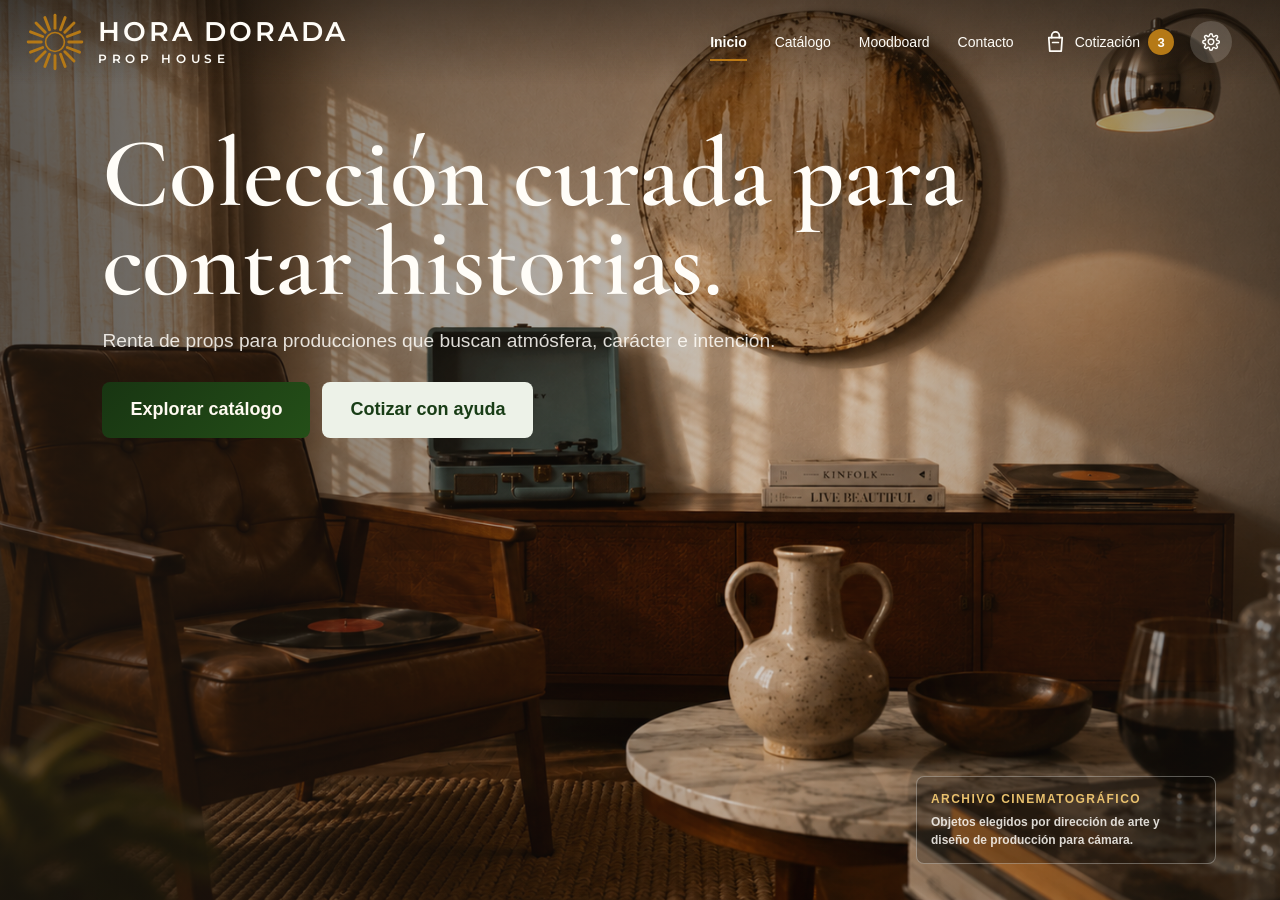
<file: index.html>
<!doctype html>
<html lang="es">
<head>
  <meta charset="utf-8" />
  <meta name="viewport" content="width=device-width, initial-scale=1" />
  <title>Hora Dorada Prop House</title>
  <link rel="preconnect" href="https://fonts.googleapis.com">
  <link rel="preconnect" href="https://fonts.gstatic.com" crossorigin>
  <link rel="preconnect" href="https://images.unsplash.com">
  <link rel="preload" as="image" href="assets/home-hero-golden-room.png">
  <link href="https://fonts.googleapis.com/css2?family=Cormorant+Garamond:wght@500;600;700&family=Montserrat:wght@400;500;600;700&display=swap" rel="stylesheet">
  <style>
    .page-view { display: none !important; }
    body[data-active-page="home"] .page-view[data-page="home"],
    body[data-active-page="contacto"] .page-view[data-page="contacto"],
    body[data-active-page="moodboard"] .page-view[data-page="moodboard"],
    body[data-active-page="cotizacion"] .page-view[data-page="cotizacion"] { display: block !important; }
    body[data-active-page="catalogo"] .page-view[data-page="catalogo"] { display: grid !important; }
  </style>
  <link rel="stylesheet" href="src/styles.css?v=contact-see-through-1" />
</head>
<body class="quote-panel-closed" data-active-page="home">
  <script>
    (() => {
      const hash = window.location.hash;
      const activePage = hash === "#contacto"
        ? "contacto"
        : hash === "#moodboard"
          ? "moodboard"
          : hash === "#cotizacion"
          ? "cotizacion"
          : hash === "#catalogo" || hash.startsWith("#producto/")
          ? "catalogo"
          : "home";

      document.body.dataset.activePage = activePage;
      document.body.classList.toggle("quote-panel-closed", activePage !== "catalogo");
    })();
  </script>
  <div class="app-shell">
    <header class="topbar">
      <div class="container topbar__inner">
        <a class="brand" href="#home" aria-label="Hora Dorada Prop House">
          <svg class="brand__sun" viewBox="0 0 80 80" role="img" aria-label="Sol de Hora Dorada">
            <circle class="brand__sun-core" cx="40" cy="40" r="13"></circle>
            <g class="brand__sun-rays">
              <path d="M40 3v18"></path><path d="M40 59v18"></path>
              <path d="M3 40h18"></path><path d="M59 40h18"></path>
              <path d="M13.8 13.8 26.5 26.5"></path><path d="M53.5 53.5l12.7 12.7"></path>
              <path d="M66.2 13.8 53.5 26.5"></path><path d="M26.5 53.5 13.8 66.2"></path>
              <path d="M26 6.2 32.4 23"></path><path d="M47.6 57 54 73.8"></path>
              <path d="M6.2 54 23 47.6"></path><path d="M57 32.4 73.8 26"></path>
              <path d="M54 6.2 47.6 23"></path><path d="M32.4 57 26 73.8"></path>
              <path d="M6.2 26 23 32.4"></path><path d="M57 47.6 73.8 54"></path>
            </g>
          </svg>
          <span class="brand__copy">
            <strong>Hora Dorada</strong>
            <span>Prop House</span>
          </span>
        </a>
        <div class="topbar__actions">
          <nav class="main-nav" aria-label="Navegación principal">
            <a class="main-nav__link" href="#home" data-nav-page="home">Inicio</a>
            <a class="main-nav__link" href="#catalogo" data-nav-page="catalogo">Catálogo</a>
            <a class="main-nav__link" href="#moodboard" data-nav-page="moodboard">Moodboard</a>
            <a class="main-nav__link" href="#contacto" data-nav-page="contacto">Contacto</a>
          </nav>

          <div class="topbar__status" title="Estado de conexión">
            <span id="sourceDot" class="source-dot"></span>
            <span id="sourceLabel">Datos de prueba</span>
          </div>
          <button class="header-action" id="headerQuoteButton" type="button" aria-label="Ver cotización" aria-controls="quotePanel" aria-expanded="true">
            <svg viewBox="0 0 24 24" aria-hidden="true"><path d="M8 7V5a4 4 0 0 1 8 0v2"></path><path d="M5 7h14l-1 14H6L5 7Z"></path><path d="M9 12h6"></path></svg>
            <span>Cotización</span>
            <strong id="quoteHeaderCount">0</strong>
          </button>
          <div id="quoteToast" class="quote-toast" role="status" aria-live="polite" hidden></div>
          <button id="settingsButton" class="icon-action icon-action--header" type="button" aria-label="Configurar Airtable" title="Configurar Airtable">
            <svg viewBox="0 0 24 24" aria-hidden="true"><path d="M12 15.5A3.5 3.5 0 1 0 12 8a3.5 3.5 0 0 0 0 7.5Z"></path><path d="M19.4 15a1.7 1.7 0 0 0 .3 1.9l.1.1a2 2 0 1 1-2.8 2.8l-.1-.1a1.7 1.7 0 0 0-1.9-.3 1.7 1.7 0 0 0-1 1.6V21a2 2 0 1 1-4 0v-.1a1.7 1.7 0 0 0-1-1.6 1.7 1.7 0 0 0-1.9.3l-.1.1A2 2 0 1 1 4.2 17l.1-.1a1.7 1.7 0 0 0 .3-1.9 1.7 1.7 0 0 0-1.6-1H3a2 2 0 1 1 0-4h.1a1.7 1.7 0 0 0 1.6-1 1.7 1.7 0 0 0-.3-1.9l-.1-.1A2 2 0 1 1 7 4.2l.1.1a1.7 1.7 0 0 0 1.9.3H9a1.7 1.7 0 0 0 1-1.6V3a2 2 0 1 1 4 0v.1a1.7 1.7 0 0 0 1 1.6h.1a1.7 1.7 0 0 0 1.9-.3l.1-.1A2 2 0 1 1 19.8 7l-.1.1a1.7 1.7 0 0 0-.3 1.9v.1a1.7 1.7 0 0 0 1.6 1h.1a2 2 0 1 1 0 4H21a1.7 1.7 0 0 0-1.6 1Z"></path></svg>
          </button>
        </div>
      </div>
    </header>


    <main class="container layout">
<section id="homePage" class="page-view home-page" data-page="home">
  <div class="home-hero">
    <div class="home-hero__content">
      <h1>Colección curada para contar historias.</h1>
      <p>Renta de props para producciones que buscan atmósfera, carácter e intención.</p>
      <div class="home-hero__actions">
        <a class="button button--primary home-cta" href="#catalogo">Explorar catálogo</a>
        <a class="button button--secondary home-cta" href="#contacto">Cotizar con ayuda</a>
      </div>
    </div>
    <div class="home-hero__note">
      <span>Archivo cinematográfico</span>
      <strong>Objetos elegidos por dirección de arte y diseño de producción para cámara.</strong>
    </div>
  </div>
</section>

<section id="contactPage" class="page-view contact-page" data-page="contacto">
  <div class="contact-landing">
    <section class="contact-landing__hero">
      <div class="contact-landing__copy">
        <p class="section-eyebrow">Contacto</p>
        <h1>Hablemos del mood de tu producción.</h1>
        <p>Renta de props para producciones que buscan atmósfera, carácter e intención. Escríbenos y seguimos por WhatsApp.</p>
        <form id="contactLeadForm" class="contact-lead-form">
          <p class="contact-card__badge">Envíanos tus datos y nos comunicaremos contigo.</p>
          <label>Nombre<input id="contactName" class="field" type="text" placeholder="Tu nombre" /></label>
          <label>WhatsApp<input id="contactWhatsapp" class="field" type="tel" placeholder="Número de WhatsApp" /></label>
          <textarea id="contactMessage" class="field contact-message-hidden" placeholder="Fechas, tipo de props o idea general"></textarea>
          <button class="button button--primary" type="submit">Enviar</button>
          <p id="contactStatus" class="form-status"></p>
        </form>
      </div>
    </section>

    <aside class="contact-card">
      <div class="contact-action-stack" aria-label="Canales de contacto">
        <div class="contact-action-card">
          <span>WhatsApp</span>
          <strong>81 1716 0541</strong>
          <a id="contactDirectWhatsApp" class="button button--primary contact-action-button" href="https://api.whatsapp.com/send?phone=528117160541" target="_blank" rel="noopener">
            <span class="contact-action-icon" aria-hidden="true">WA</span>
            Enviar WhatsApp
          </a>
        </div>
        <div class="contact-action-card">
          <span>Instagram</span>
          <strong>@horadoradaprophouse</strong>
          <a class="button button--secondary contact-action-button" href="https://www.instagram.com/horadoradaprophouse/" target="_blank" rel="noopener">
            <span class="contact-action-icon" aria-hidden="true">IG</span>
            Ver Instagram
          </a>
        </div>
      </div>
    </aside>

    <section class="contact-bodega" aria-label="Ubicación de bodega">
      <div>
        <p class="section-eyebrow">Bodega</p>
        <h2>Ubicación de bodega.</h2>
        <p>Recolección de props con cita previa. Integraremos el mapa real en cuanto tengamos el link de Google Maps.</p>
      </div>
      <div class="contact-bodega__details">
        <div><span>Visita</span><strong>Pickup con cita</strong></div>
        <div><span>Confirmación</span><strong>Por WhatsApp</strong></div>
        <div><span>Mapa</span><strong>Google Maps próximamente</strong></div>
      </div>
      <div class="contact-bodega__map" aria-hidden="true">
        <span>HD</span>
        <strong>Bodega Hora Dorada</strong>
      </div>
    </section>
  </div>
</section>

<section id="moodboardPage" class="page-view moodboard-page" data-page="moodboard">
  <div class="moodboard-shell">
    <section class="moodboard-intro">
      <div class="moodboard-intro__copy">
        <p class="section-eyebrow">Moodboard</p>
        <p>Junta props para visualizar el look &amp; feel antes de cotizar.</p>
      </div>
      <div class="moodboard-intro__actions">
        <a class="button button--secondary moodboard-link" href="#catalogo">Seguir explorando</a>
        <button id="moodboardToQuote" class="button button--primary moodboard-link" type="button">Mandar a cotización</button>
      </div>
    </section>

    <section class="moodboard-board" aria-label="Tablero visual del moodboard">
      <div id="moodboardGrid" class="moodboard-grid" aria-live="polite"></div>
    </section>

    <aside class="moodboard-list-card" aria-label="Props en moodboard">
      <div class="moodboard-list-card__head">
        <span id="moodboardCount">0 props</span>
        <strong>Props guardados</strong>
      </div>
      <div id="moodboardList" class="moodboard-list"></div>
    </aside>
  </div>
</section>

<section id="quotePage" class="page-view quote-page" data-page="cotizacion">
  <div class="quote-page__intro">
    <div class="quote-page__intro-copy">
      <p class="section-eyebrow">Cotización</p>
      <p>Revisa props, fechas y total estimado antes de enviar tu solicitud.</p>
    </div>
  </div>

  <div class="quote-page__grid">
    <section class="quote-page__content" aria-label="Props seleccionados para cotización">
      <div class="quote-page__content-head">
        <div>
          <p class="section-eyebrow">Revisión de props</p>
          <h2>Props seleccionados</h2>
        </div>
        <p>Los props no disponibles aparecen en gris y no se incluyen en el total final.</p>
      </div>

      <div id="quotePageItems" class="quote-page-items" aria-live="polite"></div>

      <form id="quotePageRequestForm" class="quote-page-form">
        <h2>Enviar solicitud</h2>
        <label>
          Nombre
          <input id="quotePageClientName" class="field" name="name" type="text" placeholder="Nombre del cliente" />
        </label>
        <label>
          WhatsApp
          <input id="quotePageClientWhatsapp" class="field" name="whatsapp" type="tel" placeholder="Número de WhatsApp" />
        </label>
        <label class="quote-page-form__wide">
          Notas
          <textarea id="quotePageClientNotes" class="field" name="notes" placeholder="Producción, locación, dudas o comentarios"></textarea>
        </label>
        <div class="quote-page-form__actions quote-page-form__wide">
          <button class="button button--primary" type="submit">Enviar solicitud</button>
          <button id="quotePageShareWhatsApp" class="button button--secondary" type="button">Compartir por WhatsApp</button>
        </div>
        <p id="quotePageRequestStatus" class="form-status quote-page-form__wide"></p>
      </form>
    </section>

    <aside class="quote-page-summary" aria-label="Resumen de cotización">
      <p class="section-eyebrow">Solicitud HD-2026</p>
      <h2>Cotización estimada.</h2>
      <p>Este panel funciona como portada viva: fechas, disponibilidad y total siempre visibles.</p>

      <div class="quote-page-dates">
        <label>
          <span>Salida</span>
          <input id="quotePageStartDate" class="field" type="date" />
        </label>
        <label>
          <span>Regreso</span>
          <input id="quotePageEndDate" class="field" type="date" />
        </label>
      </div>

      <div class="quote-page-metrics">
        <div><span>Días cobrados</span><strong id="quotePageDays">1 día</strong></div>
        <div><span>Props válidos</span><strong id="quotePageAvailableCount">0 disponibles</strong></div>
        <div><span>No disponibles</span><strong id="quotePageUnavailableCount">0 excluidos</strong></div>
      </div>

      <div class="quote-page-total">
        <div><span>Subtotal</span><strong id="quotePageSubtotal">$0 MXN</strong></div>
        <div><span>IVA 16%</span><strong id="quotePageIva">$0 MXN</strong></div>
        <div><span>Anticipo sugerido</span><strong id="quotePageDeposit">$0 MXN</strong></div>
        <div class="quote-page-total__main"><span>Total estimado</span><strong id="quotePageTotal">$0 MXN</strong></div>
      </div>

      <p id="quotePageAvailability" class="quote-page-note"></p>
      <a class="button button--secondary quote-page-summary__link" href="#catalogo">Seguir editando</a>
    </aside>
  </div>
</section>

<section class="catalog page-view" data-page="catalogo">
        <div class="catalog__head">
          <div>
            <h1>Catálogo de props</h1>
            <p>Selecciona piezas, elige fechas y revisa una cotización estimada.</p>
          </div>
        </div>

        <div class="catalog-controls" aria-label="Búsqueda y filtros de catálogo">
          <label class="search search--catalog" aria-label="Buscar props">
            <svg viewBox="0 0 24 24" aria-hidden="true">
              <circle cx="11" cy="11" r="7"></circle>
              <path d="m20 20-3.5-3.5"></path>
            </svg>
            <input id="searchInput" type="search" placeholder="Buscar props por nombre, código o palabra clave..." autocomplete="off" />
          </label>

          <div class="filters" aria-label="Filtros de catálogo">
            <label class="filter-field">
              <span>Categoría</span>
              <select id="categoryFilter" class="control" aria-label="Categoría"></select>
            </label>
          </div>
          <button id="clearFilters" class="button button--filter" type="button">
            <svg viewBox="0 0 24 24" aria-hidden="true"><path d="M4 7h10"></path><path d="M4 17h10"></path><path d="M17 5v4"></path><path d="M17 15v4"></path><path d="M14 7h6"></path><path d="M14 17h6"></path></svg>
            <span>Limpiar filtros</span>
          </button>
          <div id="catalogCount" class="catalog__count">0 props</div>
        </div>

        <div id="loadingState" class="empty-state">Cargando catálogo...</div>
        <div id="catalogGrid" class="catalog-grid" aria-live="polite"></div>
      </section>

      <aside id="quotePanel" class="quote" aria-label="Carrito de cotización">
        <div class="quote__inner">
          <div class="quote__head">
            <div class="quote__title">
              <svg viewBox="0 0 24 24" aria-hidden="true"><path d="M8 7V5a4 4 0 0 1 8 0v2"></path><path d="M5 7h14l-1 14H6L5 7Z"></path></svg>
              <h2>Tu cotización</h2>
            </div>
            <button id="quoteCloseButton" class="quote-close" type="button" aria-label="Cerrar cotización">×</button>
          </div>

          <div class="quote-dates">
            <label class="quote-date">
              <span>Salida</span>
              <div class="quote-date__input">
                <svg viewBox="0 0 24 24" aria-hidden="true"><path d="M7 3v4"></path><path d="M17 3v4"></path><path d="M4 9h16"></path><path d="M5 5h14v16H5z"></path></svg>
                <input id="startDate" class="field" type="date" />
              </div>
            </label>
            <div class="quote-date-arrow" aria-hidden="true">→</div>
            <label class="quote-date">
              <span>Regreso</span>
              <div class="quote-date__input">
                <svg viewBox="0 0 24 24" aria-hidden="true"><path d="M7 3v4"></path><path d="M17 3v4"></path><path d="M4 9h16"></path><path d="M5 5h14v16H5z"></path></svg>
                <input id="endDate" class="field" type="date" />
              </div>
            </label>
          </div>

          <div class="charged-days-row">
            <div>
              <span>Días cobrados</span>
              <small>El día de salida y el día de regreso no se cobran por práctica de la industria.</small>
            </div>
            <strong id="chargedDaysLabel">1 día</strong>
          </div>

          <div id="cartList" class="cart-list"></div>
          <div id="availabilityAlert" class="availability-alert"></div>

          <div class="totals">
            <div><span>Subtotal</span><strong id="subtotal">$0 MXN</strong></div>
            <div><span>IVA 16%</span><strong id="iva">$0 MXN</strong></div>
            <div class="totals__main"><span>Total estimado</span><strong id="total">$0 MXN</strong></div>
            <div class="totals__deposit"><span><svg viewBox="0 0 24 24" aria-hidden="true"><path d="M12 3 5 6v5c0 4.4 2.8 8.3 7 10 4.2-1.7 7-5.6 7-10V6l-7-3Z"></path><path d="m9 12 2 2 4-5"></path></svg>Anticipo sugerido (20%)</span><strong id="deposit">$0 MXN</strong></div>
          </div>

          <button id="reviewQuote" class="button button--primary" type="button">Revisar cotización</button>
        </div>
      </aside>
    </main>

    <section id="productPage" class="product-page" hidden>
      <div class="container product-page__inner">
        <button id="productBack" class="product-back" type="button">
          <svg viewBox="0 0 24 24" aria-hidden="true"><path d="m15 18-6-6 6-6"></path></svg>
          Volver al catálogo
        </button>
        <div id="productDetail" class="product-detail"></div>
      </div>
    </section>

    <div class="mobile-quote-bar">
      <div>
        <span id="mobileSelected">0 props seleccionados</span>
        <strong id="mobileTotal">$0 MXN</strong>
      </div>
      <button id="openCart" class="button button--primary" type="button">Ver cotización</button>
    </div>
  </div>

  <dialog id="quoteDialog" class="dialog">
    <section class="review">
      <header class="review__head">
        <div class="brand brand--compact">
          <svg class="brand__sun" viewBox="0 0 64 64" aria-hidden="true">
            <circle cx="32" cy="32" r="14"></circle>
            <g>
              <path d="M32 5v9"></path><path d="M32 50v9"></path><path d="M5 32h9"></path><path d="M50 32h9"></path>
              <path d="M13 13l6 6"></path><path d="M45 45l6 6"></path><path d="M51 13l-6 6"></path><path d="M19 45l-6 6"></path>
            </g>
          </svg>
          <span class="brand__copy">
            <strong>Cotización estimada</strong>
            <span>Hora Dorada Prop House</span>
          </span>
        </div>
        <button class="icon-action icon-action--soft" data-close-dialog type="button" aria-label="Cerrar">×</button>
      </header>

      <div class="review__body">
        <div class="review-stats">
          <div><span>Salida</span><strong id="reviewStart"></strong></div>
          <div><span>Regreso</span><strong id="reviewEnd"></strong></div>
          <div><span>Días cobrados</span><strong id="reviewDays"></strong></div>
        </div>

        <div id="reviewItems" class="review-items"></div>

        <div class="totals">
          <div><span>Subtotal</span><strong id="reviewSubtotal">$0 MXN</strong></div>
          <div><span>IVA 16%</span><strong id="reviewIva">$0 MXN</strong></div>
          <div class="totals__main"><span>Total estimado</span><strong id="reviewTotal">$0 MXN</strong></div>
          <div class="totals__deposit"><span><svg viewBox="0 0 24 24" aria-hidden="true"><path d="M12 3 5 6v5c0 4.4 2.8 8.3 7 10 4.2-1.7 7-5.6 7-10V6l-7-3Z"></path><path d="m9 12 2 2 4-5"></path></svg>Anticipo sugerido (20%)</span><strong id="reviewDeposit">$0 MXN</strong></div>
        </div>

        <p class="disclaimer">Esta cotización es estimada. No confirma disponibilidad ni aparta inventario hasta revisión de Hora Dorada Prop House.</p>

        <form id="requestForm" class="client-form">
          <label>
            Nombre
            <input id="clientName" class="field" name="name" type="text" placeholder="Nombre del cliente" />
          </label>
          <label>
            WhatsApp
            <input id="clientWhatsapp" class="field" name="whatsapp" type="tel" placeholder="Número de WhatsApp" />
          </label>
          <label class="client-form__wide">
            Notas
            <textarea id="clientNotes" class="field" name="notes" placeholder="Comentarios, medidas, locación o dudas"></textarea>
          </label>
          <div class="review-actions client-form__wide">
            <button class="button button--primary" type="submit">Enviar solicitud</button>
            <button id="shareWhatsApp" class="button button--secondary" type="button">Compartir por WhatsApp</button>
          </div>
          <p id="requestStatus" class="form-status client-form__wide"></p>
        </form>
      </div>
    </section>
  </dialog>

  <dialog id="successDialog" class="dialog dialog--success">
    <section class="success-view">
      <header class="success-view__head">
        <div class="success-icon" aria-hidden="true">✓</div>
        <button class="icon-action icon-action--soft" data-close-dialog type="button" aria-label="Cerrar">×</button>
      </header>
      <div class="success-view__body">
        <h2>Solicitud enviada a Hora Dorada</h2>
        <p>Alguien se comunicará contigo por WhatsApp para dar seguimiento a tu solicitud lo más pronto posible.</p>
        <div class="success-actions">
          <button id="successWhatsApp" class="button button--primary" type="button">Enviar solicitud por WhatsApp</button>
          <button id="downloadPdf" class="button button--secondary" type="button">Descargar PDF</button>
        </div>
      </div>
    </section>
  </dialog>

  <dialog id="settingsDialog" class="dialog dialog--settings">
    <form id="settingsForm" class="settings">
      <header class="settings__head">
        <h2>Conexión Airtable</h2>
        <button class="icon-action icon-action--soft" data-close-dialog type="button" aria-label="Cerrar">×</button>
      </header>

      <p class="settings__note">Para pruebas en GitHub Pages, el token se guarda solo en este navegador. No lo subas al repositorio. En la versión pública lo moveremos a una función serverless.</p>

      <label>
        Modo de datos
        <select id="dataMode" class="field">
          <option value="mock">Datos de prueba</option>
          <option value="airtable">Airtable directo para pruebas</option>
        </select>
      </label>
      <label>
        Airtable Base ID
        <input id="airtableBaseId" class="field" type="text" placeholder="app..." />
      </label>
      <label>
        Personal Access Token
        <input id="airtableToken" class="field" type="password" placeholder="pat..." autocomplete="off" />
      </label>
      <label>
        Estados visibles en catálogo
        <input id="allowedStates" class="field" type="text" placeholder="Disponible, Rentado, En mantenimiento" />
      </label>

      <div class="settings-grid">
        <label>
          Tabla inventario
          <input id="inventoryTable" class="field" type="text" />
        </label>
        <label>
          Tabla rentas
          <input id="rentalsTable" class="field" type="text" />
        </label>
        <label>
          Tabla solicitudes
          <input id="requestsTable" class="field" type="text" />
        </label>
      </div>

      <div class="settings-actions">
        <button class="button button--secondary" id="useMockData" type="button">Usar prueba</button>
        <button class="button button--primary" type="submit">Guardar y cargar</button>
      </div>
    </form>
  </dialog>

  <script type="module" src="src/app.js?v=contact-see-through-1"></script>
</body>
</html>
</file>
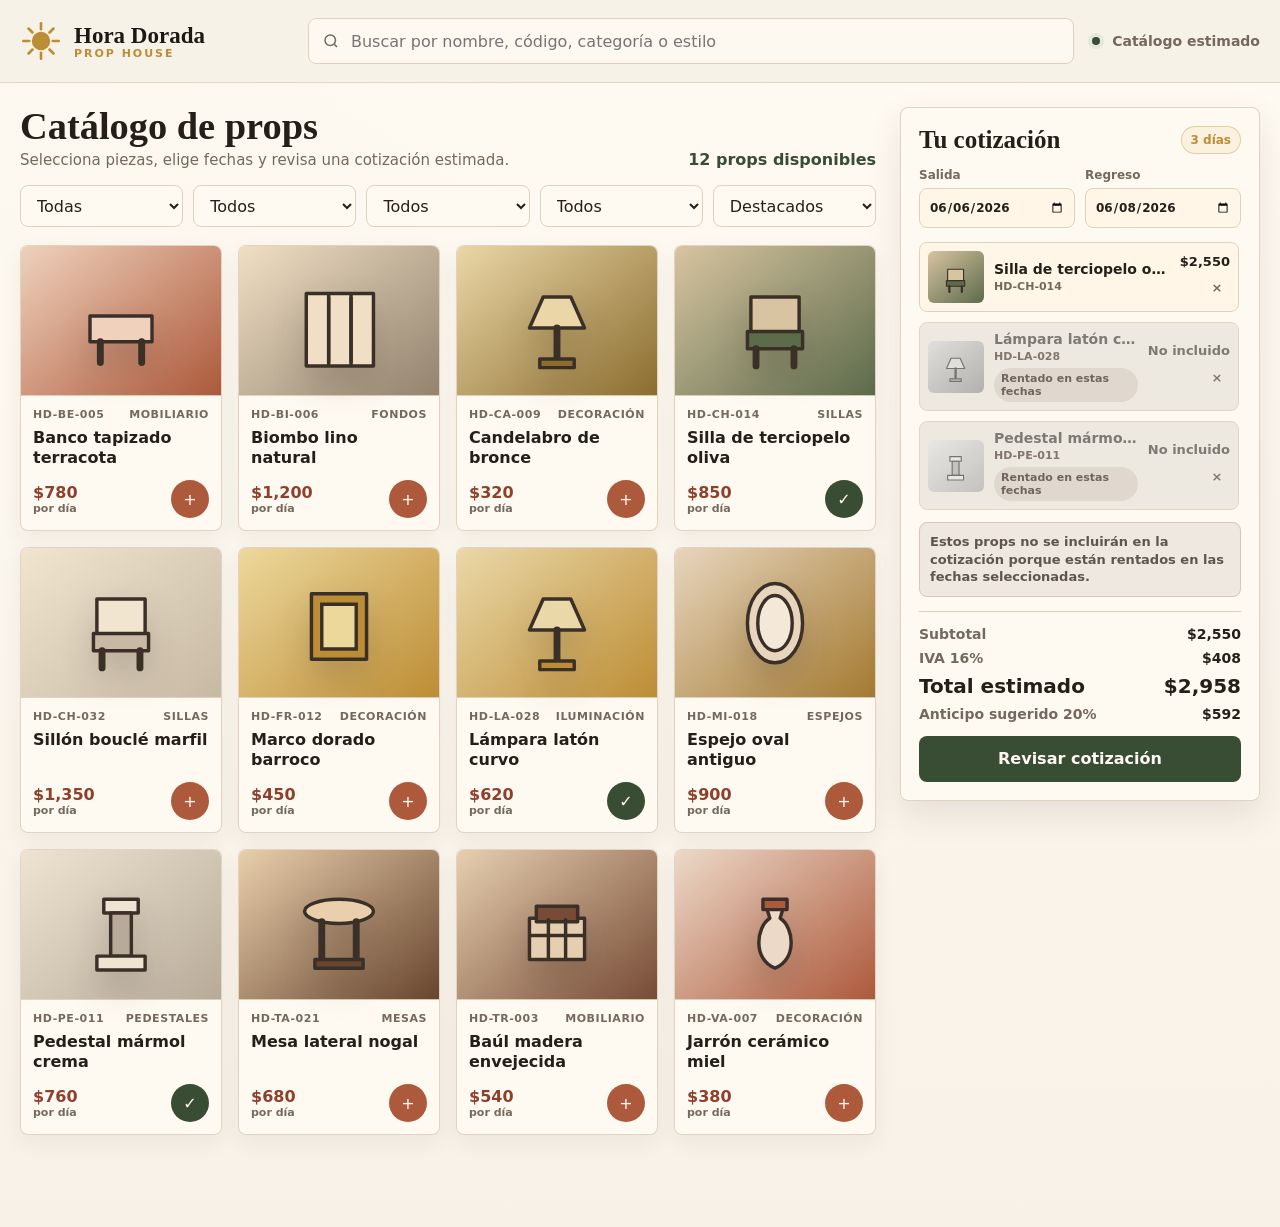
<file: hora-dorada-clientes-mockup.html>
<!doctype html>
<html lang="es">
<head>
  <meta charset="utf-8" />
  <meta name="viewport" content="width=device-width, initial-scale=1" />
  <title>Hora Dorada Prop House | Catálogo</title>
  <style>
    :root {
      --ivory: #f7f1e7;
      --paper: #fffaf1;
      --paper-strong: #fff6e7;
      --charcoal: #251f1a;
      --muted: #75685d;
      --line: #dfd1bf;
      --gold: #bd8d35;
      --gold-soft: #ead2a0;
      --terracotta: #ad593b;
      --terracotta-dark: #8e402c;
      --olive: #394d35;
      --olive-soft: #e3e9dc;
      --danger-soft: #efe8e0;
      --disabled: #9d958d;
      --shadow: 0 14px 34px rgba(52, 39, 26, 0.10);
      --radius: 8px;
      font-family: Inter, ui-sans-serif, system-ui, -apple-system, BlinkMacSystemFont, "Segoe UI", sans-serif;
    }

    * {
      box-sizing: border-box;
    }

    body {
      margin: 0;
      color: var(--charcoal);
      background:
        linear-gradient(180deg, rgba(255, 250, 241, 0.92), rgba(247, 241, 231, 0.98)),
        radial-gradient(circle at 12% 8%, rgba(189, 141, 53, 0.14), transparent 26%);
    }

    button,
    input,
    select,
    textarea {
      font: inherit;
    }

    button {
      cursor: pointer;
    }

    .app {
      min-height: 100vh;
      padding-bottom: 92px;
    }

    .shell {
      width: min(1440px, calc(100% - 40px));
      margin: 0 auto;
    }

    .header {
      position: sticky;
      top: 0;
      z-index: 20;
      border-bottom: 1px solid rgba(223, 209, 191, 0.86);
      background: rgba(247, 241, 231, 0.92);
      backdrop-filter: blur(18px);
    }

    .header-inner {
      display: grid;
      grid-template-columns: 270px minmax(220px, 1fr) auto;
      gap: 18px;
      align-items: center;
      min-height: 82px;
    }

    .brand {
      display: flex;
      gap: 12px;
      align-items: center;
      min-width: 0;
    }

    .sun {
      width: 42px;
      height: 42px;
      flex: 0 0 auto;
    }

    .brand-text {
      display: grid;
      gap: 1px;
      line-height: 1;
    }

    .brand-main {
      font-family: Georgia, "Times New Roman", serif;
      font-size: 23px;
      font-weight: 800;
      letter-spacing: 0;
      color: #1d1814;
      white-space: nowrap;
    }

    .brand-sub {
      color: var(--gold);
      font-size: 11px;
      font-weight: 800;
      letter-spacing: 0.18em;
      text-transform: uppercase;
    }

    .search-wrap {
      position: relative;
    }

    .search-wrap svg {
      position: absolute;
      left: 14px;
      top: 50%;
      width: 18px;
      height: 18px;
      color: var(--muted);
      transform: translateY(-50%);
      pointer-events: none;
    }

    .search {
      width: 100%;
      height: 46px;
      border: 1px solid var(--line);
      border-radius: var(--radius);
      padding: 0 14px 0 42px;
      color: var(--charcoal);
      background: rgba(255, 250, 241, 0.88);
      outline: none;
    }

    .search:focus,
    .control:focus,
    .field:focus {
      border-color: var(--gold);
      box-shadow: 0 0 0 3px rgba(189, 141, 53, 0.16);
    }

    .header-actions {
      display: flex;
      justify-content: flex-end;
      align-items: center;
      gap: 12px;
      color: var(--muted);
      font-size: 14px;
      font-weight: 700;
    }

    .status-dot {
      width: 8px;
      height: 8px;
      border-radius: 50%;
      background: var(--olive);
      box-shadow: 0 0 0 4px var(--olive-soft);
    }

    .main {
      display: grid;
      grid-template-columns: minmax(0, 1fr) 360px;
      gap: 24px;
      padding-top: 24px;
    }

    .catalog-head {
      display: flex;
      justify-content: space-between;
      gap: 18px;
      align-items: flex-end;
      margin-bottom: 16px;
    }

    h1 {
      margin: 0 0 6px;
      font-family: Georgia, "Times New Roman", serif;
      font-size: clamp(32px, 3vw, 48px);
      line-height: 1;
      letter-spacing: 0;
    }

    .lede {
      margin: 0;
      color: var(--muted);
      font-size: 15px;
    }

    .count {
      color: var(--olive);
      font-weight: 800;
      white-space: nowrap;
    }

    .toolbar {
      display: grid;
      grid-template-columns: repeat(5, minmax(130px, 1fr));
      gap: 10px;
      margin-bottom: 18px;
    }

    .control {
      height: 42px;
      min-width: 0;
      border: 1px solid var(--line);
      border-radius: var(--radius);
      padding: 0 12px;
      color: var(--charcoal);
      background: var(--paper);
      outline: none;
    }

    .grid {
      display: grid;
      grid-template-columns: repeat(4, minmax(0, 1fr));
      gap: 16px;
      align-items: start;
    }

    .card {
      overflow: hidden;
      border: 1px solid rgba(223, 209, 191, 0.9);
      border-radius: var(--radius);
      background: var(--paper);
      box-shadow: 0 8px 22px rgba(52, 39, 26, 0.06);
    }

    .photo {
      display: grid;
      place-items: center;
      aspect-ratio: 4 / 3;
      background: linear-gradient(140deg, var(--photo-a), var(--photo-b));
      border-bottom: 1px solid rgba(223, 209, 191, 0.82);
    }

    .photo svg {
      width: 74%;
      height: 74%;
      filter: drop-shadow(0 16px 16px rgba(37, 31, 26, 0.16));
    }

    .card-body {
      padding: 12px;
    }

    .meta {
      display: flex;
      justify-content: space-between;
      gap: 8px;
      margin-bottom: 7px;
      color: var(--muted);
      font-size: 11px;
      font-weight: 800;
      letter-spacing: 0.05em;
      text-transform: uppercase;
    }

    .name {
      min-height: 40px;
      margin: 0;
      font-size: 16px;
      line-height: 1.2;
      font-weight: 850;
    }

    .card-foot {
      display: flex;
      align-items: center;
      justify-content: space-between;
      gap: 10px;
      margin-top: 12px;
    }

    .price {
      font-weight: 900;
      color: var(--terracotta-dark);
    }

    .price span {
      display: block;
      color: var(--muted);
      font-size: 11px;
      font-weight: 700;
    }

    .icon-button,
    .mobile-filter {
      display: inline-grid;
      place-items: center;
      width: 38px;
      height: 38px;
      border: 0;
      border-radius: 50%;
      color: #fffaf1;
      background: var(--terracotta);
    }

    .icon-button.added {
      background: var(--olive);
    }

    .quote-panel {
      position: sticky;
      top: 106px;
      align-self: start;
      border: 1px solid rgba(223, 209, 191, 0.95);
      border-radius: var(--radius);
      background: rgba(255, 250, 241, 0.96);
      box-shadow: var(--shadow);
    }

    .quote-inner {
      padding: 18px;
    }

    .panel-top {
      display: flex;
      align-items: center;
      justify-content: space-between;
      gap: 12px;
      margin-bottom: 14px;
    }

    .panel-title {
      margin: 0;
      font-family: Georgia, "Times New Roman", serif;
      font-size: 25px;
      line-height: 1.05;
    }

    .pill {
      border: 1px solid rgba(189, 141, 53, 0.35);
      border-radius: 999px;
      padding: 6px 9px;
      color: var(--gold);
      background: rgba(234, 210, 160, 0.22);
      font-size: 12px;
      font-weight: 850;
      white-space: nowrap;
    }

    .dates {
      display: grid;
      grid-template-columns: 1fr 1fr;
      gap: 10px;
      margin-bottom: 14px;
    }

    label {
      display: grid;
      gap: 6px;
      min-width: 0;
      color: var(--muted);
      font-size: 12px;
      font-weight: 850;
    }

    .field {
      width: 100%;
      min-width: 0;
      height: 40px;
      border: 1px solid var(--line);
      border-radius: var(--radius);
      padding: 0 9px;
      color: var(--charcoal);
      background: var(--paper-strong);
      outline: none;
    }

    .cart-list {
      display: grid;
      gap: 10px;
      max-height: 290px;
      overflow: auto;
      padding-right: 2px;
    }

    .cart-empty {
      border: 1px dashed var(--line);
      border-radius: var(--radius);
      padding: 16px;
      color: var(--muted);
      background: rgba(247, 241, 231, 0.6);
      text-align: center;
      font-size: 14px;
    }

    .cart-item {
      display: grid;
      grid-template-columns: 56px minmax(0, 1fr) auto;
      gap: 10px;
      align-items: center;
      border: 1px solid var(--line);
      border-radius: var(--radius);
      padding: 8px;
      background: var(--paper-strong);
    }

    .cart-item.unavailable {
      color: #716b65;
      background: #ece7df;
      opacity: 0.9;
    }

    .thumb {
      display: grid;
      place-items: center;
      width: 56px;
      height: 52px;
      border-radius: 6px;
      background: linear-gradient(140deg, var(--photo-a), var(--photo-b));
      overflow: hidden;
    }

    .cart-item.unavailable .thumb {
      filter: grayscale(1);
      opacity: 0.72;
    }

    .thumb svg {
      width: 70%;
      height: 70%;
    }

    .cart-name {
      margin: 0 0 3px;
      overflow: hidden;
      font-size: 14px;
      font-weight: 850;
      text-overflow: ellipsis;
      white-space: nowrap;
    }

    .cart-code {
      color: var(--muted);
      font-size: 11px;
      font-weight: 800;
    }

    .badge {
      display: inline-flex;
      align-items: center;
      margin-top: 5px;
      border-radius: 999px;
      padding: 4px 7px;
      color: #5f554d;
      background: #ddd4ca;
      font-size: 11px;
      font-weight: 850;
    }

    .cart-price {
      display: grid;
      justify-items: end;
      gap: 6px;
      font-size: 13px;
      font-weight: 900;
      white-space: nowrap;
    }

    .remove {
      width: 26px;
      height: 26px;
      border: 0;
      border-radius: 50%;
      color: var(--muted);
      background: transparent;
    }

    .remove:hover {
      color: var(--terracotta-dark);
      background: rgba(173, 89, 59, 0.12);
    }

    .alert {
      display: none;
      margin-top: 12px;
      border: 1px solid #d8c7b6;
      border-radius: var(--radius);
      padding: 10px;
      color: #5f554d;
      background: var(--danger-soft);
      font-size: 13px;
      line-height: 1.35;
      font-weight: 750;
    }

    .alert.show {
      display: block;
    }

    .totals {
      display: grid;
      gap: 8px;
      margin-top: 14px;
      border-top: 1px solid var(--line);
      padding-top: 14px;
    }

    .row {
      display: flex;
      justify-content: space-between;
      gap: 10px;
      color: var(--muted);
      font-size: 14px;
      font-weight: 750;
    }

    .row strong {
      color: var(--charcoal);
    }

    .row.total {
      color: var(--charcoal);
      font-size: 20px;
      font-weight: 900;
    }

    .primary,
    .secondary {
      display: inline-flex;
      align-items: center;
      justify-content: center;
      width: 100%;
      min-height: 46px;
      border: 0;
      border-radius: var(--radius);
      padding: 0 16px;
      font-weight: 900;
    }

    .primary {
      margin-top: 14px;
      color: #fffaf1;
      background: var(--olive);
    }

    .primary:disabled {
      cursor: not-allowed;
      color: #f5efe3;
      background: #9b9b8c;
    }

    .secondary {
      color: var(--olive);
      background: var(--olive-soft);
    }

    .mobile-bar {
      position: fixed;
      right: 0;
      bottom: 0;
      left: 0;
      z-index: 30;
      display: none;
      border-top: 1px solid var(--line);
      padding: 12px 16px calc(12px + env(safe-area-inset-bottom));
      background: rgba(255, 250, 241, 0.96);
      box-shadow: 0 -14px 30px rgba(52, 39, 26, 0.10);
    }

    .mobile-bar-inner {
      display: grid;
      grid-template-columns: 1fr auto;
      gap: 14px;
      align-items: center;
    }

    .mobile-total {
      display: grid;
      gap: 2px;
      font-size: 12px;
      color: var(--muted);
      font-weight: 800;
    }

    .mobile-total strong {
      color: var(--charcoal);
      font-size: 18px;
    }

    .mobile-cta {
      min-height: 44px;
      border: 0;
      border-radius: var(--radius);
      padding: 0 16px;
      color: #fffaf1;
      background: var(--olive);
      font-weight: 900;
    }

    .modal {
      position: fixed;
      inset: 0;
      z-index: 50;
      display: none;
      place-items: center;
      padding: 20px;
      background: rgba(37, 31, 26, 0.34);
    }

    .modal.show {
      display: grid;
    }

    .quote-review {
      width: min(720px, 100%);
      max-height: min(840px, calc(100vh - 34px));
      overflow: auto;
      border-radius: var(--radius);
      background: var(--paper);
      box-shadow: 0 22px 70px rgba(37, 31, 26, 0.24);
    }

    .review-head {
      display: flex;
      align-items: center;
      justify-content: space-between;
      gap: 18px;
      border-bottom: 1px solid var(--line);
      padding: 18px 20px;
    }

    .review-head h2 {
      margin: 0;
      font-family: Georgia, "Times New Roman", serif;
      font-size: 30px;
    }

    .close {
      width: 38px;
      height: 38px;
      border: 0;
      border-radius: 50%;
      color: var(--charcoal);
      background: var(--danger-soft);
    }

    .review-body {
      display: grid;
      gap: 18px;
      padding: 20px;
    }

    .review-grid {
      display: grid;
      grid-template-columns: 1fr 1fr 1fr;
      gap: 10px;
    }

    .mini-stat {
      border: 1px solid var(--line);
      border-radius: var(--radius);
      padding: 12px;
      background: var(--paper-strong);
    }

    .mini-stat span {
      display: block;
      color: var(--muted);
      font-size: 12px;
      font-weight: 850;
    }

    .mini-stat strong {
      display: block;
      margin-top: 4px;
      font-size: 15px;
    }

    .review-items {
      display: grid;
      gap: 10px;
    }

    .review-item {
      display: grid;
      grid-template-columns: 58px minmax(0, 1fr) auto;
      gap: 12px;
      align-items: center;
      border-bottom: 1px solid var(--line);
      padding-bottom: 10px;
    }

    .review-item:last-child {
      border-bottom: 0;
      padding-bottom: 0;
    }

    .disclaimer {
      border-left: 4px solid var(--gold);
      border-radius: var(--radius);
      padding: 12px;
      color: #5e534a;
      background: rgba(234, 210, 160, 0.24);
      font-size: 14px;
      line-height: 1.45;
      font-weight: 750;
    }

    .client-fields {
      display: grid;
      grid-template-columns: 1fr 1fr;
      gap: 10px;
    }

    .client-fields label:last-child {
      grid-column: 1 / -1;
    }

    textarea.field {
      height: 74px;
      padding-top: 10px;
      resize: vertical;
    }

    .review-actions {
      display: grid;
      grid-template-columns: 1fr 1fr;
      gap: 10px;
    }

    .mobile-only {
      display: none;
    }

    @media (max-width: 1180px) {
      .main {
        grid-template-columns: minmax(0, 1fr) 340px;
      }

      .grid {
        grid-template-columns: repeat(3, minmax(0, 1fr));
      }

      .toolbar {
        grid-template-columns: repeat(3, minmax(140px, 1fr));
      }
    }

    @media (max-width: 900px) {
      .shell {
        width: min(100% - 28px, 720px);
      }

      .header-inner {
        grid-template-columns: 1fr auto;
        gap: 12px;
        min-height: 76px;
      }

      .search-wrap {
        grid-column: 1 / -1;
        grid-row: 2;
        margin-bottom: 12px;
      }

      .header-actions {
        font-size: 0;
      }

      .main {
        display: block;
        padding-top: 18px;
      }

      .catalog-head {
        align-items: flex-start;
      }

      h1 {
        font-size: 34px;
      }

      .toolbar {
        display: flex;
        gap: 8px;
        overflow-x: auto;
        padding-bottom: 6px;
      }

      .control {
        flex: 0 0 auto;
        width: 150px;
      }

      .mobile-only {
        display: inline-grid;
      }

      .grid {
        grid-template-columns: repeat(2, minmax(0, 1fr));
        gap: 12px;
      }

      .card-body {
        padding: 10px;
      }

      .name {
        min-height: 38px;
        font-size: 14px;
      }

      .quote-panel {
        position: fixed;
        inset: auto 10px calc(74px + env(safe-area-inset-bottom)) 10px;
        z-index: 42;
        display: none;
        max-height: min(78vh, 680px);
        overflow: auto;
      }

      .quote-panel.show-mobile {
        display: block;
      }

      .mobile-bar {
        display: block;
      }

      .review-grid,
      .client-fields,
      .review-actions {
        grid-template-columns: 1fr;
      }
    }

    @media (max-width: 460px) {
      .shell {
        width: calc(100% - 22px);
      }

      .brand-main {
        font-size: 20px;
      }

      .brand-sub {
        font-size: 10px;
      }

      .sun {
        width: 38px;
        height: 38px;
      }

      .header-inner {
        min-height: 70px;
      }

      .catalog-head {
        display: grid;
        gap: 8px;
      }

      .lede {
        font-size: 14px;
      }

      .meta {
        display: grid;
        gap: 3px;
      }

      .price {
        font-size: 13px;
      }

      .icon-button {
        width: 34px;
        height: 34px;
      }
    }
  </style>
</head>
<body>
  <div class="app">
    <header class="header">
      <div class="shell header-inner">
        <div class="brand" aria-label="Hora Dorada Prop House">
          <svg class="sun" viewBox="0 0 64 64" role="img" aria-label="Sol de Hora Dorada">
            <circle cx="32" cy="32" r="14" fill="#bd8d35"></circle>
            <g stroke="#bd8d35" stroke-width="4" stroke-linecap="round">
              <path d="M32 5v9"></path>
              <path d="M32 50v9"></path>
              <path d="M5 32h9"></path>
              <path d="M50 32h9"></path>
              <path d="M13 13l6 6"></path>
              <path d="M45 45l6 6"></path>
              <path d="M51 13l-6 6"></path>
              <path d="M19 45l-6 6"></path>
            </g>
          </svg>
          <div class="brand-text">
            <span class="brand-main">Hora Dorada</span>
            <span class="brand-sub">Prop House</span>
          </div>
        </div>

        <div class="search-wrap">
          <svg viewBox="0 0 24 24" fill="none" stroke="currentColor" stroke-width="2" aria-hidden="true">
            <circle cx="11" cy="11" r="7"></circle>
            <path d="m20 20-3.5-3.5"></path>
          </svg>
          <input id="search" class="search" type="search" placeholder="Buscar por nombre, código, categoría o estilo" />
        </div>

        <div class="header-actions">
          <span class="status-dot"></span>
          <span>Catálogo estimado</span>
        </div>
      </div>
    </header>

    <main class="shell main">
      <section>
        <div class="catalog-head">
          <div>
            <h1>Catálogo de props</h1>
            <p class="lede">Selecciona piezas, elige fechas y revisa una cotización estimada.</p>
          </div>
          <div id="catalogCount" class="count">0 props disponibles</div>
        </div>

        <div class="toolbar" aria-label="Filtros de catálogo">
          <button class="mobile-filter mobile-only" type="button" title="Filtros">
            <svg width="18" height="18" viewBox="0 0 24 24" fill="none" stroke="currentColor" stroke-width="2" aria-hidden="true">
              <path d="M4 6h16"></path><path d="M7 12h10"></path><path d="M10 18h4"></path>
            </svg>
          </button>
          <select id="categoryFilter" class="control" aria-label="Categoría"></select>
          <select id="styleFilter" class="control" aria-label="Estilo"></select>
          <select id="stateFilter" class="control" aria-label="Estado"></select>
          <select id="priceFilter" class="control" aria-label="Precio"></select>
          <select id="sortFilter" class="control" aria-label="Orden"></select>
        </div>

        <div id="catalogGrid" class="grid" aria-live="polite"></div>
      </section>

      <aside id="quotePanel" class="quote-panel" aria-label="Carrito de cotización">
        <div class="quote-inner">
          <div class="panel-top">
            <h2 class="panel-title">Tu cotización</h2>
            <span id="daysPill" class="pill">1 día</span>
          </div>

          <div class="dates">
            <label>
              Salida
              <input id="startDate" class="field" type="date" />
            </label>
            <label>
              Regreso
              <input id="endDate" class="field" type="date" />
            </label>
          </div>

          <div id="cartList" class="cart-list"></div>
          <div id="availabilityAlert" class="alert"></div>

          <div class="totals">
            <div class="row"><span>Subtotal</span><strong id="subtotal">$0 MXN</strong></div>
            <div class="row"><span>IVA 16%</span><strong id="iva">$0 MXN</strong></div>
            <div class="row total"><span>Total estimado</span><strong id="total">$0 MXN</strong></div>
            <div class="row"><span>Anticipo sugerido 20%</span><strong id="deposit">$0 MXN</strong></div>
          </div>

          <button id="reviewQuote" class="primary" type="button">Revisar cotización</button>
        </div>
      </aside>
    </main>

    <div class="mobile-bar">
      <div class="mobile-bar-inner">
        <div class="mobile-total">
          <span id="mobileSelected">0 props seleccionados</span>
          <strong id="mobileTotal">$0 MXN</strong>
        </div>
        <button id="openCart" class="mobile-cta" type="button">Ver cotización</button>
      </div>
    </div>
  </div>

  <div id="quoteModal" class="modal" role="dialog" aria-modal="true" aria-labelledby="quoteTitle">
    <section class="quote-review">
      <div class="review-head">
        <div class="brand">
          <svg class="sun" viewBox="0 0 64 64" aria-hidden="true">
            <circle cx="32" cy="32" r="14" fill="#bd8d35"></circle>
            <g stroke="#bd8d35" stroke-width="4" stroke-linecap="round">
              <path d="M32 5v9"></path><path d="M32 50v9"></path><path d="M5 32h9"></path><path d="M50 32h9"></path>
              <path d="M13 13l6 6"></path><path d="M45 45l6 6"></path><path d="M51 13l-6 6"></path><path d="M19 45l-6 6"></path>
            </g>
          </svg>
          <div>
            <h2 id="quoteTitle">Cotización estimada</h2>
            <div class="brand-sub">Hora Dorada Prop House</div>
          </div>
        </div>
        <button id="closeQuote" class="close" type="button" aria-label="Cerrar">×</button>
      </div>

      <div class="review-body">
        <div class="review-grid">
          <div class="mini-stat"><span>Salida</span><strong id="reviewStart"></strong></div>
          <div class="mini-stat"><span>Regreso</span><strong id="reviewEnd"></strong></div>
          <div class="mini-stat"><span>Días cobrados</span><strong id="reviewDays"></strong></div>
        </div>

        <div id="reviewItems" class="review-items"></div>

        <div class="totals">
          <div class="row"><span>Subtotal</span><strong id="reviewSubtotal">$0 MXN</strong></div>
          <div class="row"><span>IVA 16%</span><strong id="reviewIva">$0 MXN</strong></div>
          <div class="row total"><span>Total estimado</span><strong id="reviewTotal">$0 MXN</strong></div>
          <div class="row"><span>Anticipo sugerido 20%</span><strong id="reviewDeposit">$0 MXN</strong></div>
        </div>

        <p class="disclaimer">Esta cotización es estimada. No confirma disponibilidad ni aparta inventario hasta revisión de Hora Dorada Prop House.</p>

        <div class="client-fields">
          <label>
            Nombre
            <input class="field" type="text" placeholder="Nombre del cliente" />
          </label>
          <label>
            WhatsApp
            <input class="field" type="tel" placeholder="Número de WhatsApp" />
          </label>
          <label>
            Notas
            <textarea class="field" placeholder="Comentarios, medidas, locación o dudas"></textarea>
          </label>
        </div>

        <div class="review-actions">
          <button class="primary" type="button">Enviar solicitud</button>
          <button id="shareWhatsApp" class="secondary" type="button">Compartir por WhatsApp</button>
        </div>
      </div>
    </section>
  </div>

  <script>
    const allowedPublicStates = ["Disponible", "Disponible con detalle", "En showroom"];

    const props = [
      { id: "p1", name: "Silla de terciopelo oliva", code: "HD-CH-014", category: "Sillas", style: "Vintage", state: "Disponible", price: 850, type: "chair", colors: ["#d8c4a0", "#5c6b4b"] },
      { id: "p2", name: "Lámpara latón curvo", code: "HD-LA-028", category: "Iluminación", style: "Art déco", state: "Disponible", price: 620, type: "lamp", colors: ["#ead8a8", "#bd8d35"] },
      { id: "p3", name: "Jarrón cerámico miel", code: "HD-VA-007", category: "Decoración", style: "Orgánico", state: "En showroom", price: 380, type: "vase", colors: ["#ecd9c8", "#ad593b"] },
      { id: "p4", name: "Espejo oval antiguo", code: "HD-MI-018", category: "Espejos", style: "Clásico", state: "Disponible", price: 900, type: "mirror", colors: ["#e7d5bd", "#a47a31"] },
      { id: "p5", name: "Pedestal mármol crema", code: "HD-PE-011", category: "Pedestales", style: "Editorial", state: "Disponible con detalle", price: 760, type: "pedestal", colors: ["#efe4d2", "#b7aa99"] },
      { id: "p6", name: "Baúl madera envejecida", code: "HD-TR-003", category: "Mobiliario", style: "Rústico", state: "Disponible", price: 540, type: "trunk", colors: ["#e6cfb0", "#774b35"] },
      { id: "p7", name: "Biombo lino natural", code: "HD-BI-006", category: "Fondos", style: "Minimal", state: "En showroom", price: 1200, type: "screen", colors: ["#f0dfc4", "#93836f"] },
      { id: "p8", name: "Mesa lateral nogal", code: "HD-TA-021", category: "Mesas", style: "Mid-century", state: "Disponible", price: 680, type: "table", colors: ["#e9cfac", "#68452e"] },
      { id: "p9", name: "Marco dorado barroco", code: "HD-FR-012", category: "Decoración", style: "Clásico", state: "Disponible", price: 450, type: "frame", colors: ["#edd89c", "#bd8d35"] },
      { id: "p10", name: "Sillón bouclé marfil", code: "HD-CH-032", category: "Sillas", style: "Editorial", state: "Disponible", price: 1350, type: "chair", colors: ["#f1e5d0", "#c7b9a4"] },
      { id: "p11", name: "Candelabro de bronce", code: "HD-CA-009", category: "Decoración", style: "Art déco", state: "Disponible con detalle", price: 320, type: "lamp", colors: ["#ead6a6", "#8b6d2f"] },
      { id: "p12", name: "Banco tapizado terracota", code: "HD-BE-005", category: "Mobiliario", style: "Vintage", state: "Disponible", price: 780, type: "bench", colors: ["#efd1bc", "#ad593b"] }
    ];

    const confirmedRentals = [
      { propIds: ["p2", "p5"], start: "2026-06-06", end: "2026-06-08", status: "Confirmada" },
      { propIds: ["p8"], start: "2026-06-10", end: "2026-06-13", status: "Confirmada" },
      { propIds: ["p10"], start: "2026-06-14", end: "2026-06-15", status: "Confirmada" }
    ];

    const state = {
      search: "",
      category: "Todas",
      style: "Todos",
      itemState: "Todos",
      price: "Todos",
      sort: "Destacados",
      selectedIds: ["p1", "p2", "p5"],
      startDate: "2026-06-06",
      endDate: "2026-06-08"
    };

    const money = new Intl.NumberFormat("es-MX", {
      style: "currency",
      currency: "MXN",
      maximumFractionDigits: 0
    });

    const els = {
      search: document.querySelector("#search"),
      categoryFilter: document.querySelector("#categoryFilter"),
      styleFilter: document.querySelector("#styleFilter"),
      stateFilter: document.querySelector("#stateFilter"),
      priceFilter: document.querySelector("#priceFilter"),
      sortFilter: document.querySelector("#sortFilter"),
      catalogGrid: document.querySelector("#catalogGrid"),
      catalogCount: document.querySelector("#catalogCount"),
      startDate: document.querySelector("#startDate"),
      endDate: document.querySelector("#endDate"),
      daysPill: document.querySelector("#daysPill"),
      cartList: document.querySelector("#cartList"),
      availabilityAlert: document.querySelector("#availabilityAlert"),
      subtotal: document.querySelector("#subtotal"),
      iva: document.querySelector("#iva"),
      total: document.querySelector("#total"),
      deposit: document.querySelector("#deposit"),
      reviewQuote: document.querySelector("#reviewQuote"),
      mobileSelected: document.querySelector("#mobileSelected"),
      mobileTotal: document.querySelector("#mobileTotal"),
      openCart: document.querySelector("#openCart"),
      quotePanel: document.querySelector("#quotePanel"),
      quoteModal: document.querySelector("#quoteModal"),
      closeQuote: document.querySelector("#closeQuote"),
      reviewStart: document.querySelector("#reviewStart"),
      reviewEnd: document.querySelector("#reviewEnd"),
      reviewDays: document.querySelector("#reviewDays"),
      reviewItems: document.querySelector("#reviewItems"),
      reviewSubtotal: document.querySelector("#reviewSubtotal"),
      reviewIva: document.querySelector("#reviewIva"),
      reviewTotal: document.querySelector("#reviewTotal"),
      reviewDeposit: document.querySelector("#reviewDeposit"),
      shareWhatsApp: document.querySelector("#shareWhatsApp")
    };

    function formatMoney(value) {
      return money.format(value);
    }

    function formatDate(value) {
      const date = new Date(`${value}T12:00:00`);
      return date.toLocaleDateString("es-MX", { day: "numeric", month: "short", year: "numeric" });
    }

    function calculateRentalDays(start, end) {
      const startDate = new Date(`${start}T12:00:00`);
      const endDate = new Date(`${end}T12:00:00`);
      if (Number.isNaN(startDate.getTime()) || Number.isNaN(endDate.getTime()) || endDate < startDate) return 1;
      const diff = endDate.getTime() - startDate.getTime();
      return Math.max(1, Math.ceil(diff / 86400000) + 1);
    }

    function datesOverlap(startA, endA, startB, endB) {
      return new Date(`${startA}T00:00:00`) <= new Date(`${endB}T23:59:59`) &&
        new Date(`${startB}T00:00:00`) <= new Date(`${endA}T23:59:59`);
    }

    function isPropUnavailable(propId) {
      return confirmedRentals.some((rental) =>
        rental.status === "Confirmada" &&
        rental.propIds.includes(propId) &&
        datesOverlap(state.startDate, state.endDate, rental.start, rental.end)
      );
    }

    function getUnavailableMessage(count) {
      if (count === 1) {
        return "Este prop no se incluirá en la cotización porque está rentado en las fechas seleccionadas.";
      }
      return "Estos props no se incluirán en la cotización porque están rentados en las fechas seleccionadas.";
    }

    function calculateQuoteTotals() {
      const days = calculateRentalDays(state.startDate, state.endDate);
      const selected = state.selectedIds.map((id) => props.find((prop) => prop.id === id)).filter(Boolean);
      const available = selected.filter((prop) => !isPropUnavailable(prop.id));
      const unavailable = selected.filter((prop) => isPropUnavailable(prop.id));
      const subtotal = available.reduce((sum, prop) => sum + prop.price * days, 0);
      const iva = Math.round(subtotal * 0.16);
      const total = subtotal + iva;
      const deposit = Math.round(total * 0.2);
      return { days, selected, available, unavailable, subtotal, iva, total, deposit };
    }

    function uniqueOptions(key, allLabel) {
      const values = [...new Set(props.filter((prop) => allowedPublicStates.includes(prop.state)).map((prop) => prop[key]))].sort();
      return [allLabel, ...values];
    }

    function setSelectOptions(select, options) {
      select.innerHTML = options.map((option) => `<option value="${option}">${option}</option>`).join("");
    }

    function propArt(prop) {
      const [a, b] = prop.colors;
      const common = `fill="${b}" stroke="#3b3028" stroke-width="2" stroke-linejoin="round"`;
      const soft = `fill="${a}" stroke="#3b3028" stroke-width="2" stroke-linejoin="round"`;
      const art = {
        chair: `<path ${soft} d="M18 18h28v22H18z"></path><path ${common} d="M16 38h32v10H16z"></path><path stroke="#3b3028" stroke-width="4" stroke-linecap="round" d="M21 48v10M43 48v10"></path>`,
        lamp: `<path ${soft} d="M24 18h16l8 18H16z"></path><path stroke="#3b3028" stroke-width="4" stroke-linecap="round" d="M32 36v18"></path><path ${common} d="M22 54h20v5H22z"></path>`,
        vase: `<path ${soft} d="M26 18h12l-3 10c8 5 10 24-3 29-13-5-11-24-3-29z"></path><path ${common} d="M25 17h14v6H25z"></path>`,
        mirror: `<ellipse ${soft} cx="32" cy="32" rx="16" ry="23"></ellipse><ellipse fill="rgba(255,250,241,.55)" stroke="#3b3028" stroke-width="2" cx="32" cy="32" rx="10" ry="16"></ellipse>`,
        pedestal: `<path ${soft} d="M22 17h20v8H22z"></path><path ${common} d="M26 25h12v25H26z"></path><path ${soft} d="M18 50h28v8H18z"></path>`,
        trunk: `<path ${soft} d="M16 28h32v24H16z"></path><path ${common} d="M20 21h24v9H20z"></path><path stroke="#3b3028" stroke-width="2" d="M16 38h32M27 28v24M37 28v24"></path>`,
        screen: `<path ${soft} d="M13 16h13v42H13zM26 16h13v42H26zM39 16h13v42H39z"></path><path stroke="#3b3028" stroke-width="2" d="M26 18v38M39 18v38"></path>`,
        table: `<ellipse ${soft} cx="32" cy="24" rx="20" ry="7"></ellipse><path stroke="#3b3028" stroke-width="4" stroke-linecap="round" d="M22 30v24M42 30v24"></path><path ${common} d="M18 52h28v5H18z"></path>`,
        frame: `<path ${common} d="M16 15h32v38H16z"></path><path fill="${a}" stroke="#3b3028" stroke-width="2" d="M22 21h20v26H22z"></path>`,
        bench: `<path ${soft} d="M14 29h36v15H14z"></path><path stroke="#3b3028" stroke-width="4" stroke-linecap="round" d="M20 44v12M44 44v12"></path>`
      };
      return `<svg viewBox="0 0 64 64" aria-hidden="true">${art[prop.type] || art.vase}</svg>`;
    }

    function getFilteredProps() {
      const search = state.search.trim().toLowerCase();
      let items = props.filter((prop) => allowedPublicStates.includes(prop.state));

      if (search) {
        items = items.filter((prop) => [prop.name, prop.code, prop.category, prop.style].some((value) => value.toLowerCase().includes(search)));
      }
      if (state.category !== "Todas") items = items.filter((prop) => prop.category === state.category);
      if (state.style !== "Todos") items = items.filter((prop) => prop.style === state.style);
      if (state.itemState !== "Todos") items = items.filter((prop) => prop.state === state.itemState);
      if (state.price === "Hasta $500") items = items.filter((prop) => prop.price <= 500);
      if (state.price === "$501 - $900") items = items.filter((prop) => prop.price > 500 && prop.price <= 900);
      if (state.price === "Más de $900") items = items.filter((prop) => prop.price > 900);

      return items.sort((a, b) => {
        if (state.sort === "Precio menor") return a.price - b.price;
        if (state.sort === "Precio mayor") return b.price - a.price;
        if (state.sort === "Nombre A-Z") return a.name.localeCompare(b.name);
        return a.code.localeCompare(b.code);
      });
    }

    function renderCatalog() {
      const items = getFilteredProps();
      els.catalogCount.textContent = `${items.length} props disponibles`;
      els.catalogGrid.innerHTML = items.map((prop) => {
        const selected = state.selectedIds.includes(prop.id);
        return `
          <article class="card">
            <div class="photo" style="--photo-a: ${prop.colors[0]}; --photo-b: ${prop.colors[1]}">${propArt(prop)}</div>
            <div class="card-body">
              <div class="meta"><span>${prop.code}</span><span>${prop.category}</span></div>
              <h3 class="name">${prop.name}</h3>
              <div class="card-foot">
                <div class="price">${formatMoney(prop.price)}<span>por día</span></div>
                <button class="icon-button ${selected ? "added" : ""}" type="button" aria-label="${selected ? "Quitar" : "Agregar"} ${prop.name}" data-add="${prop.id}">
                  ${selected ? "✓" : "+"}
                </button>
              </div>
            </div>
          </article>
        `;
      }).join("");
    }

    function renderCart() {
      const totals = calculateQuoteTotals();
      els.daysPill.textContent = `${totals.days} ${totals.days === 1 ? "día" : "días"}`;
      els.reviewQuote.disabled = totals.available.length === 0;

      if (!totals.selected.length) {
        els.cartList.innerHTML = `<div class="cart-empty">Agrega props para armar tu cotización.</div>`;
      } else {
        els.cartList.innerHTML = totals.selected.map((prop) => {
          const unavailable = isPropUnavailable(prop.id);
          const lineTotal = prop.price * totals.days;
          return `
            <div class="cart-item ${unavailable ? "unavailable" : ""}">
              <div class="thumb" style="--photo-a: ${prop.colors[0]}; --photo-b: ${prop.colors[1]}">${propArt(prop)}</div>
              <div>
                <p class="cart-name">${prop.name}</p>
                <div class="cart-code">${prop.code}</div>
                ${unavailable ? `<span class="badge">Rentado en estas fechas</span>` : ""}
              </div>
              <div class="cart-price">
                <span>${unavailable ? "No incluido" : formatMoney(lineTotal)}</span>
                <button class="remove" type="button" aria-label="Quitar ${prop.name}" data-remove="${prop.id}">×</button>
              </div>
            </div>
          `;
        }).join("");
      }

      if (totals.unavailable.length) {
        els.availabilityAlert.textContent = getUnavailableMessage(totals.unavailable.length);
        els.availabilityAlert.classList.add("show");
      } else {
        els.availabilityAlert.classList.remove("show");
      }

      els.subtotal.textContent = formatMoney(totals.subtotal);
      els.iva.textContent = formatMoney(totals.iva);
      els.total.textContent = formatMoney(totals.total);
      els.deposit.textContent = formatMoney(totals.deposit);
      els.mobileSelected.textContent = `${totals.selected.length} ${totals.selected.length === 1 ? "prop seleccionado" : "props seleccionados"}`;
      els.mobileTotal.textContent = formatMoney(totals.total);
    }

    function renderReview() {
      const totals = calculateQuoteTotals();
      els.reviewStart.textContent = formatDate(state.startDate);
      els.reviewEnd.textContent = formatDate(state.endDate);
      els.reviewDays.textContent = `${totals.days} ${totals.days === 1 ? "día" : "días"}`;
      els.reviewItems.innerHTML = totals.available.map((prop) => `
        <div class="review-item">
          <div class="thumb" style="--photo-a: ${prop.colors[0]}; --photo-b: ${prop.colors[1]}">${propArt(prop)}</div>
          <div>
            <p class="cart-name">${prop.name}</p>
            <div class="cart-code">${prop.code} · ${formatMoney(prop.price)} por día</div>
          </div>
          <strong>${formatMoney(prop.price * totals.days)}</strong>
        </div>
      `).join("") || `<div class="cart-empty">No hay props disponibles para cotizar en estas fechas.</div>`;
      els.reviewSubtotal.textContent = formatMoney(totals.subtotal);
      els.reviewIva.textContent = formatMoney(totals.iva);
      els.reviewTotal.textContent = formatMoney(totals.total);
      els.reviewDeposit.textContent = formatMoney(totals.deposit);
    }

    function renderAll() {
      renderCatalog();
      renderCart();
    }

    function initFilters() {
      setSelectOptions(els.categoryFilter, uniqueOptions("category", "Todas"));
      setSelectOptions(els.styleFilter, uniqueOptions("style", "Todos"));
      setSelectOptions(els.stateFilter, ["Todos", ...allowedPublicStates]);
      setSelectOptions(els.priceFilter, ["Todos", "Hasta $500", "$501 - $900", "Más de $900"]);
      setSelectOptions(els.sortFilter, ["Destacados", "Precio menor", "Precio mayor", "Nombre A-Z"]);
      els.startDate.value = state.startDate;
      els.endDate.value = state.endDate;
    }

    document.addEventListener("click", (event) => {
      const addButton = event.target.closest("[data-add]");
      const removeButton = event.target.closest("[data-remove]");
      if (addButton) {
        const id = addButton.dataset.add;
        state.selectedIds = state.selectedIds.includes(id)
          ? state.selectedIds.filter((selectedId) => selectedId !== id)
          : [...state.selectedIds, id];
        renderAll();
      }
      if (removeButton) {
        state.selectedIds = state.selectedIds.filter((id) => id !== removeButton.dataset.remove);
        renderAll();
      }
    });

    els.search.addEventListener("input", (event) => {
      state.search = event.target.value;
      renderCatalog();
    });

    els.categoryFilter.addEventListener("change", (event) => {
      state.category = event.target.value;
      renderCatalog();
    });

    els.styleFilter.addEventListener("change", (event) => {
      state.style = event.target.value;
      renderCatalog();
    });

    els.stateFilter.addEventListener("change", (event) => {
      state.itemState = event.target.value;
      renderCatalog();
    });

    els.priceFilter.addEventListener("change", (event) => {
      state.price = event.target.value;
      renderCatalog();
    });

    els.sortFilter.addEventListener("change", (event) => {
      state.sort = event.target.value;
      renderCatalog();
    });

    els.startDate.addEventListener("change", (event) => {
      state.startDate = event.target.value;
      if (state.endDate < state.startDate) {
        state.endDate = state.startDate;
        els.endDate.value = state.endDate;
      }
      renderCart();
    });

    els.endDate.addEventListener("change", (event) => {
      state.endDate = event.target.value < state.startDate ? state.startDate : event.target.value;
      els.endDate.value = state.endDate;
      renderCart();
    });

    els.reviewQuote.addEventListener("click", () => {
      renderReview();
      els.quoteModal.classList.add("show");
      els.quotePanel.classList.remove("show-mobile");
    });

    els.closeQuote.addEventListener("click", () => {
      els.quoteModal.classList.remove("show");
    });

    els.quoteModal.addEventListener("click", (event) => {
      if (event.target === els.quoteModal) els.quoteModal.classList.remove("show");
    });

    els.openCart.addEventListener("click", () => {
      els.quotePanel.classList.toggle("show-mobile");
    });

    els.shareWhatsApp.addEventListener("click", () => {
      const totals = calculateQuoteTotals();
      const lines = [
        "Hola, quiero revisar esta cotización estimada de Hora Dorada Prop House:",
        `Fechas: ${formatDate(state.startDate)} a ${formatDate(state.endDate)}`,
        `Props: ${totals.available.map((prop) => prop.code).join(", ")}`,
        `Total estimado: ${formatMoney(totals.total)}`
      ];
      window.open(`https://wa.me/?text=${encodeURIComponent(lines.join("\n"))}`, "_blank");
    });

    initFilters();
    renderAll();
  </script>
</body>
</html>
</file>
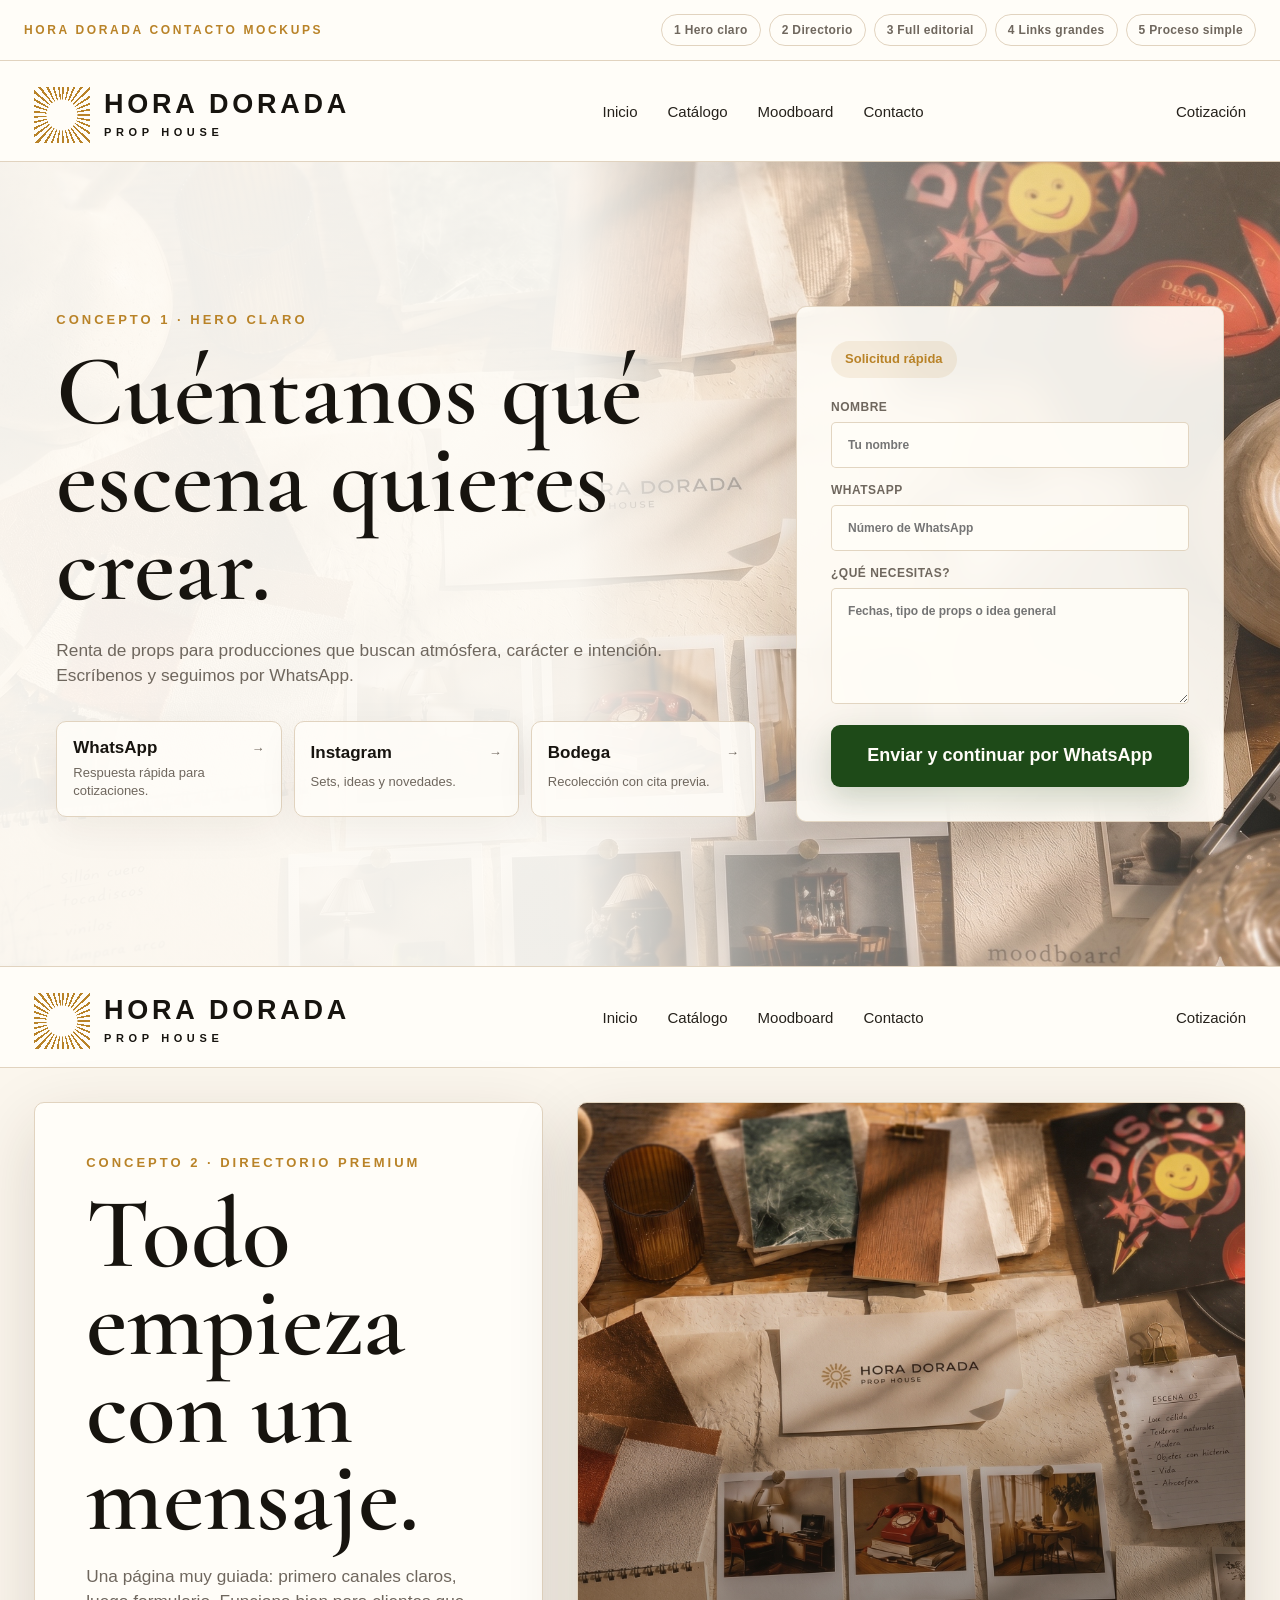
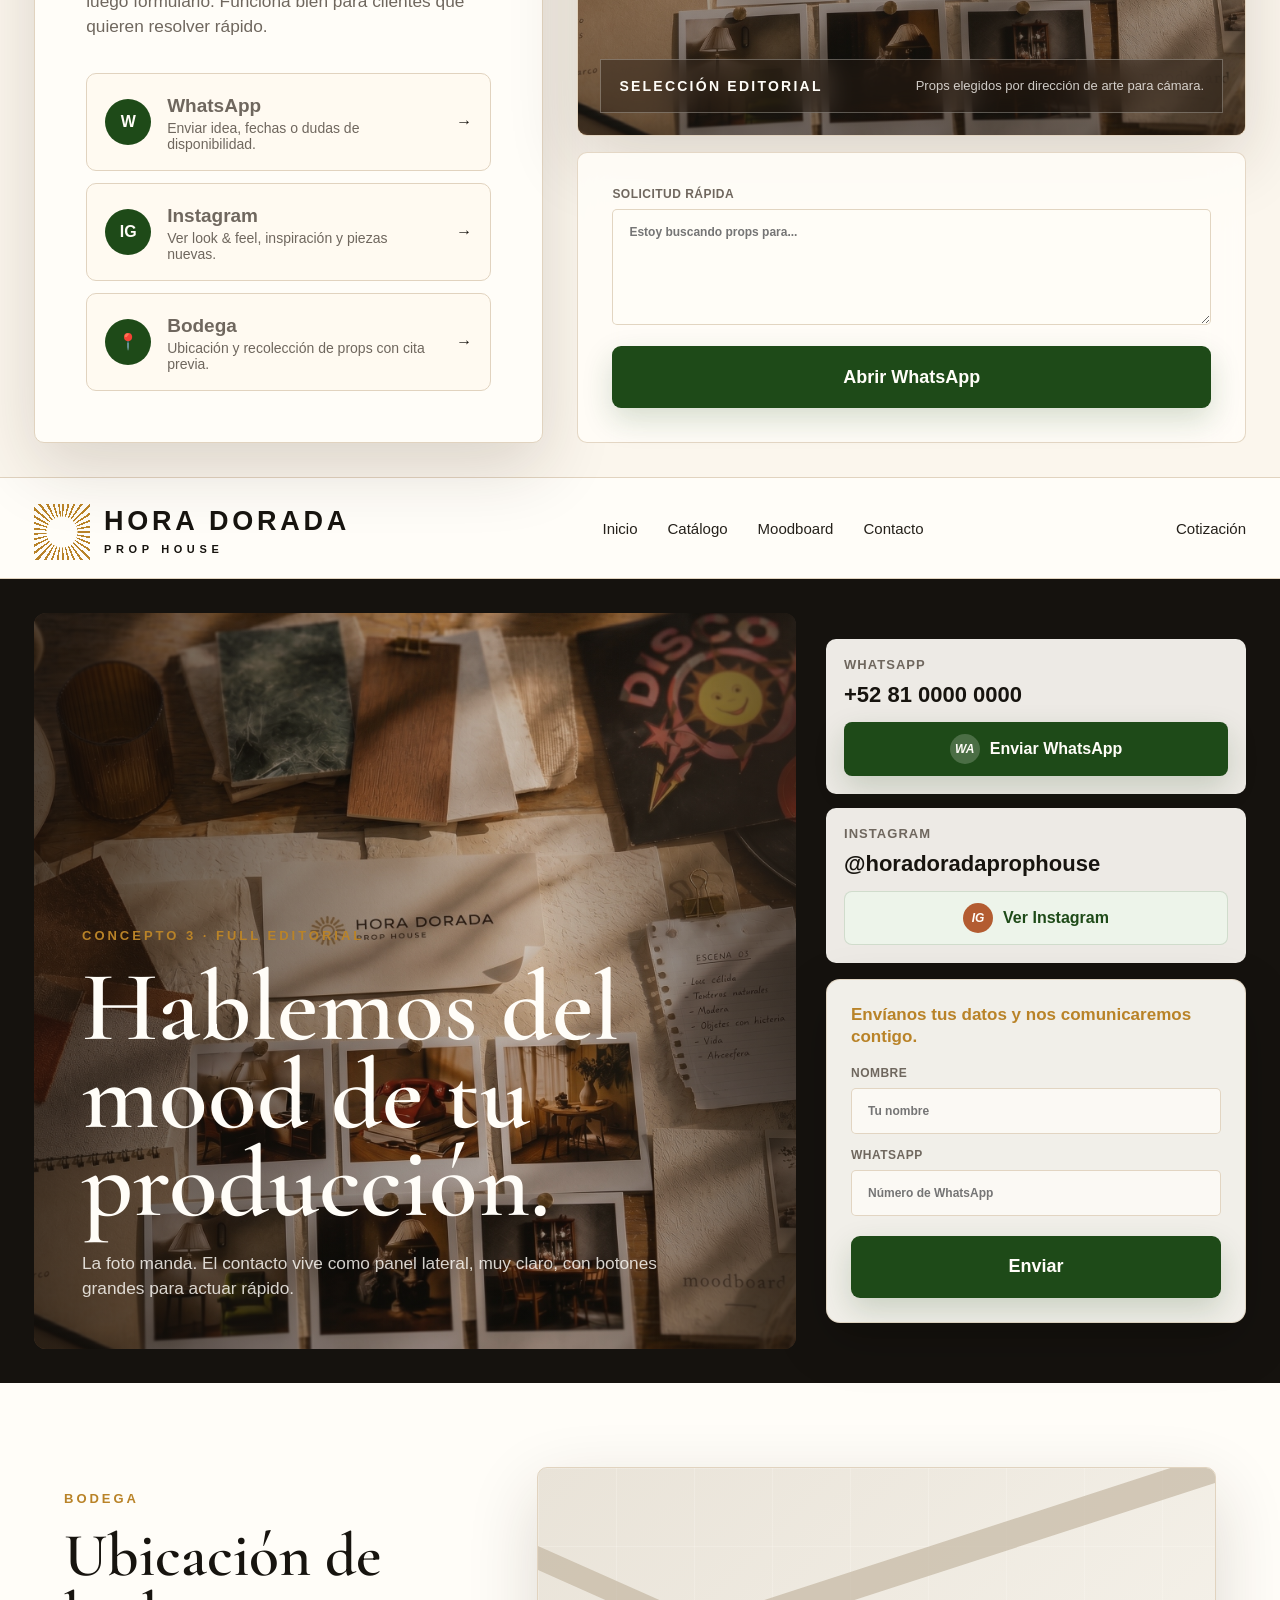
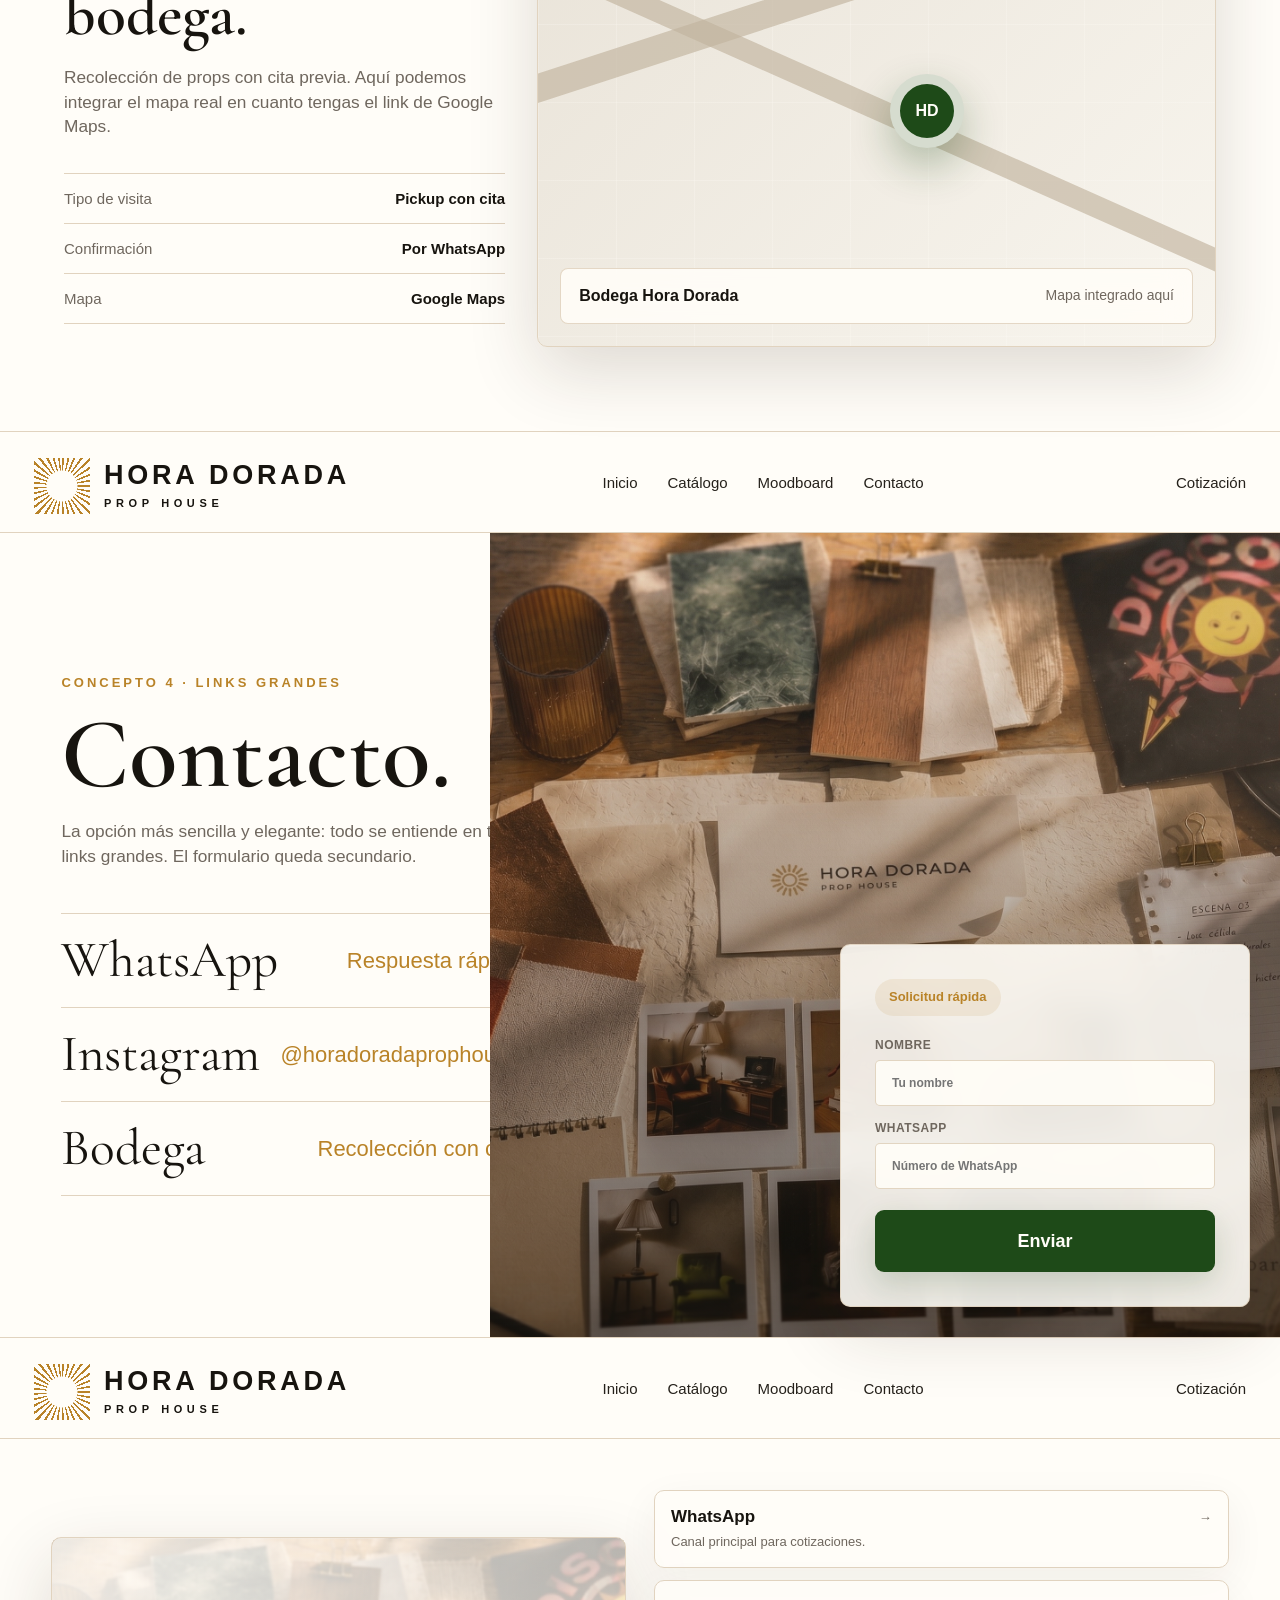
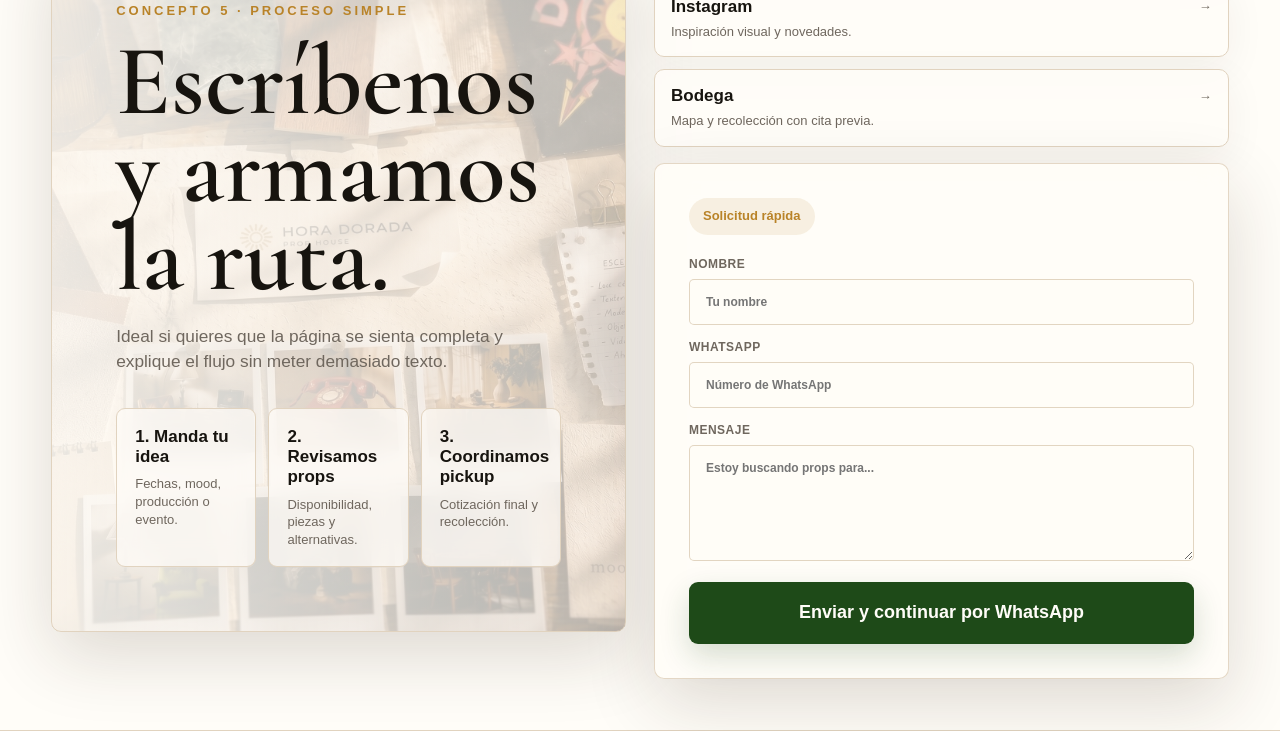
<file: hora-dorada-contacto-mockups.html>
<!doctype html>
<html lang="es">
<head>
  <meta charset="utf-8" />
  <meta name="viewport" content="width=device-width, initial-scale=1" />
  <title>Hora Dorada | Contacto Mockups</title>
  <link rel="preconnect" href="https://fonts.googleapis.com" />
  <link rel="preconnect" href="https://fonts.gstatic.com" crossorigin />
  <link href="https://fonts.googleapis.com/css2?family=Cormorant+Garamond:wght@500;600;700&display=swap" rel="stylesheet" />
  <style>
    :root {
      --paper: #fffdf8;
      --cream: #f7efe4;
      --cream-soft: #fbf6ed;
      --ink: #17140f;
      --muted: #6f675e;
      --line: #e1d3bf;
      --gold: #b98328;
      --olive: #1e4a18;
      --terracotta: #b35c31;
      --shadow: 0 24px 70px rgba(50, 34, 20, 0.16);
      color: var(--ink);
      font-family: "Avenir Next", "Helvetica Neue", Arial, sans-serif;
      background: var(--paper);
    }

    * {
      box-sizing: border-box;
    }

    html {
      scroll-behavior: smooth;
    }

    body {
      margin: 0;
      background: var(--paper);
    }

    a {
      color: inherit;
      text-decoration: none;
    }

    p {
      margin: 0;
      color: var(--muted);
      font-size: clamp(17px, 1.35vw, 22px);
      line-height: 1.44;
    }

    h1,
    h2 {
      margin: 0;
      font-family: "Cormorant Garamond", Georgia, serif;
      font-weight: 600;
      letter-spacing: 0;
    }

    h1 {
      font-size: clamp(62px, 7.8vw, 132px);
      line-height: 0.88;
    }

    h2 {
      font-size: clamp(38px, 4.8vw, 76px);
      line-height: 0.96;
    }

    input,
    textarea,
    select {
      width: 100%;
      border: 1px solid rgba(225, 211, 191, 0.95);
      border-radius: 5px;
      padding: 15px 16px;
      color: var(--ink);
      background: rgba(255, 253, 248, 0.9);
      font: inherit;
      outline-color: var(--gold);
    }

    textarea {
      min-height: 116px;
      resize: vertical;
    }

    .mock-nav {
      position: sticky;
      top: 0;
      z-index: 40;
      display: flex;
      align-items: center;
      justify-content: space-between;
      gap: 18px;
      border-bottom: 1px solid var(--line);
      padding: 14px 24px;
      background: rgba(255, 253, 248, 0.92);
      backdrop-filter: blur(18px);
    }

    .mock-nav strong {
      color: var(--gold);
      font-size: 12px;
      letter-spacing: 0.22em;
      text-transform: uppercase;
      white-space: nowrap;
    }

    .mock-nav nav {
      display: flex;
      flex-wrap: wrap;
      gap: 8px;
      justify-content: flex-end;
    }

    .mock-nav a {
      border: 1px solid var(--line);
      border-radius: 999px;
      padding: 8px 12px;
      color: var(--muted);
      font-size: 12px;
      font-weight: 700;
      letter-spacing: 0.03em;
      background: rgba(255, 253, 248, 0.82);
    }

    .mock {
      min-height: 100vh;
      border-bottom: 1px solid var(--line);
      background: var(--paper);
    }

    .site-header {
      display: grid;
      grid-template-columns: auto 1fr auto;
      align-items: center;
      gap: 28px;
      min-height: 96px;
      border-bottom: 1px solid var(--line);
      padding: 18px 34px;
      background: rgba(255, 253, 248, 0.94);
    }

    .brand {
      display: flex;
      align-items: center;
      gap: 14px;
    }

    .sun {
      width: 56px;
      height: 56px;
      flex: 0 0 auto;
      background:
        radial-gradient(circle at center, transparent 0 11px, var(--gold) 12px 14px, transparent 15px),
        repeating-conic-gradient(from 0deg, var(--gold) 0 4deg, transparent 4deg 11deg);
      mask: radial-gradient(circle at center, transparent 0 15px, #000 16px);
    }

    .brand strong {
      display: block;
      color: var(--ink);
      font-size: 27px;
      font-weight: 700;
      letter-spacing: 0.14em;
      line-height: 0.95;
      text-transform: uppercase;
    }

    .brand span {
      display: block;
      margin-top: 8px;
      color: var(--ink);
      font-size: 11px;
      font-weight: 700;
      letter-spacing: 0.42em;
      text-transform: uppercase;
    }

    .site-header nav,
    .header-actions {
      display: flex;
      align-items: center;
      justify-content: center;
      gap: 30px;
      color: #25211b;
      font-size: 15px;
      font-weight: 500;
    }

    .header-actions {
      justify-content: flex-end;
      gap: 18px;
    }

    .eyebrow {
      margin-bottom: 18px;
      color: var(--gold);
      font-size: 13px;
      font-weight: 800;
      letter-spacing: 0.23em;
      text-transform: uppercase;
    }

    .button {
      display: inline-flex;
      align-items: center;
      justify-content: center;
      min-height: 62px;
      border: 0;
      border-radius: 9px;
      padding: 0 30px;
      color: var(--paper);
      background: var(--olive);
      font-size: 18px;
      font-weight: 800;
      box-shadow: 0 12px 30px rgba(30, 74, 24, 0.18);
    }

    .button--soft {
      color: var(--olive);
      background: #eef5eb;
      box-shadow: none;
    }

    .quick-row {
      display: grid;
      grid-template-columns: repeat(3, minmax(0, 1fr));
      gap: 12px;
    }

    .quick-link {
      display: grid;
      gap: 6px;
      border: 1px solid var(--line);
      border-radius: 10px;
      padding: 16px;
      background: rgba(255, 253, 248, 0.86);
      box-shadow: 0 12px 40px rgba(50, 34, 20, 0.06);
    }

    .quick-link b {
      display: flex;
      align-items: center;
      justify-content: space-between;
      color: var(--ink);
      font-size: 17px;
    }

    .quick-link span {
      color: var(--muted);
      font-size: 13px;
      line-height: 1.35;
    }

    .form-card {
      border: 1px solid rgba(225, 211, 191, 0.9);
      border-radius: 10px;
      padding: clamp(24px, 3vw, 34px);
      background: rgba(255, 253, 248, 0.9);
      box-shadow: var(--shadow);
      backdrop-filter: blur(16px);
    }

    .form-card__badge {
      display: inline-flex;
      margin-bottom: 22px;
      border-radius: 999px;
      padding: 9px 14px;
      color: var(--gold);
      background: rgba(185, 131, 40, 0.11);
      font-size: 13px;
      font-weight: 800;
    }

    .contact-form {
      display: grid;
      gap: 15px;
    }

    .contact-form label {
      display: grid;
      gap: 8px;
      color: var(--muted);
      font-size: 12px;
      font-weight: 800;
      letter-spacing: 0.04em;
      text-transform: uppercase;
    }

    .contact-form .button {
      width: 100%;
      margin-top: 6px;
    }

    .info-list {
      display: grid;
      border-top: 1px solid var(--line);
    }

    .info-list a,
    .info-list div {
      display: flex;
      justify-content: space-between;
      gap: 18px;
      border-bottom: 1px solid var(--line);
      padding: 17px 0;
      font-size: 16px;
    }

    .info-list span {
      color: var(--muted);
    }

    .info-list strong {
      color: var(--ink);
      text-align: right;
    }

    .photo-panel {
      position: relative;
      min-height: 560px;
      overflow: hidden;
      border: 1px solid var(--line);
      border-radius: 10px;
      background: url("assets/contact-hero-moodboard.jpg") center / cover;
      box-shadow: var(--shadow);
    }

    .photo-panel::after {
      content: "";
      position: absolute;
      inset: 0;
      background: linear-gradient(180deg, transparent 24%, rgba(23, 20, 15, 0.54));
    }

    .photo-caption {
      position: absolute;
      right: 22px;
      bottom: 22px;
      left: 22px;
      z-index: 1;
      display: flex;
      justify-content: space-between;
      gap: 18px;
      border: 1px solid rgba(255, 253, 248, 0.28);
      padding: 18px;
      color: var(--paper);
      background: rgba(35, 26, 18, 0.42);
      backdrop-filter: blur(14px);
    }

    .photo-caption b {
      font-size: 14px;
      letter-spacing: 0.16em;
      text-transform: uppercase;
    }

    .photo-caption span {
      color: rgba(255, 253, 248, 0.78);
      font-size: 13px;
      text-align: right;
    }

    .concept-1 .hero {
      min-height: calc(100vh - 96px);
      display: grid;
      grid-template-columns: minmax(0, 0.9fr) minmax(360px, 0.55fr);
      gap: 40px;
      align-items: center;
      padding: clamp(32px, 4.4vw, 72px);
      background:
        linear-gradient(90deg, rgba(255, 253, 248, 0.94) 0 45%, rgba(255, 253, 248, 0.52) 61%, rgba(255, 253, 248, 0.1)),
        url("assets/contact-hero-moodboard.jpg") center / cover;
    }

    .concept-1 .copy {
      max-width: 920px;
    }

    .concept-1 p.copy-text {
      max-width: 680px;
      margin-top: 26px;
    }

    .concept-1 .quick-row {
      margin-top: 34px;
    }

    .concept-2 .hero {
      min-height: calc(100vh - 96px);
      display: grid;
      grid-template-columns: 0.8fr 1.05fr;
      gap: 34px;
      align-items: stretch;
      padding: 34px;
      background: var(--cream-soft);
    }

    .concept-2 .left-panel {
      display: grid;
      align-content: space-between;
      border: 1px solid var(--line);
      border-radius: 10px;
      padding: clamp(28px, 4vw, 58px);
      background: var(--paper);
      box-shadow: var(--shadow);
    }

    .concept-2 .left-panel p:not(.eyebrow) {
      max-width: 620px;
      margin-top: 22px;
    }

    .concept-2 .channel-grid {
      display: grid;
      gap: 12px;
      margin-top: 34px;
    }

    .concept-2 .channel-card {
      display: grid;
      grid-template-columns: auto 1fr auto;
      align-items: center;
      gap: 16px;
      border: 1px solid var(--line);
      border-radius: 10px;
      padding: 18px;
      background: #fffaf1;
    }

    .concept-2 .channel-card i {
      display: grid;
      place-items: center;
      width: 46px;
      height: 46px;
      border-radius: 50%;
      color: var(--paper);
      background: var(--olive);
      font-style: normal;
      font-weight: 900;
    }

    .concept-2 .channel-card b {
      display: block;
      font-size: 19px;
    }

    .concept-2 .channel-card span {
      display: block;
      margin-top: 3px;
      color: var(--muted);
      font-size: 14px;
    }

    .concept-2 .right-stack {
      display: grid;
      grid-template-rows: 1fr auto;
      gap: 16px;
    }

    .concept-2 .form-card {
      box-shadow: none;
    }

    .concept-3 .hero {
      min-height: calc(100vh - 96px);
      display: grid;
      grid-template-columns: minmax(0, 1fr) minmax(330px, 420px);
      gap: 30px;
      padding: 34px;
      background: #15120e;
      color: var(--paper);
    }

    .concept-3 .main-photo {
      position: relative;
      overflow: hidden;
      border-radius: 12px;
      background: url("assets/contact-hero-moodboard.jpg") center / cover;
    }

    .concept-3 .main-photo::after {
      content: "";
      position: absolute;
      inset: 0;
      background: linear-gradient(90deg, rgba(18, 14, 10, 0.72), rgba(18, 14, 10, 0.18) 66%, rgba(18, 14, 10, 0.62));
    }

    .concept-3 .main-copy {
      position: absolute;
      inset: auto auto 48px 48px;
      z-index: 1;
      max-width: 850px;
    }

    .concept-3 .main-copy p:not(.eyebrow) {
      max-width: 580px;
      margin-top: 24px;
      color: rgba(255, 253, 248, 0.82);
    }

    .concept-3 .side {
      display: grid;
      align-content: center;
      gap: 16px;
    }

    .concept-3 .contact-actions {
      display: grid;
      gap: 14px;
    }

    .concept-3 .contact-action {
      border-radius: 10px;
      padding: 18px;
      color: var(--ink);
      background: rgba(255, 253, 248, 0.92);
    }

    .concept-3 .contact-action span {
      display: block;
      margin-bottom: 10px;
      color: var(--muted);
      font-size: 13px;
      font-weight: 800;
      letter-spacing: 0.08em;
      text-transform: uppercase;
    }

    .concept-3 .contact-action b {
      display: block;
      margin-bottom: 14px;
      color: var(--ink);
      font-size: 22px;
    }

    .concept-3 .contact-action .button {
      width: 100%;
      min-height: 54px;
      border-radius: 8px;
      font-size: 16px;
    }

    .concept-3 .contact-action .button--soft {
      border: 1px solid rgba(30, 74, 24, 0.14);
      color: var(--olive);
      background: #edf4ea;
    }

    .concept-3 .icon {
      display: inline-grid;
      place-items: center;
      width: 30px;
      height: 30px;
      margin-right: 10px;
      border-radius: 50%;
      color: var(--paper);
      background: rgba(255, 253, 248, 0.2);
      font-size: 12px;
      font-weight: 900;
    }

    .concept-3 .button--soft .icon {
      color: var(--paper);
      background: var(--terracotta);
    }

    .concept-3 .mini-contact-card {
      border: 1px solid rgba(225, 211, 191, 0.84);
      border-radius: 14px;
      padding: 24px;
      color: var(--ink);
      background: rgba(255, 253, 248, 0.94);
      box-shadow: 0 18px 54px rgba(0, 0, 0, 0.18);
    }

    .concept-3 .mini-contact-card p {
      margin-bottom: 18px;
      color: var(--gold);
      font-size: 17px;
      font-weight: 800;
      line-height: 1.28;
    }

    .concept-3 .mini-contact-card .contact-form {
      gap: 14px;
    }

    .concept-3 .mini-contact-card input {
      background: rgba(255, 253, 248, 0.72);
    }

    .concept-3 .bodega-section {
      display: grid;
      grid-template-columns: minmax(0, 0.65fr) minmax(420px, 1fr);
      gap: 32px;
      align-items: center;
      min-height: 72vh;
      padding: clamp(42px, 5vw, 82px);
      background: var(--paper);
      color: var(--ink);
    }

    .concept-3 .bodega-section p:not(.eyebrow) {
      max-width: 520px;
      margin-top: 20px;
    }

    .concept-3 .bodega-details {
      display: grid;
      max-width: 520px;
      margin-top: 34px;
      border-top: 1px solid var(--line);
    }

    .concept-3 .bodega-details div {
      display: flex;
      justify-content: space-between;
      gap: 18px;
      border-bottom: 1px solid var(--line);
      padding: 16px 0;
      color: var(--muted);
      font-size: 15px;
    }

    .concept-3 .bodega-details strong {
      color: var(--ink);
      text-align: right;
    }

    .concept-3 .map-preview {
      position: relative;
      min-height: 480px;
      overflow: hidden;
      border: 1px solid var(--line);
      border-radius: 10px;
      background:
        linear-gradient(90deg, rgba(255, 253, 248, 0.22) 1px, transparent 1px) 0 0 / 78px 78px,
        linear-gradient(rgba(255, 253, 248, 0.22) 1px, transparent 1px) 0 0 / 78px 78px,
        linear-gradient(135deg, #e9e3d8, #f8f5ee);
      box-shadow: var(--shadow);
    }

    .concept-3 .map-preview::before,
    .concept-3 .map-preview::after {
      content: "";
      position: absolute;
      inset: 20% -10%;
      height: 28px;
      border-radius: 999px;
      background: rgba(194, 180, 158, 0.65);
      transform: rotate(-18deg);
    }

    .concept-3 .map-preview::after {
      inset: 48% -10%;
      height: 22px;
      transform: rotate(24deg);
    }

    .concept-3 .map-pin {
      position: absolute;
      top: 43%;
      left: 52%;
      z-index: 2;
      display: grid;
      place-items: center;
      width: 74px;
      height: 74px;
      border: 10px solid rgba(255, 253, 248, 0.82);
      border-radius: 50%;
      color: var(--paper);
      background: var(--olive);
      box-shadow: 0 18px 40px rgba(30, 74, 24, 0.3);
      font-weight: 900;
    }

    .concept-3 .map-label {
      position: absolute;
      right: 22px;
      bottom: 22px;
      left: 22px;
      z-index: 2;
      display: flex;
      justify-content: space-between;
      gap: 20px;
      border: 1px solid rgba(225, 211, 191, 0.9);
      border-radius: 8px;
      padding: 18px;
      background: rgba(255, 253, 248, 0.9);
      backdrop-filter: blur(12px);
    }

    .concept-3 .map-label b {
      display: block;
      color: var(--ink);
    }

    .concept-3 .map-label span {
      color: var(--muted);
      font-size: 14px;
    }

    .concept-3 .button--soft {
      background: rgba(255, 253, 248, 0.92);
    }

    .concept-4 .hero {
      min-height: calc(100vh - 96px);
      display: grid;
      grid-template-columns: minmax(350px, 0.62fr) minmax(0, 1fr);
      gap: 0;
      background: var(--cream);
    }

    .concept-4 .directory {
      display: grid;
      align-content: center;
      padding: clamp(34px, 4.8vw, 76px);
      background: var(--paper);
    }

    .concept-4 .directory p:not(.eyebrow) {
      max-width: 480px;
      margin-top: 20px;
    }

    .concept-4 .large-links {
      display: grid;
      margin-top: 44px;
      border-top: 1px solid var(--line);
    }

    .concept-4 .large-links a {
      display: flex;
      align-items: center;
      justify-content: space-between;
      gap: 20px;
      border-bottom: 1px solid var(--line);
      padding: 22px 0;
      font-family: "Cormorant Garamond", Georgia, serif;
      font-size: clamp(36px, 4vw, 64px);
      line-height: 0.96;
    }

    .concept-4 .large-links span {
      color: var(--gold);
      font-family: "Avenir Next", "Helvetica Neue", Arial, sans-serif;
      font-size: 22px;
    }

    .concept-4 .image-side {
      position: relative;
      min-height: 620px;
      background:
        linear-gradient(180deg, rgba(255, 253, 248, 0.08), rgba(23, 20, 15, 0.58)),
        url("assets/contact-hero-moodboard.jpg") center / cover;
    }

    .concept-4 .mini-form {
      position: absolute;
      right: 30px;
      bottom: 30px;
      width: min(410px, calc(100% - 60px));
    }

    .concept-5 .hero {
      min-height: calc(100vh - 96px);
      display: grid;
      grid-template-columns: 1fr 1fr;
      gap: 28px;
      align-items: center;
      padding: clamp(30px, 4vw, 58px);
      background: var(--paper);
    }

    .concept-5 .copy {
      display: grid;
      align-content: center;
      min-height: 610px;
      border: 1px solid var(--line);
      border-radius: 10px;
      padding: clamp(30px, 5vw, 70px);
      background:
        linear-gradient(90deg, rgba(255, 253, 248, 0.9), rgba(255, 253, 248, 0.68)),
        url("assets/contact-hero-moodboard.jpg") center / cover;
      box-shadow: var(--shadow);
    }

    .concept-5 .copy p:not(.eyebrow) {
      max-width: 600px;
      margin-top: 22px;
    }

    .concept-5 .steps {
      display: grid;
      grid-template-columns: repeat(3, minmax(0, 1fr));
      gap: 12px;
      margin-top: 34px;
    }

    .concept-5 .step {
      border: 1px solid var(--line);
      border-radius: 9px;
      padding: 18px;
      background: rgba(255, 253, 248, 0.72);
      backdrop-filter: blur(12px);
    }

    .concept-5 .step b {
      display: block;
      color: var(--ink);
      font-size: 17px;
      line-height: 1.2;
    }

    .concept-5 .step span {
      display: block;
      margin-top: 8px;
      color: var(--muted);
      font-size: 13px;
      line-height: 1.35;
    }

    .concept-5 .right {
      display: grid;
      gap: 16px;
    }

    .concept-5 .quick-row {
      grid-template-columns: 1fr;
    }

    @media (max-width: 980px) {
      .site-header,
      .concept-1 .hero,
      .concept-2 .hero,
      .concept-3 .hero,
      .concept-4 .hero,
      .concept-5 .hero {
        grid-template-columns: 1fr;
      }

      .site-header nav,
      .header-actions {
        justify-content: flex-start;
        flex-wrap: wrap;
      }

      .quick-row,
      .concept-5 .steps {
        grid-template-columns: 1fr;
      }

      .concept-3 .main-photo {
        min-height: 620px;
      }

      .concept-3 .main-copy {
        inset: auto 24px 28px 24px;
      }

      .concept-3 .bodega-section {
        grid-template-columns: 1fr;
      }
    }
  </style>
</head>
<body>
  <div class="mock-nav">
    <strong>Hora Dorada Contacto Mockups</strong>
    <nav>
      <a href="#concepto-1">1 Hero claro</a>
      <a href="#concepto-2">2 Directorio</a>
      <a href="#concepto-3">3 Full editorial</a>
      <a href="#concepto-4">4 Links grandes</a>
      <a href="#concepto-5">5 Proceso simple</a>
    </nav>
  </div>

  <section id="concepto-1" class="mock concept-1">
    <header class="site-header">
      <a class="brand" href="#">
        <span class="sun"></span>
        <span><strong>Hora Dorada</strong><span>Prop House</span></span>
      </a>
      <nav><a>Inicio</a><a>Catálogo</a><a>Moodboard</a><a>Contacto</a></nav>
      <div class="header-actions"><a>Cotización</a></div>
    </header>
    <main class="hero">
      <section class="copy">
        <p class="eyebrow">Concepto 1 · Hero claro</p>
        <h1>Cuéntanos qué escena quieres crear.</h1>
        <p class="copy-text">Renta de props para producciones que buscan atmósfera, carácter e intención. Escríbenos y seguimos por WhatsApp.</p>
        <div class="quick-row">
          <a class="quick-link" href="#"><b>WhatsApp <span>→</span></b><span>Respuesta rápida para cotizaciones.</span></a>
          <a class="quick-link" href="#"><b>Instagram <span>→</span></b><span>Sets, ideas y novedades.</span></a>
          <a class="quick-link" href="#"><b>Bodega <span>→</span></b><span>Recolección con cita previa.</span></a>
        </div>
      </section>
      <aside class="form-card">
        <p class="form-card__badge">Solicitud rápida</p>
        <form class="contact-form">
          <label>Nombre<input placeholder="Tu nombre" /></label>
          <label>WhatsApp<input placeholder="Número de WhatsApp" /></label>
          <label>¿Qué necesitas?<textarea placeholder="Fechas, tipo de props o idea general"></textarea></label>
          <a class="button" href="#">Enviar y continuar por WhatsApp</a>
        </form>
      </aside>
    </main>
  </section>

  <section id="concepto-2" class="mock concept-2">
    <header class="site-header">
      <a class="brand" href="#">
        <span class="sun"></span>
        <span><strong>Hora Dorada</strong><span>Prop House</span></span>
      </a>
      <nav><a>Inicio</a><a>Catálogo</a><a>Moodboard</a><a>Contacto</a></nav>
      <div class="header-actions"><a>Cotización</a></div>
    </header>
    <main class="hero">
      <section class="left-panel">
        <div>
          <p class="eyebrow">Concepto 2 · Directorio premium</p>
          <h1>Todo empieza con un mensaje.</h1>
          <p>Una página muy guiada: primero canales claros, luego formulario. Funciona bien para clientes que quieren resolver rápido.</p>
        </div>
        <div class="channel-grid">
          <a class="channel-card" href="#"><i>W</i><span><b>WhatsApp</b><span>Enviar idea, fechas o dudas de disponibilidad.</span></span><strong>→</strong></a>
          <a class="channel-card" href="#"><i>IG</i><span><b>Instagram</b><span>Ver look & feel, inspiración y piezas nuevas.</span></span><strong>→</strong></a>
          <a class="channel-card" href="#"><i>📍</i><span><b>Bodega</b><span>Ubicación y recolección de props con cita previa.</span></span><strong>→</strong></a>
        </div>
      </section>
      <section class="right-stack">
        <div class="photo-panel">
          <div class="photo-caption"><b>Selección editorial</b><span>Props elegidos por dirección de arte para cámara.</span></div>
        </div>
        <aside class="form-card">
          <form class="contact-form">
            <label>Solicitud rápida<textarea placeholder="Estoy buscando props para..."></textarea></label>
            <a class="button" href="#">Abrir WhatsApp</a>
          </form>
        </aside>
      </section>
    </main>
  </section>

  <section id="concepto-3" class="mock concept-3">
    <header class="site-header">
      <a class="brand" href="#">
        <span class="sun"></span>
        <span><strong>Hora Dorada</strong><span>Prop House</span></span>
      </a>
      <nav><a>Inicio</a><a>Catálogo</a><a>Moodboard</a><a>Contacto</a></nav>
      <div class="header-actions"><a>Cotización</a></div>
    </header>
    <main class="hero">
      <section class="main-photo">
        <div class="main-copy">
          <p class="eyebrow">Concepto 3 · Full editorial</p>
          <h1>Hablemos del mood de tu producción.</h1>
          <p>La foto manda. El contacto vive como panel lateral, muy claro, con botones grandes para actuar rápido.</p>
        </div>
      </section>
      <aside class="side">
        <div class="contact-actions">
          <div class="contact-action">
            <span>WhatsApp</span>
            <b>+52 81 0000 0000</b>
            <a class="button" href="#"><i class="icon">WA</i>Enviar WhatsApp</a>
          </div>
          <div class="contact-action">
            <span>Instagram</span>
            <b>@horadoradaprophouse</b>
            <a class="button button--soft" href="#"><i class="icon">IG</i>Ver Instagram</a>
          </div>
        </div>
        <div class="mini-contact-card">
          <p>Envíanos tus datos y nos comunicaremos contigo.</p>
          <form class="contact-form">
            <label>Nombre<input placeholder="Tu nombre" /></label>
            <label>WhatsApp<input placeholder="Número de WhatsApp" /></label>
            <a class="button" href="#">Enviar</a>
          </form>
        </div>
      </aside>
    </main>
    <section class="bodega-section">
      <div>
        <p class="eyebrow">Bodega</p>
        <h2>Ubicación de bodega.</h2>
        <p>Recolección de props con cita previa. Aquí podemos integrar el mapa real en cuanto tengas el link de Google Maps.</p>
        <div class="bodega-details">
          <div><span>Tipo de visita</span><strong>Pickup con cita</strong></div>
          <div><span>Confirmación</span><strong>Por WhatsApp</strong></div>
          <div><span>Mapa</span><strong>Google Maps</strong></div>
        </div>
      </div>
      <div class="map-preview" aria-label="Mapa de ubicación de bodega">
        <div class="map-pin">HD</div>
        <div class="map-label"><b>Bodega Hora Dorada</b><span>Mapa integrado aquí</span></div>
      </div>
    </section>
  </section>

  <section id="concepto-4" class="mock concept-4">
    <header class="site-header">
      <a class="brand" href="#">
        <span class="sun"></span>
        <span><strong>Hora Dorada</strong><span>Prop House</span></span>
      </a>
      <nav><a>Inicio</a><a>Catálogo</a><a>Moodboard</a><a>Contacto</a></nav>
      <div class="header-actions"><a>Cotización</a></div>
    </header>
    <main class="hero">
      <section class="directory">
        <p class="eyebrow">Concepto 4 · Links grandes</p>
        <h1>Contacto.</h1>
        <p>La opción más sencilla y elegante: todo se entiende en tres links grandes. El formulario queda secundario.</p>
        <div class="large-links">
          <a href="#">WhatsApp <span>Respuesta rápida</span></a>
          <a href="#">Instagram <span>@horadoradaprophouse</span></a>
          <a href="#">Bodega <span>Recolección con cita</span></a>
        </div>
      </section>
      <section class="image-side">
        <aside class="form-card mini-form">
          <p class="form-card__badge">Solicitud rápida</p>
          <form class="contact-form">
            <label>Nombre<input placeholder="Tu nombre" /></label>
            <label>WhatsApp<input placeholder="Número de WhatsApp" /></label>
            <a class="button" href="#">Enviar</a>
          </form>
        </aside>
      </section>
    </main>
  </section>

  <section id="concepto-5" class="mock concept-5">
    <header class="site-header">
      <a class="brand" href="#">
        <span class="sun"></span>
        <span><strong>Hora Dorada</strong><span>Prop House</span></span>
      </a>
      <nav><a>Inicio</a><a>Catálogo</a><a>Moodboard</a><a>Contacto</a></nav>
      <div class="header-actions"><a>Cotización</a></div>
    </header>
    <main class="hero">
      <section class="copy">
        <p class="eyebrow">Concepto 5 · Proceso simple</p>
        <h1>Escríbenos y armamos la ruta.</h1>
        <p>Ideal si quieres que la página se sienta completa y explique el flujo sin meter demasiado texto.</p>
        <div class="steps">
          <div class="step"><b>1. Manda tu idea</b><span>Fechas, mood, producción o evento.</span></div>
          <div class="step"><b>2. Revisamos props</b><span>Disponibilidad, piezas y alternativas.</span></div>
          <div class="step"><b>3. Coordinamos pickup</b><span>Cotización final y recolección.</span></div>
        </div>
      </section>
      <aside class="right">
        <div class="quick-row">
          <a class="quick-link" href="#"><b>WhatsApp <span>→</span></b><span>Canal principal para cotizaciones.</span></a>
          <a class="quick-link" href="#"><b>Instagram <span>→</span></b><span>Inspiración visual y novedades.</span></a>
          <a class="quick-link" href="#"><b>Bodega <span>→</span></b><span>Mapa y recolección con cita previa.</span></a>
        </div>
        <aside class="form-card">
          <p class="form-card__badge">Solicitud rápida</p>
          <form class="contact-form">
            <label>Nombre<input placeholder="Tu nombre" /></label>
            <label>WhatsApp<input placeholder="Número de WhatsApp" /></label>
            <label>Mensaje<textarea placeholder="Estoy buscando props para..."></textarea></label>
            <a class="button" href="#">Enviar y continuar por WhatsApp</a>
          </form>
        </aside>
      </aside>
    </main>
  </section>
</body>
</html>
</file>
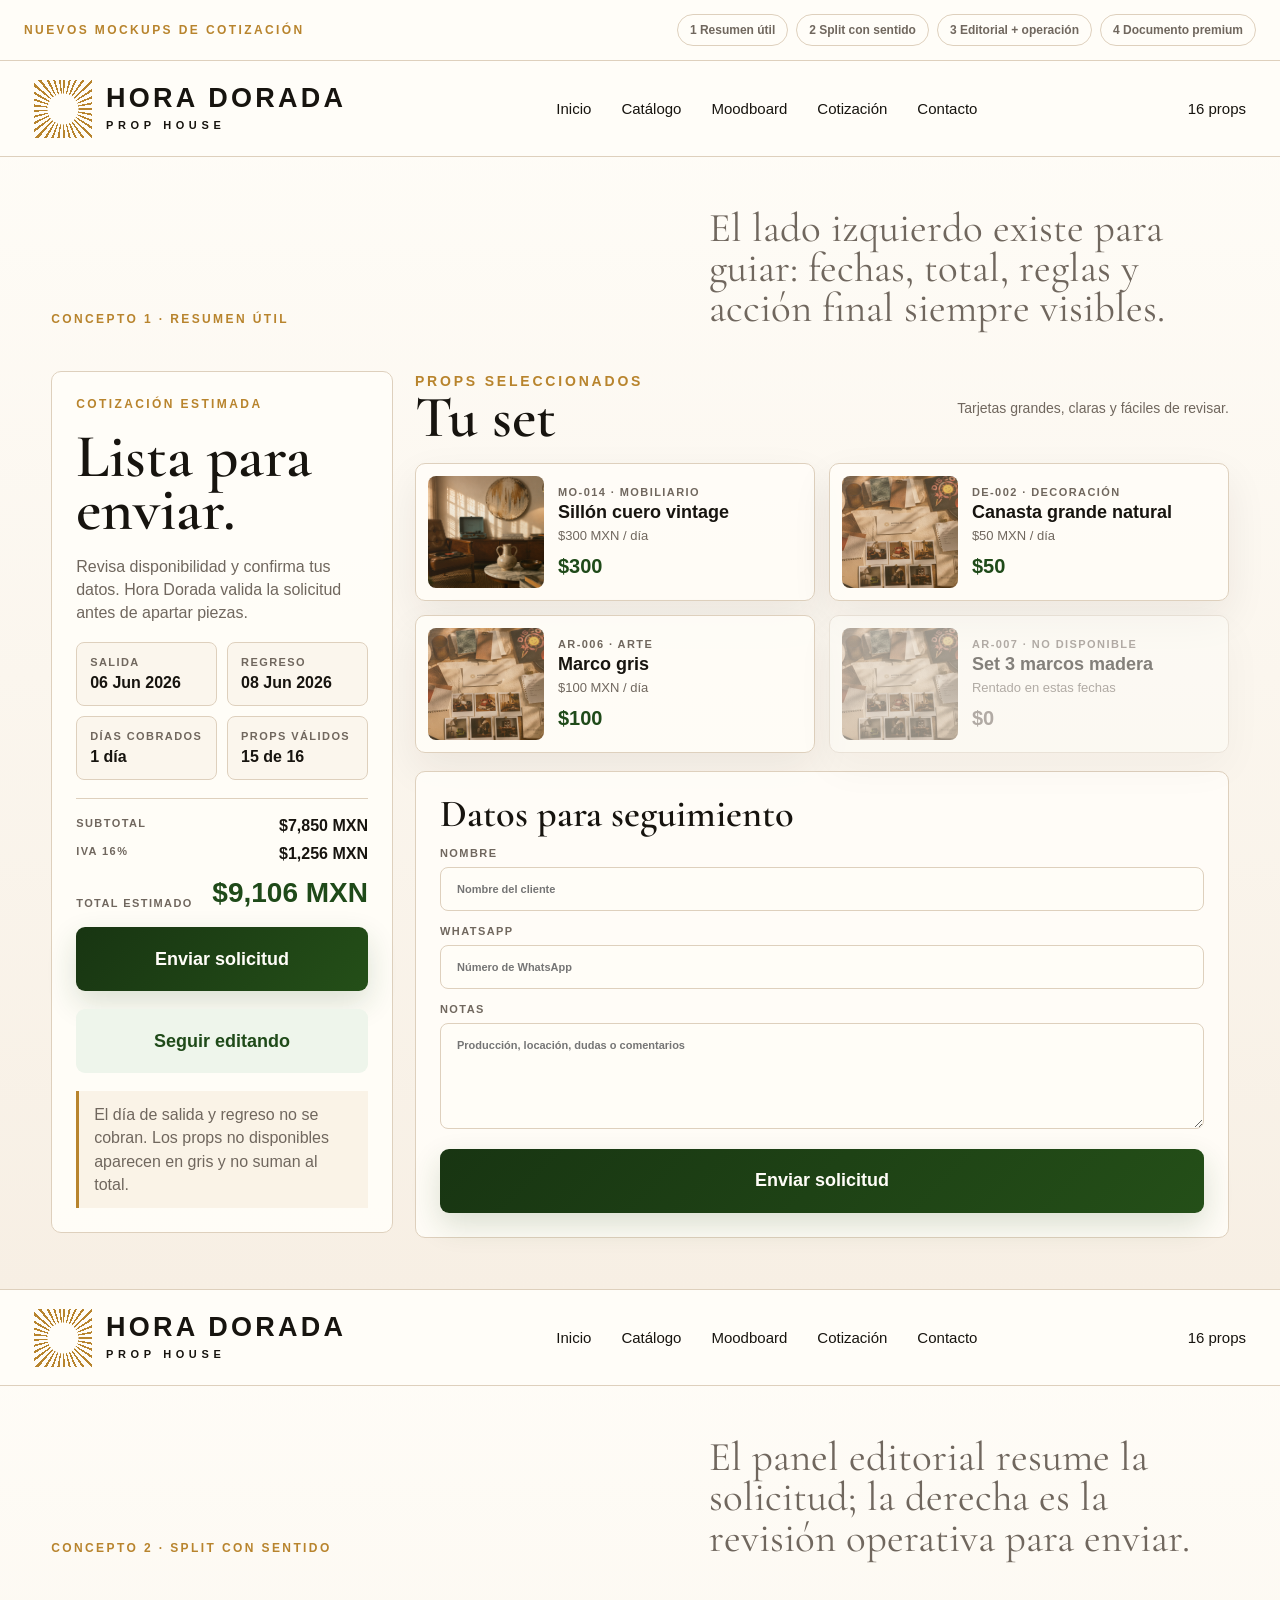
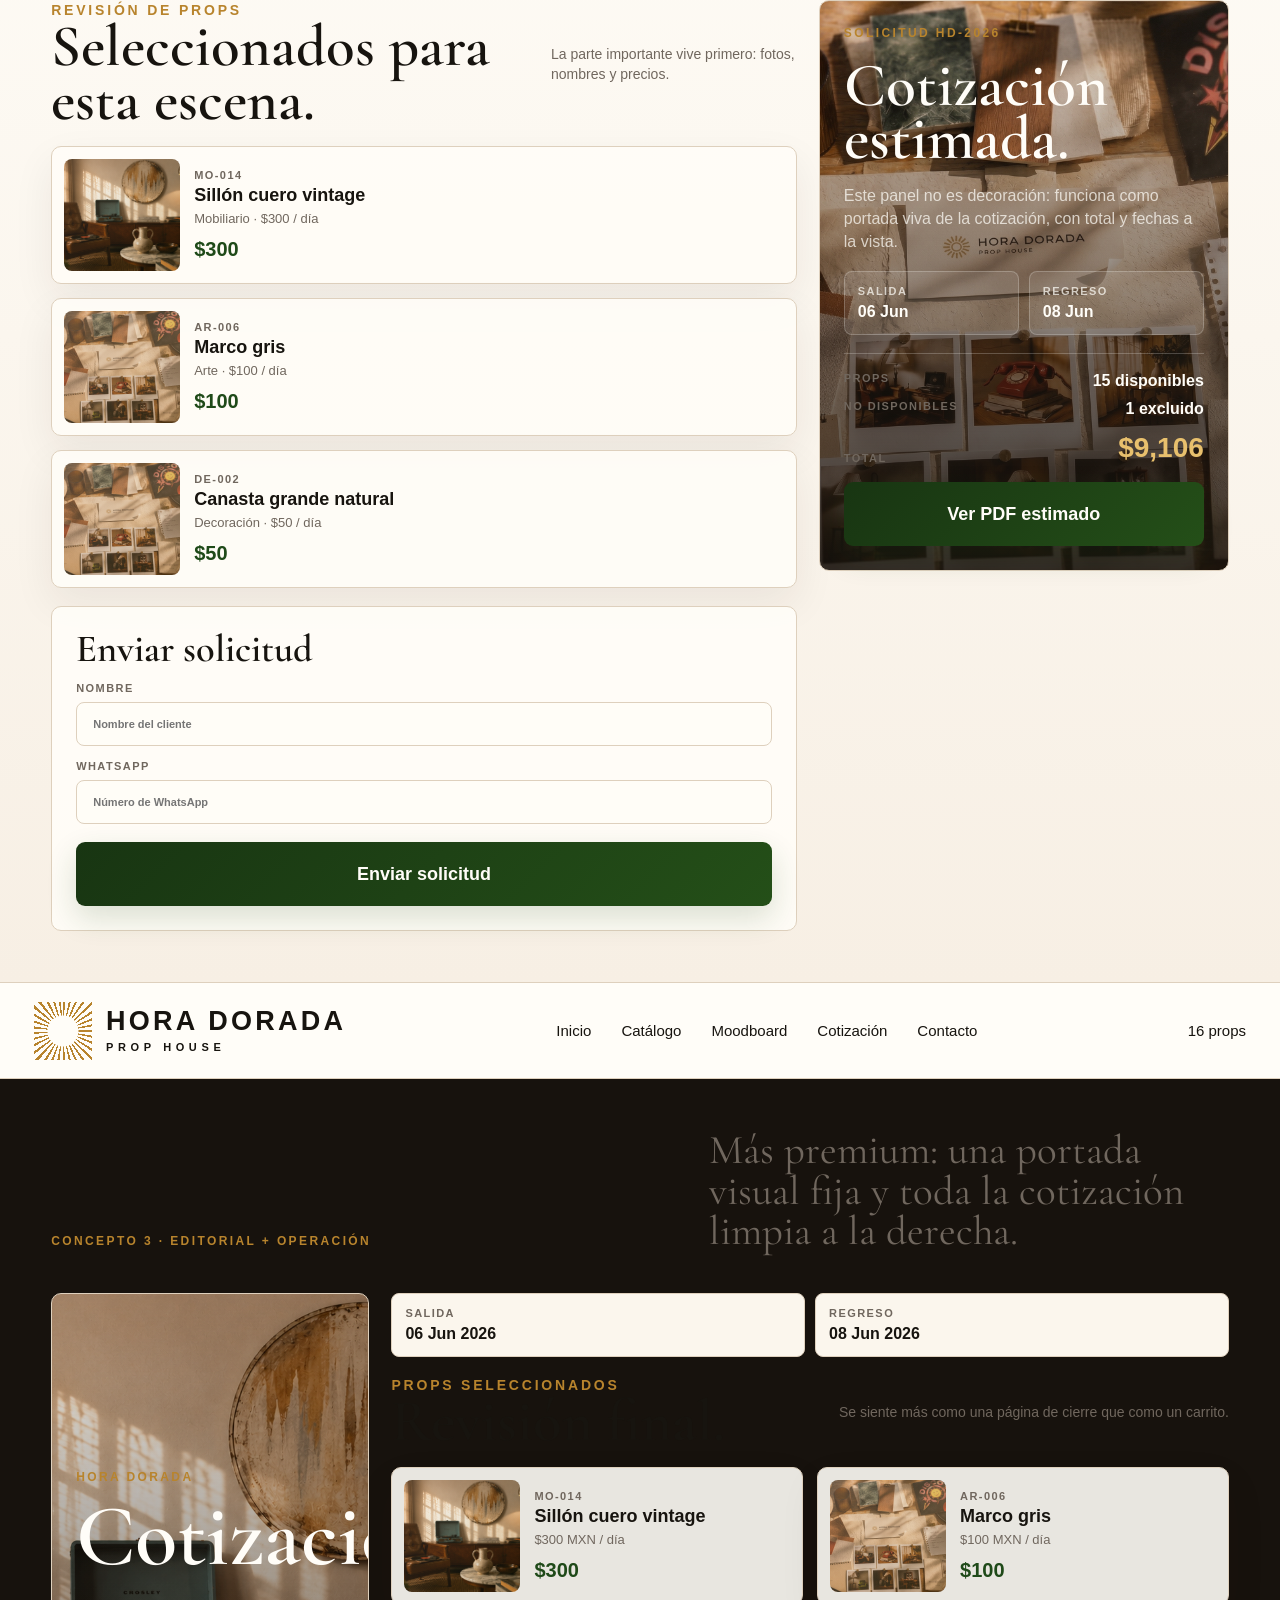
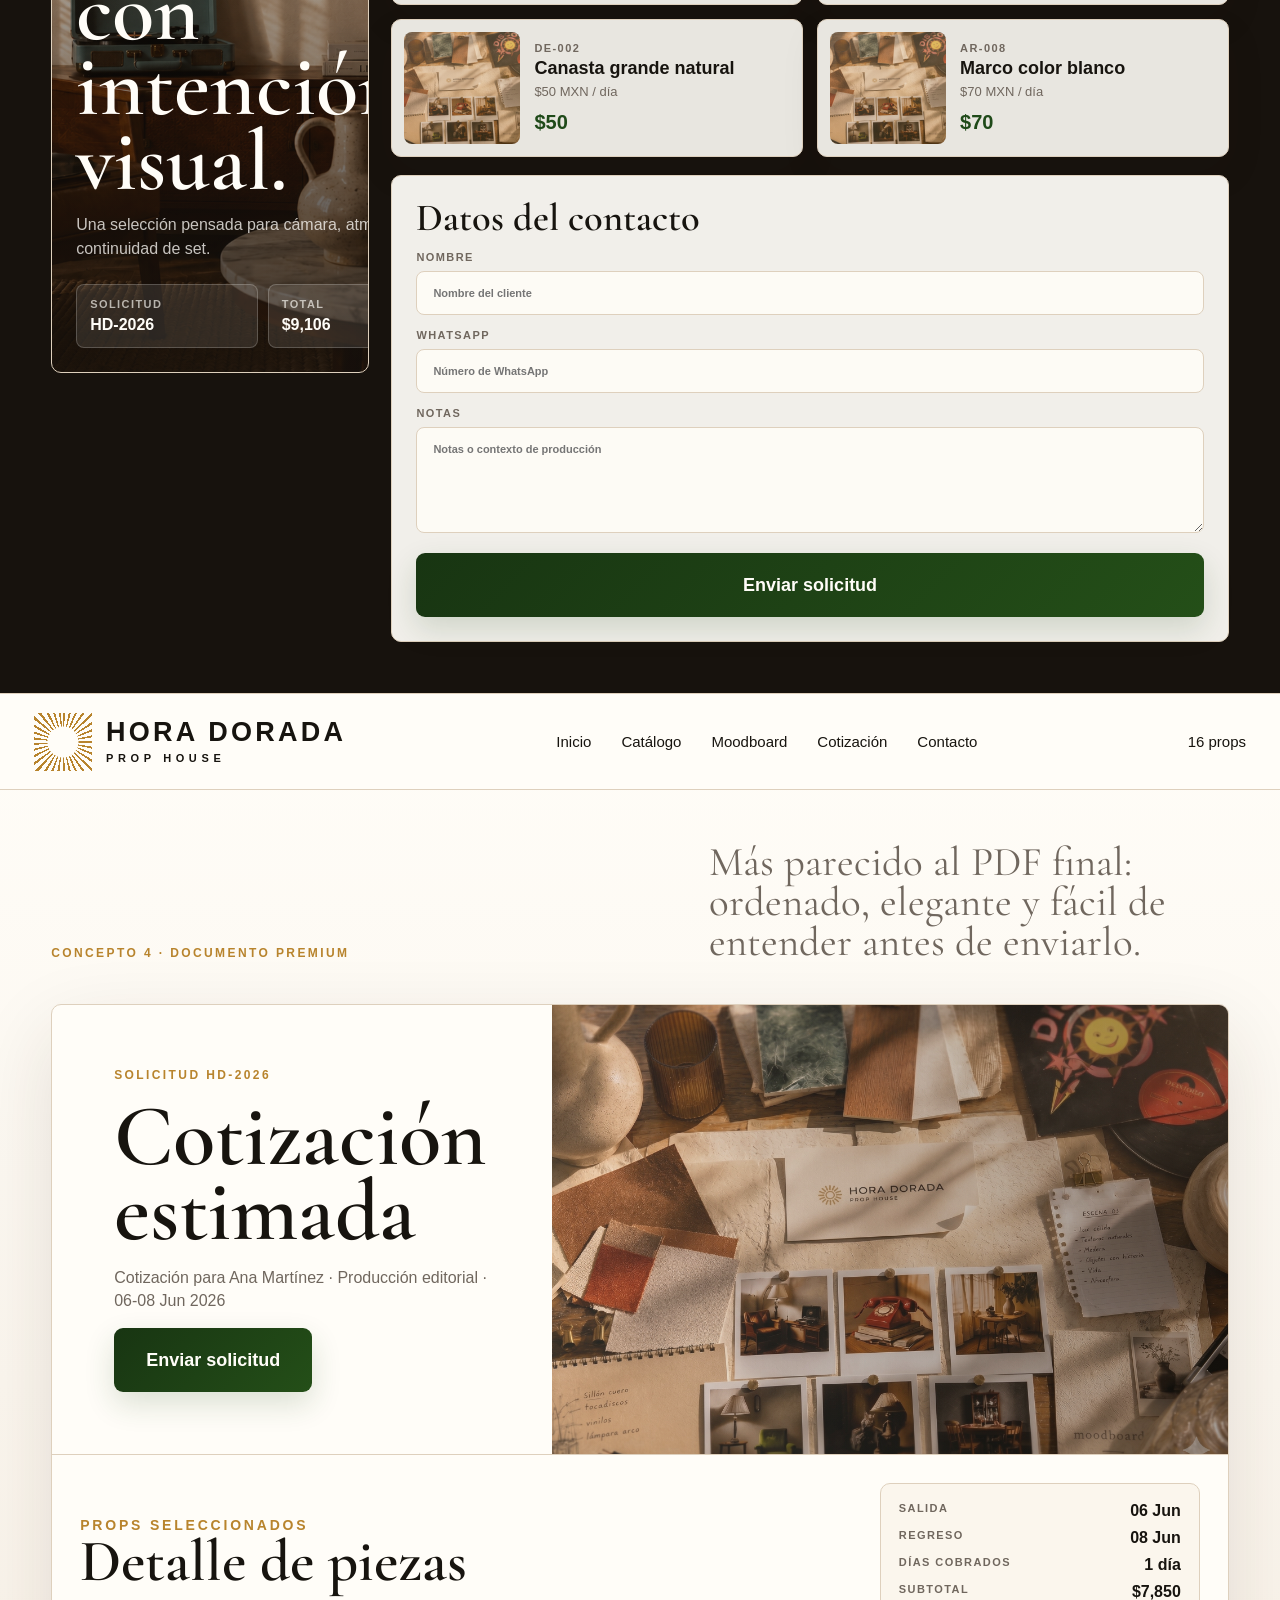
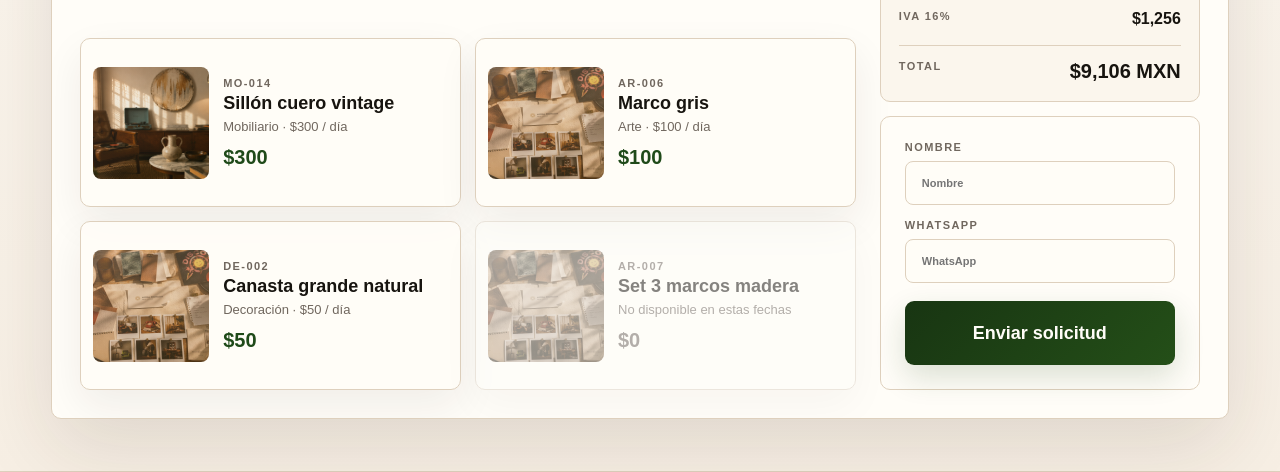
<file: hora-dorada-cotizacion-page-mockups.html>
<!doctype html>
<html lang="es">
<head>
  <meta charset="utf-8" />
  <meta name="viewport" content="width=device-width, initial-scale=1" />
  <title>Hora Dorada | Nuevos Mockups Cotización</title>
  <link rel="preconnect" href="https://fonts.googleapis.com" />
  <link rel="preconnect" href="https://fonts.gstatic.com" crossorigin />
  <link href="https://fonts.googleapis.com/css2?family=Cormorant+Garamond:wght@500;600;700&display=swap" rel="stylesheet" />
  <style>
    :root {
      --paper: #fffdf8;
      --cream: #f7efe4;
      --ink: #17140f;
      --muted: #70675e;
      --gold: #b8842d;
      --olive: #1f4a19;
      --terracotta: #b65e34;
      --line: #ded0bd;
      --soft: #eef5eb;
      --dark: #17120d;
      color: var(--ink);
      font-family: "Avenir Next", "Helvetica Neue", Arial, sans-serif;
      background: var(--paper);
    }

    * { box-sizing: border-box; }
    html { scroll-behavior: smooth; }
    body { margin: 0; background: var(--paper); }
    a { color: inherit; text-decoration: none; }
    h1, h2, h3 { margin: 0; font-family: "Cormorant Garamond", Georgia, serif; font-weight: 600; letter-spacing: 0; }
    h1 { font-size: clamp(58px, 6.8vw, 112px); line-height: 0.86; }
    h2 { font-size: clamp(38px, 4.6vw, 74px); line-height: 0.92; }
    h3 { font-size: clamp(30px, 3vw, 48px); line-height: 0.96; }
    p { margin: 0; color: var(--muted); line-height: 1.45; }

    .mock-nav {
      position: sticky;
      top: 0;
      z-index: 40;
      display: flex;
      align-items: center;
      justify-content: space-between;
      gap: 18px;
      border-bottom: 1px solid var(--line);
      padding: 14px 24px;
      background: rgba(255, 253, 248, 0.92);
      backdrop-filter: blur(18px);
    }

    .mock-nav strong,
    .eyebrow {
      color: var(--gold);
      font-size: 12px;
      font-weight: 900;
      letter-spacing: 0.2em;
      text-transform: uppercase;
    }

    .mock-nav nav {
      display: flex;
      flex-wrap: wrap;
      justify-content: flex-end;
      gap: 8px;
    }

    .mock-nav a {
      border: 1px solid var(--line);
      border-radius: 999px;
      padding: 8px 12px;
      color: var(--muted);
      background: rgba(255, 253, 248, 0.78);
      font-size: 12px;
      font-weight: 800;
    }

    .topbar {
      display: grid;
      grid-template-columns: auto 1fr auto;
      align-items: center;
      gap: 28px;
      min-height: 96px;
      border-bottom: 1px solid var(--line);
      padding: 18px 34px;
      background: rgba(255, 253, 248, 0.96);
    }

    .brand { display: flex; align-items: center; gap: 14px; }
    .sun {
      width: 58px;
      height: 58px;
      flex: 0 0 auto;
      background:
        radial-gradient(circle at center, transparent 0 11px, var(--gold) 12px 14px, transparent 15px),
        repeating-conic-gradient(from 0deg, var(--gold) 0 4deg, transparent 4deg 11deg);
      mask: radial-gradient(circle at center, transparent 0 15px, #000 16px);
    }

    .brand strong {
      display: block;
      font-size: 27px;
      font-weight: 800;
      letter-spacing: 0.12em;
      line-height: 0.94;
      text-transform: uppercase;
    }

    .brand span span {
      display: block;
      margin-top: 7px;
      font-size: 11px;
      font-weight: 800;
      letter-spacing: 0.42em;
      text-transform: uppercase;
    }

    .topbar nav,
    .topbar__actions {
      display: flex;
      justify-content: center;
      gap: 30px;
      font-size: 15px;
    }

    .topbar__actions { justify-content: flex-end; gap: 18px; }

    .mock {
      min-height: 100vh;
      border-bottom: 1px solid var(--line);
      background: linear-gradient(180deg, #fffdf8, #f7efe4);
    }

    .button {
      display: inline-flex;
      align-items: center;
      justify-content: center;
      min-height: 64px;
      border: 0;
      border-radius: 9px;
      padding: 0 32px;
      color: var(--paper);
      background: linear-gradient(135deg, #183512, #244f18);
      font-size: 18px;
      font-weight: 850;
      box-shadow: 0 12px 30px rgba(30, 74, 24, 0.16);
    }

    .button--secondary {
      color: var(--olive);
      background: var(--soft);
      box-shadow: none;
    }

    .quote-shell {
      display: grid;
      gap: 24px;
      padding: clamp(24px, 4vw, 54px);
    }

    .quote-card,
    .summary-panel,
    .form-panel,
    .editorial-panel,
    .quote-sheet {
      border: 1px solid var(--line);
      border-radius: 10px;
      background: rgba(255, 253, 248, 0.94);
    }

    .section-head {
      display: flex;
      justify-content: space-between;
      gap: 22px;
      align-items: end;
      margin-bottom: 18px;
    }

    .section-head p:not(.eyebrow) {
      max-width: 520px;
      font-family: "Cormorant Garamond", Georgia, serif;
      font-size: clamp(30px, 3.2vw, 48px);
      line-height: 0.98;
    }

    .quote-grid {
      display: grid;
      grid-template-columns: minmax(330px, 0.42fr) minmax(0, 1fr);
      gap: 22px;
      align-items: start;
    }

    .summary-panel {
      position: sticky;
      top: 118px;
      display: grid;
      gap: 18px;
      padding: 24px;
    }

    .summary-panel h1 {
      font-size: clamp(48px, 4.8vw, 78px);
    }

    .summary-panel > p:not(.eyebrow) {
      font-size: 16px;
    }

    .date-grid,
    .mini-grid {
      display: grid;
      grid-template-columns: repeat(2, minmax(0, 1fr));
      gap: 10px;
    }

    .date-pill,
    .mini-pill {
      border: 1px solid var(--line);
      border-radius: 8px;
      padding: 13px;
      background: #fbf6ed;
    }

    .date-pill span,
    .mini-pill span,
    .total-panel span,
    .prop-card span,
    .form-panel label,
    .receipt-row span {
      display: block;
      color: var(--muted);
      font-size: 11px;
      font-weight: 900;
      letter-spacing: 0.13em;
      text-transform: uppercase;
    }

    .date-pill strong,
    .mini-pill strong {
      display: block;
      margin-top: 6px;
      font-size: 16px;
    }

    .total-panel {
      display: grid;
      gap: 10px;
      border-top: 1px solid var(--line);
      padding-top: 18px;
    }

    .total-panel div {
      display: flex;
      justify-content: space-between;
      gap: 16px;
      color: var(--muted);
    }

    .total-panel strong {
      color: var(--ink);
      font-size: 16px;
    }

    .total-panel .grand {
      align-items: end;
      margin-top: 4px;
      color: var(--ink);
    }

    .total-panel .grand strong {
      color: var(--olive);
      font-size: 28px;
      font-weight: 900;
    }

    .quote-content {
      display: grid;
      gap: 18px;
    }

    .props-toolbar {
      display: flex;
      justify-content: space-between;
      gap: 18px;
      align-items: center;
    }

    .props-toolbar p {
      font-size: 14px;
    }

    .prop-cards {
      display: grid;
      grid-template-columns: repeat(2, minmax(0, 1fr));
      gap: 14px;
    }

    .prop-card {
      display: grid;
      grid-template-columns: 116px minmax(0, 1fr);
      gap: 14px;
      align-items: center;
      border: 1px solid var(--line);
      border-radius: 10px;
      padding: 12px;
      background: rgba(255, 253, 248, 0.9);
      box-shadow: 0 16px 42px rgba(48, 35, 22, 0.07);
    }

    .prop-photo {
      min-height: 112px;
      border-radius: 8px;
      background:
        linear-gradient(140deg, rgba(220, 197, 164, 0.32), rgba(184, 132, 45, 0.22)),
        url("assets/contact-hero-moodboard.jpg") center / cover;
    }

    .prop-photo--room {
      background:
        linear-gradient(140deg, rgba(220, 197, 164, 0.18), rgba(31, 74, 25, 0.14)),
        url("assets/home-hero-golden-room.png") center / cover;
    }

    .prop-card strong {
      display: block;
      margin-top: 5px;
      font-size: 18px;
      line-height: 1.05;
    }

    .prop-card em {
      display: block;
      margin-top: 6px;
      color: var(--muted);
      font-style: normal;
      font-size: 13px;
    }

    .prop-card b {
      display: block;
      margin-top: 12px;
      color: var(--olive);
      font-size: 20px;
    }

    .prop-card--unavailable {
      opacity: 0.52;
      filter: grayscale(0.35);
    }

    .prop-card--unavailable b {
      color: var(--muted);
    }

    .form-panel {
      display: grid;
      gap: 14px;
      padding: 24px;
    }

    .form-panel input,
    .form-panel textarea {
      width: 100%;
      margin-top: 8px;
      border: 1px solid var(--line);
      border-radius: 8px;
      padding: 15px 16px;
      background: rgba(255, 253, 248, 0.88);
      font: inherit;
    }

    .form-panel textarea {
      min-height: 106px;
      resize: vertical;
    }

    .form-panel .button {
      width: 100%;
      margin-top: 4px;
    }

    .note {
      border-left: 3px solid var(--gold);
      padding: 12px 15px;
      background: rgba(184, 132, 45, 0.08);
      color: var(--muted);
      font-size: 13px;
    }

    .concept-2 .quote-grid {
      grid-template-columns: minmax(0, 1fr) minmax(340px, 410px);
    }

    .concept-2 .summary-panel {
      background:
        linear-gradient(180deg, rgba(23, 18, 13, 0.08), rgba(23, 18, 13, 0.84)),
        url("assets/contact-hero-moodboard.jpg") center / cover;
      color: var(--paper);
    }

    .concept-2 .summary-panel p:not(.eyebrow),
    .concept-2 .summary-panel .date-pill span,
    .concept-2 .summary-panel .total-panel div {
      color: rgba(255, 253, 248, 0.72);
    }

    .concept-2 .date-pill {
      border-color: rgba(255, 253, 248, 0.22);
      background: rgba(255, 253, 248, 0.1);
    }

    .concept-2 .summary-panel .total-panel {
      border-color: rgba(255, 253, 248, 0.22);
    }

    .concept-2 .summary-panel .total-panel strong,
    .concept-2 .summary-panel .date-pill strong,
    .concept-2 .summary-panel h1 {
      color: var(--paper);
    }

    .concept-2 .summary-panel .grand strong {
      color: #e8c06d;
    }

    .concept-2 .prop-cards {
      grid-template-columns: 1fr;
    }

    .concept-3 .quote-shell {
      background: #17120d;
    }

    .concept-3 .quote-grid {
      grid-template-columns: minmax(310px, 0.38fr) minmax(0, 1fr);
    }

    .concept-3 .editorial-panel {
      position: sticky;
      top: 118px;
      overflow: hidden;
      min-height: 680px;
      color: var(--paper);
      background:
        linear-gradient(180deg, rgba(23, 18, 13, 0.08), rgba(23, 18, 13, 0.82)),
        url("assets/home-hero-golden-room.png") 47% center / cover;
    }

    .editorial-copy {
      position: absolute;
      right: 24px;
      bottom: 24px;
      left: 24px;
      display: grid;
      gap: 14px;
    }

    .editorial-copy p:not(.eyebrow) {
      color: rgba(255, 253, 248, 0.76);
    }

    .editorial-copy .mini-grid {
      margin-top: 10px;
    }

    .editorial-copy .mini-pill {
      border-color: rgba(255, 253, 248, 0.2);
      background: rgba(255, 253, 248, 0.1);
    }

    .editorial-copy .mini-pill span {
      color: rgba(255, 253, 248, 0.66);
    }

    .editorial-copy .mini-pill strong {
      color: var(--paper);
    }

    .concept-3 .quote-content {
      color: var(--ink);
    }

    .concept-4 .quote-shell {
      max-width: 1280px;
      margin: 0 auto;
    }

    .quote-sheet {
      overflow: hidden;
      background: var(--paper);
      box-shadow: 0 28px 80px rgba(48, 35, 22, 0.12);
    }

    .sheet-hero {
      display: grid;
      grid-template-columns: 0.85fr 1.15fr;
      min-height: 330px;
      border-bottom: 1px solid var(--line);
    }

    .sheet-hero__text {
      display: grid;
      align-content: center;
      gap: 16px;
      padding: clamp(28px, 5vw, 62px);
    }

    .sheet-hero__image {
      background:
        linear-gradient(90deg, rgba(255, 253, 248, 0.12), rgba(23, 18, 13, 0.38)),
        url("assets/contact-hero-moodboard.jpg") center / cover;
    }

    .sheet-body {
      display: grid;
      grid-template-columns: minmax(0, 1fr) 320px;
      gap: 24px;
      padding: 28px;
    }

    .receipt {
      display: grid;
      gap: 9px;
      border: 1px solid var(--line);
      border-radius: 10px;
      padding: 18px;
      background: #fbf6ed;
    }

    .receipt-row {
      display: flex;
      justify-content: space-between;
      gap: 18px;
      color: var(--muted);
    }

    .receipt-row strong {
      color: var(--ink);
    }

    .receipt-row:last-child {
      margin-top: 8px;
      border-top: 1px solid var(--line);
      padding-top: 14px;
      font-size: 20px;
      font-weight: 900;
    }

    @media (max-width: 980px) {
      .topbar,
      .quote-grid,
      .concept-2 .quote-grid,
      .concept-3 .quote-grid,
      .sheet-hero,
      .sheet-body,
      .date-grid,
      .mini-grid {
        grid-template-columns: 1fr;
      }

      .topbar nav,
      .topbar__actions {
        justify-content: flex-start;
        flex-wrap: wrap;
      }

      .summary-panel,
      .concept-3 .editorial-panel {
        position: static;
      }

      .prop-cards {
        grid-template-columns: 1fr;
      }
    }
  </style>
</head>
<body>
  <div class="mock-nav">
    <strong>Nuevos mockups de cotización</strong>
    <nav>
      <a href="#concepto-1">1 Resumen útil</a>
      <a href="#concepto-2">2 Split con sentido</a>
      <a href="#concepto-3">3 Editorial + operación</a>
      <a href="#concepto-4">4 Documento premium</a>
    </nav>
  </div>

  <section id="concepto-1" class="mock concept-1">
    <header class="topbar">
      <a class="brand" href="#"><i class="sun"></i><span><strong>Hora Dorada</strong><span>Prop House</span></span></a>
      <nav><a>Inicio</a><a>Catálogo</a><a>Moodboard</a><a>Cotización</a><a>Contacto</a></nav>
      <div class="topbar__actions"><a>16 props</a></div>
    </header>
    <main class="quote-shell">
      <div class="section-head">
        <p class="eyebrow">Concepto 1 · Resumen útil</p>
        <p>El lado izquierdo existe para guiar: fechas, total, reglas y acción final siempre visibles.</p>
      </div>
      <div class="quote-grid">
        <aside class="summary-panel">
          <p class="eyebrow">Cotización estimada</p>
          <h1>Lista para enviar.</h1>
          <p>Revisa disponibilidad y confirma tus datos. Hora Dorada valida la solicitud antes de apartar piezas.</p>
          <div class="date-grid">
            <div class="date-pill"><span>Salida</span><strong>06 Jun 2026</strong></div>
            <div class="date-pill"><span>Regreso</span><strong>08 Jun 2026</strong></div>
            <div class="date-pill"><span>Días cobrados</span><strong>1 día</strong></div>
            <div class="date-pill"><span>Props válidos</span><strong>15 de 16</strong></div>
          </div>
          <div class="total-panel">
            <div><span>Subtotal</span><strong>$7,850 MXN</strong></div>
            <div><span>IVA 16%</span><strong>$1,256 MXN</strong></div>
            <div class="grand"><span>Total estimado</span><strong>$9,106 MXN</strong></div>
          </div>
          <a class="button">Enviar solicitud</a>
          <a class="button button--secondary">Seguir editando</a>
          <p class="note">El día de salida y regreso no se cobran. Los props no disponibles aparecen en gris y no suman al total.</p>
        </aside>
        <section class="quote-content">
          <div class="props-toolbar">
            <div><p class="eyebrow">Props seleccionados</p><h2>Tu set</h2></div>
            <p>Tarjetas grandes, claras y fáciles de revisar.</p>
          </div>
          <div class="prop-cards">
            <article class="prop-card"><div class="prop-photo prop-photo--room"></div><div><span>MO-014 · Mobiliario</span><strong>Sillón cuero vintage</strong><em>$300 MXN / día</em><b>$300</b></div></article>
            <article class="prop-card"><div class="prop-photo"></div><div><span>DE-002 · Decoración</span><strong>Canasta grande natural</strong><em>$50 MXN / día</em><b>$50</b></div></article>
            <article class="prop-card"><div class="prop-photo"></div><div><span>AR-006 · Arte</span><strong>Marco gris</strong><em>$100 MXN / día</em><b>$100</b></div></article>
            <article class="prop-card prop-card--unavailable"><div class="prop-photo"></div><div><span>AR-007 · No disponible</span><strong>Set 3 marcos madera</strong><em>Rentado en estas fechas</em><b>$0</b></div></article>
          </div>
          <form class="form-panel">
            <h3>Datos para seguimiento</h3>
            <label>Nombre<input placeholder="Nombre del cliente" /></label>
            <label>WhatsApp<input placeholder="Número de WhatsApp" /></label>
            <label>Notas<textarea placeholder="Producción, locación, dudas o comentarios"></textarea></label>
            <button class="button" type="button">Enviar solicitud</button>
          </form>
        </section>
      </div>
    </main>
  </section>

  <section id="concepto-2" class="mock concept-2">
    <header class="topbar">
      <a class="brand" href="#"><i class="sun"></i><span><strong>Hora Dorada</strong><span>Prop House</span></span></a>
      <nav><a>Inicio</a><a>Catálogo</a><a>Moodboard</a><a>Cotización</a><a>Contacto</a></nav>
      <div class="topbar__actions"><a>16 props</a></div>
    </header>
    <main class="quote-shell">
      <div class="section-head">
        <p class="eyebrow">Concepto 2 · Split con sentido</p>
        <p>El panel editorial resume la solicitud; la derecha es la revisión operativa para enviar.</p>
      </div>
      <div class="quote-grid">
        <section class="quote-content">
          <div class="props-toolbar">
            <div><p class="eyebrow">Revisión de props</p><h2>Seleccionados para esta escena.</h2></div>
            <p>La parte importante vive primero: fotos, nombres y precios.</p>
          </div>
          <div class="prop-cards">
            <article class="prop-card"><div class="prop-photo prop-photo--room"></div><div><span>MO-014</span><strong>Sillón cuero vintage</strong><em>Mobiliario · $300 / día</em><b>$300</b></div></article>
            <article class="prop-card"><div class="prop-photo"></div><div><span>AR-006</span><strong>Marco gris</strong><em>Arte · $100 / día</em><b>$100</b></div></article>
            <article class="prop-card"><div class="prop-photo"></div><div><span>DE-002</span><strong>Canasta grande natural</strong><em>Decoración · $50 / día</em><b>$50</b></div></article>
          </div>
          <form class="form-panel">
            <h3>Enviar solicitud</h3>
            <label>Nombre<input placeholder="Nombre del cliente" /></label>
            <label>WhatsApp<input placeholder="Número de WhatsApp" /></label>
            <button class="button" type="button">Enviar solicitud</button>
          </form>
        </section>
        <aside class="summary-panel">
          <p class="eyebrow">Solicitud HD-2026</p>
          <h1>Cotización estimada.</h1>
          <p>Este panel no es decoración: funciona como portada viva de la cotización, con total y fechas a la vista.</p>
          <div class="date-grid">
            <div class="date-pill"><span>Salida</span><strong>06 Jun</strong></div>
            <div class="date-pill"><span>Regreso</span><strong>08 Jun</strong></div>
          </div>
          <div class="total-panel">
            <div><span>Props</span><strong>15 disponibles</strong></div>
            <div><span>No disponibles</span><strong>1 excluido</strong></div>
            <div class="grand"><span>Total</span><strong>$9,106</strong></div>
          </div>
          <a class="button">Ver PDF estimado</a>
        </aside>
      </div>
    </main>
  </section>

  <section id="concepto-3" class="mock concept-3">
    <header class="topbar">
      <a class="brand" href="#"><i class="sun"></i><span><strong>Hora Dorada</strong><span>Prop House</span></span></a>
      <nav><a>Inicio</a><a>Catálogo</a><a>Moodboard</a><a>Cotización</a><a>Contacto</a></nav>
      <div class="topbar__actions"><a>16 props</a></div>
    </header>
    <main class="quote-shell">
      <div class="section-head">
        <p class="eyebrow">Concepto 3 · Editorial + operación</p>
        <p>Más premium: una portada visual fija y toda la cotización limpia a la derecha.</p>
      </div>
      <div class="quote-grid">
        <aside class="editorial-panel">
          <div class="editorial-copy">
            <p class="eyebrow">Hora Dorada</p>
            <h1>Cotización con intención visual.</h1>
            <p>Una selección pensada para cámara, atmósfera y continuidad de set.</p>
            <div class="mini-grid">
              <div class="mini-pill"><span>Solicitud</span><strong>HD-2026</strong></div>
              <div class="mini-pill"><span>Total</span><strong>$9,106</strong></div>
            </div>
          </div>
        </aside>
        <section class="quote-content">
          <div class="date-grid">
            <div class="date-pill"><span>Salida</span><strong>06 Jun 2026</strong></div>
            <div class="date-pill"><span>Regreso</span><strong>08 Jun 2026</strong></div>
          </div>
          <div class="props-toolbar">
            <div><p class="eyebrow">Props seleccionados</p><h2>Revisión final.</h2></div>
            <p>Se siente más como una página de cierre que como un carrito.</p>
          </div>
          <div class="prop-cards">
            <article class="prop-card"><div class="prop-photo prop-photo--room"></div><div><span>MO-014</span><strong>Sillón cuero vintage</strong><em>$300 MXN / día</em><b>$300</b></div></article>
            <article class="prop-card"><div class="prop-photo"></div><div><span>AR-006</span><strong>Marco gris</strong><em>$100 MXN / día</em><b>$100</b></div></article>
            <article class="prop-card"><div class="prop-photo"></div><div><span>DE-002</span><strong>Canasta grande natural</strong><em>$50 MXN / día</em><b>$50</b></div></article>
            <article class="prop-card"><div class="prop-photo"></div><div><span>AR-008</span><strong>Marco color blanco</strong><em>$70 MXN / día</em><b>$70</b></div></article>
          </div>
          <form class="form-panel">
            <h3>Datos del contacto</h3>
            <label>Nombre<input placeholder="Nombre del cliente" /></label>
            <label>WhatsApp<input placeholder="Número de WhatsApp" /></label>
            <label>Notas<textarea placeholder="Notas o contexto de producción"></textarea></label>
            <button class="button" type="button">Enviar solicitud</button>
          </form>
        </section>
      </div>
    </main>
  </section>

  <section id="concepto-4" class="mock concept-4">
    <header class="topbar">
      <a class="brand" href="#"><i class="sun"></i><span><strong>Hora Dorada</strong><span>Prop House</span></span></a>
      <nav><a>Inicio</a><a>Catálogo</a><a>Moodboard</a><a>Cotización</a><a>Contacto</a></nav>
      <div class="topbar__actions"><a>16 props</a></div>
    </header>
    <main class="quote-shell">
      <div class="section-head">
        <p class="eyebrow">Concepto 4 · Documento premium</p>
        <p>Más parecido al PDF final: ordenado, elegante y fácil de entender antes de enviarlo.</p>
      </div>
      <article class="quote-sheet">
        <div class="sheet-hero">
          <div class="sheet-hero__text">
            <p class="eyebrow">Solicitud HD-2026</p>
            <h1>Cotización estimada</h1>
            <p>Cotización para Ana Martínez · Producción editorial · 06-08 Jun 2026</p>
            <div><a class="button">Enviar solicitud</a></div>
          </div>
          <div class="sheet-hero__image"></div>
        </div>
        <div class="sheet-body">
          <section class="quote-content">
            <div class="props-toolbar">
              <div><p class="eyebrow">Props seleccionados</p><h2>Detalle de piezas</h2></div>
            </div>
            <div class="prop-cards">
              <article class="prop-card"><div class="prop-photo prop-photo--room"></div><div><span>MO-014</span><strong>Sillón cuero vintage</strong><em>Mobiliario · $300 / día</em><b>$300</b></div></article>
              <article class="prop-card"><div class="prop-photo"></div><div><span>AR-006</span><strong>Marco gris</strong><em>Arte · $100 / día</em><b>$100</b></div></article>
              <article class="prop-card"><div class="prop-photo"></div><div><span>DE-002</span><strong>Canasta grande natural</strong><em>Decoración · $50 / día</em><b>$50</b></div></article>
              <article class="prop-card prop-card--unavailable"><div class="prop-photo"></div><div><span>AR-007</span><strong>Set 3 marcos madera</strong><em>No disponible en estas fechas</em><b>$0</b></div></article>
            </div>
          </section>
          <aside>
            <div class="receipt">
              <div class="receipt-row"><span>Salida</span><strong>06 Jun</strong></div>
              <div class="receipt-row"><span>Regreso</span><strong>08 Jun</strong></div>
              <div class="receipt-row"><span>Días cobrados</span><strong>1 día</strong></div>
              <div class="receipt-row"><span>Subtotal</span><strong>$7,850</strong></div>
              <div class="receipt-row"><span>IVA 16%</span><strong>$1,256</strong></div>
              <div class="receipt-row"><span>Total</span><strong>$9,106 MXN</strong></div>
            </div>
            <form class="form-panel" style="margin-top: 14px;">
              <label>Nombre<input placeholder="Nombre" /></label>
              <label>WhatsApp<input placeholder="WhatsApp" /></label>
              <button class="button" type="button">Enviar solicitud</button>
            </form>
          </aside>
        </div>
      </article>
    </main>
  </section>
</body>
</html>
</file>
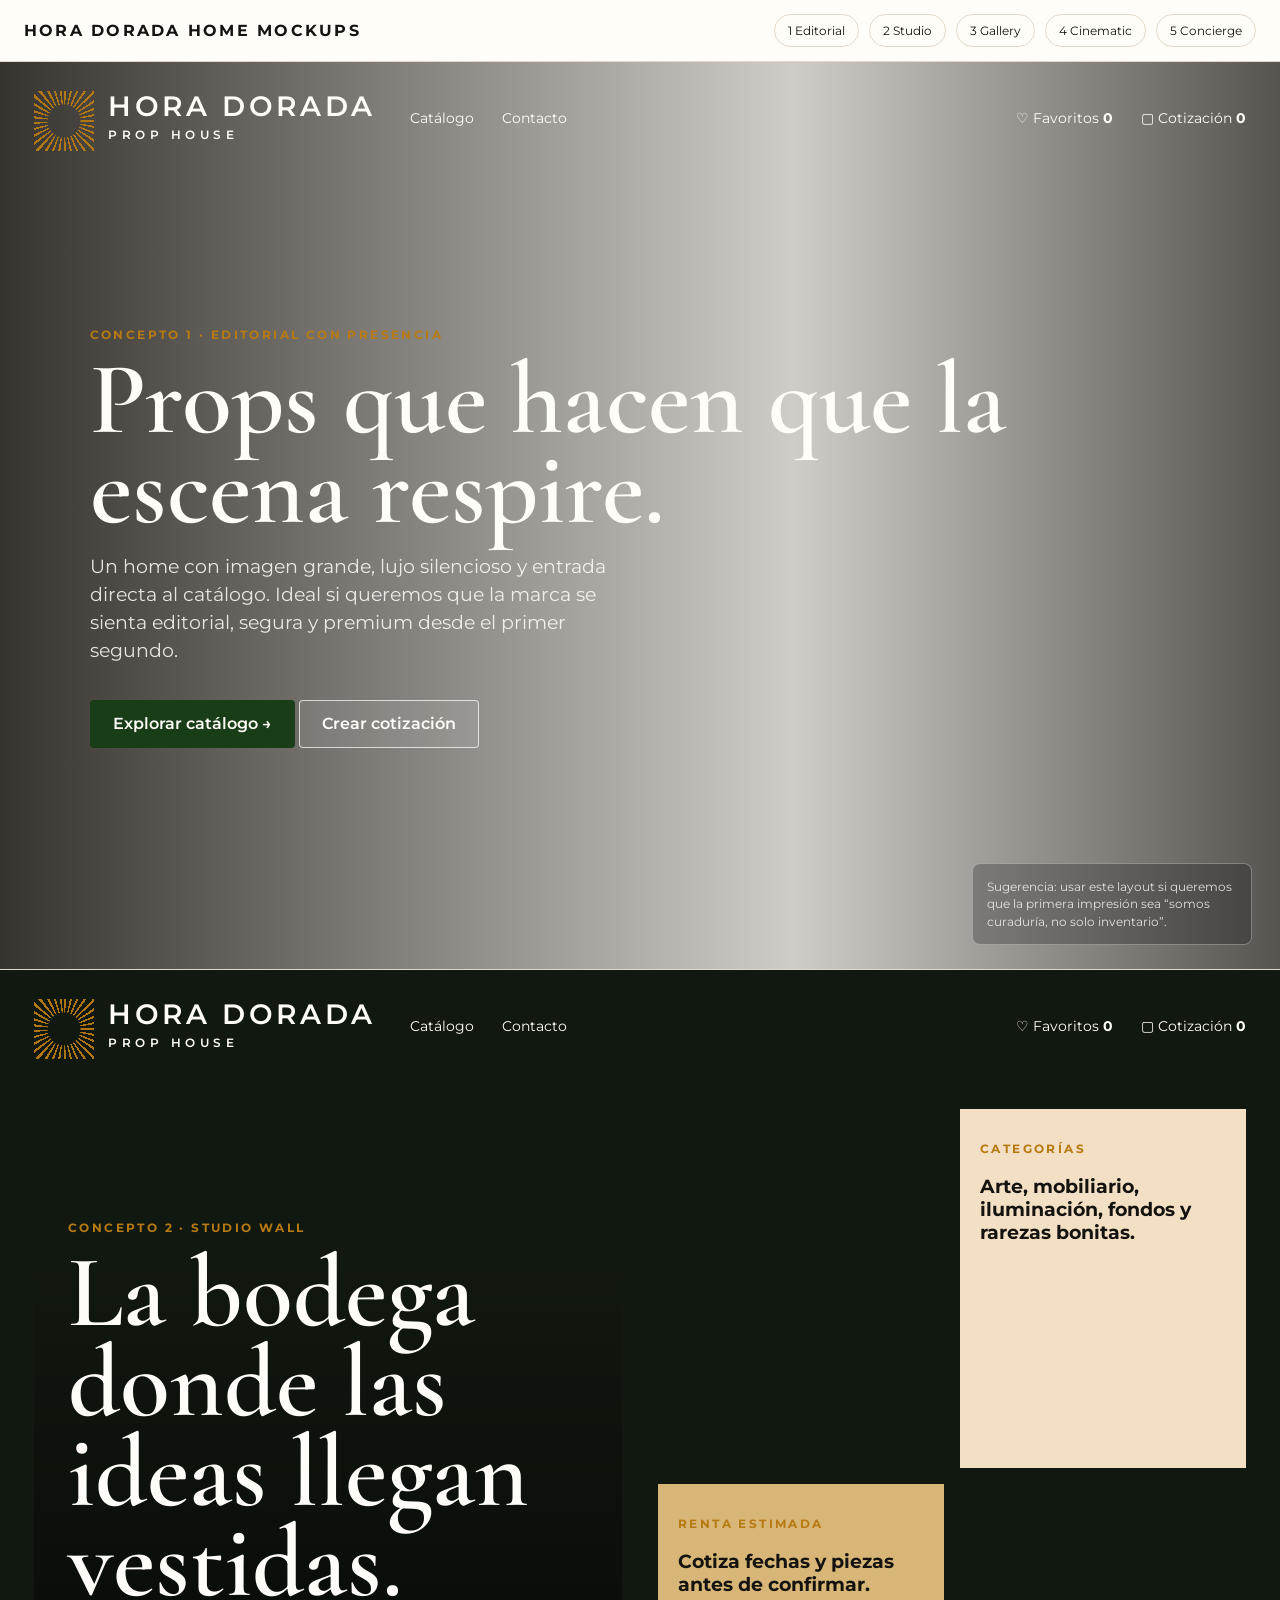
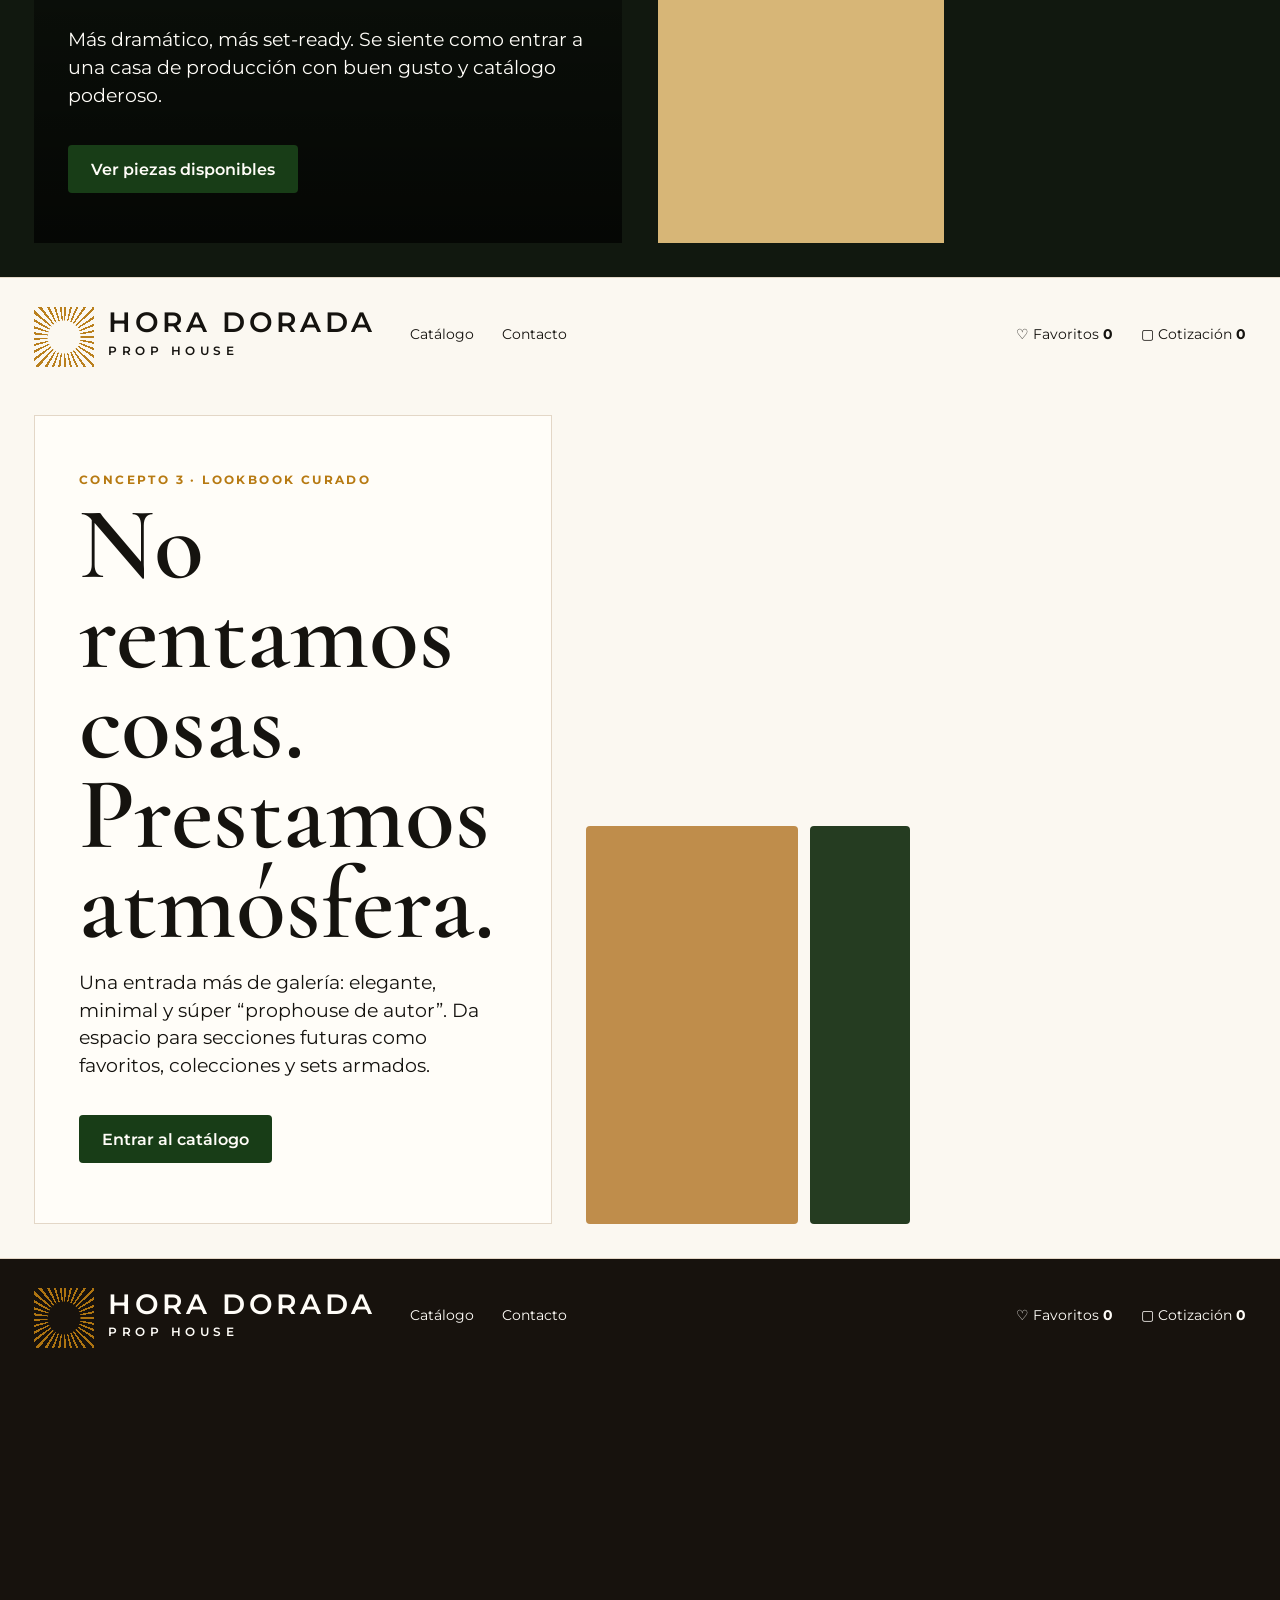
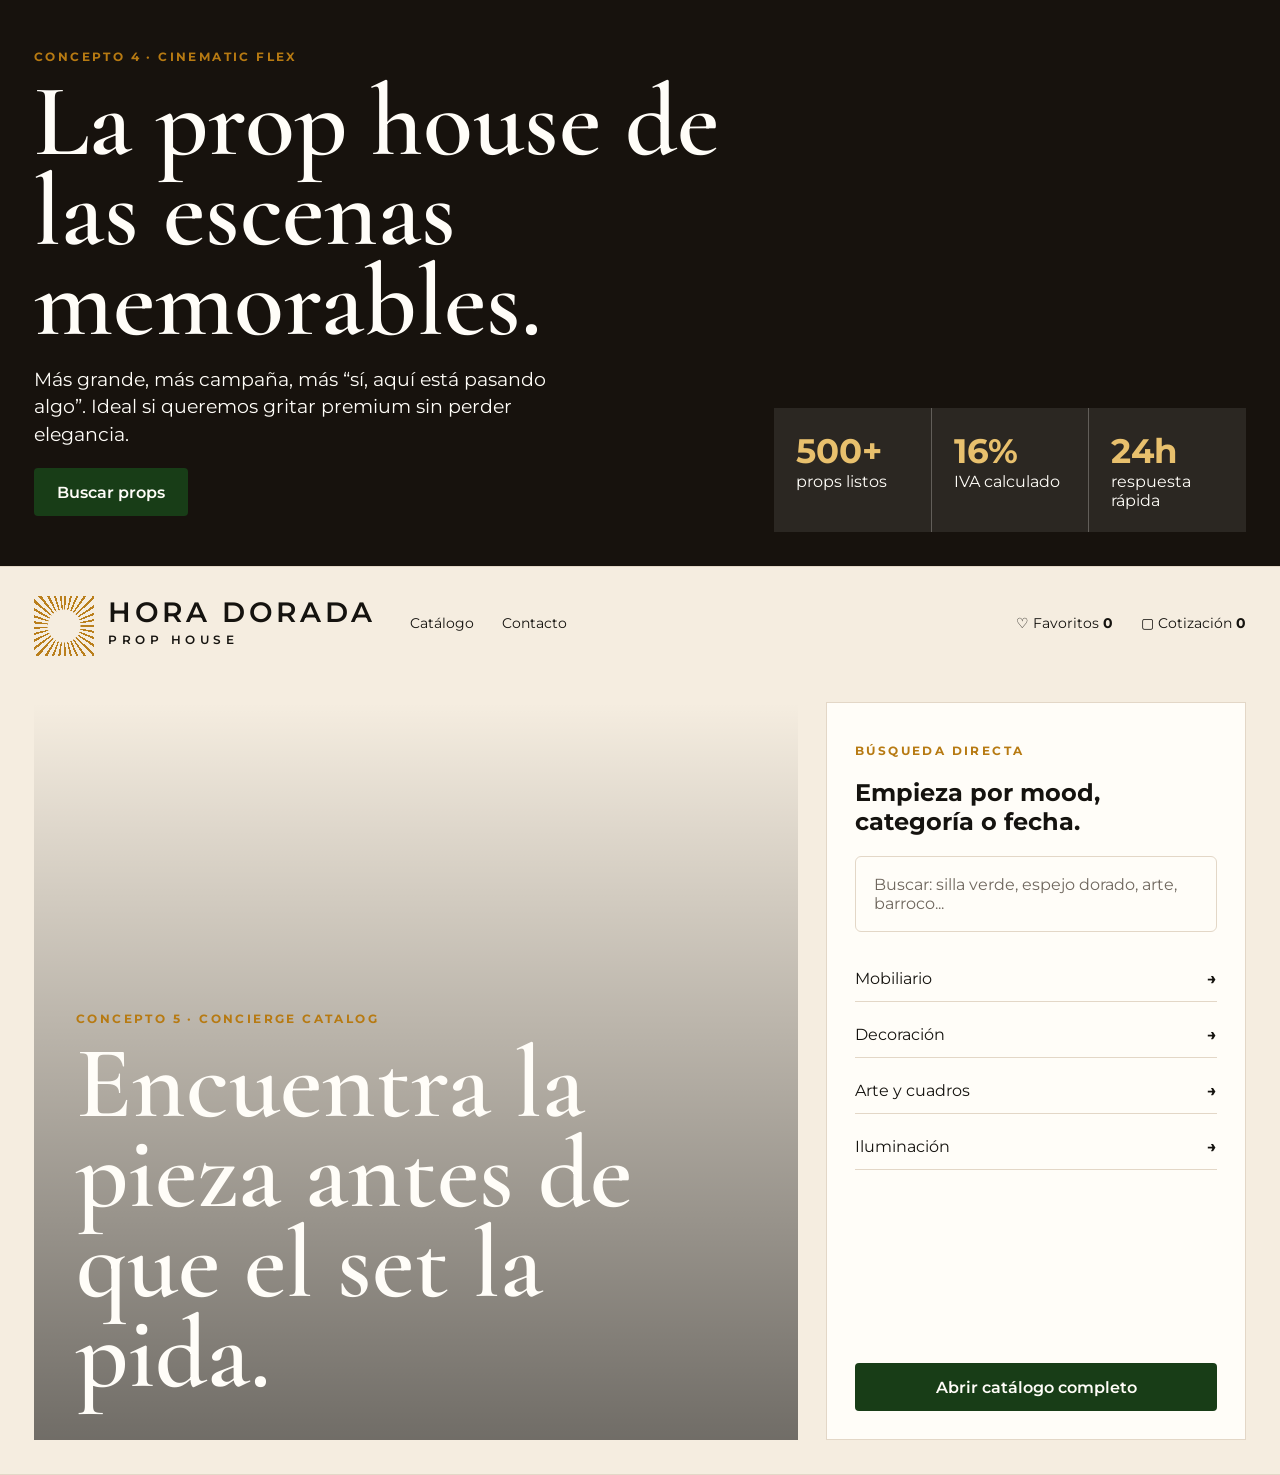
<file: hora-dorada-home-mockups.html>
<!doctype html>
<html lang="es">
<head>
  <meta charset="utf-8" />
  <meta name="viewport" content="width=device-width, initial-scale=1" />
  <title>Hora Dorada | Home Mockups</title>
  <link rel="preconnect" href="https://fonts.googleapis.com">
  <link rel="preconnect" href="https://fonts.gstatic.com" crossorigin>
  <link href="https://fonts.googleapis.com/css2?family=Cormorant+Garamond:wght@500;600;700&family=Montserrat:wght@400;500;600;700&display=swap" rel="stylesheet">
  <style>
    :root { --paper:#fffdf8; --ivory:#f8f1e6; --ink:#15130f; --muted:#6f675e; --gold:#b77a12; --olive:#183d17; --terracotta:#bf5a22; --line:#e3d7c7; font-family:"Montserrat", Inter, sans-serif; color-scheme:light; }
    *{box-sizing:border-box} body{margin:0;color:var(--ink);background:var(--paper)}
    .board-nav{position:sticky;top:0;z-index:20;display:flex;justify-content:space-between;gap:18px;align-items:center;border-bottom:1px solid var(--line);padding:14px 24px;background:rgba(255,253,248,.94);backdrop-filter:blur(16px)}
    .board-nav strong{letter-spacing:.14em;text-transform:uppercase}.board-nav nav{display:flex;flex-wrap:wrap;gap:10px}.board-nav a{border:1px solid var(--line);border-radius:999px;padding:8px 13px;color:inherit;font-size:12px;text-decoration:none}
    .mock{min-height:100vh;border-bottom:1px solid var(--line);background:var(--paper)}.mock-header{display:grid;grid-template-columns:auto 1fr auto;gap:34px;align-items:center;padding:22px 34px}.brand{display:flex;gap:14px;align-items:center}.sun{width:60px;height:60px;flex:0 0 auto;background:radial-gradient(circle at center,transparent 0 12px,var(--gold) 13px 15px,transparent 16px),repeating-conic-gradient(from 0deg,var(--gold) 0 4deg,transparent 4deg 11deg);mask:radial-gradient(circle at center,transparent 0 16px,#000 17px);opacity:.95}.brand strong{display:block;font-size:28px;font-weight:600;letter-spacing:.13em;line-height:.95;text-transform:uppercase}.brand span{display:block;margin-top:7px;font-size:12px;font-weight:600;letter-spacing:.38em;text-transform:uppercase}.mock-header nav,.actions{display:flex;gap:28px;align-items:center;font-size:14px}.mock-header a{color:inherit;text-decoration:none}.btn{display:inline-flex;justify-content:center;align-items:center;gap:12px;min-height:48px;border:1px solid transparent;border-radius:4px;padding:0 22px;color:#fffdf8;background:var(--olive);font-weight:600;text-decoration:none}.btn--ghost{border-color:rgba(255,253,248,.72);background:rgba(255,253,248,.08)}.eyebrow{color:var(--gold);font-size:12px;font-weight:700;letter-spacing:.2em;text-transform:uppercase}.hero-title{margin:0;font-family:"Cormorant Garamond",Georgia,serif;font-size:clamp(54px,8vw,132px);font-weight:600;line-height:.88;letter-spacing:0}.copy{max-width:560px;color:inherit;font-size:clamp(16px,1.5vw,22px);line-height:1.45}.mock-note{position:absolute;right:28px;bottom:24px;max-width:280px;border:1px solid rgba(255,253,248,.32);border-radius:8px;padding:14px;color:rgba(255,253,248,.82);background:rgba(0,0,0,.24);font-size:12px;line-height:1.45}
    .concept-1{color:#fffdf8;background:linear-gradient(90deg,rgba(16,13,9,.84),rgba(16,13,9,.2) 62%,rgba(16,13,9,.7)),url("https://images.unsplash.com/photo-1618220179428-22790b461013?auto=format&fit=crop&w=2200&q=85") center/cover}.concept-1 .mock-header{color:#fffdf8}.concept-1 .hero{position:relative;min-height:calc(100vh - 104px);display:grid;align-content:center;padding:0 7vw 7vh}.concept-1 .copy{color:rgba(255,253,248,.86)}
    .concept-2{background:#11180f;color:#fffdf8}.concept-2 .studio{min-height:calc(100vh - 104px);display:grid;grid-template-columns:1fr 1fr;gap:36px;align-items:stretch;padding:28px 34px 34px}.concept-2 .feature{display:grid;align-content:end;min-height:640px;padding:34px;background:linear-gradient(180deg,transparent 20%,rgba(0,0,0,.72)),url("https://images.unsplash.com/photo-1600210492493-0946911123ea?auto=format&fit=crop&w=1600&q=85") center/cover}.concept-2 .tiles{display:grid;grid-template-columns:repeat(2,1fr);gap:16px}.concept-2 .tile{min-height:300px;padding:20px;background:#f7efe2;color:var(--ink)}.concept-2 .tile:nth-child(1){background:url("https://images.unsplash.com/photo-1519710164239-da123dc03ef4?auto=format&fit=crop&w=900&q=85") center/cover}.concept-2 .tile:nth-child(2){background:#f3dfc4}.concept-2 .tile:nth-child(3){background:#d7b677}.concept-2 .tile:nth-child(4){background:url("https://images.unsplash.com/photo-1616486338812-3dadae4b4ace?auto=format&fit=crop&w=900&q=85") center/cover}
    .concept-3{background:#fbf8f1}.concept-3 .gallery-hero{min-height:calc(100vh - 104px);display:grid;grid-template-columns:.88fr 1.12fr;gap:34px;align-items:stretch;padding:26px 34px 34px}.concept-3 .statement{display:grid;align-content:center;border:1px solid var(--line);padding:44px;background:#fffdf8}.concept-3 .masonry{display:grid;grid-template-columns:repeat(6,1fr);grid-template-rows:repeat(6,1fr);gap:12px}.concept-3 .masonry div{overflow:hidden;border-radius:4px;background:var(--line)}.concept-3 .masonry div:nth-child(1){grid-area:1/1/4/4;background:url("https://images.unsplash.com/photo-1618219908412-a29a1bb7b86e?auto=format&fit=crop&w=1000&q=85") center/cover}.concept-3 .masonry div:nth-child(2){grid-area:1/4/3/7;background:url("https://images.unsplash.com/photo-1618220252344-8ec99ec624b1?auto=format&fit=crop&w=1000&q=85") center/cover}.concept-3 .masonry div:nth-child(3){grid-area:4/1/7/3;background:#bf8d4b}.concept-3 .masonry div:nth-child(4){grid-area:3/4/7/7;background:url("https://images.unsplash.com/photo-1616046229478-9901c5536a45?auto=format&fit=crop&w=1000&q=85") center/cover}.concept-3 .masonry div:nth-child(5){grid-area:4/3/7/4;background:#253c21}
    .concept-4{color:#fffdf8;background:#17120d}.concept-4 .cinema{min-height:calc(100vh - 104px);display:grid;grid-template-columns:1fr;align-items:end;padding:34px;background:linear-gradient(180deg,rgba(23,18,13,.12),rgba(23,18,13,.88)),url("https://images.unsplash.com/photo-1615873968403-89e068629265?auto=format&fit=crop&w=2200&q=85") center/cover}.concept-4 .cinema-panel{display:grid;grid-template-columns:1.2fr .8fr;gap:32px;align-items:end}.concept-4 .stats{display:grid;grid-template-columns:repeat(3,1fr);gap:1px;background:rgba(255,253,248,.32)}.concept-4 .stats div{padding:22px;background:rgba(23,18,13,.72)}.concept-4 .stats strong{display:block;color:#e8c06d;font-size:34px}
    .concept-5{background:#f5ede0}.concept-5 .concierge{min-height:calc(100vh - 104px);display:grid;grid-template-columns:1fr 420px;gap:28px;padding:24px 34px 34px}.concept-5 .scene{position:relative;display:grid;align-content:end;padding:42px;color:#fffdf8;background:linear-gradient(180deg,transparent,rgba(0,0,0,.54)),url("https://images.unsplash.com/photo-1600566753086-00f18fb6b3ea?auto=format&fit=crop&w=1800&q=85") center/cover}.concept-5 .finder{display:grid;align-content:space-between;border:1px solid var(--line);padding:28px;background:#fffdf8}.concept-5 .searchbox{border:1px solid var(--line);border-radius:6px;padding:18px;color:var(--muted)}.concept-5 .category-list{display:grid;gap:10px;margin:24px 0}.concept-5 .category-list div{display:flex;justify-content:space-between;border-bottom:1px solid var(--line);padding:13px 0}
    @media(max-width:900px){.board-nav,.mock-header{grid-template-columns:1fr}.mock-header nav,.actions{flex-wrap:wrap}.concept-2 .studio,.concept-3 .gallery-hero,.concept-4 .cinema-panel,.concept-5 .concierge{grid-template-columns:1fr}}
  </style>
</head>
<body>
  <div class="board-nav"><strong>Hora Dorada Home Mockups</strong><nav><a href="#concept-1">1 Editorial</a><a href="#concept-2">2 Studio</a><a href="#concept-3">3 Gallery</a><a href="#concept-4">4 Cinematic</a><a href="#concept-5">5 Concierge</a></nav></div>
  <section id="concept-1" class="mock concept-1"><header class="mock-header"><div class="brand"><span class="sun"></span><div><strong>Hora Dorada</strong><span>Prop House</span></div></div><nav><a>Catálogo</a><a>Contacto</a></nav><div class="actions"><a>♡ Favoritos <b>0</b></a><a>▢ Cotización <b>0</b></a></div></header><main class="hero"><p class="eyebrow">Concepto 1 · Editorial con presencia</p><h1 class="hero-title">Props que hacen que la escena respire.</h1><p class="copy">Un home con imagen grande, lujo silencioso y entrada directa al catálogo. Ideal si queremos que la marca se sienta editorial, segura y premium desde el primer segundo.</p><p><a class="btn">Explorar catálogo →</a> <a class="btn btn--ghost">Crear cotización</a></p><div class="mock-note">Sugerencia: usar este layout si queremos que la primera impresión sea “somos curaduría, no solo inventario”.</div></main></section>
  <section id="concept-2" class="mock concept-2"><header class="mock-header"><div class="brand"><span class="sun"></span><div><strong>Hora Dorada</strong><span>Prop House</span></div></div><nav><a>Catálogo</a><a>Contacto</a></nav><div class="actions"><a>♡ Favoritos <b>0</b></a><a>▢ Cotización <b>0</b></a></div></header><main class="studio"><section class="feature"><p class="eyebrow">Concepto 2 · Studio wall</p><h2 class="hero-title">La bodega donde las ideas llegan vestidas.</h2><p class="copy">Más dramático, más set-ready. Se siente como entrar a una casa de producción con buen gusto y catálogo poderoso.</p><p><a class="btn">Ver piezas disponibles</a></p></section><section class="tiles"><div class="tile"></div><div class="tile"><p class="eyebrow">Categorías</p><h3>Arte, mobiliario, iluminación, fondos y rarezas bonitas.</h3></div><div class="tile"><p class="eyebrow">Renta estimada</p><h3>Cotiza fechas y piezas antes de confirmar.</h3></div><div class="tile"></div></section></main></section>
  <section id="concept-3" class="mock concept-3"><header class="mock-header"><div class="brand"><span class="sun"></span><div><strong>Hora Dorada</strong><span>Prop House</span></div></div><nav><a>Catálogo</a><a>Contacto</a></nav><div class="actions"><a>♡ Favoritos <b>0</b></a><a>▢ Cotización <b>0</b></a></div></header><main class="gallery-hero"><section class="statement"><p class="eyebrow">Concepto 3 · Lookbook curado</p><h2 class="hero-title">No rentamos cosas. Prestamos atmósfera.</h2><p class="copy">Una entrada más de galería: elegante, minimal y súper “prophouse de autor”. Da espacio para secciones futuras como favoritos, colecciones y sets armados.</p><p><a class="btn">Entrar al catálogo</a></p></section><section class="masonry" aria-label="Collage visual de props"><div></div><div></div><div></div><div></div><div></div></section></main></section>
  <section id="concept-4" class="mock concept-4"><header class="mock-header"><div class="brand"><span class="sun"></span><div><strong>Hora Dorada</strong><span>Prop House</span></div></div><nav><a>Catálogo</a><a>Contacto</a></nav><div class="actions"><a>♡ Favoritos <b>0</b></a><a>▢ Cotización <b>0</b></a></div></header><main class="cinema"><section class="cinema-panel"><div><p class="eyebrow">Concepto 4 · Cinematic flex</p><h2 class="hero-title">La prop house de las escenas memorables.</h2><p class="copy">Más grande, más campaña, más “sí, aquí está pasando algo”. Ideal si queremos gritar premium sin perder elegancia.</p><p><a class="btn">Buscar props</a></p></div><div class="stats"><div><strong>500+</strong><span>props listos</span></div><div><strong>16%</strong><span>IVA calculado</span></div><div><strong>24h</strong><span>respuesta rápida</span></div></div></section></main></section>
  <section id="concept-5" class="mock concept-5"><header class="mock-header"><div class="brand"><span class="sun"></span><div><strong>Hora Dorada</strong><span>Prop House</span></div></div><nav><a>Catálogo</a><a>Contacto</a></nav><div class="actions"><a>♡ Favoritos <b>0</b></a><a>▢ Cotización <b>0</b></a></div></header><main class="concierge"><section class="scene"><p class="eyebrow">Concepto 5 · Concierge catalog</p><h2 class="hero-title">Encuentra la pieza antes de que el set la pida.</h2></section><aside class="finder"><div><p class="eyebrow">Búsqueda directa</p><h2>Empieza por mood, categoría o fecha.</h2><div class="searchbox">Buscar: silla verde, espejo dorado, arte, barroco...</div><div class="category-list"><div><span>Mobiliario</span><b>→</b></div><div><span>Decoración</span><b>→</b></div><div><span>Arte y cuadros</span><b>→</b></div><div><span>Iluminación</span><b>→</b></div></div></div><a class="btn">Abrir catálogo completo</a></aside></main></section>
</body>
</html>
</file>
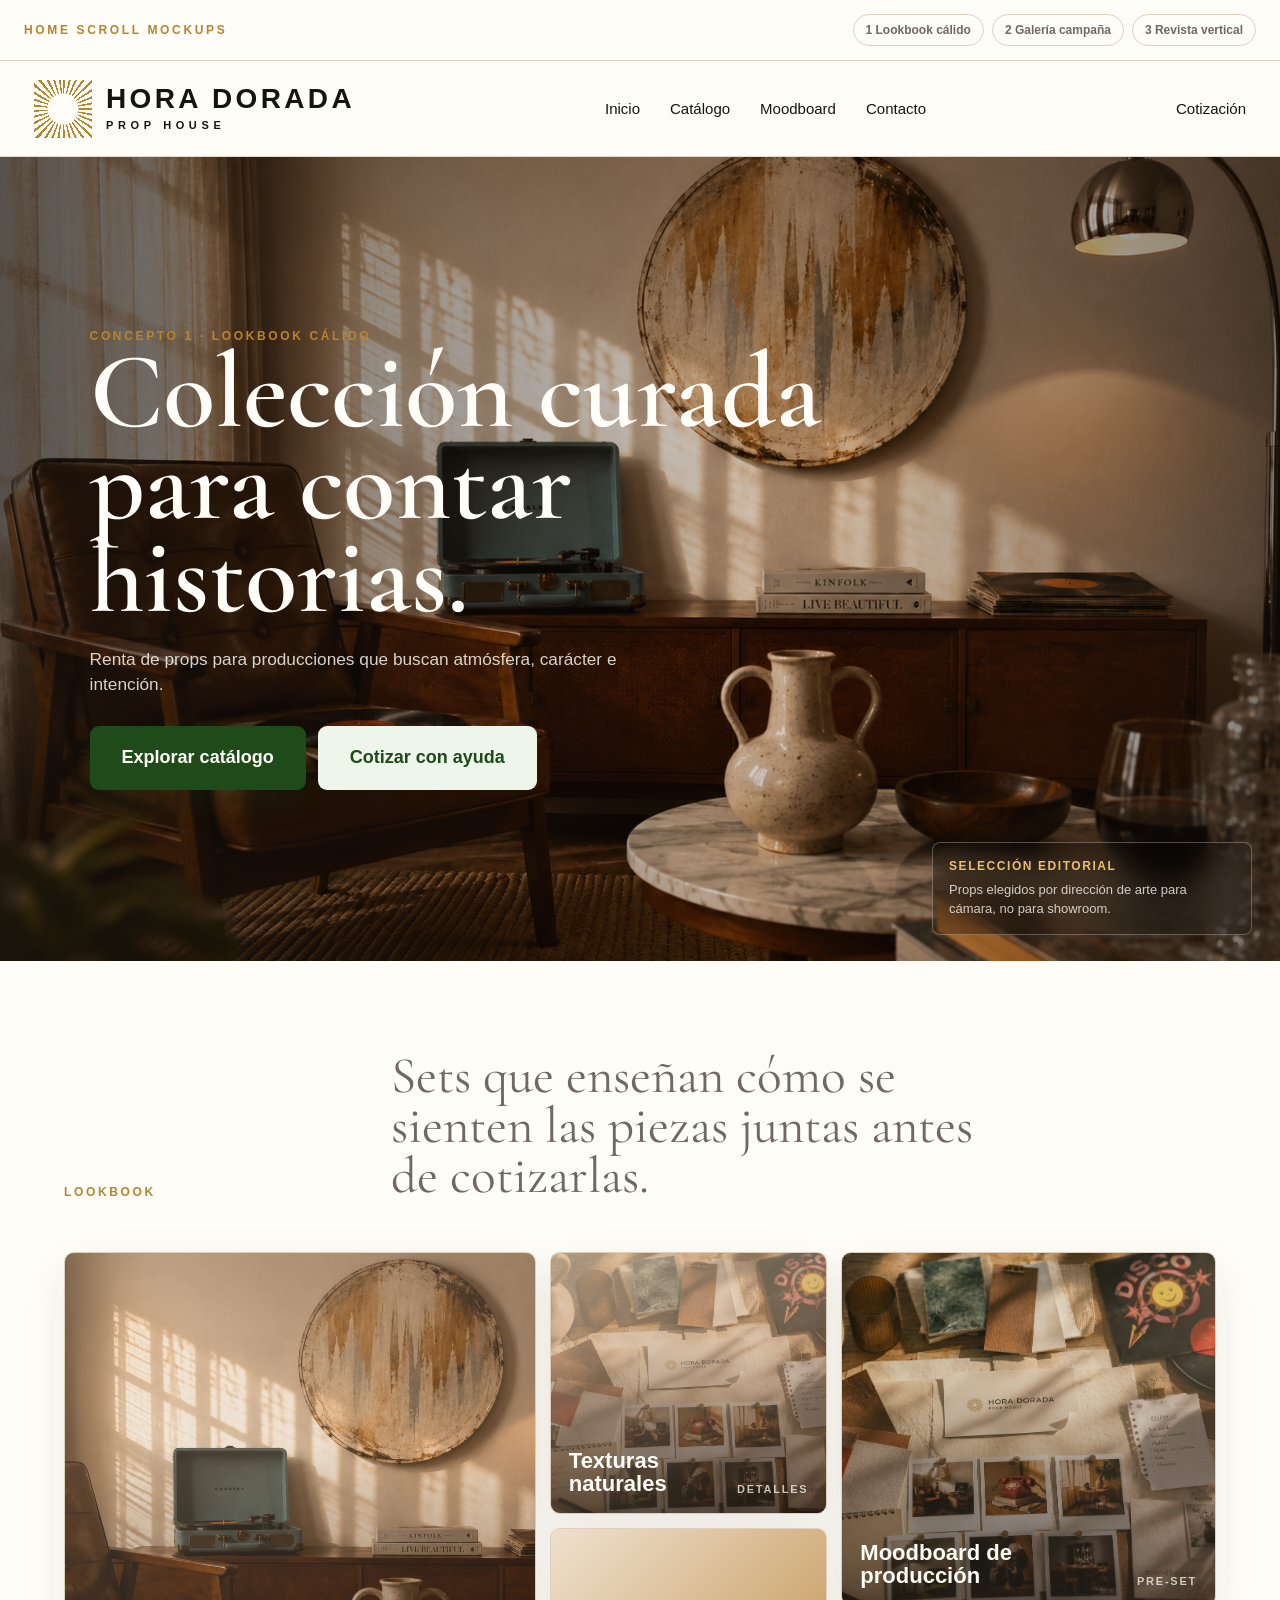
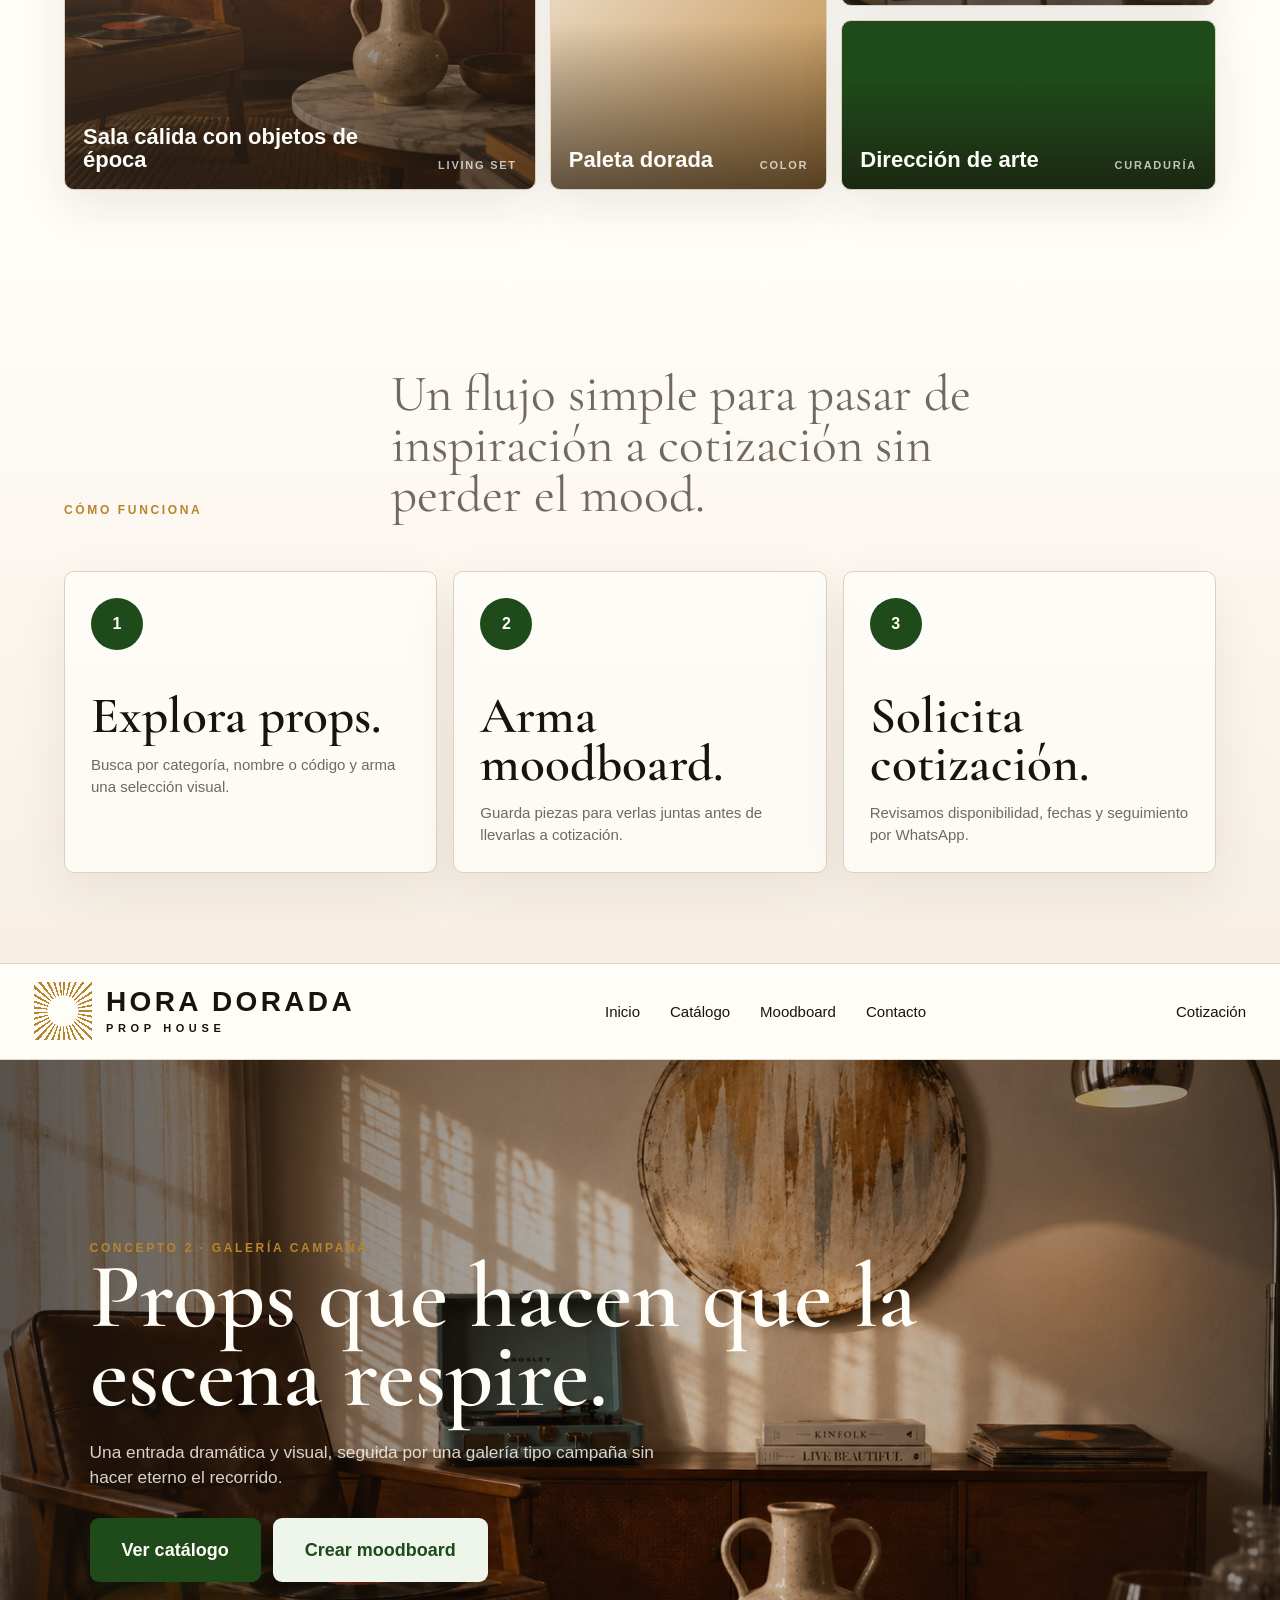
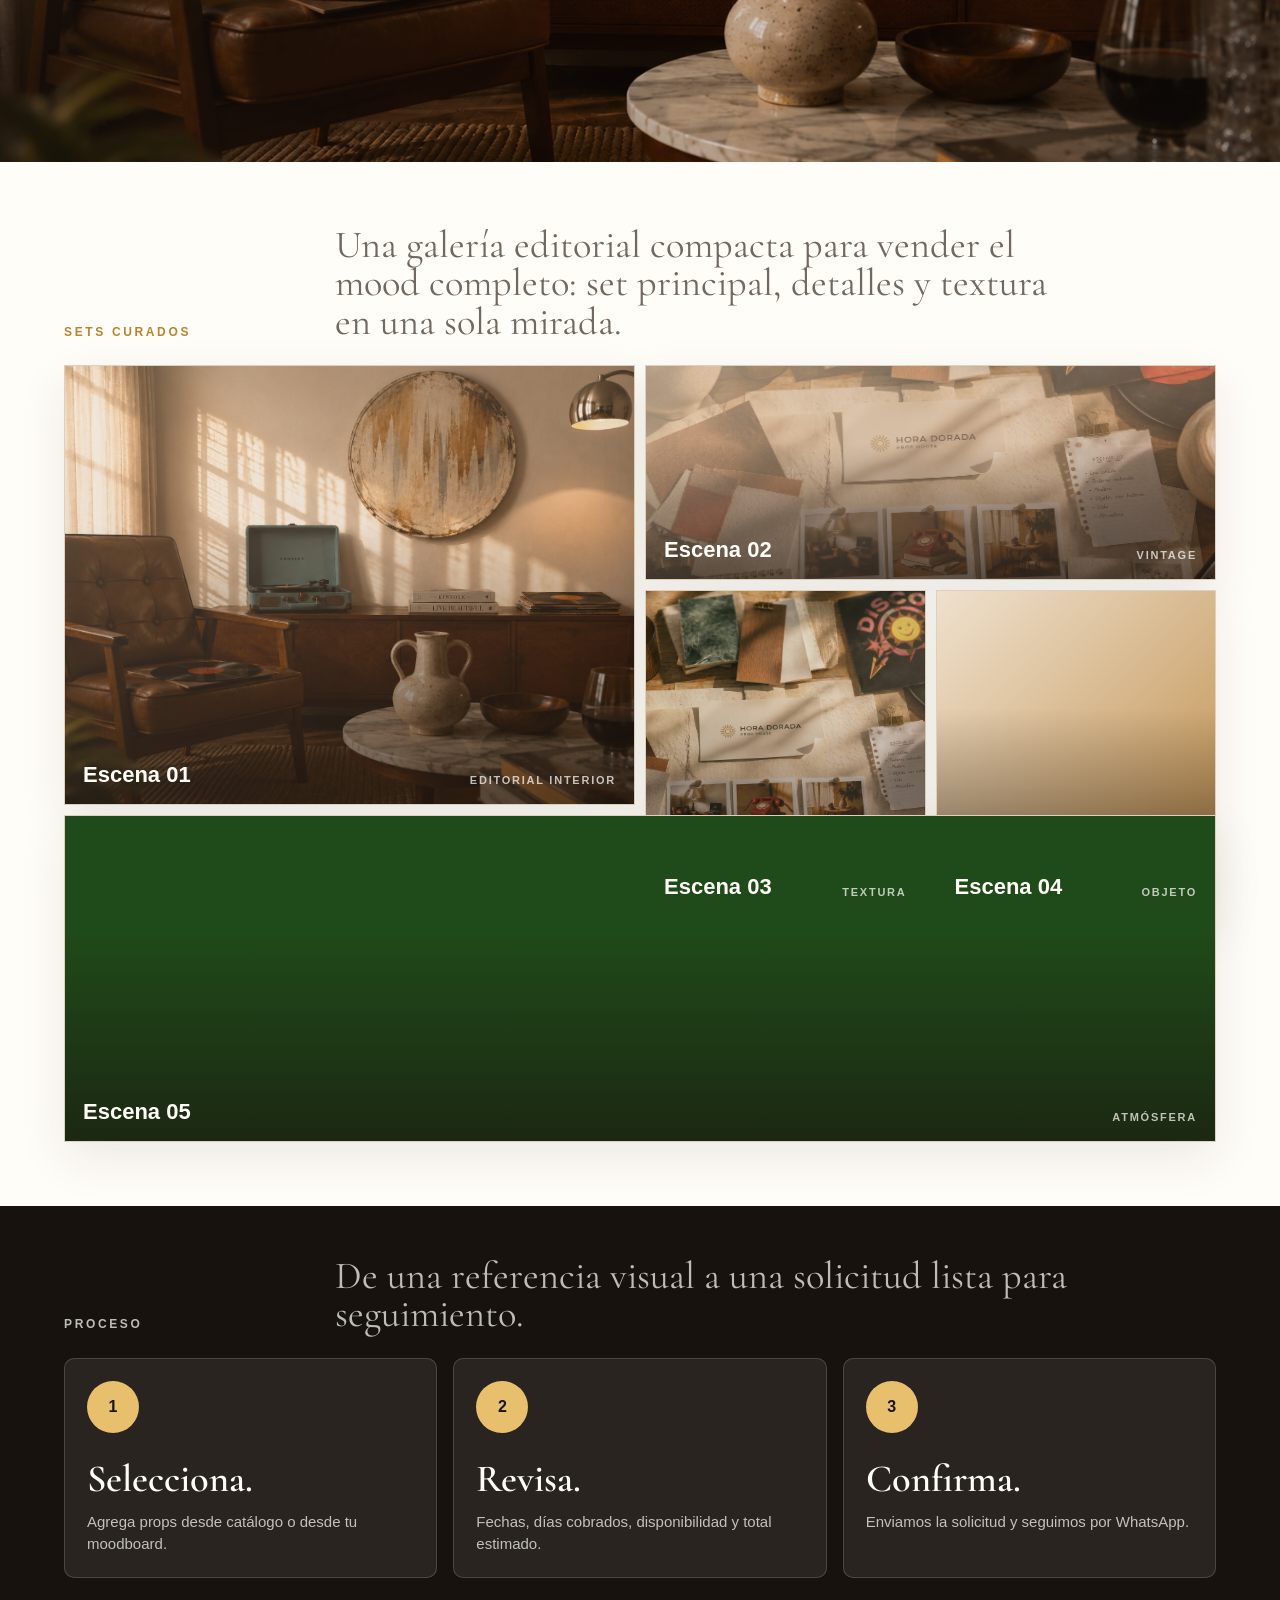
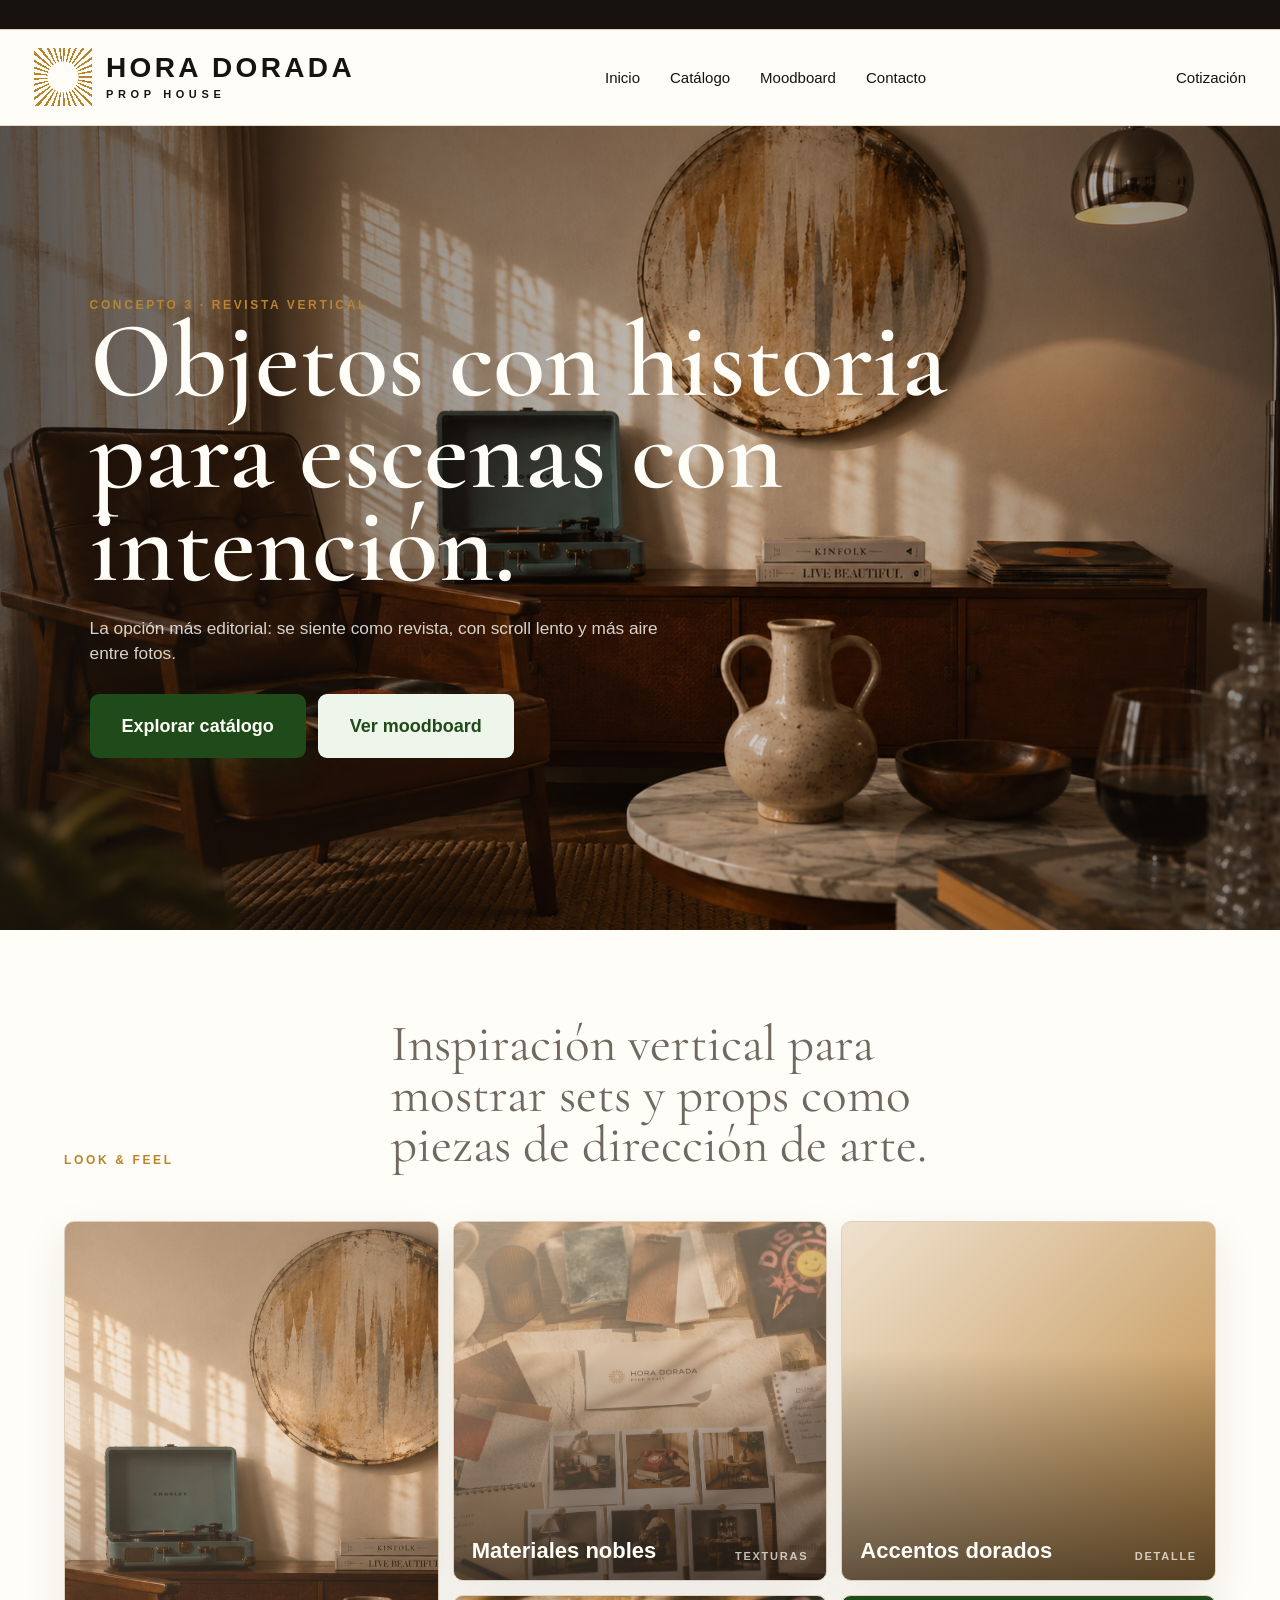
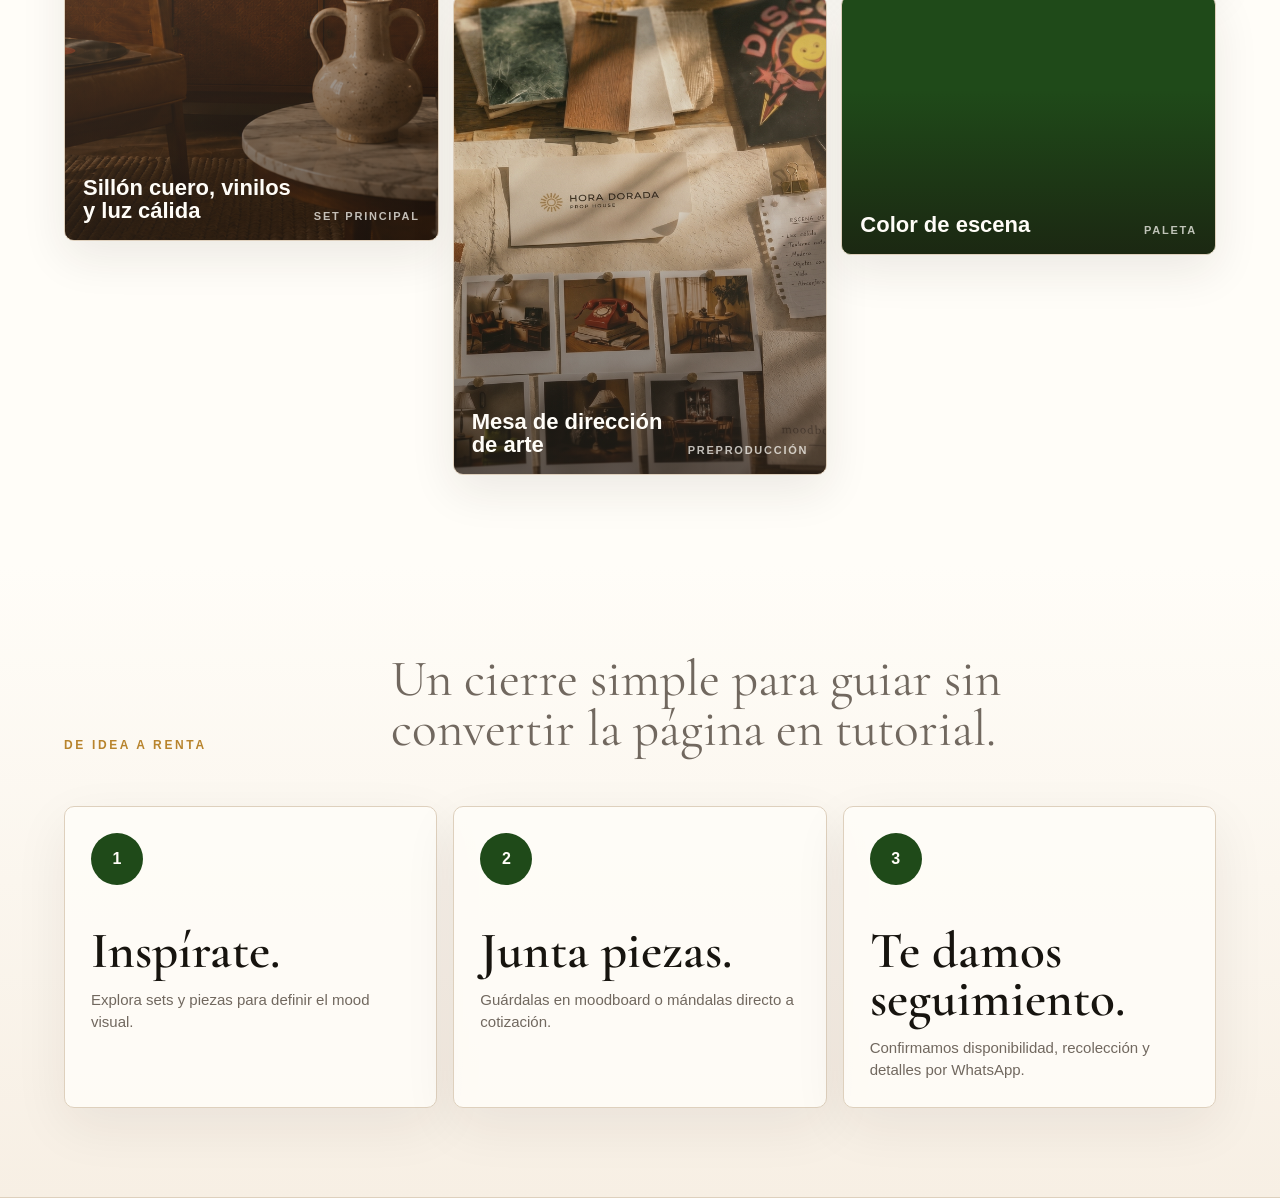
<file: hora-dorada-home-scroll-mockups.html>
<!doctype html>
<html lang="es">
<head>
  <meta charset="utf-8" />
  <meta name="viewport" content="width=device-width, initial-scale=1" />
  <title>Hora Dorada | Home Scroll Mockups</title>
  <link rel="preconnect" href="https://fonts.googleapis.com" />
  <link rel="preconnect" href="https://fonts.gstatic.com" crossorigin />
  <link href="https://fonts.googleapis.com/css2?family=Cormorant+Garamond:wght@500;600;700&display=swap" rel="stylesheet" />
  <style>
    :root {
      --paper: #fffdf8;
      --cream: #f6eee3;
      --ink: #17140f;
      --muted: #71685f;
      --gold: #b8842d;
      --olive: #1f4a19;
      --terracotta: #b65e34;
      --line: #ded0bd;
      --shadow: 0 24px 70px rgba(48, 35, 22, 0.18);
      color: var(--ink);
      font-family: "Avenir Next", "Helvetica Neue", Arial, sans-serif;
      background: var(--paper);
    }

    * {
      box-sizing: border-box;
    }

    html {
      scroll-behavior: smooth;
    }

    body {
      margin: 0;
      background: var(--paper);
    }

    a {
      color: inherit;
      text-decoration: none;
    }

    h1,
    h2,
    h3 {
      margin: 0;
      font-family: "Cormorant Garamond", Georgia, serif;
      font-weight: 600;
      letter-spacing: 0;
    }

    h1 {
      font-size: clamp(64px, 8.4vw, 136px);
      line-height: 0.86;
    }

    h2 {
      font-size: clamp(48px, 6vw, 92px);
      line-height: 0.9;
    }

    h3 {
      font-size: clamp(32px, 4vw, 56px);
      line-height: 0.94;
    }

    p {
      margin: 0;
      color: var(--muted);
      font-size: clamp(16px, 1.35vw, 21px);
      line-height: 1.46;
    }

    .mock-nav {
      position: sticky;
      top: 0;
      z-index: 30;
      display: flex;
      align-items: center;
      justify-content: space-between;
      gap: 18px;
      border-bottom: 1px solid var(--line);
      padding: 14px 24px;
      background: rgba(255, 253, 248, 0.92);
      backdrop-filter: blur(18px);
    }

    .mock-nav strong {
      color: var(--gold);
      font-size: 12px;
      letter-spacing: 0.22em;
      text-transform: uppercase;
      white-space: nowrap;
    }

    .mock-nav nav {
      display: flex;
      flex-wrap: wrap;
      justify-content: flex-end;
      gap: 8px;
    }

    .mock-nav a {
      border: 1px solid var(--line);
      border-radius: 999px;
      padding: 8px 12px;
      color: var(--muted);
      background: rgba(255, 253, 248, 0.82);
      font-size: 12px;
      font-weight: 700;
    }

    .mock {
      border-bottom: 1px solid var(--line);
      background: var(--paper);
    }

    .topbar {
      position: sticky;
      top: 45px;
      z-index: 20;
      display: grid;
      grid-template-columns: auto 1fr auto;
      align-items: center;
      gap: 26px;
      min-height: 96px;
      border-bottom: 1px solid rgba(222, 208, 189, 0.78);
      padding: 17px 34px;
      background: rgba(255, 253, 248, 0.94);
      backdrop-filter: blur(18px);
    }

    .brand {
      display: flex;
      align-items: center;
      gap: 14px;
    }

    .sun {
      width: 58px;
      height: 58px;
      flex: 0 0 auto;
      background:
        radial-gradient(circle at center, transparent 0 11px, var(--gold) 12px 14px, transparent 15px),
        repeating-conic-gradient(from 0deg, var(--gold) 0 4deg, transparent 4deg 11deg);
      mask: radial-gradient(circle at center, transparent 0 15px, #000 16px);
    }

    .brand strong {
      display: block;
      font-size: 28px;
      font-weight: 800;
      letter-spacing: 0.12em;
      line-height: 0.94;
      text-transform: uppercase;
    }

    .brand span span {
      display: block;
      margin-top: 7px;
      font-size: 11px;
      font-weight: 800;
      letter-spacing: 0.42em;
      text-transform: uppercase;
    }

    .topbar nav,
    .topbar__actions {
      display: flex;
      align-items: center;
      justify-content: center;
      gap: 30px;
      font-size: 15px;
      font-weight: 500;
    }

    .topbar__actions {
      justify-content: flex-end;
      gap: 18px;
    }

    .eyebrow {
      color: var(--gold);
      font-size: 12px;
      font-weight: 900;
      letter-spacing: 0.22em;
      text-transform: uppercase;
    }

    .button-row {
      display: flex;
      flex-wrap: wrap;
      gap: 12px;
      margin-top: 28px;
    }

    .button {
      display: inline-flex;
      align-items: center;
      justify-content: center;
      min-height: 64px;
      border: 0;
      border-radius: 9px;
      padding: 0 32px;
      color: var(--paper);
      background: var(--olive);
      font-size: 18px;
      font-weight: 850;
      box-shadow: 0 12px 30px rgba(30, 74, 24, 0.18);
    }

    .button--secondary {
      color: var(--olive);
      background: #eef5eb;
      box-shadow: none;
    }

    .hero {
      position: relative;
      display: grid;
      min-height: calc(100vh - 96px);
      align-content: center;
      overflow: hidden;
      padding: clamp(44px, 7vw, 96px);
      color: var(--paper);
      background:
        linear-gradient(90deg, rgba(24, 18, 13, 0.72), rgba(24, 18, 13, 0.18) 62%, rgba(24, 18, 13, 0.52)),
        url("assets/home-hero-golden-room.png") center / cover;
    }

    .hero__content {
      max-width: 860px;
    }

    .hero p:not(.eyebrow) {
      max-width: 590px;
      margin-top: 24px;
      color: rgba(255, 253, 248, 0.82);
    }

    .hero__note {
      position: absolute;
      right: 28px;
      bottom: 26px;
      max-width: 320px;
      border: 1px solid rgba(255, 253, 248, 0.28);
      border-radius: 8px;
      padding: 16px;
      background: rgba(0, 0, 0, 0.24);
      backdrop-filter: blur(14px);
    }

    .hero__note b {
      display: block;
      margin-bottom: 7px;
      color: #e8c06d;
      font-size: 12px;
      letter-spacing: 0.13em;
      text-transform: uppercase;
    }

    .hero__note span {
      color: rgba(255, 253, 248, 0.78);
      font-size: 13px;
      line-height: 1.4;
    }

    .section {
      padding: clamp(54px, 7vw, 96px) clamp(28px, 5vw, 70px);
    }

    .section-head {
      display: grid;
      grid-template-columns: minmax(220px, 0.35fr) minmax(0, 1fr);
      gap: 38px;
      align-items: end;
      margin-bottom: clamp(28px, 4vw, 54px);
    }

    .section-head p:not(.eyebrow) {
      max-width: 620px;
      font-family: "Cormorant Garamond", Georgia, serif;
      font-size: clamp(34px, 4vw, 58px);
      line-height: 0.98;
    }

    .lookbook-grid {
      display: grid;
      grid-template-columns: repeat(12, 1fr);
      grid-auto-rows: 78px;
      gap: 14px;
    }

    .look {
      position: relative;
      overflow: hidden;
      border: 1px solid var(--line);
      border-radius: 10px;
      background:
        linear-gradient(140deg, rgba(219, 200, 174, 0.7), rgba(122, 82, 46, 0.18)),
        url("assets/contact-hero-moodboard.jpg") center / cover;
      box-shadow: 0 16px 46px rgba(48, 35, 22, 0.09);
    }

    .look::after {
      content: "";
      position: absolute;
      inset: 0;
      background: linear-gradient(180deg, transparent 36%, rgba(25, 19, 14, 0.62));
    }

    .look__caption {
      position: absolute;
      right: 18px;
      bottom: 18px;
      left: 18px;
      z-index: 1;
      display: flex;
      justify-content: space-between;
      gap: 18px;
      align-items: end;
      color: var(--paper);
    }

    .look__caption strong {
      display: block;
      font-size: 22px;
      line-height: 1.05;
    }

    .look__caption span {
      color: rgba(255, 253, 248, 0.72);
      font-size: 11px;
      font-weight: 800;
      letter-spacing: 0.16em;
      text-transform: uppercase;
      white-space: nowrap;
    }

    .look--a {
      grid-column: span 5;
      grid-row: span 6;
      background-image:
        linear-gradient(140deg, rgba(219, 200, 174, 0.35), rgba(122, 82, 46, 0.18)),
        url("assets/home-hero-golden-room.png");
    }

    .look--b {
      grid-column: span 3;
      grid-row: span 3;
      background-position: 32% 50%;
    }

    .look--c {
      grid-column: span 4;
      grid-row: span 4;
      background-image:
        linear-gradient(140deg, rgba(31, 74, 25, 0.15), rgba(246, 238, 227, 0.12)),
        url("assets/contact-hero-moodboard.jpg");
      background-position: 62% 18%;
    }

    .look--d {
      grid-column: span 3;
      grid-row: span 3;
      background: linear-gradient(135deg, #efe1ce, #bd8a45);
    }

    .look--e {
      grid-column: span 4;
      grid-row: span 2;
      background: #1f4a19;
    }

    .process {
      background: linear-gradient(180deg, #fffdf8, #f7efe4);
    }

    .steps {
      display: grid;
      grid-template-columns: repeat(3, minmax(0, 1fr));
      gap: 16px;
    }

    .step {
      display: grid;
      min-height: 280px;
      align-content: space-between;
      border: 1px solid var(--line);
      border-radius: 10px;
      padding: 26px;
      background: rgba(255, 253, 248, 0.86);
      box-shadow: 0 18px 54px rgba(48, 35, 22, 0.07);
    }

    .step i {
      display: grid;
      place-items: center;
      width: 52px;
      height: 52px;
      border-radius: 50%;
      color: var(--paper);
      background: var(--olive);
      font-style: normal;
      font-weight: 900;
    }

    .step h3 {
      margin-top: 42px;
    }

    .step p {
      margin-top: 14px;
      font-size: 15px;
    }

    .concept-2 .hero {
      min-height: clamp(620px, 78vh, 760px);
      padding-top: clamp(38px, 5vw, 72px);
      padding-bottom: clamp(38px, 5vw, 72px);
    }

    .concept-2 .hero h1 {
      max-width: 980px;
      font-size: clamp(62px, 7.2vw, 116px);
    }

    .concept-2 .section {
      padding-top: clamp(38px, 5vw, 66px);
      padding-bottom: clamp(38px, 5vw, 66px);
    }

    .concept-2 .section-head {
      grid-template-columns: minmax(180px, 0.28fr) minmax(0, 1fr);
      gap: 24px;
      margin-bottom: 24px;
    }

    .concept-2 .section-head p:not(.eyebrow) {
      max-width: 740px;
      font-size: clamp(30px, 3vw, 46px);
      line-height: 1;
    }

    .concept-2 .lookbook-grid {
      grid-template-rows: repeat(7, minmax(64px, 8vw));
      grid-auto-rows: minmax(64px, 8vw);
      gap: 10px;
    }

    .concept-2 .look {
      border-radius: 0;
    }

    .concept-2 .look--a {
      grid-column: 1 / 7;
      grid-row: 1 / 5;
    }

    .concept-2 .look--b {
      grid-column: 7 / 13;
      grid-row: 1 / 3;
    }

    .concept-2 .look--c {
      grid-column: 7 / 10;
      grid-row: 3 / 6;
    }

    .concept-2 .look--d {
      grid-column: 10 / 13;
      grid-row: 3 / 6;
    }

    .concept-2 .look--e {
      grid-column: 1 / 13;
      grid-row: 5 / 8;
    }

    .concept-2 .process {
      padding-top: clamp(34px, 4vw, 54px);
      padding-bottom: clamp(34px, 4vw, 54px);
      color: var(--paper);
      background: #17120d;
    }

    .concept-2 .process p,
    .concept-2 .process .step p {
      color: rgba(255, 253, 248, 0.72);
    }

    .concept-2 .step {
      min-height: 218px;
      padding: 22px;
      border-color: rgba(255, 253, 248, 0.16);
      background: rgba(255, 253, 248, 0.08);
      box-shadow: none;
    }

    .concept-2 .step i {
      color: var(--ink);
      background: #e8c06d;
    }

    .concept-2 .step h3 {
      margin-top: 28px;
      font-size: clamp(30px, 3vw, 48px);
    }

    .concept-3 .lookbook-grid {
      display: block;
      column-count: 3;
      column-gap: 14px;
    }

    .concept-3 .look {
      display: block;
      min-height: 360px;
      margin-bottom: 14px;
      break-inside: avoid;
    }

    .concept-3 .look--a {
      min-height: 620px;
    }

    .concept-3 .look--c {
      min-height: 480px;
    }

    .concept-3 .look--e {
      min-height: 260px;
    }

    @media (max-width: 980px) {
      .topbar,
      .section-head,
      .steps {
        grid-template-columns: 1fr;
      }

      .topbar nav,
      .topbar__actions {
        justify-content: flex-start;
        flex-wrap: wrap;
      }

      .lookbook-grid,
      .concept-2 .lookbook-grid {
        grid-template-columns: 1fr;
        grid-auto-rows: auto;
      }

      .look,
      .look--a,
      .look--b,
      .look--c,
      .look--d,
      .look--e,
      .concept-2 .look--a,
      .concept-2 .look--b,
      .concept-2 .look--c,
      .concept-2 .look--d,
      .concept-2 .look--e {
        grid-column: auto;
        grid-row: auto;
        min-height: 360px;
      }

      .concept-3 .lookbook-grid {
        column-count: 1;
      }

      .hero__note {
        position: static;
        margin-top: 34px;
      }
    }
  </style>
</head>
<body>
  <div class="mock-nav">
    <strong>Home Scroll Mockups</strong>
    <nav>
      <a href="#concepto-1">1 Lookbook cálido</a>
      <a href="#concepto-2">2 Galería campaña</a>
      <a href="#concepto-3">3 Revista vertical</a>
    </nav>
  </div>

  <section id="concepto-1" class="mock concept-1">
    <header class="topbar">
      <a class="brand" href="#">
        <i class="sun"></i>
        <span><strong>Hora Dorada</strong><span>Prop House</span></span>
      </a>
      <nav><a>Inicio</a><a>Catálogo</a><a>Moodboard</a><a>Contacto</a></nav>
      <div class="topbar__actions"><a>Cotización</a></div>
    </header>
    <main class="hero">
      <div class="hero__content">
        <p class="eyebrow">Concepto 1 · Lookbook cálido</p>
        <h1>Colección curada para contar historias.</h1>
        <p>Renta de props para producciones que buscan atmósfera, carácter e intención.</p>
        <div class="button-row">
          <a class="button">Explorar catálogo</a>
          <a class="button button--secondary">Cotizar con ayuda</a>
        </div>
      </div>
      <div class="hero__note"><b>Selección editorial</b><span>Props elegidos por dirección de arte para cámara, no para showroom.</span></div>
    </main>
    <section class="section">
      <div class="section-head">
        <p class="eyebrow">Lookbook</p>
        <p>Sets que enseñan cómo se sienten las piezas juntas antes de cotizarlas.</p>
      </div>
      <div class="lookbook-grid">
        <article class="look look--a"><div class="look__caption"><strong>Sala cálida con objetos de época</strong><span>Living set</span></div></article>
        <article class="look look--b"><div class="look__caption"><strong>Texturas naturales</strong><span>Detalles</span></div></article>
        <article class="look look--c"><div class="look__caption"><strong>Moodboard de producción</strong><span>Pre-set</span></div></article>
        <article class="look look--d"><div class="look__caption"><strong>Paleta dorada</strong><span>Color</span></div></article>
        <article class="look look--e"><div class="look__caption"><strong>Dirección de arte</strong><span>Curaduría</span></div></article>
      </div>
    </section>
    <section class="section process">
      <div class="section-head">
        <p class="eyebrow">Cómo funciona</p>
        <p>Un flujo simple para pasar de inspiración a cotización sin perder el mood.</p>
      </div>
      <div class="steps">
        <article class="step"><div><i>1</i><h3>Explora props.</h3><p>Busca por categoría, nombre o código y arma una selección visual.</p></div></article>
        <article class="step"><div><i>2</i><h3>Arma moodboard.</h3><p>Guarda piezas para verlas juntas antes de llevarlas a cotización.</p></div></article>
        <article class="step"><div><i>3</i><h3>Solicita cotización.</h3><p>Revisamos disponibilidad, fechas y seguimiento por WhatsApp.</p></div></article>
      </div>
    </section>
  </section>

  <section id="concepto-2" class="mock concept-2">
    <header class="topbar">
      <a class="brand" href="#">
        <i class="sun"></i>
        <span><strong>Hora Dorada</strong><span>Prop House</span></span>
      </a>
      <nav><a>Inicio</a><a>Catálogo</a><a>Moodboard</a><a>Contacto</a></nav>
      <div class="topbar__actions"><a>Cotización</a></div>
    </header>
    <main class="hero">
      <div class="hero__content">
        <p class="eyebrow">Concepto 2 · Galería campaña</p>
        <h1>Props que hacen que la escena respire.</h1>
        <p>Una entrada dramática y visual, seguida por una galería tipo campaña sin hacer eterno el recorrido.</p>
        <div class="button-row">
          <a class="button">Ver catálogo</a>
          <a class="button button--secondary">Crear moodboard</a>
        </div>
      </div>
    </main>
    <section class="section">
      <div class="section-head">
        <p class="eyebrow">Sets curados</p>
        <p>Una galería editorial compacta para vender el mood completo: set principal, detalles y textura en una sola mirada.</p>
      </div>
      <div class="lookbook-grid">
        <article class="look look--a"><div class="look__caption"><strong>Escena 01</strong><span>Editorial interior</span></div></article>
        <article class="look look--b"><div class="look__caption"><strong>Escena 02</strong><span>Vintage</span></div></article>
        <article class="look look--c"><div class="look__caption"><strong>Escena 03</strong><span>Textura</span></div></article>
        <article class="look look--d"><div class="look__caption"><strong>Escena 04</strong><span>Objeto</span></div></article>
        <article class="look look--e"><div class="look__caption"><strong>Escena 05</strong><span>Atmósfera</span></div></article>
      </div>
    </section>
    <section class="section process">
      <div class="section-head">
        <p class="eyebrow">Proceso</p>
        <p>De una referencia visual a una solicitud lista para seguimiento.</p>
      </div>
      <div class="steps">
        <article class="step"><div><i>1</i><h3>Selecciona.</h3><p>Agrega props desde catálogo o desde tu moodboard.</p></div></article>
        <article class="step"><div><i>2</i><h3>Revisa.</h3><p>Fechas, días cobrados, disponibilidad y total estimado.</p></div></article>
        <article class="step"><div><i>3</i><h3>Confirma.</h3><p>Enviamos la solicitud y seguimos por WhatsApp.</p></div></article>
      </div>
    </section>
  </section>

  <section id="concepto-3" class="mock concept-3">
    <header class="topbar">
      <a class="brand" href="#">
        <i class="sun"></i>
        <span><strong>Hora Dorada</strong><span>Prop House</span></span>
      </a>
      <nav><a>Inicio</a><a>Catálogo</a><a>Moodboard</a><a>Contacto</a></nav>
      <div class="topbar__actions"><a>Cotización</a></div>
    </header>
    <main class="hero">
      <div class="hero__content">
        <p class="eyebrow">Concepto 3 · Revista vertical</p>
        <h1>Objetos con historia para escenas con intención.</h1>
        <p>La opción más editorial: se siente como revista, con scroll lento y más aire entre fotos.</p>
        <div class="button-row">
          <a class="button">Explorar catálogo</a>
          <a class="button button--secondary">Ver moodboard</a>
        </div>
      </div>
    </main>
    <section class="section">
      <div class="section-head">
        <p class="eyebrow">Look & feel</p>
        <p>Inspiración vertical para mostrar sets y props como piezas de dirección de arte.</p>
      </div>
      <div class="lookbook-grid">
        <article class="look look--a"><div class="look__caption"><strong>Sillón cuero, vinilos y luz cálida</strong><span>Set principal</span></div></article>
        <article class="look look--b"><div class="look__caption"><strong>Materiales nobles</strong><span>Texturas</span></div></article>
        <article class="look look--c"><div class="look__caption"><strong>Mesa de dirección de arte</strong><span>Preproducción</span></div></article>
        <article class="look look--d"><div class="look__caption"><strong>Accentos dorados</strong><span>Detalle</span></div></article>
        <article class="look look--e"><div class="look__caption"><strong>Color de escena</strong><span>Paleta</span></div></article>
      </div>
    </section>
    <section class="section process">
      <div class="section-head">
        <p class="eyebrow">De idea a renta</p>
        <p>Un cierre simple para guiar sin convertir la página en tutorial.</p>
      </div>
      <div class="steps">
        <article class="step"><div><i>1</i><h3>Inspírate.</h3><p>Explora sets y piezas para definir el mood visual.</p></div></article>
        <article class="step"><div><i>2</i><h3>Junta piezas.</h3><p>Guárdalas en moodboard o mándalas directo a cotización.</p></div></article>
        <article class="step"><div><i>3</i><h3>Te damos seguimiento.</h3><p>Confirmamos disponibilidad, recolección y detalles por WhatsApp.</p></div></article>
      </div>
    </section>
  </section>
</body>
</html>
</file>
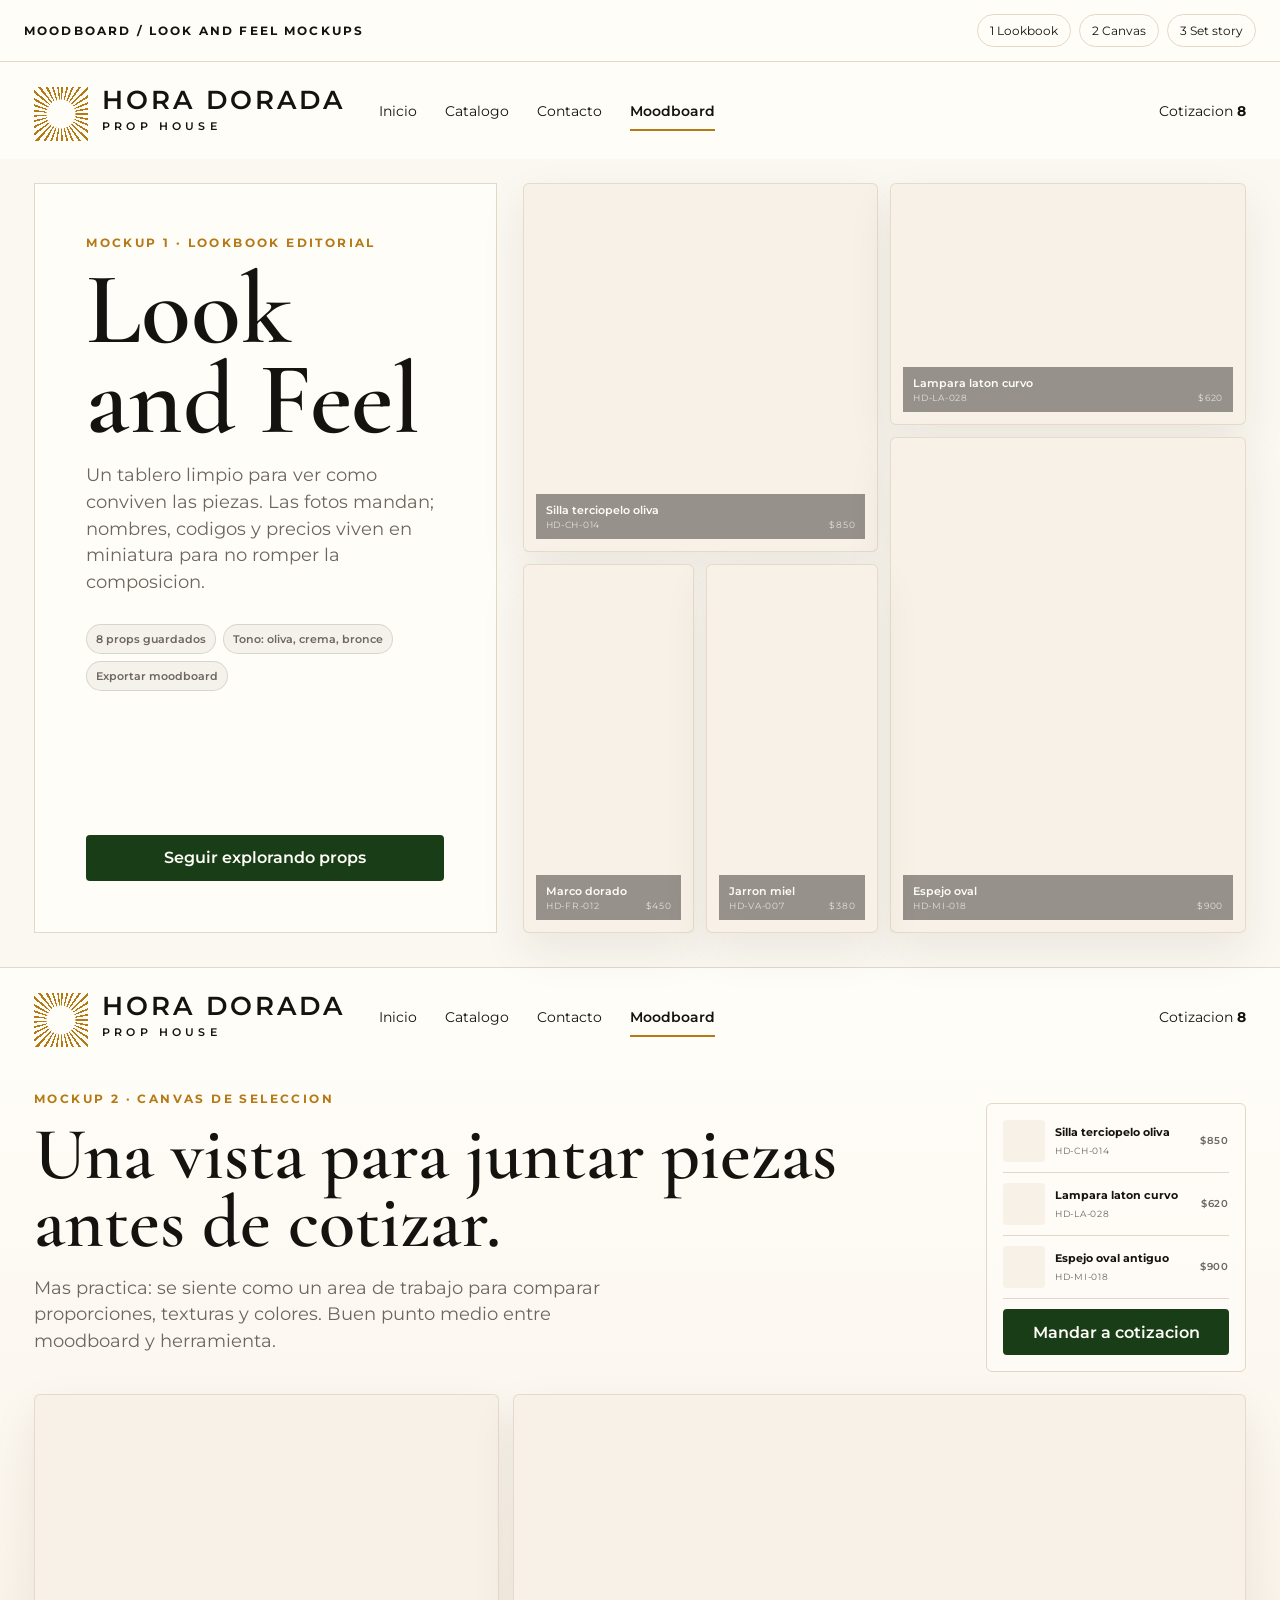
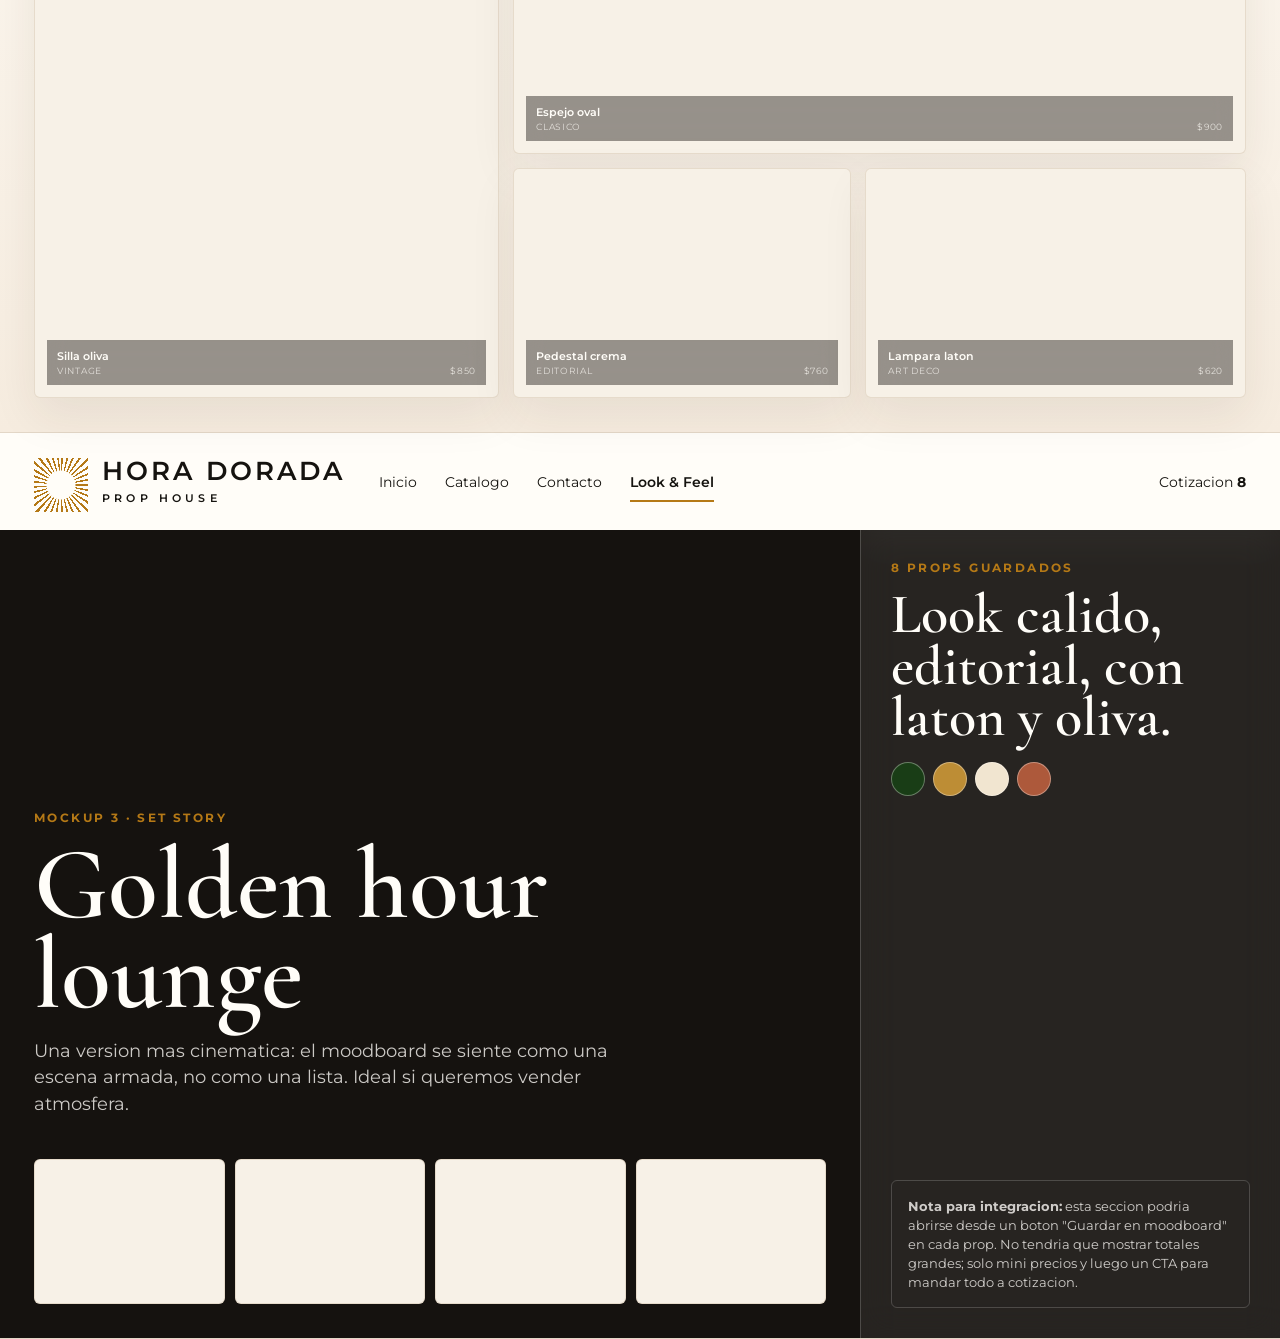
<file: hora-dorada-moodboard-mockups.html>
<!doctype html>
<html lang="es">
<head>
  <meta charset="utf-8" />
  <meta name="viewport" content="width=device-width, initial-scale=1" />
  <title>Hora Dorada | Moodboard Mockups</title>
  <link rel="preconnect" href="https://fonts.googleapis.com">
  <link rel="preconnect" href="https://fonts.gstatic.com" crossorigin>
  <link href="https://fonts.googleapis.com/css2?family=Cormorant+Garamond:wght@500;600;700&family=Montserrat:wght@400;500;600;700&display=swap" rel="stylesheet">
  <style>
    :root {
      --paper: #fffdf8;
      --ivory: #f7f1e7;
      --ink: #15130f;
      --muted: #6d665f;
      --line: #e3d7c7;
      --gold: #b57916;
      --olive: #193d16;
      --terracotta: #bf5a22;
      --gray: #77706a;
      font-family: "Montserrat", "Avenir Next", "Helvetica Neue", Arial, sans-serif;
      color-scheme: light;
    }

    * { box-sizing: border-box; }

    body {
      margin: 0;
      color: var(--ink);
      background: var(--paper);
    }

    .board-nav {
      position: sticky;
      top: 0;
      z-index: 20;
      display: flex;
      justify-content: space-between;
      gap: 20px;
      align-items: center;
      border-bottom: 1px solid var(--line);
      padding: 14px 24px;
      background: rgba(255, 253, 248, 0.95);
      backdrop-filter: blur(16px);
    }

    .board-nav strong {
      font-size: 12px;
      letter-spacing: 0.18em;
      text-transform: uppercase;
    }

    .board-nav nav {
      display: flex;
      flex-wrap: wrap;
      gap: 8px;
    }

    .board-nav a {
      border: 1px solid var(--line);
      border-radius: 999px;
      padding: 8px 12px;
      color: inherit;
      font-size: 12px;
      text-decoration: none;
    }

    .mock {
      min-height: 100vh;
      border-bottom: 1px solid var(--line);
      background: var(--paper);
    }

    .topbar {
      display: grid;
      grid-template-columns: auto 1fr auto;
      gap: 34px;
      align-items: center;
      min-height: 92px;
      padding: 18px 34px;
    }

    .brand {
      display: flex;
      gap: 14px;
      align-items: center;
    }

    .sun {
      width: 54px;
      height: 54px;
      flex: 0 0 auto;
      background:
        radial-gradient(circle at center, transparent 0 10px, var(--gold) 11px 13px, transparent 14px),
        repeating-conic-gradient(from 0deg, var(--gold) 0 4deg, transparent 4deg 11deg);
      mask: radial-gradient(circle at center, transparent 0 14px, #000 15px);
    }

    .brand strong {
      display: block;
      font-size: 26px;
      font-weight: 600;
      letter-spacing: 0.12em;
      line-height: 0.95;
      text-transform: uppercase;
      white-space: nowrap;
    }

    .brand span {
      display: block;
      margin-top: 7px;
      font-size: 11px;
      font-weight: 600;
      letter-spacing: 0.38em;
      text-transform: uppercase;
    }

    .topbar nav,
    .topbar__actions {
      display: flex;
      gap: 28px;
      align-items: center;
      font-size: 14px;
    }

    .topbar a {
      color: inherit;
      text-decoration: none;
    }

    .active {
      position: relative;
      font-weight: 600;
    }

    .active::after {
      position: absolute;
      right: 0;
      bottom: -11px;
      left: 0;
      height: 2px;
      background: var(--gold);
      content: "";
    }

    .eyebrow {
      margin: 0 0 14px;
      color: var(--gold);
      font-size: 12px;
      font-weight: 700;
      letter-spacing: 0.2em;
      text-transform: uppercase;
    }

    h1,
    h2 {
      margin: 0;
      font-family: "Cormorant Garamond", Georgia, serif;
      font-weight: 600;
      letter-spacing: 0;
    }

    h1 {
      font-size: clamp(58px, 8vw, 132px);
      line-height: 0.88;
    }

    h2 {
      font-size: clamp(46px, 5.8vw, 92px);
      line-height: 0.92;
    }

    .copy {
      max-width: 620px;
      color: var(--muted);
      font-size: 18px;
      line-height: 1.48;
    }

    .button {
      display: inline-flex;
      justify-content: center;
      align-items: center;
      min-height: 46px;
      border: 0;
      border-radius: 4px;
      padding: 0 22px;
      color: #fffdf8;
      background: var(--olive);
      font-weight: 600;
      text-decoration: none;
    }

    .tiny-meta {
      color: rgba(21, 19, 15, 0.64);
      font-size: 10px;
      font-weight: 600;
      letter-spacing: 0.08em;
      line-height: 1.4;
      text-transform: uppercase;
    }

    .photo {
      position: relative;
      overflow: hidden;
      border: 1px solid rgba(227, 215, 199, 0.85);
      border-radius: 6px;
      background: var(--ivory) center / cover;
      box-shadow: 0 18px 46px rgba(51, 38, 24, 0.08);
    }

    .photo__caption {
      position: absolute;
      right: 12px;
      bottom: 12px;
      left: 12px;
      display: flex;
      justify-content: space-between;
      gap: 12px;
      align-items: end;
      padding: 9px 10px;
      color: #fffdf8;
      background: rgba(18, 14, 10, 0.42);
      backdrop-filter: blur(10px);
    }

    .photo__caption strong {
      display: block;
      font-size: 11px;
      font-weight: 600;
    }

    .photo__caption span {
      display: block;
      margin-top: 2px;
      color: rgba(255, 253, 248, 0.72);
      font-size: 9px;
      letter-spacing: 0.08em;
      text-transform: uppercase;
    }

    .img-chair { background-image: url("https://images.unsplash.com/photo-1519947486511-46149fa0a254?auto=format&fit=crop&w=1200&q=85"); }
    .img-lamp { background-image: url("https://images.unsplash.com/photo-1507473885765-e6ed057f782c?auto=format&fit=crop&w=1200&q=85"); }
    .img-vase { background-image: url("https://images.unsplash.com/photo-1618220179428-22790b461013?auto=format&fit=crop&w=1200&q=85"); }
    .img-mirror { background-image: url("https://images.unsplash.com/photo-1616486338812-3dadae4b4ace?auto=format&fit=crop&w=1200&q=85"); }
    .img-pedestal { background-image: url("https://images.unsplash.com/photo-1618221195710-dd6b41faaea6?auto=format&fit=crop&w=1200&q=85"); }
    .img-frame { background-image: url("https://images.unsplash.com/photo-1616047006789-b7af5afb8c20?auto=format&fit=crop&w=1200&q=85"); }

    /* Mockup 1 */
    .lookbook {
      display: grid;
      grid-template-columns: 0.78fr 1.22fr;
      gap: 26px;
      min-height: calc(100vh - 92px);
      padding: 24px 34px 34px;
      background: #fbf8f1;
    }

    .lookbook__copy {
      display: grid;
      align-content: space-between;
      border: 1px solid var(--line);
      padding: clamp(26px, 4vw, 54px);
      background: #fffdf8;
    }

    .lookbook__saved {
      display: flex;
      flex-wrap: wrap;
      gap: 7px;
      margin-top: 28px;
    }

    .pill {
      border: 1px solid rgba(117, 104, 93, 0.22);
      border-radius: 999px;
      padding: 7px 9px;
      color: #6f675f;
      background: rgba(117, 104, 93, 0.07);
      font-size: 11px;
      font-weight: 600;
    }

    .lookbook__grid {
      display: grid;
      grid-template-columns: repeat(8, 1fr);
      grid-template-rows: repeat(6, minmax(70px, 1fr));
      gap: 12px;
      min-height: 650px;
    }

    .lookbook__grid .photo:nth-child(1) { grid-area: 1 / 1 / 4 / 5; }
    .lookbook__grid .photo:nth-child(2) { grid-area: 1 / 5 / 3 / 9; }
    .lookbook__grid .photo:nth-child(3) { grid-area: 4 / 1 / 7 / 3; }
    .lookbook__grid .photo:nth-child(4) { grid-area: 3 / 5 / 7 / 9; }
    .lookbook__grid .photo:nth-child(5) { grid-area: 4 / 3 / 7 / 5; }

    /* Mockup 2 */
    .board {
      min-height: calc(100vh - 92px);
      padding: 26px 34px 34px;
      background: linear-gradient(180deg, #fffdf8 0, #f6ecdf 100%);
    }

    .board__head {
      display: grid;
      grid-template-columns: minmax(0, 1fr) auto;
      gap: 30px;
      align-items: end;
      margin-bottom: 22px;
    }

    .board__canvas {
      display: grid;
      grid-template-columns: 1.1fr 0.8fr 0.9fr;
      grid-template-rows: 360px 230px;
      gap: 14px;
    }

    .board__canvas .photo:nth-child(1) { grid-row: 1 / 3; }
    .board__canvas .photo:nth-child(2) { grid-column: 2 / 4; }
    .board__canvas .photo:nth-child(3) { grid-column: 2; }
    .board__canvas .photo:nth-child(4) { grid-column: 3; }

    .board__sidebar {
      display: grid;
      gap: 10px;
      min-width: 260px;
      border: 1px solid var(--line);
      border-radius: 6px;
      padding: 16px;
      background: rgba(255, 253, 248, 0.78);
    }

    .mini-row {
      display: grid;
      grid-template-columns: 42px minmax(0, 1fr) auto;
      gap: 10px;
      align-items: center;
      border-bottom: 1px solid var(--line);
      padding-bottom: 10px;
    }

    .mini-thumb {
      width: 42px;
      height: 42px;
      border-radius: 4px;
      background: var(--ivory) center / cover;
    }

    .mini-row strong {
      display: block;
      overflow: hidden;
      font-size: 11px;
      text-overflow: ellipsis;
      white-space: nowrap;
    }

    .mini-row span {
      color: var(--muted);
      font-size: 9px;
      letter-spacing: 0.08em;
      text-transform: uppercase;
    }

    /* Mockup 3 */
    .story {
      display: grid;
      grid-template-columns: minmax(0, 1fr) 420px;
      gap: 0;
      min-height: calc(100vh - 92px);
      background: #15120f;
      color: #fffdf8;
    }

    .story__scene {
      display: grid;
      align-content: end;
      padding: 34px;
      background:
        linear-gradient(180deg, rgba(21, 18, 15, 0.08), rgba(21, 18, 15, 0.86)),
        url("https://images.unsplash.com/photo-1600566753190-17f0baa2a6c3?auto=format&fit=crop&w=1800&q=85") center / cover;
    }

    .story__strip {
      display: grid;
      grid-template-columns: repeat(4, 1fr);
      gap: 10px;
      margin-top: 24px;
    }

    .story__strip .photo {
      min-height: 145px;
      box-shadow: none;
    }

    .story__panel {
      display: grid;
      align-content: space-between;
      border-left: 1px solid rgba(255, 253, 248, 0.18);
      padding: 30px;
      background: rgba(255, 253, 248, 0.08);
      backdrop-filter: blur(18px);
    }

    .note-card {
      border: 1px solid rgba(255, 253, 248, 0.18);
      border-radius: 6px;
      padding: 16px;
      color: rgba(255, 253, 248, 0.78);
      font-size: 13px;
      line-height: 1.45;
    }

    .palette {
      display: flex;
      gap: 8px;
      margin-top: 18px;
    }

    .swatch {
      width: 34px;
      height: 34px;
      border: 1px solid rgba(255, 253, 248, 0.34);
      border-radius: 50%;
    }

    @media (max-width: 980px) {
      .topbar,
      .lookbook,
      .board__head,
      .story {
        grid-template-columns: 1fr;
      }

      .topbar nav,
      .topbar__actions {
        flex-wrap: wrap;
      }

      .lookbook__grid,
      .board__canvas,
      .story__strip {
        display: grid;
        grid-template-columns: 1fr;
        grid-template-rows: none;
      }

      .lookbook__grid .photo,
      .board__canvas .photo,
      .story__strip .photo {
        grid-area: auto !important;
        min-height: 260px;
      }
    }
  </style>
</head>
<body>
  <div class="board-nav">
    <strong>Moodboard / Look and Feel Mockups</strong>
    <nav>
      <a href="#mockup-1">1 Lookbook</a>
      <a href="#mockup-2">2 Canvas</a>
      <a href="#mockup-3">3 Set story</a>
    </nav>
  </div>

  <section id="mockup-1" class="mock">
    <header class="topbar">
      <div class="brand">
        <span class="sun"></span>
        <div><strong>Hora Dorada</strong><span>Prop House</span></div>
      </div>
      <nav><a>Inicio</a><a>Catalogo</a><a>Contacto</a><a class="active">Moodboard</a></nav>
      <div class="topbar__actions"><a>Cotizacion <b>8</b></a></div>
    </header>

    <main class="lookbook">
      <section class="lookbook__copy">
        <div>
          <p class="eyebrow">Mockup 1 · Lookbook editorial</p>
          <h1>Look and Feel</h1>
          <p class="copy">Un tablero limpio para ver como conviven las piezas. Las fotos mandan; nombres, codigos y precios viven en miniatura para no romper la composicion.</p>
          <div class="lookbook__saved">
            <span class="pill">8 props guardados</span>
            <span class="pill">Tono: oliva, crema, bronce</span>
            <span class="pill">Exportar moodboard</span>
          </div>
        </div>
        <a class="button">Seguir explorando props</a>
      </section>

      <section class="lookbook__grid" aria-label="Moodboard editorial">
        <article class="photo img-chair"><div class="photo__caption"><div><strong>Silla terciopelo oliva</strong><span>HD-CH-014</span></div><span>$850</span></div></article>
        <article class="photo img-lamp"><div class="photo__caption"><div><strong>Lampara laton curvo</strong><span>HD-LA-028</span></div><span>$620</span></div></article>
        <article class="photo img-frame"><div class="photo__caption"><div><strong>Marco dorado</strong><span>HD-FR-012</span></div><span>$450</span></div></article>
        <article class="photo img-mirror"><div class="photo__caption"><div><strong>Espejo oval</strong><span>HD-MI-018</span></div><span>$900</span></div></article>
        <article class="photo img-vase"><div class="photo__caption"><div><strong>Jarron miel</strong><span>HD-VA-007</span></div><span>$380</span></div></article>
      </section>
    </main>
  </section>

  <section id="mockup-2" class="mock">
    <header class="topbar">
      <div class="brand">
        <span class="sun"></span>
        <div><strong>Hora Dorada</strong><span>Prop House</span></div>
      </div>
      <nav><a>Inicio</a><a>Catalogo</a><a>Contacto</a><a class="active">Moodboard</a></nav>
      <div class="topbar__actions"><a>Cotizacion <b>8</b></a></div>
    </header>

    <main class="board">
      <section class="board__head">
        <div>
          <p class="eyebrow">Mockup 2 · Canvas de seleccion</p>
          <h2>Una vista para juntar piezas antes de cotizar.</h2>
          <p class="copy">Mas practica: se siente como un area de trabajo para comparar proporciones, texturas y colores. Buen punto medio entre moodboard y herramienta.</p>
        </div>
        <aside class="board__sidebar" aria-label="Lista mini de props guardados">
          <div class="mini-row"><span class="mini-thumb img-chair"></span><div><strong>Silla terciopelo oliva</strong><span>HD-CH-014</span></div><b class="tiny-meta">$850</b></div>
          <div class="mini-row"><span class="mini-thumb img-lamp"></span><div><strong>Lampara laton curvo</strong><span>HD-LA-028</span></div><b class="tiny-meta">$620</b></div>
          <div class="mini-row"><span class="mini-thumb img-mirror"></span><div><strong>Espejo oval antiguo</strong><span>HD-MI-018</span></div><b class="tiny-meta">$900</b></div>
          <a class="button">Mandar a cotizacion</a>
        </aside>
      </section>

      <section class="board__canvas">
        <article class="photo img-chair"><div class="photo__caption"><div><strong>Silla oliva</strong><span>Vintage</span></div><span>$850</span></div></article>
        <article class="photo img-mirror"><div class="photo__caption"><div><strong>Espejo oval</strong><span>Clasico</span></div><span>$900</span></div></article>
        <article class="photo img-pedestal"><div class="photo__caption"><div><strong>Pedestal crema</strong><span>Editorial</span></div><span>$760</span></div></article>
        <article class="photo img-lamp"><div class="photo__caption"><div><strong>Lampara laton</strong><span>Art deco</span></div><span>$620</span></div></article>
      </section>
    </main>
  </section>

  <section id="mockup-3" class="mock">
    <header class="topbar">
      <div class="brand">
        <span class="sun"></span>
        <div><strong>Hora Dorada</strong><span>Prop House</span></div>
      </div>
      <nav><a>Inicio</a><a>Catalogo</a><a>Contacto</a><a class="active">Look & Feel</a></nav>
      <div class="topbar__actions"><a>Cotizacion <b>8</b></a></div>
    </header>

    <main class="story">
      <section class="story__scene">
        <p class="eyebrow">Mockup 3 · Set story</p>
        <h1>Golden hour lounge</h1>
        <p class="copy" style="color:rgba(255,253,248,.78)">Una version mas cinematica: el moodboard se siente como una escena armada, no como una lista. Ideal si queremos vender atmosfera.</p>
        <div class="story__strip">
          <article class="photo img-chair"></article>
          <article class="photo img-lamp"></article>
          <article class="photo img-vase"></article>
          <article class="photo img-frame"></article>
        </div>
      </section>
      <aside class="story__panel">
        <div>
          <p class="eyebrow">8 props guardados</p>
          <h2 style="font-size:56px">Look calido, editorial, con laton y oliva.</h2>
          <div class="palette">
            <span class="swatch" style="background:#193d16"></span>
            <span class="swatch" style="background:#bd8d35"></span>
            <span class="swatch" style="background:#f1e5d0"></span>
            <span class="swatch" style="background:#ad593b"></span>
          </div>
        </div>
        <div class="note-card">
          <strong>Nota para integracion:</strong> esta seccion podria abrirse desde un boton "Guardar en moodboard" en cada prop. No tendria que mostrar totales grandes; solo mini precios y luego un CTA para mandar todo a cotizacion.
        </div>
      </aside>
    </main>
  </section>
</body>
</html>
</file>
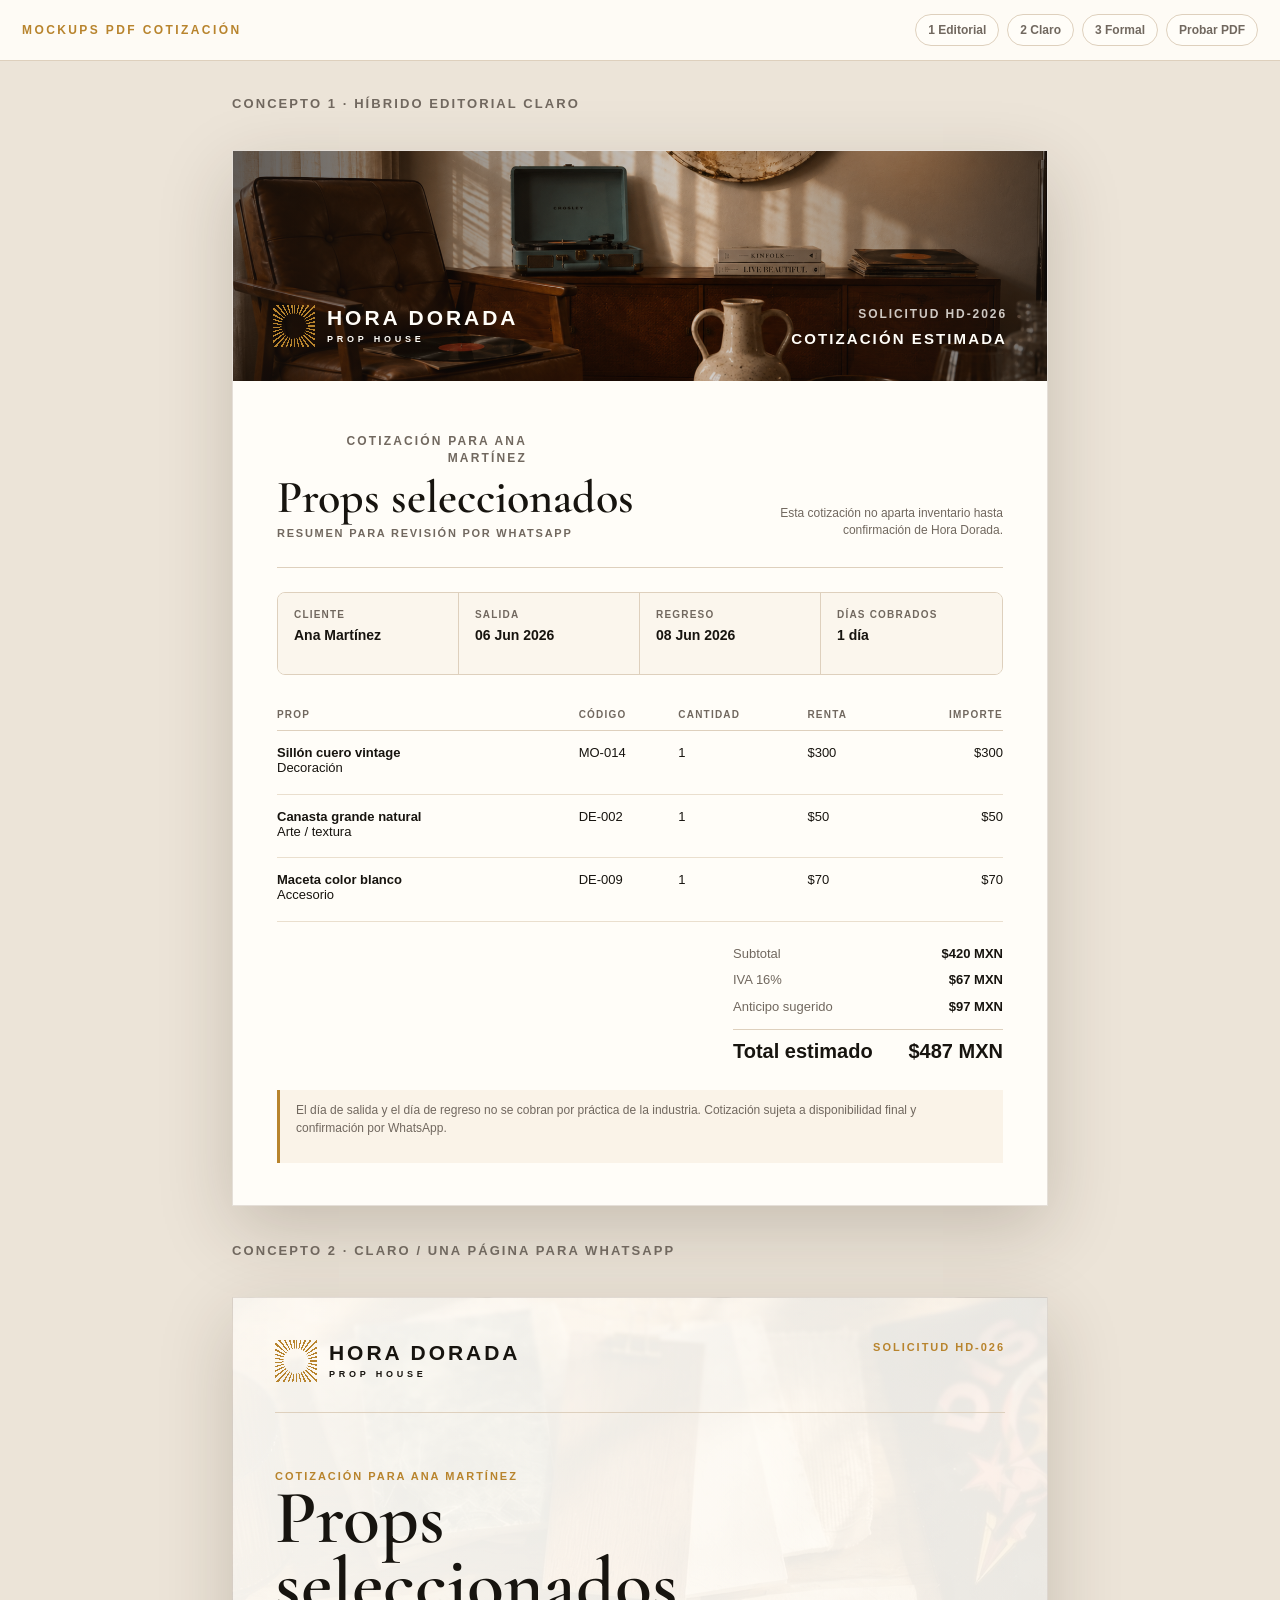
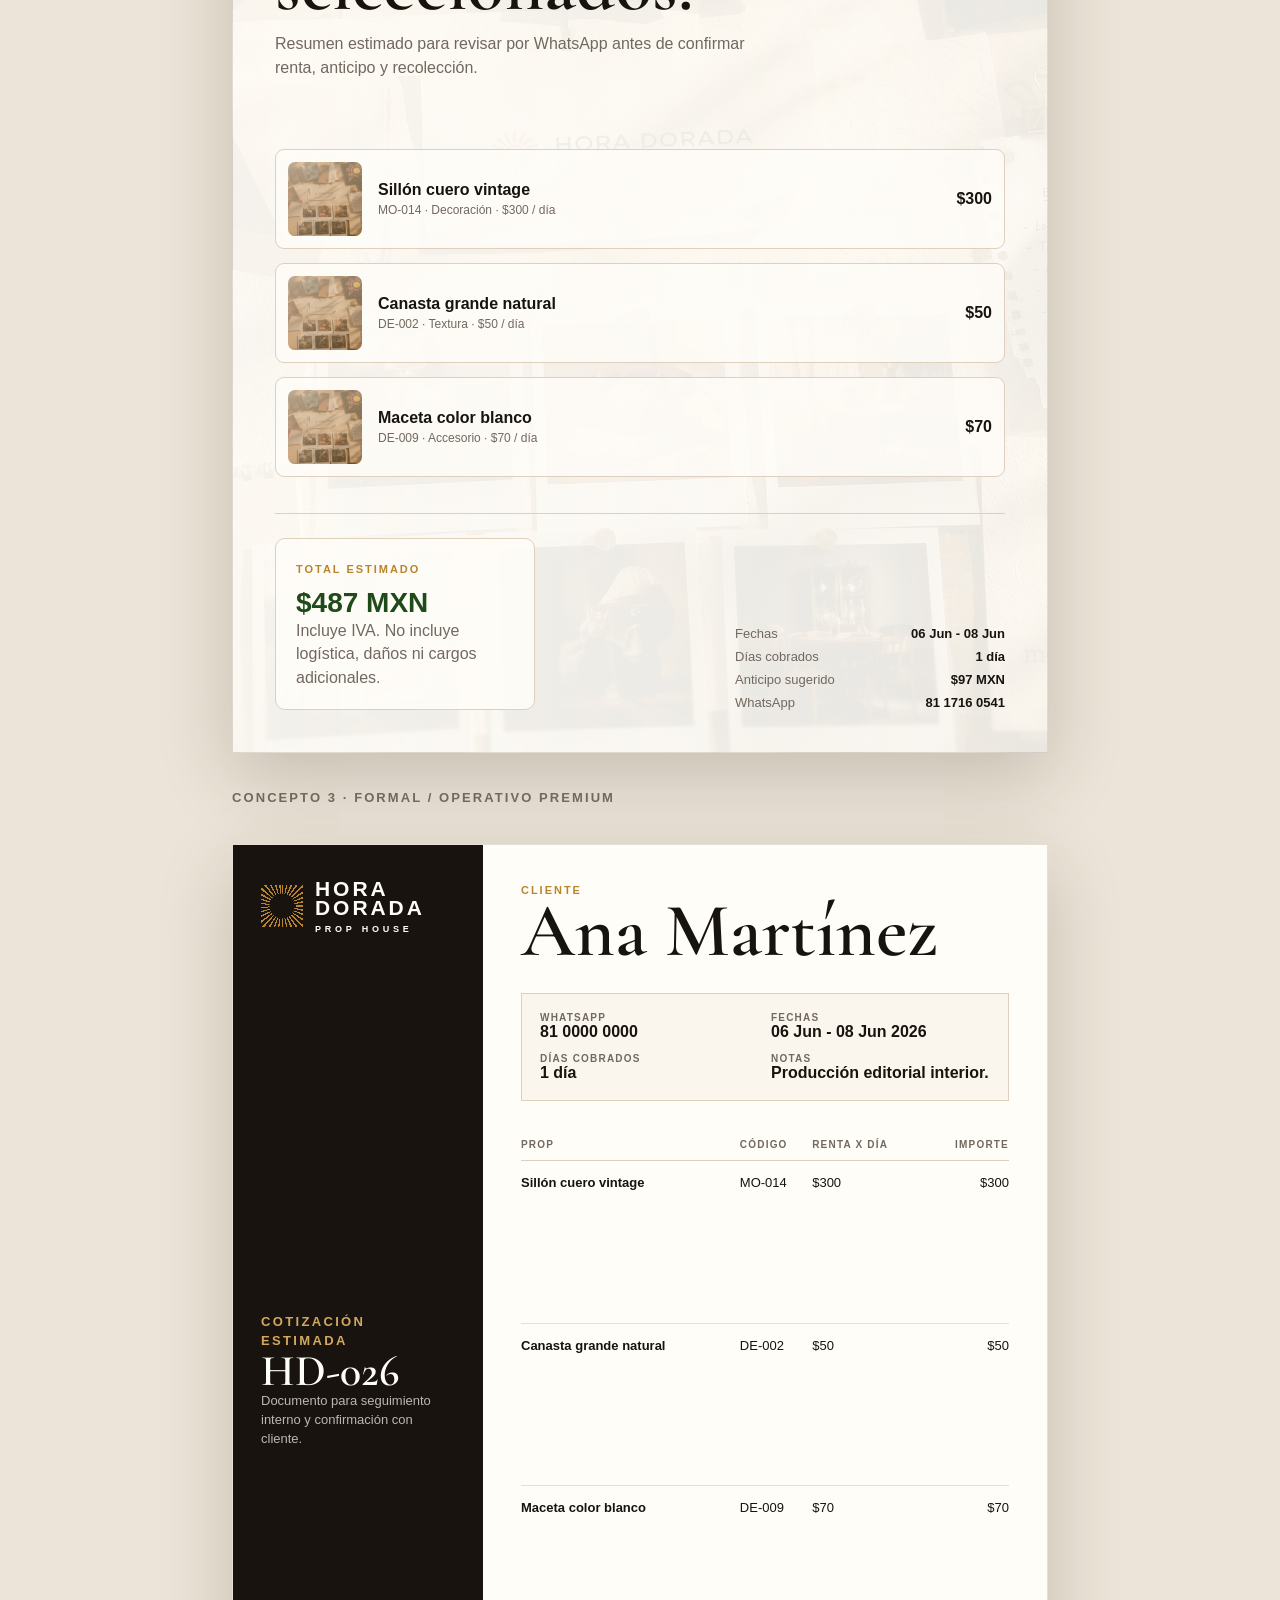
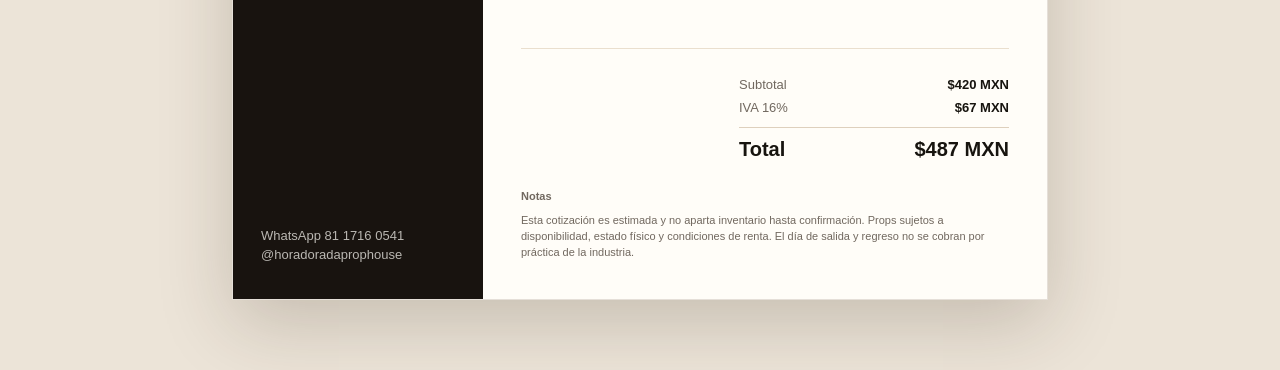
<file: hora-dorada-pdf-mockups.html>
<!doctype html>
<html lang="es">
<head>
  <meta charset="utf-8" />
  <meta name="viewport" content="width=device-width, initial-scale=1" />
  <title>Hora Dorada | Mockups PDF Cotización</title>
  <link rel="preconnect" href="https://fonts.googleapis.com" />
  <link rel="preconnect" href="https://fonts.gstatic.com" crossorigin />
  <link href="https://fonts.googleapis.com/css2?family=Cormorant+Garamond:wght@500;600;700&display=swap" rel="stylesheet" />
  <style>
    :root {
      --paper: #fffdf8;
      --cream: #f6eee3;
      --ink: #17140f;
      --muted: #71685f;
      --gold: #b8842d;
      --olive: #1f4a19;
      --terracotta: #b65e34;
      --line: #ded0bd;
      font-family: "Avenir Next", "Helvetica Neue", Arial, sans-serif;
      color: var(--ink);
      background: #ece4d8;
    }

    * {
      box-sizing: border-box;
    }

    body {
      margin: 0;
    }

    .mock-nav {
      position: sticky;
      top: 0;
      z-index: 10;
      display: flex;
      justify-content: space-between;
      gap: 18px;
      align-items: center;
      border-bottom: 1px solid var(--line);
      padding: 14px 22px;
      background: rgba(255, 253, 248, 0.92);
      backdrop-filter: blur(16px);
    }

    .mock-nav strong {
      color: var(--gold);
      font-size: 12px;
      letter-spacing: 0.2em;
      text-transform: uppercase;
    }

    .mock-nav nav {
      display: flex;
      flex-wrap: wrap;
      gap: 8px;
    }

    .mock-nav a,
    .mock-nav button {
      border: 1px solid var(--line);
      border-radius: 999px;
      padding: 8px 12px;
      color: var(--muted);
      background: var(--paper);
      font: inherit;
      font-size: 12px;
      font-weight: 700;
      text-decoration: none;
    }

    .sheet-wrap {
      display: grid;
      gap: 36px;
      justify-items: center;
      padding: 34px 20px 70px;
    }

    .concept-label {
      width: min(816px, 100%);
      color: var(--muted);
      font-size: 13px;
      font-weight: 800;
      letter-spacing: 0.16em;
      text-transform: uppercase;
    }

    .sheet {
      width: 816px;
      min-height: 1056px;
      overflow: hidden;
      border: 1px solid rgba(80, 57, 37, 0.15);
      background: var(--paper);
      box-shadow: 0 24px 70px rgba(48, 35, 22, 0.2);
    }

    .sheet + .sheet {
      margin-top: -16px;
    }

    .brand {
      display: flex;
      align-items: center;
      gap: 12px;
    }

    .sun {
      width: 42px;
      height: 42px;
      flex: 0 0 auto;
      background:
        radial-gradient(circle at center, transparent 0 8px, var(--gold) 9px 11px, transparent 12px),
        repeating-conic-gradient(from 0deg, var(--gold) 0 4deg, transparent 4deg 11deg);
      mask: radial-gradient(circle at center, transparent 0 12px, #000 13px);
    }

    .brand strong {
      display: block;
      font-size: 21px;
      font-weight: 800;
      letter-spacing: 0.14em;
      line-height: 0.95;
      text-transform: uppercase;
    }

    .brand span span {
      display: block;
      margin-top: 6px;
      font-size: 9px;
      font-weight: 800;
      letter-spacing: 0.42em;
      text-transform: uppercase;
    }

    h1,
    h2,
    h3 {
      margin: 0;
      font-family: "Cormorant Garamond", Georgia, serif;
      font-weight: 600;
      letter-spacing: 0;
    }

    h1 {
      font-size: 76px;
      line-height: 0.88;
    }

    h2 {
      font-size: 44px;
      line-height: 0.94;
    }

    h3 {
      font-size: 28px;
      line-height: 1;
    }

    p {
      margin: 0;
      color: var(--muted);
      line-height: 1.45;
    }

    .eyebrow {
      color: var(--gold);
      font-size: 11px;
      font-weight: 900;
      letter-spacing: 0.18em;
      text-transform: uppercase;
    }

    .quote-table {
      width: 100%;
      border-collapse: collapse;
      font-size: 13px;
    }

    .quote-table th {
      border-bottom: 1px solid var(--line);
      padding: 10px 0;
      color: var(--muted);
      font-size: 10px;
      letter-spacing: 0.12em;
      text-align: left;
      text-transform: uppercase;
    }

    .quote-table td {
      border-bottom: 1px solid #eadfce;
      padding: 14px 0;
      vertical-align: top;
    }

    .quote-table td:last-child,
    .quote-table th:last-child {
      text-align: right;
    }

    .totals {
      display: grid;
      gap: 8px;
      margin-left: auto;
      width: 270px;
      font-size: 13px;
    }

    .totals div {
      display: flex;
      justify-content: space-between;
      gap: 18px;
      color: var(--muted);
    }

    .totals strong {
      color: var(--ink);
    }

    .totals .total {
      border-top: 1px solid var(--line);
      margin-top: 4px;
      padding-top: 10px;
      color: var(--ink);
      font-size: 20px;
      font-weight: 900;
    }

    .concept-1 {
      display: grid;
      grid-template-rows: 230px 1fr;
    }

    .concept-1__hero {
      position: relative;
      display: flex;
      justify-content: space-between;
      gap: 30px;
      align-items: end;
      padding: 34px 40px;
      color: var(--paper);
      background:
        linear-gradient(90deg, rgba(21, 16, 12, 0.68), rgba(21, 16, 12, 0.18) 58%, rgba(21, 16, 12, 0.62)),
        url("assets/home-hero-golden-room.png") center 58% / cover;
    }

    .concept-1__hero .brand strong,
    .concept-1__hero .brand span span {
      color: var(--paper);
    }

    .concept-1__hero-meta {
      display: grid;
      justify-items: end;
      gap: 9px;
      text-align: right;
    }

    .concept-1__hero-meta strong {
      color: var(--paper);
      font-size: 15px;
      letter-spacing: 0.14em;
      text-transform: uppercase;
    }

    .concept-1__hero-meta span {
      color: rgba(255, 253, 248, 0.78);
      font-size: 12px;
      font-weight: 800;
      letter-spacing: 0.16em;
      text-transform: uppercase;
    }

    .concept-1__content {
      display: grid;
      gap: 24px;
      padding: 38px 44px 42px;
    }

    .concept-1__title {
      display: grid;
      grid-template-columns: minmax(0, 1fr) auto;
      gap: 30px;
      align-items: end;
      border-bottom: 1px solid var(--line);
      padding-bottom: 28px;
    }

    .concept-1__title h1 {
      margin-top: 8px;
      font-size: 46px;
      line-height: 0.96;
    }

    .concept-1__title small {
      display: block;
      margin-top: 8px;
      color: var(--muted);
      font-size: 11px;
      font-weight: 900;
      letter-spacing: 0.16em;
      text-transform: uppercase;
    }

    .concept-1__title p {
      max-width: 250px;
      color: var(--muted);
      font-size: 12px;
      text-align: right;
    }

    .meta-grid {
      display: grid;
      grid-template-columns: repeat(4, 1fr);
      border: 1px solid var(--line);
      border-radius: 8px;
      overflow: hidden;
    }

    .meta-grid div {
      border-right: 1px solid var(--line);
      padding: 16px;
      background: #fbf6ed;
    }

    .meta-grid div:last-child {
      border-right: 0;
    }

    .meta-grid span {
      display: block;
      margin-bottom: 6px;
      color: var(--muted);
      font-size: 10px;
      font-weight: 900;
      letter-spacing: 0.12em;
      text-transform: uppercase;
    }

    .meta-grid strong {
      font-size: 14px;
    }

    .note-box {
      border-left: 3px solid var(--gold);
      padding: 12px 16px;
      background: rgba(184, 132, 45, 0.08);
      color: var(--muted);
      font-size: 12px;
      line-height: 1.45;
    }

    .concept-2 {
      display: grid;
      grid-template-rows: auto 1fr auto;
      padding: 42px;
      background:
        linear-gradient(90deg, rgba(255, 253, 248, 0.95), rgba(255, 253, 248, 0.9)),
        url("assets/contact-hero-moodboard.jpg") center / cover;
    }

    .concept-2__top {
      display: flex;
      justify-content: space-between;
      gap: 30px;
      align-items: flex-start;
      border-bottom: 1px solid var(--line);
      padding-bottom: 30px;
    }

    .concept-2__title {
      margin-top: 42px;
      max-width: 500px;
    }

    .concept-2__title p {
      margin-top: 14px;
    }

    .summary-card {
      align-self: start;
      width: 260px;
      border: 1px solid var(--line);
      border-radius: 10px;
      padding: 20px;
      background: rgba(255, 253, 248, 0.9);
    }

    .summary-card b {
      display: block;
      margin-top: 10px;
      color: var(--olive);
      font-size: 28px;
    }

    .concept-2__items {
      display: grid;
      gap: 14px;
      margin-top: 34px;
    }

    .item-row {
      display: grid;
      grid-template-columns: 74px 1fr auto;
      gap: 16px;
      align-items: center;
      border: 1px solid var(--line);
      border-radius: 9px;
      padding: 12px;
      background: rgba(255, 253, 248, 0.82);
    }

    .thumb {
      width: 74px;
      height: 74px;
      border-radius: 7px;
      background:
        linear-gradient(140deg, rgba(222, 205, 181, 0.78), rgba(180, 133, 69, 0.4)),
        url("assets/contact-hero-moodboard.jpg") center / cover;
    }

    .item-row span {
      display: block;
      margin-top: 4px;
      color: var(--muted);
      font-size: 12px;
    }

    .concept-2__footer {
      display: flex;
      justify-content: space-between;
      gap: 30px;
      align-items: end;
      border-top: 1px solid var(--line);
      margin-top: 36px;
      padding-top: 24px;
    }

    .concept-3 {
      display: grid;
      grid-template-columns: 250px 1fr;
      min-height: 1056px;
      background: var(--paper);
    }

    .concept-3__side {
      display: grid;
      align-content: space-between;
      padding: 34px 28px;
      color: var(--paper);
      background: #18130f;
    }

    .concept-3__side p {
      color: rgba(255, 253, 248, 0.7);
      font-size: 13px;
    }

    .concept-3__side .eyebrow {
      color: #d3a85e;
    }

    .concept-3__main {
      display: grid;
      grid-template-rows: auto auto 1fr auto;
      gap: 28px;
      padding: 38px;
    }

    .concept-3__client {
      display: grid;
      grid-template-columns: 1fr 1fr;
      gap: 12px;
      border: 1px solid var(--line);
      padding: 18px;
      background: #fbf6ed;
    }

    .concept-3__client span {
      display: block;
      color: var(--muted);
      font-size: 10px;
      font-weight: 900;
      letter-spacing: 0.12em;
      text-transform: uppercase;
    }

    .terms {
      display: grid;
      gap: 8px;
      color: var(--muted);
      font-size: 11px;
      line-height: 1.45;
    }

    @media print {
      .mock-nav,
      .concept-label {
        display: none;
      }

      body {
        background: white;
      }

      .sheet-wrap {
        display: block;
        padding: 0;
      }

      .sheet {
        width: auto;
        min-height: 0;
        border: 0;
        box-shadow: none;
        page-break-after: always;
      }
    }
  </style>
</head>
<body>
  <div class="mock-nav">
    <strong>Mockups PDF Cotización</strong>
    <nav>
      <a href="#concepto-1">1 Editorial</a>
      <a href="#concepto-2">2 Claro</a>
      <a href="#concepto-3">3 Formal</a>
      <button type="button" onclick="window.print()">Probar PDF</button>
    </nav>
  </div>

  <main class="sheet-wrap">
    <p id="concepto-1" class="concept-label">Concepto 1 · Híbrido editorial claro</p>
    <section class="sheet concept-1">
      <div class="concept-1__hero">
        <div class="brand">
          <i class="sun"></i>
          <span><strong>Hora Dorada</strong><span>Prop House</span></span>
        </div>
        <div class="concept-1__hero-meta">
          <span>Solicitud HD-2026</span>
          <strong>Cotización estimada</strong>
        </div>
      </div>
      <div class="concept-1__content">
        <div class="concept-1__title">
          <div>
            <p class="eyebrow">Cotización para Ana Martínez</p>
            <h1>Props seleccionados</h1>
            <small>Resumen para revisión por WhatsApp</small>
          </div>
          <p>Esta cotización no aparta inventario hasta confirmación de Hora Dorada.</p>
        </div>
        <div class="meta-grid">
          <div><span>Cliente</span><strong>Ana Martínez</strong></div>
          <div><span>Salida</span><strong>06 Jun 2026</strong></div>
          <div><span>Regreso</span><strong>08 Jun 2026</strong></div>
          <div><span>Días cobrados</span><strong>1 día</strong></div>
        </div>
        <table class="quote-table">
          <thead><tr><th>Prop</th><th>Código</th><th>Cantidad</th><th>Renta</th><th>Importe</th></tr></thead>
          <tbody>
            <tr><td><strong>Sillón cuero vintage</strong><br><span>Decoración</span></td><td>MO-014</td><td>1</td><td>$300</td><td>$300</td></tr>
            <tr><td><strong>Canasta grande natural</strong><br><span>Arte / textura</span></td><td>DE-002</td><td>1</td><td>$50</td><td>$50</td></tr>
            <tr><td><strong>Maceta color blanco</strong><br><span>Accesorio</span></td><td>DE-009</td><td>1</td><td>$70</td><td>$70</td></tr>
          </tbody>
        </table>
        <div class="totals">
          <div><span>Subtotal</span><strong>$420 MXN</strong></div>
          <div><span>IVA 16%</span><strong>$67 MXN</strong></div>
          <div><span>Anticipo sugerido</span><strong>$97 MXN</strong></div>
          <div class="total"><span>Total estimado</span><strong>$487 MXN</strong></div>
        </div>
        <p class="note-box">El día de salida y el día de regreso no se cobran por práctica de la industria. Cotización sujeta a disponibilidad final y confirmación por WhatsApp.</p>
      </div>
    </section>

    <p id="concepto-2" class="concept-label">Concepto 2 · Claro / una página para WhatsApp</p>
    <section class="sheet concept-2">
      <div class="concept-2__top">
        <div class="brand">
          <i class="sun"></i>
          <span><strong>Hora Dorada</strong><span>Prop House</span></span>
        </div>
        <p class="eyebrow">Solicitud HD-026</p>
      </div>
      <div class="concept-2__title">
        <p class="eyebrow">Cotización para Ana Martínez</p>
        <h1>Props seleccionados.</h1>
        <p>Resumen estimado para revisar por WhatsApp antes de confirmar renta, anticipo y recolección.</p>
      </div>
      <div class="concept-2__items">
        <div class="item-row"><div class="thumb"></div><div><strong>Sillón cuero vintage</strong><span>MO-014 · Decoración · $300 / día</span></div><b>$300</b></div>
        <div class="item-row"><div class="thumb"></div><div><strong>Canasta grande natural</strong><span>DE-002 · Textura · $50 / día</span></div><b>$50</b></div>
        <div class="item-row"><div class="thumb"></div><div><strong>Maceta color blanco</strong><span>DE-009 · Accesorio · $70 / día</span></div><b>$70</b></div>
      </div>
      <div class="concept-2__footer">
        <div class="summary-card">
          <span class="eyebrow">Total estimado</span>
          <b>$487 MXN</b>
          <p>Incluye IVA. No incluye logística, daños ni cargos adicionales.</p>
        </div>
        <div class="totals">
          <div><span>Fechas</span><strong>06 Jun - 08 Jun</strong></div>
          <div><span>Días cobrados</span><strong>1 día</strong></div>
          <div><span>Anticipo sugerido</span><strong>$97 MXN</strong></div>
          <div><span>WhatsApp</span><strong>81 1716 0541</strong></div>
        </div>
      </div>
    </section>

    <p id="concepto-3" class="concept-label">Concepto 3 · Formal / operativo premium</p>
    <section class="sheet concept-3">
      <aside class="concept-3__side">
        <div class="brand">
          <i class="sun"></i>
          <span><strong>Hora Dorada</strong><span>Prop House</span></span>
        </div>
        <div>
          <p class="eyebrow">Cotización estimada</p>
          <h2>HD-026</h2>
          <p>Documento para seguimiento interno y confirmación con cliente.</p>
        </div>
        <p>WhatsApp 81 1716 0541<br>@horadoradaprophouse</p>
      </aside>
      <section class="concept-3__main">
        <div>
          <p class="eyebrow">Cliente</p>
          <h1>Ana Martínez</h1>
        </div>
        <div class="concept-3__client">
          <div><span>WhatsApp</span><strong>81 0000 0000</strong></div>
          <div><span>Fechas</span><strong>06 Jun - 08 Jun 2026</strong></div>
          <div><span>Días cobrados</span><strong>1 día</strong></div>
          <div><span>Notas</span><strong>Producción editorial interior.</strong></div>
        </div>
        <table class="quote-table">
          <thead><tr><th>Prop</th><th>Código</th><th>Renta x día</th><th>Importe</th></tr></thead>
          <tbody>
            <tr><td><strong>Sillón cuero vintage</strong></td><td>MO-014</td><td>$300</td><td>$300</td></tr>
            <tr><td><strong>Canasta grande natural</strong></td><td>DE-002</td><td>$50</td><td>$50</td></tr>
            <tr><td><strong>Maceta color blanco</strong></td><td>DE-009</td><td>$70</td><td>$70</td></tr>
          </tbody>
        </table>
        <div class="totals">
          <div><span>Subtotal</span><strong>$420 MXN</strong></div>
          <div><span>IVA 16%</span><strong>$67 MXN</strong></div>
          <div class="total"><span>Total</span><strong>$487 MXN</strong></div>
        </div>
        <div class="terms">
          <strong>Notas</strong>
          <span>Esta cotización es estimada y no aparta inventario hasta confirmación. Props sujetos a disponibilidad, estado físico y condiciones de renta. El día de salida y regreso no se cobran por práctica de la industria.</span>
        </div>
      </section>
    </section>
  </main>
</body>
</html>
</file>
<file: src/styles.css>
:root {
  --ivory: #f7f1e7;
  --paper: #fffaf1;
  --paper-strong: #fff6e7;
  --charcoal: #251f1a;
  --muted: #75685d;
  --line: #dfd1bf;
  --gold: #bd8d35;
  --gold-soft: #ead2a0;
  --terracotta: #ad593b;
  --terracotta-dark: #8e402c;
  --olive: #394d35;
  --olive-soft: #e3e9dc;
  --disabled: #9d958d;
  --danger-soft: #efe8e0;
  --shadow: 0 14px 34px rgba(52, 39, 26, 0.1);
  --radius: 8px;
  color-scheme: light;
  font-family: Inter, ui-sans-serif, system-ui, -apple-system, BlinkMacSystemFont, "Segoe UI", sans-serif;
}

* {
  box-sizing: border-box;
}

body {
  margin: 0;
  color: var(--charcoal);
  background:
    linear-gradient(180deg, rgba(255, 250, 241, 0.92), rgba(247, 241, 231, 0.98)),
    radial-gradient(circle at 12% 8%, rgba(189, 141, 53, 0.14), transparent 26%);
}

button,
input,
select,
textarea {
  font: inherit;
}

button {
  cursor: pointer;
}

img,
svg {
  display: block;
}

.app-shell {
  min-height: 100vh;
  padding-bottom: 92px;
}

.container {
  width: min(1440px, calc(100% - 40px));
  margin: 0 auto;
}

.topbar {
  position: sticky;
  top: 0;
  z-index: 20;
  border-bottom: 1px solid rgba(223, 209, 191, 0.86);
  background: rgba(247, 241, 231, 0.92);
  backdrop-filter: blur(18px);
}

.topbar__inner {
  display: grid;
  grid-template-columns: 270px minmax(220px, 1fr) auto;
  gap: 18px;
  align-items: center;
  min-height: 82px;
}

.brand {
  display: flex;
  gap: 12px;
  align-items: center;
  color: inherit;
  text-decoration: none;
}

.brand--compact .brand__copy strong {
  font-size: 24px;
}

.brand__sun {
  width: 42px;
  height: 42px;
  flex: 0 0 auto;
}

.brand__sun circle {
  fill: var(--gold);
}

.brand__sun g {
  stroke: var(--gold);
  stroke-width: 4;
  stroke-linecap: round;
  fill: none;
}

.brand__copy {
  display: grid;
  gap: 1px;
  line-height: 1;
}

.brand__copy strong {
  color: #1d1814;
  font-family: Georgia, "Times New Roman", serif;
  font-size: 23px;
  font-weight: 900;
  letter-spacing: 0;
  white-space: nowrap;
}

.brand__copy span {
  color: var(--gold);
  font-size: 11px;
  font-weight: 900;
  letter-spacing: 0.18em;
  text-transform: uppercase;
}

.search {
  position: relative;
  display: block;
}

.search svg {
  position: absolute;
  left: 14px;
  top: 50%;
  width: 18px;
  height: 18px;
  color: var(--muted);
  stroke: currentColor;
  stroke-width: 2;
  fill: none;
  transform: translateY(-50%);
  pointer-events: none;
}

.search input,
.control,
.field {
  width: 100%;
  border: 1px solid var(--line);
  border-radius: var(--radius);
  color: var(--charcoal);
  background: rgba(255, 250, 241, 0.9);
  outline: none;
}

.search input {
  height: 46px;
  padding: 0 14px 0 42px;
}

.control {
  height: 42px;
  min-width: 0;
  padding: 0 12px;
}

.field {
  min-height: 40px;
  padding: 0 10px;
}

textarea.field {
  min-height: 78px;
  padding-top: 10px;
  resize: vertical;
}

.search input:focus,
.control:focus,
.field:focus {
  border-color: var(--gold);
  box-shadow: 0 0 0 3px rgba(189, 141, 53, 0.16);
}

.topbar__meta {
  display: flex;
  justify-content: flex-end;
  align-items: center;
  gap: 10px;
  color: var(--muted);
  font-size: 14px;
  font-weight: 800;
  white-space: nowrap;
}

.source-dot {
  width: 8px;
  height: 8px;
  border-radius: 50%;
  background: var(--gold);
  box-shadow: 0 0 0 4px rgba(189, 141, 53, 0.18);
}

.source-dot--connected {
  background: var(--olive);
  box-shadow: 0 0 0 4px var(--olive-soft);
}

.icon-action {
  display: inline-grid;
  place-items: center;
  width: 38px;
  height: 38px;
  border: 0;
  border-radius: 50%;
  color: var(--olive);
  background: var(--olive-soft);
}

.icon-action svg {
  width: 18px;
  height: 18px;
  stroke: currentColor;
  stroke-width: 2;
  fill: none;
}

.icon-action--soft {
  color: var(--charcoal);
  background: var(--danger-soft);
  font-size: 24px;
  line-height: 1;
}

.layout {
  display: grid;
  grid-template-columns: minmax(0, 1fr) 360px;
  gap: 24px;
  padding-top: 24px;
}

.catalog__head {
  display: flex;
  justify-content: space-between;
  gap: 18px;
  align-items: flex-end;
  margin-bottom: 16px;
}

h1,
h2 {
  margin: 0;
  font-family: Georgia, "Times New Roman", serif;
  line-height: 1.03;
  letter-spacing: 0;
}

h1 {
  margin-bottom: 6px;
  font-size: clamp(34px, 3.1vw, 50px);
}

.catalog__head p {
  margin: 0;
  color: var(--muted);
}

.catalog__count {
  color: var(--olive);
  white-space: nowrap;
}

.filters {
  display: grid;
  grid-template-columns: repeat(5, minmax(130px, 1fr));
  gap: 10px;
  margin-bottom: 18px;
}

.catalog-grid {
  display: grid;
  grid-template-columns: repeat(4, minmax(0, 1fr));
  gap: 16px;
}

.prop-card {
  overflow: hidden;
  border: 1px solid rgba(223, 209, 191, 0.9);
  border-radius: var(--radius);
  background: var(--paper);
  box-shadow: 0 8px 22px rgba(52, 39, 26, 0.06);
}

.prop-card__photo {
  position: relative;
  display: grid;
  place-items: center;
  aspect-ratio: 4 / 3;
  overflow: hidden;
  border-bottom: 1px solid rgba(223, 209, 191, 0.82);
  background: linear-gradient(140deg, var(--photo-a), var(--photo-b));
}

.prop-card__photo img,
.cart-item__thumb img {
  width: 100%;
  height: 100%;
  object-fit: cover;
}

.prop-art {
  width: 74%;
  height: 74%;
  filter: drop-shadow(0 16px 16px rgba(37, 31, 26, 0.16));
}

.prop-art path,
.prop-art ellipse {
  fill: rgba(255, 250, 241, 0.48);
  stroke: #3b3028;
  stroke-width: 2.4;
  stroke-linecap: round;
  stroke-linejoin: round;
}

.prop-card__body {
  padding: 12px;
}

.prop-card__meta {
  display: flex;
  justify-content: space-between;
  gap: 8px;
  margin-bottom: 7px;
  color: var(--muted);
  font-size: 11px;
  font-weight: 900;
  letter-spacing: 0.05em;
  text-transform: uppercase;
}

.prop-card h3 {
  min-height: 40px;
  margin: 0;
  font-size: 16px;
  line-height: 1.2;
  font-weight: 900;
}

.prop-card__foot {
  display: flex;
  align-items: center;
  justify-content: space-between;
  gap: 10px;
  margin-top: 12px;
}

.price {
  color: var(--terracotta-dark);
  font-weight: 950;
}

.price span {
  display: block;
  color: var(--muted);
  font-size: 11px;
  font-weight: 800;
}

.add-button {
  display: inline-grid;
  place-items: center;
  width: 38px;
  height: 38px;
  border: 0;
  border-radius: 50%;
  color: #fffaf1;
  background: var(--terracotta);
  font-size: 20px;
  font-weight: 850;
}

.add-button--selected {
  background: var(--olive);
}

.quote {
  position: sticky;
  top: 106px;
  align-self: start;
  border: 1px solid rgba(223, 209, 191, 0.95);
  border-radius: var(--radius);
  background: rgba(255, 250, 241, 0.96);
  box-shadow: var(--shadow);
}

.quote__inner {
  padding: 18px;
}

.quote__head {
  display: flex;
  justify-content: space-between;
  gap: 12px;
  align-items: center;
  margin-bottom: 14px;
}

.quote__head h2 {
  font-size: 26px;
}

.pill {
  border: 1px solid rgba(189, 141, 53, 0.35);
  border-radius: 999px;
  padding: 6px 9px;
  color: var(--gold);
  background: rgba(234, 210, 160, 0.22);
  font-size: 12px;
  font-weight: 900;
  white-space: nowrap;
}

.date-grid,
.settings-grid {
  display: grid;
  grid-template-columns: 1fr 1fr;
  gap: 10px;
}

label {
  display: grid;
  gap: 6px;
  min-width: 0;
  color: var(--muted);
  font-size: 12px;
  font-weight: 900;
}

.cart-list {
  display: grid;
  gap: 10px;
  max-height: 290px;
  margin-top: 14px;
  overflow: auto;
  padding-right: 2px;
}

.cart-item {
  display: grid;
  grid-template-columns: 56px minmax(0, 1fr) auto;
  gap: 10px;
  align-items: center;
  border: 1px solid var(--line);
  border-radius: var(--radius);
  padding: 8px;
  background: var(--paper-strong);
}

.cart-item--unavailable {
  color: #716b65;
  background: #ece7df;
  opacity: 0.9;
}

.cart-item__thumb {
  display: grid;
  place-items: center;
  width: 56px;
  height: 52px;
  overflow: hidden;
  border-radius: 6px;
  background: linear-gradient(140deg, var(--photo-a), var(--photo-b));
}

.cart-item--unavailable .cart-item__thumb {
  filter: grayscale(1);
  opacity: 0.72;
}

.cart-item__thumb .prop-art {
  width: 70%;
  height: 70%;
}

.cart-item__copy {
  min-width: 0;
}

.cart-item__copy strong,
.review-item strong {
  display: block;
  overflow: hidden;
  font-size: 14px;
  text-overflow: ellipsis;
  white-space: nowrap;
}

.cart-item__copy span,
.review-item span {
  display: block;
  color: var(--muted);
  font-size: 11px;
  font-weight: 850;
}

.cart-item__copy em {
  display: inline-flex;
  margin-top: 5px;
  border-radius: 999px;
  padding: 4px 7px;
  color: #5f554d;
  background: #ddd4ca;
  font-size: 11px;
  font-style: normal;
  font-weight: 900;
}

.cart-item__price {
  display: grid;
  justify-items: end;
  gap: 6px;
  font-size: 13px;
  font-weight: 900;
  white-space: nowrap;
}

.cart-item__price button {
  width: 26px;
  height: 26px;
  border: 0;
  border-radius: 50%;
  color: var(--muted);
  background: transparent;
}

.availability-alert {
  display: none;
  margin-top: 12px;
  border: 1px solid #d8c7b6;
  border-radius: var(--radius);
  padding: 10px;
  color: #5f554d;
  background: var(--danger-soft);
  font-size: 13px;
  line-height: 1.35;
  font-weight: 800;
}

.availability-alert--show {
  display: block;
}

.totals {
  display: grid;
  gap: 8px;
  margin-top: 14px;
  border-top: 1px solid var(--line);
  padding-top: 14px;
}

.totals div {
  display: flex;
  justify-content: space-between;
  gap: 10px;
  color: var(--muted);
  font-size: 14px;
  font-weight: 800;
}

.totals strong {
  color: var(--charcoal);
}

.totals__main {
  color: var(--charcoal) !important;
  font-size: 20px !important;
  font-weight: 950 !important;
}

.button {
  display: inline-flex;
  align-items: center;
  justify-content: center;
  min-height: 46px;
  border: 0;
  border-radius: var(--radius);
  padding: 0 16px;
  font-weight: 950;
}

.button--primary {
  width: 100%;
  margin-top: 14px;
  color: #fffaf1;
  background: var(--olive);
}

.button--primary:disabled {
  cursor: not-allowed;
  color: #f5efe3;
  background: #9b9b8c;
}

.button--secondary {
  color: var(--olive);
  background: var(--olive-soft);
}

.empty-state {
  border: 1px dashed var(--line);
  border-radius: var(--radius);
  padding: 16px;
  color: var(--muted);
  background: rgba(247, 241, 231, 0.6);
  text-align: center;
  font-size: 14px;
}

.empty-state--wide {
  grid-column: 1 / -1;
}

.mobile-quote-bar {
  position: fixed;
  right: 0;
  bottom: 0;
  left: 0;
  z-index: 30;
  display: none;
  border-top: 1px solid var(--line);
  padding: 12px 16px calc(12px + env(safe-area-inset-bottom));
  background: rgba(255, 250, 241, 0.96);
  box-shadow: 0 -14px 30px rgba(52, 39, 26, 0.1);
}

.mobile-quote-bar > div {
  display: grid;
  grid-template-columns: 1fr auto;
  gap: 14px;
  align-items: center;
}

.mobile-quote-bar span {
  display: block;
  color: var(--muted);
  font-size: 12px;
  font-weight: 850;
}

.mobile-quote-bar strong {
  display: block;
  color: var(--charcoal);
  font-size: 18px;
}

.mobile-quote-bar .button {
  width: auto;
  margin: 0;
}

.dialog {
  width: min(720px, calc(100% - 30px));
  max-height: min(860px, calc(100vh - 34px));
  border: 0;
  border-radius: var(--radius);
  padding: 0;
  color: var(--charcoal);
  background: var(--paper);
  box-shadow: 0 22px 70px rgba(37, 31, 26, 0.24);
}

.dialog::backdrop {
  background: rgba(37, 31, 26, 0.34);
}

.dialog--settings {
  width: min(620px, calc(100% - 30px));
}

.review__head,
.settings__head {
  display: flex;
  justify-content: space-between;
  gap: 18px;
  align-items: center;
  border-bottom: 1px solid var(--line);
  padding: 18px 20px;
}

.review__body,
.settings {
  display: grid;
  gap: 18px;
  padding: 20px;
}

.settings {
  gap: 14px;
}

.settings h2 {
  font-size: 30px;
}

.settings__note,
.disclaimer {
  margin: 0;
  border-left: 4px solid var(--gold);
  border-radius: var(--radius);
  padding: 12px;
  color: #5e534a;
  background: rgba(234, 210, 160, 0.24);
  font-size: 14px;
  line-height: 1.45;
  font-weight: 800;
}

.review-stats {
  display: grid;
  grid-template-columns: 1fr 1fr 1fr;
  gap: 10px;
}

.review-stats div {
  border: 1px solid var(--line);
  border-radius: var(--radius);
  padding: 12px;
  background: var(--paper-strong);
}

.review-stats span {
  display: block;
  color: var(--muted);
  font-size: 12px;
  font-weight: 900;
}

.review-stats strong {
  display: block;
  margin-top: 4px;
  font-size: 15px;
}

.review-items {
  display: grid;
  gap: 10px;
}

.review-item {
  display: grid;
  grid-template-columns: 58px minmax(0, 1fr) auto;
  gap: 12px;
  align-items: center;
  border-bottom: 1px solid var(--line);
  padding-bottom: 10px;
}

.review-item:last-child {
  border-bottom: 0;
  padding-bottom: 0;
}

.client-form {
  display: grid;
  grid-template-columns: 1fr 1fr;
  gap: 10px;
}

.client-form__wide {
  grid-column: 1 / -1;
}

.review-actions,
.settings-actions {
  display: grid;
  grid-template-columns: 1fr 1fr;
  gap: 10px;
}

.review-actions .button,
.settings-actions .button {
  width: 100%;
  margin: 0;
}

.form-status {
  min-height: 20px;
  margin: 0;
  color: var(--muted);
  font-size: 13px;
  font-weight: 850;
}

.form-status[data-type="success"] {
  color: var(--olive);
}

.form-status[data-type="error"] {
  color: var(--terracotta-dark);
}

@media (max-width: 1180px) {
  .layout {
    grid-template-columns: minmax(0, 1fr) 340px;
  }

  .catalog-grid {
    grid-template-columns: repeat(3, minmax(0, 1fr));
  }

  .filters {
    grid-template-columns: repeat(3, minmax(140px, 1fr));
  }
}

@media (max-width: 900px) {
  .container {
    width: min(100% - 28px, 720px);
  }

  .topbar__inner {
    grid-template-columns: 1fr auto;
    gap: 12px;
    min-height: 76px;
  }

  .search {
    grid-column: 1 / -1;
    grid-row: 2;
    margin-bottom: 12px;
  }

  .topbar__meta span {
    display: none;
  }

  .layout {
    display: block;
    padding-top: 18px;
  }

  .catalog__head {
    align-items: flex-start;
  }

  h1 {
    font-size: 34px;
  }

  .filters {
    display: flex;
    gap: 8px;
    overflow-x: auto;
    padding-bottom: 6px;
  }

  .control {
    flex: 0 0 auto;
    width: 150px;
  }

  .catalog-grid {
    grid-template-columns: repeat(2, minmax(0, 1fr));
    gap: 12px;
  }

  .prop-card__body {
    padding: 10px;
  }

  .prop-card h3 {
    min-height: 38px;
    font-size: 14px;
  }

  .quote {
    position: fixed;
    inset: auto 10px calc(74px + env(safe-area-inset-bottom)) 10px;
    z-index: 42;
    display: none;
    max-height: min(78vh, 680px);
    overflow: auto;
  }

  .quote--mobile-open {
    display: block;
  }

  .mobile-quote-bar {
    display: block;
  }

  .review-stats,
  .client-form,
  .review-actions,
  .settings-grid,
  .settings-actions {
    grid-template-columns: 1fr;
  }
}

@media (max-width: 460px) {
  .container {
    width: calc(100% - 22px);
  }

  .brand__sun {
    width: 38px;
    height: 38px;
  }

  .brand__copy strong {
    font-size: 20px;
  }

  .brand__copy span {
    font-size: 10px;
  }

  .catalog__head {
    display: grid;
    gap: 8px;
  }

  .catalog__head p {
    font-size: 14px;
  }

  .prop-card__meta {
    display: grid;
    gap: 3px;
  }

  .price {
    font-size: 13px;
  }

  .add-button {
    width: 34px;
    height: 34px;
  }
}

/* Final visual direction: closer to the approved premium catalog mockup. */
:root {
  --ivory: #fbf8f1;
  --paper: #fffdf8;
  --paper-strong: #fffaf1;
  --charcoal: #171612;
  --muted: #686259;
  --line: #e3d7c7;
  --gold: #b57916;
  --terracotta: #bf5a22;
  --terracotta-dark: #9c401b;
  --olive: #193d16;
  --olive-soft: #edf2e8;
  --shadow: 0 10px 28px rgba(55, 40, 23, 0.08);
}

body {
  background: linear-gradient(180deg, #fffdf8 0%, #fbf8f1 52%, #f7efe2 100%);
}

.container {
  width: min(1480px, calc(100% - 52px));
}

.topbar {
  position: static;
  background: rgba(255, 253, 248, 0.94);
}

.topbar__inner {
  grid-template-columns: 330px minmax(420px, 1fr) auto;
  min-height: 98px;
}

.brand__sun {
  width: 58px;
  height: 58px;
}

.brand__copy strong {
  font-family: Inter, ui-sans-serif, system-ui, sans-serif;
  font-size: 29px;
  font-weight: 850;
  letter-spacing: 0.02em;
  text-transform: uppercase;
}

.brand__copy span {
  color: #15130f;
  font-size: 15px;
  letter-spacing: 0.34em;
}

.main-nav {
  display: flex;
  justify-content: center;
  gap: clamp(22px, 3vw, 48px);
  align-items: center;
}

.main-nav__link {
  position: relative;
  color: #171612;
  font-size: 15px;
  text-decoration: none;
}

.main-nav__link--active::after {
  position: absolute;
  right: 0;
  bottom: -12px;
  left: 0;
  height: 2px;
  background: var(--gold);
  content: "";
}

.topbar__meta {
  color: #3b4d35;
  font-size: 14px;
}

.icon-action {
  width: 42px;
  height: 42px;
}

.layout {
  grid-template-columns: minmax(0, 1fr) 400px;
  gap: 22px;
  padding-top: 26px;
}

.catalog__head {
  align-items: end;
  margin: 18px 0 18px;
}

h1 {
  display: none;
}

.catalog__head p {
  display: none;
}

.catalog__count {
  color: var(--gold);
  font-size: 15px;
  font-weight: 750;
}

.search--catalog {
  margin-bottom: 12px;
}

.search input {
  height: 54px;
  border-color: #ddcfbd;
  border-radius: 6px;
  background: var(--paper);
  font-size: 15px;
}

.filters {
  grid-template-columns: repeat(5, minmax(120px, 1fr)) 160px;
  gap: 0;
  overflow: hidden;
  border: 1px solid #ddcfbd;
  border-radius: 6px;
  background: var(--paper);
}

.control {
  height: 64px;
  border: 0;
  border-right: 1px solid #e4d9c9;
  border-radius: 0;
  background: transparent;
  color: #171612;
  font-size: 14px;
}

.button--filter {
  min-height: 40px;
  width: calc(100% - 20px);
  margin: 12px 10px;
  color: #fffdf8;
  background: var(--olive);
  font-size: 13px;
}

.catalog-grid {
  gap: 18px;
}

.prop-card {
  border-color: #dfd2c0;
  background: var(--paper);
  box-shadow: none;
}

.prop-card__photo {
  aspect-ratio: 1.12 / 1;
  background: #efe4d3;
}

.prop-card__body {
  padding: 12px 12px 14px;
}

.prop-card__meta {
  display: grid;
  gap: 3px;
  justify-content: start;
  margin-bottom: 8px;
  font-size: 12px;
  letter-spacing: 0;
  text-transform: none;
}

.prop-card__meta span:first-child {
  color: #4b5148;
  font-size: 13px;
  font-weight: 650;
}

.prop-card__meta span:last-child {
  color: #81756a;
  font-size: 12px;
  font-weight: 500;
}

.prop-card h3 {
  min-height: 42px;
  font-size: 15px;
  line-height: 1.35;
  font-weight: 650;
}

.prop-card__foot {
  margin-top: 12px;
}

.price {
  color: #11120f;
  font-size: 17px;
  font-weight: 750;
}

.price span {
  display: inline;
  margin-left: 4px;
  color: #171612;
  font-size: 12px;
  font-weight: 450;
}

.add-button {
  width: 34px;
  height: 34px;
  background: var(--terracotta);
  font-size: 24px;
}

.quote {
  top: 22px;
  border-color: #dfd2c0;
  background: var(--paper);
  box-shadow: none;
}

.quote__inner {
  padding: 0;
}

.quote__head {
  min-height: 58px;
  margin: 0;
  border-bottom: 1px solid #dfd2c0;
  padding: 0 16px;
}

.quote__head h2 {
  font-family: Inter, ui-sans-serif, system-ui, sans-serif;
  font-size: 17px;
  font-weight: 760;
}

.pill {
  color: var(--gold);
  background: #f7eddd;
}

.date-grid {
  gap: 0;
  border-bottom: 1px solid #dfd2c0;
  padding: 16px;
}

.date-grid label {
  font-size: 11px;
  text-transform: uppercase;
}

.field {
  border: 0;
  border-radius: 0;
  background: transparent;
}

.date-grid .field {
  min-height: 34px;
  padding: 0;
  font-size: 16px;
  font-weight: 600;
}

.cart-list {
  max-height: 310px;
  margin: 0;
  padding: 12px 14px 0;
}

.cart-item {
  grid-template-columns: 58px minmax(0, 1fr) auto;
  border: 0;
  border-bottom: 1px solid #e6dbcb;
  border-radius: 0;
  padding: 10px 0;
  background: transparent;
}

.cart-item__thumb {
  width: 54px;
  height: 54px;
  border-radius: 4px;
}

.cart-item__copy strong {
  font-size: 14px;
  font-weight: 620;
}

.cart-item__copy span {
  margin-top: 3px;
  color: #626b61;
  font-size: 12px;
  font-weight: 520;
}

.cart-item__copy em {
  border-radius: 4px;
  background: #e8e3dd;
  font-size: 11px;
}

.cart-item__price strong {
  font-size: 13px;
  font-weight: 650;
}

.availability-alert {
  margin: 12px 14px;
  border-color: #dfcdb6;
  color: #251f1a;
  background: #fff8eb;
  font-size: 13px;
  font-weight: 520;
}

.totals {
  margin: 0 14px;
  padding: 16px 0 0;
}

.totals div {
  font-size: 13px;
  font-weight: 520;
}

.totals__main {
  margin-top: 8px;
  padding-top: 12px;
  border-top: 1px solid #cfc2b3;
  font-size: 17px !important;
}

.button--primary {
  min-height: 64px;
  margin: 18px 14px 16px;
  width: calc(100% - 28px);
  background: linear-gradient(135deg, #183512, #244f18);
  font-size: 16px;
}

.review-actions .button--primary,
.settings-actions .button--primary {
  margin: 0;
  width: 100%;
}

.button--secondary {
  background: #edf2e8;
}

.form-status {
  border-radius: 6px;
  padding: 10px 0;
  line-height: 1.35;
}

.form-status[data-type="error"] {
  color: #8f3e2d;
}

@media (max-width: 1180px) {
  .topbar__inner {
    grid-template-columns: 1fr auto;
  }

  .main-nav {
    display: none;
  }

  .layout {
    grid-template-columns: minmax(0, 1fr) 360px;
  }

  .filters {
    grid-template-columns: repeat(3, minmax(140px, 1fr));
    gap: 0;
  }

  .button--filter {
    grid-column: 1 / -1;
  }
}

@media (max-width: 900px) {
  .container {
    width: min(100% - 28px, 720px);
  }

  .topbar__inner {
    min-height: 82px;
  }

  .search {
    grid-column: auto;
    grid-row: auto;
    margin-bottom: 12px;
  }

  .search--catalog {
    grid-column: auto;
    grid-row: auto;
  }

  .filters {
    display: grid;
    grid-template-columns: 1fr 1fr;
    overflow: visible;
  }

  .control {
    width: 100%;
    border-bottom: 1px solid #e4d9c9;
  }

  .catalog-grid {
    grid-template-columns: repeat(2, minmax(0, 1fr));
  }

  .quote {
    position: fixed;
    top: auto;
  }

  .button--primary {
    min-height: 52px;
  }
}

.cart-list {
  overscroll-behavior: contain;
  -webkit-overflow-scrolling: touch;
  scrollbar-gutter: stable;
}

.dialog--success {
  width: min(560px, calc(100% - 30px));
}

.success-view__head {
  display: flex;
  justify-content: space-between;
  align-items: center;
  padding: 18px 20px 0;
}

.success-icon {
  display: grid;
  place-items: center;
  width: 48px;
  height: 48px;
  border-radius: 50%;
  color: #fffdf8;
  background: var(--olive);
  font-size: 28px;
  font-weight: 850;
}

.success-view__body {
  display: grid;
  gap: 16px;
  padding: 12px 28px 28px;
  text-align: center;
}

.success-view h2 {
  font-family: Inter, ui-sans-serif, system-ui, sans-serif;
  font-size: clamp(28px, 4vw, 38px);
  font-weight: 850;
}

.success-view p {
  margin: 0 auto;
  max-width: 440px;
  color: var(--muted);
  font-size: 17px;
  line-height: 1.45;
}

.success-actions {
  display: grid;
  grid-template-columns: 1fr 1fr;
  gap: 12px;
  margin-top: 8px;
}

.success-actions .button {
  width: 100%;
  margin: 0;
}

@media (max-width: 640px) {
  .success-actions {
    grid-template-columns: 1fr;
  }
}

@media print {
  body * {
    visibility: hidden;
  }

  #successDialog,
  #successDialog * {
    visibility: visible;
  }

  #successDialog {
    position: absolute;
    inset: 0;
    display: block;
    width: 100%;
    max-height: none;
    box-shadow: none;
  }

  .success-actions,
  .icon-action {
    display: none !important;
  }
}

/* Header refinement: closer to the approved elegant mockup. */
.topbar {
  border-bottom: 1px solid #e7dbc9;
  background: rgba(255, 253, 248, 0.98);
}

.topbar__inner {
  grid-template-columns: 420px minmax(380px, 1fr) auto;
  min-height: 106px;
  gap: 28px;
}

.brand {
  gap: 18px;
}

.brand__sun {
  width: 72px;
  height: 72px;
}

.brand__sun-core {
  fill: none !important;
  stroke: var(--gold);
  stroke-width: 2.2;
}

.brand__sun-rays {
  fill: none;
  stroke: var(--gold);
  stroke-width: 2.15;
  stroke-linecap: round;
}

.brand__copy strong {
  font-family: "Montserrat", "Avenir Next", Inter, ui-sans-serif, system-ui, sans-serif;
  color: #11110f;
  font-size: 32px;
  font-weight: 600;
  letter-spacing: 0.11em;
  line-height: 0.95;
  text-transform: uppercase;
}

.brand__copy span {
  margin-top: 9px;
  color: #11110f;
  font-family: "Montserrat", "Avenir Next", Inter, ui-sans-serif, system-ui, sans-serif;
  font-size: 15px;
  font-weight: 600;
  letter-spacing: 0.42em;
  text-transform: uppercase;
}

.main-nav {
  gap: clamp(30px, 3.5vw, 58px);
}

.main-nav__link {
  color: #141412;
  font-family: "Montserrat", Inter, ui-sans-serif, system-ui, sans-serif;
  font-size: 16px;
  font-weight: 400;
}

.main-nav__link--active {
  font-weight: 600;
}

.main-nav__link--active::after,
body[data-active-page="home"] .main-nav__link[data-nav-page="home"]::after,
body[data-active-page="catalogo"] .main-nav__link[data-nav-page="catalogo"]::after,
body[data-active-page="contacto"] .main-nav__link[data-nav-page="contacto"]::after,
body[data-active-page="moodboard"] .main-nav__link[data-nav-page="moodboard"]::after {
  position: absolute;
  right: 0;
  bottom: -11px;
  left: 0;
  height: 2px;
  background: #bd7b16;
  content: "";
  transform-origin: center;
  transition: transform 140ms ease, opacity 140ms ease;
}

body[data-active-page="home"] .main-nav__link[data-nav-page="home"],
body[data-active-page="catalogo"] .main-nav__link[data-nav-page="catalogo"],
body[data-active-page="contacto"] .main-nav__link[data-nav-page="contacto"],
body[data-active-page="moodboard"] .main-nav__link[data-nav-page="moodboard"] {
  font-weight: 600;
}

.topbar__actions {
  display: flex;
  justify-content: flex-end;
  align-items: center;
  gap: 22px;
  white-space: nowrap;
}

.topbar__status {
  display: inline-flex;
  align-items: center;
  gap: 8px;
  color: #43513f;
  font-size: 13px;
  font-weight: 500;
}

.header-action {
  position: relative;
  display: inline-flex;
  align-items: center;
  gap: 10px;
  border: 0;
  padding: 0;
  color: #171612;
  background: transparent;
  font-family: "Montserrat", Inter, ui-sans-serif, system-ui, sans-serif;
  font-size: 15px;
  font-weight: 400;
}

.header-action svg {
  width: 25px;
  height: 25px;
  fill: none;
  stroke: currentColor;
  stroke-width: 1.8;
  stroke-linecap: round;
  stroke-linejoin: round;
}

.header-action strong {
  display: inline-grid;
  place-items: center;
  min-width: 24px;
  height: 24px;
  border-radius: 999px;
  padding: 0 7px;
  color: #fffdf8;
  background: #b57916;
  font-size: 13px;
  font-weight: 650;
}

body[data-active-page="cotizacion"] .header-action {
  color: var(--gold);
  font-weight: 600;
}

body[data-active-page="cotizacion"] .header-action::after {
  position: absolute;
  right: 0;
  bottom: -12px;
  left: 0;
  height: 2px;
  background: #bd7b16;
  content: "";
}

.icon-action--header {
  width: 34px;
  height: 34px;
  color: #4d5e47;
  background: #eef3e8;
}

.icon-action--header svg {
  width: 18px;
  height: 18px;
  stroke-width: 1.9;
}

@media (max-width: 1180px) {
  .topbar__inner {
    grid-template-columns: 1fr auto;
  }

  .topbar__actions {
    gap: 14px;
  }

  .topbar__status,
  .header-action span {
    display: none;
  }
}

@media (max-width: 640px) {
  .topbar__inner {
    min-height: 84px;
  }

  .brand__sun {
    width: 54px;
    height: 54px;
  }

  .brand__copy strong {
    font-size: 22px;
    letter-spacing: 0.08em;
  }

  .brand__copy span {
    font-size: 11px;
    letter-spacing: 0.32em;
  }
}

/* Header spacing pass: keep the public bar clean like the mockup. */
.topbar__inner {
  grid-template-columns: 350px minmax(420px, 1fr) auto;
}

.topbar__status {
  display: none;
}

.main-nav__link,
.header-action {
  white-space: nowrap;
}

.topbar__actions {
  gap: 24px;
}

.brand__sun {
  width: 68px;
  height: 68px;
}

.brand__copy strong {
  font-size: 30px;
  letter-spacing: 0.1em;
}

.brand__copy span {
  font-size: 14px;
}

@media (max-width: 1280px) {
  .topbar__inner {
    grid-template-columns: 330px minmax(360px, 1fr) auto;
    gap: 22px;
  }

  .main-nav {
    gap: 28px;
  }

  .topbar__actions {
    gap: 16px;
  }

  .header-action {
    gap: 8px;
  }
}

/* Header grouping and interaction polish. */
.topbar__inner {
  grid-template-columns: auto 1fr;
}

.topbar__actions {
  justify-self: end;
}

.topbar__actions .main-nav {
  margin-right: 14px;
}

.main-nav__link,
.header-action,
.icon-action--header {
  transition: color 160ms ease, opacity 160ms ease, transform 160ms ease, background-color 160ms ease;
}

.main-nav__link:hover,
.main-nav__link:focus-visible,
.header-action:hover,
.header-action:focus-visible {
  color: var(--gold);
}

.main-nav__link:active {
  color: var(--gold);
  opacity: 0.86;
  transform: translateY(1px);
}

.main-nav__link--active:active::after,
body[data-active-page="home"] .main-nav__link[data-nav-page="home"]:active::after,
body[data-active-page="catalogo"] .main-nav__link[data-nav-page="catalogo"]:active::after,
body[data-active-page="contacto"] .main-nav__link[data-nav-page="contacto"]:active::after,
body[data-active-page="moodboard"] .main-nav__link[data-nav-page="moodboard"]:active::after {
  opacity: 0.78;
  transform: scaleX(0.82);
}

.header-action:hover svg,
.header-action:focus-visible svg {
  transform: translateY(-1px);
}

.header-action svg {
  transition: transform 160ms ease, stroke 160ms ease;
}

.header-action:hover strong,
.header-action:focus-visible strong {
  background: #9f6812;
}

.icon-action--header:hover,
.icon-action--header:focus-visible {
  color: var(--olive);
  background: #dfe9d8;
  transform: rotate(18deg);
}

.main-nav__link:focus-visible,
.header-action:focus-visible,
.icon-action--header:focus-visible {
  outline: 2px solid rgba(181, 121, 22, 0.36);
  outline-offset: 5px;
}

@media (max-width: 1180px) {
  .topbar__actions .main-nav {
    display: flex;
    margin-right: 0;
  }
}

@media (max-width: 760px) {
  .topbar__inner {
    grid-template-columns: 1fr;
    gap: 12px;
    padding-block: 14px;
  }

  .topbar__actions {
    justify-self: stretch;
    justify-content: space-between;
  }
}

/* Catalog search, filters, and view controls refinement. */
.search--catalog {
  margin-bottom: 16px;
}

.search--catalog svg {
  left: 22px;
  width: 23px;
  height: 23px;
  color: #56534f;
  stroke-width: 1.8;
}

.search--catalog input {
  height: 72px;
  border: 1px solid #deceba;
  border-radius: 6px;
  padding-left: 64px;
  background: rgba(255, 253, 248, 0.86);
  color: #171612;
  font-family: "Montserrat", Inter, ui-sans-serif, system-ui, sans-serif;
  font-size: 18px;
  font-weight: 400;
  box-shadow: none;
}

.search--catalog input::placeholder {
  color: #8d8983;
  font-weight: 400;
}

.filters {
  grid-template-columns: 1.05fr 1fr 1fr 1.35fr 1.35fr 180px;
  gap: 0;
  align-items: stretch;
  overflow: hidden;
  border: 1px solid #deceba;
  border-radius: 6px;
  background: rgba(255, 253, 248, 0.92);
}

.filter-field {
  position: relative;
  display: grid;
  gap: 9px;
  min-height: 76px;
  border-right: 1px solid #e8ddcf;
  padding: 15px 42px 13px 18px;
  color: #1d1b17;
  background: transparent;
}

.filter-field span {
  color: #23211d;
  font-family: "Montserrat", Inter, ui-sans-serif, system-ui, sans-serif;
  font-size: 13px;
  font-weight: 500;
  line-height: 1;
}

.filter-field::after {
  position: absolute;
  right: 18px;
  top: 50%;
  width: 9px;
  height: 9px;
  border-right: 1.8px solid #24221d;
  border-bottom: 1.8px solid #24221d;
  content: "";
  pointer-events: none;
  transform: translateY(-65%) rotate(45deg);
}

.control {
  height: auto;
  min-height: 26px;
  border: 0;
  padding: 0;
  appearance: none;
  color: #161512;
  background: transparent;
  font-family: "Montserrat", Inter, ui-sans-serif, system-ui, sans-serif;
  font-size: 19px;
  font-weight: 400;
  line-height: 1.15;
}

.control:focus {
  box-shadow: none;
}

.filter-field:focus-within {
  background: rgba(181, 121, 22, 0.05);
  box-shadow: inset 0 0 0 1px rgba(181, 121, 22, 0.34);
}

.button--filter {
  align-self: center;
  display: inline-flex;
  gap: 12px;
  width: calc(100% - 20px);
  min-height: 50px;
  margin: 12px 10px;
  color: #fffdf8;
  background: linear-gradient(135deg, #193d16, #254d1e);
  font-family: "Montserrat", Inter, ui-sans-serif, system-ui, sans-serif;
  font-size: 15px;
  font-weight: 600;
  box-shadow: inset 0 0 0 1px rgba(255, 255, 255, 0.12), 0 8px 16px rgba(25, 61, 22, 0.16);
}

.button--filter svg {
  width: 22px;
  height: 22px;
  fill: none;
  stroke: currentColor;
  stroke-width: 1.8;
  stroke-linecap: round;
  stroke-linejoin: round;
}

.button--filter:hover,
.button--filter:focus-visible {
  transform: translateY(-1px);
  background: linear-gradient(135deg, #14300f, #214719);
}

.catalog-tools {
  display: flex;
  justify-content: space-between;
  align-items: center;
  gap: 16px;
  margin: 28px 0 14px;
}

.catalog-tools .catalog__count {
  color: #1c1b18;
  font-family: "Montserrat", Inter, ui-sans-serif, system-ui, sans-serif;
  font-size: 15px;
  font-weight: 400;
}

.catalog-tools .catalog__count::first-letter {
  color: var(--gold);
}

.view-toggle {
  display: inline-flex;
  gap: 8px;
}

.view-toggle__button {
  display: inline-grid;
  place-items: center;
  width: 42px;
  height: 42px;
  border: 1px solid #deceba;
  border-radius: 6px;
  color: #2a261f;
  background: rgba(255, 253, 248, 0.92);
  transition: color 160ms ease, border-color 160ms ease, background-color 160ms ease, transform 160ms ease;
}

.view-toggle__button svg {
  width: 22px;
  height: 22px;
  fill: none;
  stroke: currentColor;
  stroke-width: 1.8;
  stroke-linecap: round;
  stroke-linejoin: round;
}

.view-toggle__button:hover,
.view-toggle__button:focus-visible,
.view-toggle__button--active {
  border-color: #c9ad84;
  color: var(--gold);
  background: #fff8ec;
}

.view-toggle__button:hover,
.view-toggle__button:focus-visible {
  transform: translateY(-1px);
}

.catalog-grid--list {
  grid-template-columns: 1fr;
}

.catalog-grid--list .prop-card {
  display: grid;
  grid-template-columns: 190px minmax(0, 1fr);
}

.catalog-grid--list .prop-card__photo {
  aspect-ratio: auto;
  min-height: 150px;
  border-right: 1px solid rgba(223, 209, 191, 0.82);
  border-bottom: 0;
}

.catalog-grid--list .prop-card__body {
  display: grid;
  align-content: center;
  padding: 18px;
}

.catalog-grid--list .prop-card h3 {
  min-height: auto;
  font-size: 18px;
}

.catalog-grid--list .prop-card__foot {
  justify-content: flex-start;
  gap: 18px;
}

@media (max-width: 1180px) {
  .filters {
    grid-template-columns: repeat(2, minmax(0, 1fr));
  }

  .filter-field {
    border-bottom: 1px solid #e8ddcf;
  }

  .button--filter {
    grid-column: 1 / -1;
  }
}

@media (max-width: 720px) {
  .search--catalog input {
    height: 58px;
    font-size: 15px;
  }

  .filters {
    grid-template-columns: 1fr;
  }

  .filter-field {
    min-height: 68px;
  }

  .control {
    font-size: 17px;
  }

  .catalog-tools {
    align-items: flex-start;
    margin-top: 20px;
  }

  .catalog-grid--list .prop-card {
    grid-template-columns: 120px minmax(0, 1fr);
  }
}

/* Tighten space between header and catalog controls. */
.layout {
  padding-top: 30px;
}

.catalog__head {
  min-height: 0;
  margin: 0;
}

.search--catalog {
  margin-top: 0;
}

/* Make filter row slimmer and keep clear button on one line. */
.search--catalog input {
  height: 58px;
  font-size: 16px;
}

.search--catalog svg {
  width: 20px;
  height: 20px;
}

.filters {
  grid-template-columns: 1fr 1fr 1fr 1.25fr 1.3fr 190px;
}

.filter-field {
  min-height: 60px;
  gap: 5px;
  padding: 12px 40px 9px 16px;
}

.filter-field span {
  font-size: 12px;
}

.control {
  min-height: 22px;
  font-size: 16px;
}

.filter-field::after {
  right: 16px;
  width: 8px;
  height: 8px;
}

.button--filter {
  min-height: 42px;
  gap: 10px;
  white-space: nowrap;
  font-size: 14px;
}

.button--filter span {
  white-space: nowrap;
}

.button--filter svg {
  width: 19px;
  height: 19px;
  flex: 0 0 auto;
}

.catalog-tools {
  margin-top: 24px;
}

/* Quote panel refinement to match approved mockup. */
.quote {
  border-color: #e0d4c5;
  background: rgba(255, 253, 248, 0.97);
}

.quote__head {
  min-height: 70px;
  padding: 0 20px;
  background: rgba(255, 250, 241, 0.55);
}

.quote__title {
  display: inline-flex;
  align-items: center;
  gap: 13px;
}

.quote__title svg {
  width: 25px;
  height: 25px;
  fill: none;
  stroke: var(--gold);
  stroke-width: 1.9;
  stroke-linecap: round;
  stroke-linejoin: round;
}

.quote__head h2 {
  font-family: "Montserrat", Inter, ui-sans-serif, system-ui, sans-serif;
  font-size: 20px;
  font-weight: 600;
  letter-spacing: 0;
}

.quote-dates {
  display: grid;
  grid-template-columns: 1fr auto 1fr;
  align-items: center;
  gap: 12px;
  border-bottom: 1px solid #e0d4c5;
  padding: 22px 20px 20px;
}

.quote-date {
  display: grid;
  gap: 9px;
  color: #6d665f;
  font-family: "Montserrat", Inter, ui-sans-serif, system-ui, sans-serif;
  font-size: 11px;
  font-weight: 600;
  letter-spacing: 0.06em;
  text-transform: uppercase;
}

.quote-date__input {
  display: grid;
  grid-template-columns: 22px minmax(0, 1fr);
  gap: 10px;
  align-items: center;
}

.quote-date__input svg {
  width: 20px;
  height: 20px;
  fill: none;
  stroke: #1d1b17;
  stroke-width: 1.7;
  stroke-linecap: round;
  stroke-linejoin: round;
}

.quote-date .field {
  min-height: 32px;
  padding: 0;
  color: #191814;
  background: transparent;
  font-family: "Montserrat", Inter, ui-sans-serif, system-ui, sans-serif;
  font-size: 16px;
  font-weight: 500;
}

.quote-date-arrow {
  align-self: end;
  padding-bottom: 6px;
  color: #6d665f;
  font-size: 22px;
  line-height: 1;
}

.charged-days-row {
  display: flex;
  justify-content: space-between;
  gap: 14px;
  border-bottom: 1px solid #e0d4c5;
  padding: 14px 20px;
  color: #6d665f;
  font-family: "Montserrat", Inter, ui-sans-serif, system-ui, sans-serif;
  font-size: 12px;
  font-weight: 500;
  letter-spacing: 0.04em;
  text-transform: uppercase;
}

.charged-days-row strong {
  color: #191814;
  font-size: 16px;
  font-weight: 500;
  letter-spacing: 0;
  text-transform: none;
}

.cart-list {
  max-height: 330px;
  padding: 8px 20px 0;
}

.cart-item {
  grid-template-columns: 64px minmax(0, 1fr) auto;
  gap: 14px;
  padding: 14px 0;
}

.cart-item__thumb {
  width: 60px;
  height: 60px;
}

.cart-item__copy strong {
  font-family: "Montserrat", Inter, ui-sans-serif, system-ui, sans-serif;
  font-size: 15px;
  font-weight: 500;
}

.cart-item__copy span {
  font-size: 13px;
  font-weight: 400;
}

.cart-item__price strong {
  font-family: "Montserrat", Inter, ui-sans-serif, system-ui, sans-serif;
  font-size: 14px;
  font-weight: 500;
}

.availability-alert {
  display: none;
  margin: 14px 20px;
  padding: 14px 16px;
  font-family: "Montserrat", Inter, ui-sans-serif, system-ui, sans-serif;
  font-size: 13px;
  line-height: 1.45;
}

.availability-alert--show {
  display: block;
}

.totals {
  margin: 0 20px;
  padding-top: 18px;
}

.totals div {
  font-family: "Montserrat", Inter, ui-sans-serif, system-ui, sans-serif;
  font-size: 13px;
  font-weight: 400;
}

.totals__main {
  padding-top: 16px;
  font-size: 15px !important;
  text-transform: uppercase;
}

.totals__main strong {
  color: var(--olive);
  font-size: 21px;
  font-weight: 500;
  text-transform: none;
}

.quote .button--primary {
  min-height: 66px;
  margin: 22px 20px 20px;
  width: calc(100% - 40px);
  font-family: "Montserrat", Inter, ui-sans-serif, system-ui, sans-serif;
  font-size: 17px;
  font-weight: 600;
}

@media (max-width: 460px) {
  .quote-dates {
    grid-template-columns: 1fr;
  }

  .quote-date-arrow {
    display: none;
  }
}

/* Compact quote line items, closer to the approved cart mockup. */
.cart-list {
  gap: 0;
  max-height: 340px;
  padding: 0 20px;
}

.cart-item {
  grid-template-columns: 58px minmax(0, 1fr) 112px;
  gap: 14px;
  align-items: center;
  border: 0;
  border-bottom: 1px solid #e4d8c8;
  border-radius: 0;
  padding: 16px 0;
  background: transparent;
}

.cart-item:last-child {
  border-bottom: 0;
}

.cart-item__thumb {
  width: 58px;
  height: 58px;
  border: 1px solid rgba(223, 209, 191, 0.8);
  border-radius: 5px;
  box-shadow: 0 3px 10px rgba(44, 33, 22, 0.08);
}

.cart-item__copy {
  display: grid;
  min-width: 0;
  gap: 2px;
}

.cart-item__copy strong {
  display: block;
  overflow: hidden;
  color: #191814;
  font-family: "Cormorant Garamond", Georgia, serif;
  font-size: 19px;
  font-weight: 600;
  line-height: 1.08;
  text-overflow: clip;
  white-space: nowrap;
}

.cart-item__copy span {
  color: #635f58;
  font-family: "Montserrat", Inter, ui-sans-serif, system-ui, sans-serif;
  font-size: 12px;
  font-weight: 500;
  letter-spacing: 0.01em;
}

.cart-item__copy small {
  display: flex;
  gap: 26px;
  align-items: center;
  margin-top: 7px;
  color: #191814;
  font-family: "Cormorant Garamond", Georgia, serif;
  font-size: 17px;
  font-weight: 500;
  line-height: 1;
}

.cart-item__copy small span {
  color: inherit;
  font: inherit;
  letter-spacing: 0;
}

.cart-item__copy em {
  width: fit-content;
  max-width: 100%;
  margin-top: 7px;
  border-radius: 3px;
  padding: 5px 12px;
  color: #69625c;
  background: #e4ded7;
  font-family: "Montserrat", Inter, ui-sans-serif, system-ui, sans-serif;
  font-size: 12px;
  font-style: normal;
  font-weight: 500;
  line-height: 1.1;
}

.cart-item__price {
  display: grid;
  grid-template-columns: minmax(0, 1fr) 22px;
  gap: 8px;
  align-items: center;
  justify-items: end;
  align-self: end;
  padding-bottom: 4px;
  white-space: nowrap;
}

.cart-item__price strong {
  color: #191814;
  font-family: "Cormorant Garamond", Georgia, serif;
  font-size: 18px;
  font-weight: 500;
  line-height: 1;
}

.cart-item__price button {
  display: grid;
  place-items: center;
  width: 22px;
  height: 22px;
  border: 0;
  border-radius: 0;
  color: #6e675f;
  background: transparent;
  font-family: "Montserrat", Inter, ui-sans-serif, system-ui, sans-serif;
  font-size: 22px;
  font-weight: 400;
  line-height: 1;
}

.cart-item__price button:hover {
  color: var(--terracotta-dark);
  transform: translateY(-1px);
}

.cart-item--unavailable {
  color: #78716a;
  background: transparent;
  opacity: 1;
}

.cart-item--unavailable .cart-item__copy strong,
.cart-item--unavailable .cart-item__price strong {
  color: #7d7770;
}

.cart-item--unavailable .cart-item__copy small {
  color: #6d6861;
}

.cart-item--unavailable .cart-item__thumb {
  filter: grayscale(1);
  opacity: 0.58;
}

@media (max-width: 460px) {
  .cart-list {
    padding: 0 16px;
  }

  .cart-item {
    grid-template-columns: 52px minmax(0, 1fr) 92px;
    gap: 10px;
    padding: 14px 0;
  }

  .cart-item__thumb {
    width: 52px;
    height: 52px;
  }

  .cart-item__copy strong {
    font-size: 17px;
  }

  .cart-item__copy small {
    gap: 16px;
    font-size: 15px;
  }

  .cart-item__price strong {
    font-size: 16px;
  }
}

/* Cart typography correction: cleaner editorial sans, less antique. */
.cart-item {
  grid-template-columns: 58px minmax(0, 1fr) 124px;
  gap: 14px;
  padding: 15px 0;
}

.cart-item__copy strong {
  font-family: "Libre Franklin", "Montserrat", Inter, ui-sans-serif, system-ui, sans-serif;
  font-size: 16px;
  font-weight: 500;
  line-height: 1.18;
  letter-spacing: 0;
}

.cart-item__copy span {
  font-family: "Libre Franklin", "Montserrat", Inter, ui-sans-serif, system-ui, sans-serif;
  font-size: 12.5px;
  font-weight: 400;
  line-height: 1.25;
}

.cart-item__copy small {
  gap: 26px;
  margin-top: 9px;
  font-family: "Libre Franklin", "Montserrat", Inter, ui-sans-serif, system-ui, sans-serif;
  font-size: 14px;
  font-weight: 400;
  line-height: 1;
}

.cart-item__price {
  gap: 10px;
  align-self: center;
  padding-bottom: 0;
}

.cart-item__price strong {
  font-family: "Libre Franklin", "Montserrat", Inter, ui-sans-serif, system-ui, sans-serif;
  font-size: 15px;
  font-weight: 500;
  line-height: 1;
}

.cart-item__price button {
  font-size: 20px;
}

.cart-item__copy em {
  font-family: "Libre Franklin", "Montserrat", Inter, ui-sans-serif, system-ui, sans-serif;
  font-size: 12px;
  font-weight: 400;
}

@media (max-width: 460px) {
  .cart-item {
    grid-template-columns: 52px minmax(0, 1fr) 98px;
  }

  .cart-item__copy strong {
    font-size: 15px;
  }

  .cart-item__copy small,
  .cart-item__price strong {
    font-size: 13px;
  }
}

/* Cart typography second pass: lighter, quieter, closer to the reference. */
.cart-item {
  grid-template-columns: 58px minmax(0, 1fr) 104px;
  gap: 14px;
  padding: 15px 0;
}

.cart-item__copy {
  gap: 3px;
}

.cart-item__copy strong {
  font-family: "Avenir Next", "Helvetica Neue", Arial, sans-serif;
  font-size: 16px;
  font-weight: 400;
  line-height: 1.18;
  letter-spacing: 0;
}

.cart-item__copy span {
  color: #68706b;
  font-family: "Avenir Next", "Helvetica Neue", Arial, sans-serif;
  font-size: 13px;
  font-weight: 400;
  line-height: 1.15;
}

.cart-item__copy small {
  gap: 28px;
  margin-top: 8px;
  font-family: "Avenir Next", "Helvetica Neue", Arial, sans-serif;
  font-size: 14px;
  font-weight: 400;
}

.cart-item__price {
  grid-template-columns: minmax(0, 1fr) 16px;
  gap: 8px;
}

.cart-item__price strong {
  font-family: "Avenir Next", "Helvetica Neue", Arial, sans-serif;
  font-size: 15px;
  font-weight: 400;
}

.cart-item__price button {
  width: 16px;
  height: 18px;
  color: #6b655e;
  font-family: "Avenir Next", "Helvetica Neue", Arial, sans-serif;
  font-size: 21px;
  font-weight: 300;
}

.cart-item__copy em {
  font-family: "Avenir Next", "Helvetica Neue", Arial, sans-serif;
  font-size: 12px;
  font-weight: 400;
}

@media (max-width: 460px) {
  .cart-item {
    grid-template-columns: 52px minmax(0, 1fr) 86px;
  }

  .cart-item__copy strong {
    font-size: 15px;
  }

  .cart-item__copy span,
  .cart-item__copy small,
  .cart-item__price strong {
    font-size: 13px;
  }
}

/* Totals refinement: lighter subtotal/IVA and soft deposit box. */
.totals div:not(.totals__main):not(.totals__deposit) strong {
  font-weight: 400;
}

.totals__deposit {
  align-items: center;
  margin-top: 8px;
  border: 1px solid rgba(181, 121, 22, 0.24);
  border-radius: 6px;
  padding: 12px 14px;
  background: rgba(234, 210, 160, 0.12);
}

.totals__deposit span {
  display: inline-flex;
  align-items: center;
  gap: 10px;
  color: #2c2924;
}

.totals__deposit svg {
  width: 20px;
  height: 20px;
  flex: 0 0 auto;
  fill: none;
  stroke: var(--gold);
  stroke-width: 1.8;
  stroke-linecap: round;
  stroke-linejoin: round;
}

.totals__deposit strong {
  color: #2c2924;
  font-weight: 400;
}

/* Catalog card typography aligned with the quote cart. */
.prop-card__meta span:first-child,
.prop-card h3 {
  font-family: "Avenir Next", "Helvetica Neue", Arial, sans-serif;
  letter-spacing: 0;
}

.prop-card__meta span:first-child {
  color: #68706b;
  font-size: 13px;
  font-weight: 400;
  line-height: 1.15;
}

.prop-card h3 {
  color: #171612;
  font-size: 16px;
  font-weight: 400;
  line-height: 1.22;
}

.catalog-grid--list .prop-card h3 {
  font-size: 17px;
  font-weight: 400;
}

/* Catalog card layout aligned to the approved mockup. */
.prop-card__body {
  display: grid;
  grid-template-rows: auto auto 1fr;
  padding: 18px 16px 16px;
}

.prop-card h3 {
  order: 1;
  min-height: 0;
  margin: 0 0 8px;
  color: #171612;
  font-family: "Avenir Next", "Helvetica Neue", Arial, sans-serif;
  font-size: 16px;
  font-weight: 400;
  line-height: 1.24;
}

.prop-card__meta {
  order: 2;
  display: grid;
  gap: 6px;
  margin: 0;
}

.prop-card__meta span:first-child,
.prop-card__meta span:last-child {
  font-family: "Avenir Next", "Helvetica Neue", Arial, sans-serif;
  font-weight: 400;
  line-height: 1.15;
}

.prop-card__meta span:first-child {
  color: #68706b;
  font-size: 13px;
}

.prop-card__meta span:last-child {
  color: #7f766d;
  font-size: 13px;
}

.prop-card__foot {
  order: 3;
  align-items: end;
  margin-top: 22px;
}

.price {
  display: flex;
  align-items: baseline;
  gap: 5px;
  color: #171612;
  font-family: "Avenir Next", "Helvetica Neue", Arial, sans-serif;
}

.price strong {
  font-size: 17px;
  font-weight: 500;
  line-height: 1;
}

.price span {
  display: inline;
  margin: 0;
  color: #171612;
  font-size: 12px;
  font-weight: 400;
  letter-spacing: 0.01em;
}

.catalog-grid--list .prop-card__body {
  align-content: center;
}

.catalog-grid--list .prop-card h3 {
  margin-bottom: 8px;
  font-size: 17px;
  font-weight: 400;
}

.price {
  white-space: nowrap;
}

.prop-card__foot {
  gap: 10px;
}

/* Tighten the space between filters, catalog count, and prop cards. */
.catalog-tools {
  margin: 0 0 12px;
}

.filters {
  margin-bottom: 12px;
}

/* Availability warning aligned with the quote mockup. */
.availability-alert {
  grid-template-columns: 32px minmax(0, 1fr);
  align-items: center;
  gap: 16px;
  color: #2f2a24;
  font-family: "Avenir Next", "Helvetica Neue", Arial, sans-serif;
  font-size: 14px;
  font-weight: 400;
  line-height: 1.45;
}

.availability-alert--show {
  display: grid;
}

.availability-alert svg {
  width: 32px;
  height: 32px;
  fill: #bf5a22;
  stroke: #ffffff;
  stroke-width: 1.8;
  stroke-linecap: round;
  stroke-linejoin: round;
}

.availability-alert span {
  display: block;
}

/* Product detail route. */
.product-route-active .layout,
.product-route-active .mobile-quote-bar {
  display: none;
}

.product-page {
  padding: 34px 0 80px;
}

.product-page[hidden] {
  display: none;
}

.product-page__inner {
  display: grid;
  gap: 24px;
}

.product-back {
  display: inline-flex;
  align-items: center;
  gap: 8px;
  width: fit-content;
  border: 0;
  padding: 0;
  color: #5f584f;
  background: transparent;
  font-family: "Avenir Next", "Helvetica Neue", Arial, sans-serif;
  font-size: 14px;
  font-weight: 400;
}

.product-back svg {
  width: 19px;
  height: 19px;
  fill: none;
  stroke: currentColor;
  stroke-width: 1.8;
  stroke-linecap: round;
  stroke-linejoin: round;
}

.product-back:hover {
  color: var(--gold);
}

.product-detail {
  display: grid;
  grid-template-columns: minmax(0, 1.08fr) minmax(320px, 0.92fr);
  gap: clamp(28px, 4vw, 58px);
  align-items: start;
}

.product-media {
  display: grid;
  grid-template-columns: minmax(0, 1fr) 76px;
  gap: 16px;
}

.product-media__main,
.product-media__thumb {
  display: grid;
  place-items: center;
  overflow: hidden;
  border: 1px solid #d9cdbd;
  background: linear-gradient(140deg, var(--photo-a), var(--photo-b));
}

.product-media__main {
  min-height: min(62vw, 650px);
  aspect-ratio: 1 / 1;
}

.product-media__main img,
.product-media__thumb img {
  width: 100%;
  height: 100%;
  object-fit: contain;
  background: #fffdf8;
}

.product-media__main .prop-art {
  width: 62%;
  height: 62%;
}

.product-media__thumbs {
  display: grid;
  align-content: start;
  gap: 12px;
}

.product-media__thumb {
  width: 76px;
  height: 76px;
  border-radius: 0;
  padding: 0;
}

.product-media__thumb--active {
  border-color: #171612;
  box-shadow: inset 0 0 0 1px #171612;
}

.product-info {
  display: grid;
  gap: 22px;
  padding-top: 2px;
  font-family: "Avenir Next", "Helvetica Neue", Arial, sans-serif;
}

.product-info__eyebrow {
  margin: 0;
  color: var(--gold);
  font-size: 13px;
  letter-spacing: 0.08em;
  text-transform: uppercase;
}

.product-info h1 {
  display: block;
  margin: 0;
  color: #080807;
  font-family: "Avenir Next", "Helvetica Neue", Arial, sans-serif;
  font-size: clamp(40px, 5.5vw, 72px);
  font-weight: 400;
  line-height: 1.02;
}

.product-info__sku {
  margin: -4px 0 10px;
  color: #171612;
  font-size: 22px;
  font-weight: 400;
}

.product-info__price {
  margin: 0;
  color: #080807;
  font-size: clamp(34px, 4vw, 52px);
  font-weight: 400;
  line-height: 1;
}

.product-info__price span {
  font-size: 0.48em;
  letter-spacing: 0.02em;
}

.product-info__meta {
  display: grid;
  grid-template-columns: repeat(2, minmax(0, 1fr));
  gap: 12px;
}

.product-info__meta div {
  border: 1px solid #e2d6c6;
  border-radius: 6px;
  padding: 12px 14px;
  background: rgba(255, 253, 248, 0.72);
}

.product-info__meta span,
.product-info__meta strong {
  display: block;
}

.product-info__meta span {
  color: #756d63;
  font-size: 12px;
  text-transform: uppercase;
}

.product-info__meta strong {
  margin-top: 4px;
  color: #171612;
  font-size: 15px;
  font-weight: 400;
}

.product-add {
  min-height: 62px;
  border: 0;
  border-radius: 0;
  color: #fffdf8;
  background: var(--terracotta);
  font-family: "Avenir Next", "Helvetica Neue", Arial, sans-serif;
  font-size: 22px;
  font-weight: 400;
  transition: background-color 160ms ease, transform 160ms ease;
}

.product-add:hover,
.product-add:focus-visible {
  background: var(--terracotta-dark);
  transform: translateY(-1px);
}

.product-add--selected {
  background: var(--olive);
}

.product-note {
  border-top: 1px solid #d8cec0;
  padding-top: 18px;
}

.product-note__head {
  display: flex;
  justify-content: space-between;
  gap: 20px;
  width: 100%;
  border: 0;
  padding: 0;
  color: #171612;
  background: transparent;
  font-family: "Avenir Next", "Helvetica Neue", Arial, sans-serif;
  font-size: 22px;
  font-weight: 400;
  text-align: left;
}

.product-note p {
  margin: 12px 0 0;
  color: #171612;
  font-size: 18px;
  font-weight: 400;
  line-height: 1.45;
}

.prop-card {
  cursor: pointer;
  transition: transform 160ms ease, border-color 160ms ease, box-shadow 160ms ease;
}

.prop-card:hover,
.prop-card:focus-visible {
  border-color: #c9ad84;
  box-shadow: 0 10px 24px rgba(55, 40, 23, 0.08);
  transform: translateY(-2px);
  outline: none;
}

.prop-card .add-button {
  position: relative;
  z-index: 2;
}

@media (max-width: 980px) {
  .product-detail {
    grid-template-columns: 1fr;
  }

  .product-media {
    grid-template-columns: 1fr;
  }

  .product-media__thumbs {
    grid-template-columns: repeat(4, 68px);
    order: 2;
  }

  .product-media__thumb {
    width: 68px;
    height: 68px;
  }

  .product-media__main {
    min-height: auto;
  }
}

@media (max-width: 520px) {
  .product-page {
    padding-top: 20px;
  }

  .product-info h1 {
    font-size: 36px;
  }

  .product-info__sku {
    font-size: 18px;
  }

  .product-info__price {
    font-size: 34px;
  }

  .product-info__meta {
    grid-template-columns: 1fr;
  }

  .product-add {
    font-size: 18px;
  }
}

/* Global typography pass: keep the full app on the same refined sans system. */
:root {
  --ui-font: "Avenir Next", "Helvetica Neue", Arial, sans-serif;
}

body,
button,
input,
select,
textarea,
.main-nav__link,
.header-action,
.search input,
.filter-field span,
.control,
.catalog__count,
.prop-card h3,
.prop-card__meta span,
.price,
.quote,
.quote__head h2,
.quote-date,
.charged-days-row,
.cart-item__copy strong,
.cart-item__copy span,
.cart-item__copy small,
.cart-item__price strong,
.totals div,
.dialog,
.product-page {
  font-family: var(--ui-font);
}

.brand__copy strong,
.brand__copy span {
  font-family: "Montserrat", var(--ui-font);
}

/* Product page sizing pass: fit the essential detail view in one desktop viewport. */
.product-route-active .app-shell {
  min-height: 100vh;
  padding-bottom: 0;
}

.product-route-active .topbar__inner {
  min-height: 86px;
}

.product-page {
  height: calc(100vh - 87px);
  overflow: hidden;
  padding: 18px 0 22px;
}

.product-page__inner {
  gap: 16px;
  height: 100%;
}

.product-detail {
  grid-template-columns: minmax(0, 1fr) minmax(360px, 0.86fr);
  gap: clamp(24px, 3vw, 42px);
  min-height: 0;
}

.product-media {
  grid-template-columns: minmax(0, 1fr) 64px;
  gap: 12px;
  min-height: 0;
}

.product-media__main {
  height: min(66vh, 560px);
  min-height: 0;
  aspect-ratio: auto;
}

.product-media__thumb {
  width: 64px;
  height: 64px;
}

.product-info {
  align-content: start;
  gap: 14px;
  padding-top: 0;
}

.product-info__eyebrow {
  font-size: 12px;
  letter-spacing: 0.07em;
}

.product-info h1 {
  max-width: 12ch;
  font-size: clamp(34px, 4vw, 52px);
  line-height: 1.04;
}

.product-info__sku {
  margin: 0;
  font-size: 18px;
}

.product-info__price {
  font-size: clamp(30px, 3.1vw, 42px);
}

.product-info__price span {
  font-size: 0.5em;
}

.product-info__meta div {
  padding: 10px 12px;
}

.product-add {
  min-height: 50px;
  font-size: 18px;
}

.product-note {
  padding-top: 12px;
}

.product-note__head {
  font-size: 18px;
}

.product-note p {
  margin-top: 8px;
  font-size: 15px;
  line-height: 1.35;
}

@media (max-width: 980px) {
  .product-page {
    height: auto;
    overflow: visible;
  }

  .product-media__main {
    height: auto;
    aspect-ratio: 1 / 1;
  }

  .product-info h1 {
    max-width: none;
  }
}

/* Product detail final compact pass for desktop fit. */
.product-page__inner {
  gap: 12px;
}

.product-detail {
  gap: clamp(20px, 2.5vw, 34px);
}

.product-media__main {
  height: min(60vh, 520px);
}

.product-info {
  gap: 10px;
}

.product-info h1 {
  max-width: 13ch;
  font-size: clamp(32px, 3.55vw, 46px);
  line-height: 1.03;
}

.product-info__sku {
  font-size: 16px;
}

.product-info__price {
  font-size: clamp(28px, 2.8vw, 38px);
}

.product-info__meta {
  gap: 8px;
}

.product-info__meta div {
  padding: 8px 10px;
}

.product-add {
  min-height: 44px;
  font-size: 16px;
}

.product-note {
  padding-top: 9px;
}

.product-note__head {
  font-size: 16px;
}

.product-note p {
  margin-top: 5px;
  font-size: 13px;
  line-height: 1.3;
}

/* Floating cart confirmation toast. */
.topbar__actions {
  position: relative;
}

.quote-toast {
  position: absolute;
  top: calc(100% + 10px);
  right: 48px;
  z-index: 20;
  display: inline-flex;
  align-items: center;
  gap: 9px;
  max-width: min(330px, calc(100vw - 34px));
  padding: 12px 16px;
  border: 1px solid rgba(181, 121, 22, 0.55);
  border-radius: 999px;
  background: linear-gradient(135deg, #bf5a22 0%, #b57916 100%);
  box-shadow: 0 14px 34px rgba(156, 64, 27, 0.24);
  color: #fffdf8;
  font-family: var(--ui-font);
  font-size: 14px;
  font-weight: 500;
  line-height: 1.25;
  opacity: 0;
  pointer-events: none;
  transform: translateY(-6px);
  transition: opacity 160ms ease, transform 160ms ease;
}

.quote-toast--show {
  opacity: 1;
  transform: translateY(0);
}

.quote-toast svg {
  width: 18px;
  height: 18px;
  flex: 0 0 auto;
  fill: none;
  stroke: currentColor;
  stroke-width: 2.4;
  stroke-linecap: round;
  stroke-linejoin: round;
}

@media (max-width: 760px) {
  .quote-toast {
    top: calc(100% + 8px);
    right: 0;
    border-radius: 14px;
  }
}

/* Keep navigation available while browsing catalog and product pages. */
.topbar {
  position: sticky;
  top: 0;
  z-index: 80;
}

/* Compact premium catalog pass: viewport-aware catalog and always-accessible quote CTA. */
@media (min-width: 901px) {
  :root {
    --desktop-header-height: 84px;
    --desktop-page-gap: 18px;
  }

  body {
    overflow: hidden;
  }

  .topbar__inner {
    min-height: var(--desktop-header-height);
    grid-template-columns: 340px minmax(360px, 1fr) auto;
    gap: 22px;
  }

  .brand {
    gap: 14px;
  }

  .brand__sun {
    width: 58px;
    height: 58px;
  }

  .brand__copy strong {
    font-size: 27px;
    letter-spacing: 0.105em;
  }

  .brand__copy span {
    margin-top: 7px;
    font-size: 12px;
    letter-spacing: 0.39em;
  }

  .main-nav__link,
  .header-action {
    font-size: 14px;
  }

  .header-action svg {
    width: 23px;
    height: 23px;
  }

  .header-action strong {
    min-width: 26px;
    height: 26px;
    font-size: 13px;
  }

  .icon-action--header {
    width: 42px;
    height: 42px;
  }

  .layout {
    height: calc(100vh - var(--desktop-header-height));
    display: grid;
    grid-template-columns: minmax(0, 1fr) 400px;
    align-items: stretch;
    gap: 22px;
    overflow: hidden;
    padding-top: var(--desktop-page-gap);
    padding-bottom: var(--desktop-page-gap);
  }

  .catalog {
    display: grid;
    grid-template-rows: auto auto auto auto minmax(0, 1fr);
    min-height: 0;
    overflow: hidden;
  }

  .search--catalog input {
    height: 50px;
    font-size: 14px;
  }

  .filters {
    grid-template-columns: 1fr 1fr 1fr 1.2fr 1.25fr 172px;
  }

  .filter-field {
    min-height: 54px;
    padding: 10px 34px 8px 14px;
  }

  .filter-field span {
    font-size: 11px;
  }

  .control {
    font-size: 14px;
  }

  .button--filter {
    min-height: 38px;
    margin: 8px 10px;
    font-size: 13px;
  }

  .catalog-tools {
    margin-top: 14px;
    margin-bottom: 12px;
  }

  .view-toggle__button {
    width: 42px;
    height: 42px;
  }

  .catalog-grid {
    min-height: 0;
    overflow-y: auto;
    overscroll-behavior: contain;
    padding-right: 3px;
    padding-bottom: 18px;
    align-content: start;
    gap: 16px;
  }

  .prop-card__body {
    grid-template-rows: auto auto auto;
    padding: 10px 12px 12px;
  }

  .prop-card h3 {
    min-height: 0;
    margin-bottom: 5px;
    font-size: 14px;
    line-height: 1.18;
  }

  .prop-card__meta {
    gap: 4px;
  }

  .prop-card__meta span:first-child,
  .prop-card__meta span:last-child {
    font-size: 12px;
    line-height: 1.12;
  }

  .prop-card__foot {
    margin-top: 14px;
  }

  .price strong {
    font-size: 15px;
    font-weight: 500;
  }

  .price span {
    font-size: 11px;
  }

  .add-button {
    width: 32px;
    height: 32px;
    font-size: 22px;
  }

  .quote {
    position: static;
    height: 100%;
    min-height: 0;
    overflow: hidden;
  }

  .quote__inner {
    height: 100%;
    min-height: 0;
    display: grid;
    grid-template-rows: auto auto auto minmax(0, 1fr) auto auto auto;
    overflow: hidden;
  }

  .quote__head {
    min-height: 58px;
    padding: 0 18px;
  }

  .quote__title svg {
    width: 22px;
    height: 22px;
  }

  .quote__head h2 {
    font-size: 18px;
  }

  .quote-dates {
    padding: 16px 18px 14px;
  }

  .quote-date {
    gap: 6px;
    font-size: 10px;
  }

  .quote-date .field {
    min-height: 28px;
    font-size: 14px;
  }

  .quote-date__input svg {
    width: 17px;
    height: 17px;
  }

  .charged-days-row {
    padding: 11px 18px;
    font-size: 11px;
  }

  .charged-days-row strong {
    font-size: 14px;
  }

  .cart-list {
    min-height: 0;
    max-height: none;
    overflow-y: auto;
    overscroll-behavior: contain;
    padding: 0 18px;
  }

  .cart-item {
    grid-template-columns: 52px minmax(0, 1fr) 104px;
    gap: 12px;
    padding: 12px 0;
  }

  .cart-item__thumb {
    width: 52px;
    height: 52px;
  }

  .cart-item__copy strong {
    font-size: 16px;
  }

  .cart-item__copy span,
  .cart-item__copy small,
  .cart-item__price strong {
    font-size: 12px;
  }

  .cart-item__copy small {
    margin-top: 5px;
    gap: 18px;
  }

  .availability-alert {
    margin: 10px 18px;
    padding: 11px 12px;
    font-size: 12px;
  }

  .totals {
    margin: 0 18px;
    gap: 6px;
    padding-top: 12px;
  }

  .totals div {
    font-size: 12px;
  }

  .totals__main {
    padding-top: 11px;
    font-size: 13px !important;
  }

  .totals__main strong {
    font-size: 18px;
  }

  .totals__deposit {
    margin-top: 6px;
    padding: 10px 12px;
  }

  .totals__deposit svg {
    width: 18px;
    height: 18px;
  }

  .quote .button--primary {
    min-height: 54px;
    margin: 14px 18px 18px;
    width: calc(100% - 36px);
    font-size: 15px;
  }

  .quote-toast {
    top: calc(100% + 8px);
  }
}

/* Safari/grid guard: keep catalog cards from collapsing inside the viewport scroller. */
@media (min-width: 901px) {
  .catalog-grid {
    grid-auto-rows: max-content;
  }

  .prop-card {
    min-height: max-content;
    height: auto;
  }

  .prop-card__photo {
    min-height: clamp(210px, 16.5vw, 285px);
  }

  .catalog-grid--list .prop-card__photo {
    min-height: 0;
  }
}

/* Keep the quote sidebar focused on subtotal, IVA, total, and review CTA. */
.quote .totals__deposit {
  display: none;
}

/* Explain charged days without duplicating the day count in the quote header. */
.charged-days-row > div {
  display: grid;
  gap: 4px;
}

.charged-days-row small {
  max-width: 300px;
  color: #81766c;
  font-size: 11px;
  font-weight: 400;
  letter-spacing: 0;
  line-height: 1.35;
  text-transform: none;
}

@media (min-width: 901px) {
  .charged-days-row {
    align-items: start;
  }
}

/* Global quote panel: topbar toggle + close affordance. */
.quote-close {
  display: inline-grid;
  place-items: center;
  width: 30px;
  height: 30px;
  border: 0;
  border-radius: 999px;
  color: #6d665f;
  background: transparent;
  font-size: 24px;
  font-weight: 300;
  line-height: 1;
  cursor: pointer;
  transition: background-color 160ms ease, color 160ms ease, transform 160ms ease;
}

.quote-close:hover,
.quote-close:focus-visible {
  color: #171612;
  background: rgba(181, 121, 22, 0.1);
  transform: translateY(-1px);
  outline: none;
}

@media (min-width: 901px) {
  .quote-panel-closed .layout {
    grid-template-columns: minmax(0, 1fr);
  }

  .quote-panel-closed .quote {
    display: none;
  }
}

/* Home and contact pages, adapted from the approved mockups into the live design system. */
.page-view[hidden] {
  display: none !important;
}

.page-view {
  min-width: 0;
  min-height: 0;
}

.section-eyebrow {
  margin: 0 0 14px;
  color: var(--gold);
  font-family: var(--ui-font);
  font-size: 12px;
  font-weight: 700;
  letter-spacing: 0.18em;
  text-transform: uppercase;
}

.home-page,
.contact-page {
  overflow: hidden;
}

.home-hero {
  position: relative;
  min-height: 100%;
  display: grid;
  align-content: center;
  overflow: hidden;
  border: 1px solid var(--line);
  border-radius: 6px;
  padding: clamp(34px, 6vw, 88px);
  color: #fffdf8;
  background:
    linear-gradient(90deg, rgba(28, 23, 17, 0.72), rgba(28, 23, 17, 0.18) 62%, rgba(28, 23, 17, 0.52)),
    url("../assets/home-hero-golden-room.png") center / cover,
    linear-gradient(110deg, #2a241d 0%, #6f6559 44%, #c9b89d 100%);
}

.home-hero__content {
  max-width: 820px;
}

.home-hero h1,
.contact-landing h1 {
  margin: 0;
  font-family: "Cormorant Garamond", Georgia, serif;
  font-size: clamp(54px, 8vw, 118px);
  font-weight: 600;
  line-height: 0.9;
  letter-spacing: 0;
}

.home-hero p:not(.section-eyebrow),
.contact-landing__copy > p:not(.section-eyebrow) {
  max-width: 600px;
  color: rgba(255, 253, 248, 0.86);
  font-size: clamp(16px, 1.5vw, 21px);
  line-height: 1.45;
}

.home-hero__actions {
  display: flex;
  flex-wrap: wrap;
  gap: 12px;
  margin-top: 26px;
}

.home-cta {
  width: auto;
  min-width: 170px;
  margin: 0;
}

.home-hero__note {
  position: absolute;
  right: 24px;
  bottom: 22px;
  max-width: 300px;
  border: 1px solid rgba(255, 253, 248, 0.32);
  border-radius: 8px;
  padding: 14px;
  background: rgba(0, 0, 0, 0.24);
  color: rgba(255, 253, 248, 0.84);
  font-size: 12px;
  line-height: 1.45;
}

.home-hero__note span {
  display: block;
  margin-bottom: 6px;
  color: #e8c06d;
  font-weight: 700;
  letter-spacing: 0.12em;
  text-transform: uppercase;
}

.contact-landing {
  min-height: 100%;
  display: grid;
  grid-template-columns: minmax(0, 1fr) 420px;
  gap: 38px;
  align-items: center;
  border: 1px solid var(--line);
  border-radius: 6px;
  padding: clamp(28px, 5vw, 68px);
  background:
    linear-gradient(90deg, rgba(255, 253, 248, 0.96) 0 50%, rgba(255, 253, 248, 0.28)),
    url("../assets/contact-hero-moodboard.jpg") center / cover;
}

.contact-landing__copy > p:not(.section-eyebrow) {
  color: var(--muted);
}

.contact-info-list {
  display: grid;
  max-width: 640px;
  margin-top: 28px;
}

.contact-info-list div {
  display: flex;
  justify-content: space-between;
  gap: 18px;
  border-bottom: 1px solid var(--line);
  padding: 15px 0;
}

.contact-info-list span {
  color: var(--muted);
}

.contact-card {
  border: 1px solid rgba(227, 215, 199, 0.9);
  border-radius: 8px;
  padding: 26px;
  background: rgba(255, 253, 248, 0.92);
  box-shadow: 0 22px 60px rgba(48, 35, 22, 0.12);
  backdrop-filter: blur(16px);
}

.contact-card__badge {
  width: fit-content;
  margin: 0 0 18px;
  border-radius: 999px;
  padding: 8px 11px;
  color: var(--gold);
  background: rgba(181, 121, 22, 0.1);
  font-size: 12px;
  font-weight: 700;
}

.contact-lead-form {
  display: grid;
  gap: 12px;
}

.contact-lead-form label {
  color: var(--muted);
  font-size: 12px;
  font-weight: 600;
  text-transform: uppercase;
}

.contact-lead-form textarea {
  min-height: 96px;
  resize: vertical;
}

.contact-lead-form .button {
  margin-top: 4px;
}

@media (min-width: 901px) {
  .page-view {
    height: 100%;
  }
}

@media (max-width: 900px) {
  .home-page,
  .contact-page {
    overflow: visible;
  }

  .home-hero,
  .contact-landing {
    min-height: auto;
  }

  .contact-landing {
    grid-template-columns: 1fr;
  }

  .home-hero__note {
    position: static;
    margin-top: 28px;
  }
}

.home-hero h1,
.contact-landing h1 {
  display: block;
}

/* Home page: full editorial hero with a catalog transition feel, without merging catalog into home. */
@media (min-width: 901px) {
  body[data-active-page="home"] {
    overflow: hidden;
    background: #2a241d;
  }

  body[data-active-page="home"] .app-shell {
    height: 100vh;
    min-height: 100vh;
    overflow: hidden;
    padding-bottom: 0;
    background: linear-gradient(110deg, #2a241d 0%, #6f6559 44%, #c9b89d 100%);
  }

  body[data-active-page="home"] .layout {
    width: 100%;
    height: calc(100vh - var(--desktop-header-height));
    padding: 0;
  }

  body[data-active-page="home"] .home-page {
    height: 100%;
    overflow: hidden;
  }

  body[data-active-page="home"] .home-hero {
    min-height: 100%;
    border: 0;
    border-radius: 0;
    padding: clamp(44px, 7vw, 104px) clamp(40px, 8vw, 132px);
    background-attachment: fixed;
    background-position: center center;
  }

  body[data-active-page="home"] .home-hero__content {
    max-width: min(980px, 58vw);
  }

  body[data-active-page="home"] .home-hero h1 {
    font-size: clamp(78px, 8.2vw, 138px);
  }

  body[data-active-page="home"] .home-hero p:not(.section-eyebrow) {
    max-width: 630px;
  }

  body[data-active-page="home"] .home-hero__actions {
    margin-top: clamp(22px, 4vh, 42px);
  }

  body[data-active-page="home"] .home-hero__note {
    right: clamp(34px, 5vw, 86px);
    bottom: clamp(24px, 4vh, 52px);
  }
}

/* Home header overlays the editorial hero, matching the approved mockup. */
@media (min-width: 901px) {
  body[data-active-page="home"] .topbar {
    position: fixed;
    top: 0;
    right: 0;
    left: 0;
    border-bottom: 0;
    background: linear-gradient(180deg, rgba(18, 14, 10, 0.42), rgba(18, 14, 10, 0));
    backdrop-filter: none;
  }

  body[data-active-page="home"] .topbar__inner {
    min-height: var(--desktop-header-height);
  }

  body[data-active-page="home"] .brand__copy strong,
  body[data-active-page="home"] .brand__copy span,
  body[data-active-page="home"] .main-nav__link,
  body[data-active-page="home"] .header-action {
    color: #fffdf8;
  }

  body[data-active-page="home"] .header-action svg,
  body[data-active-page="home"] .icon-action--header svg {
    stroke: #fffdf8;
  }

  body[data-active-page="home"] .icon-action--header {
    background: rgba(255, 253, 248, 0.16);
    color: #fffdf8;
  }

  body[data-active-page="home"] .layout {
    height: 100vh;
    overflow: hidden;
  }

  body[data-active-page="home"] .home-hero {
    align-content: start;
    height: 100%;
    overflow: hidden;
    padding-top: calc(var(--desktop-header-height) + clamp(18px, 3.6vw, 54px));
  }
}

/* Home CTA polish: keep the hero links behaving like premium buttons. */
.button,
.button:visited {
  text-decoration: none;
}

.home-cta {
  min-width: 0;
  min-height: 56px;
  padding: 0 28px;
  font-family: var(--ui-font);
  font-size: 18px;
  font-weight: 700;
  letter-spacing: 0;
  text-decoration: none;
}

.home-cta:hover,
.home-cta:focus-visible {
  text-decoration: none;
}

@media (min-width: 901px) {
  body[data-active-page="home"] .home-hero__content {
    max-width: min(1500px, 82vw);
  }

  body[data-active-page="home"] .home-hero h1 {
    max-width: 12.5em;
    font-size: clamp(72px, 7.7vw, 132px);
  }

  body[data-active-page="home"] .home-hero p:not(.section-eyebrow) {
    max-width: 680px;
  }

  body[data-active-page="home"] .home-hero__actions {
    margin-top: clamp(20px, 3vh, 34px);
  }
}

/* Catalog compact tools: keep the photos as the visual priority. */
.search--catalog {
  margin-bottom: 8px;
}

.search--catalog input {
  height: 46px;
  font-size: 15px;
}

.search--catalog svg {
  left: 18px;
  width: 18px;
  height: 18px;
}

.filters {
  grid-template-columns: minmax(116px, 1fr) minmax(108px, 0.95fr) minmax(108px, 0.95fr) minmax(132px, 1.08fr) minmax(136px, 1.08fr) 150px auto;
  margin-bottom: 8px;
}

.filter-field {
  min-height: 46px;
  gap: 2px;
  padding: 8px 32px 7px 14px;
}

.filter-field span {
  font-size: 10px;
  letter-spacing: 0;
}

.control {
  min-height: 20px;
  font-size: 14px;
  line-height: 1.1;
}

.filter-field::after {
  right: 14px;
  width: 7px;
  height: 7px;
}

.filters .catalog__count {
  align-self: center;
  justify-self: end;
  min-width: 72px;
  margin-right: 8px;
  border: 1px solid rgba(118, 104, 93, 0.24);
  border-radius: 999px;
  padding: 7px 10px;
  color: #6f675f;
  background: rgba(117, 104, 93, 0.08);
  font-family: "Montserrat", Inter, ui-sans-serif, system-ui, sans-serif;
  font-size: 12px;
  font-weight: 600;
  text-align: center;
  white-space: nowrap;
}

.button--filter {
  min-height: 34px;
  margin: 6px 8px;
  gap: 8px;
  font-size: 12px;
}

.button--filter svg {
  width: 18px;
  height: 18px;
}

.catalog-tools,
.view-toggle {
  display: none;
}

@media (min-width: 901px) {
  .catalog {
    grid-template-rows: auto auto auto auto minmax(0, 1fr);
  }

  .search--catalog input {
    height: 44px;
  }

  .filter-field {
    min-height: 44px;
  }

  .button--filter {
    min-height: 32px;
    margin: 6px 8px;
  }
}

@media (max-width: 900px) {
  .filters {
    grid-template-columns: repeat(2, minmax(150px, 1fr));
  }

  .filters .catalog__count {
    justify-self: start;
  }
}

/* Contact should scroll naturally so the contact details never get clipped. */
@media (min-width: 901px) {
  body[data-active-page="contacto"] {
    overflow: auto;
  }

  body[data-active-page="contacto"] .app-shell {
    min-height: 100vh;
    padding-bottom: 0;
  }

  body[data-active-page="contacto"] .layout {
    height: auto;
    min-height: calc(100vh - var(--desktop-header-height));
    overflow: visible;
  }

  body[data-active-page="contacto"] .contact-page {
    height: auto;
    overflow: visible;
  }

  body[data-active-page="contacto"] .contact-landing {
    min-height: calc(100vh - var(--desktop-header-height) - (var(--desktop-page-gap) * 2));
    align-items: center;
  }
}

/* Catalog single-line controls: search, category, clear action, and count. */
.catalog-controls {
  display: grid;
  grid-template-columns: minmax(320px, 1fr) minmax(190px, 220px) auto auto;
  gap: 10px;
  align-items: stretch;
  margin-bottom: 12px;
}

.catalog-controls .search--catalog {
  margin: 0;
}

.catalog-controls .search--catalog input {
  height: 54px;
}

.catalog-controls .filters {
  display: block;
  margin: 0;
  overflow: visible;
  border: 1px solid #deceba;
  border-radius: 6px;
  background: rgba(255, 253, 248, 0.92);
}

.catalog-controls .filter-field {
  min-height: 54px;
  border: 0;
  padding: 10px 36px 8px 15px;
}

.catalog-controls .filter-field::after {
  right: 15px;
}

.catalog-controls .button--filter {
  width: auto;
  min-width: 142px;
  min-height: 54px;
  margin: 0;
  padding: 0 18px;
}

.catalog-controls .catalog__count {
  align-self: center;
  min-width: 88px;
  margin: 0;
  padding: 10px 14px;
}

@media (min-width: 901px) {
  .catalog {
    grid-template-rows: auto auto minmax(0, 1fr);
  }
}

@media (max-width: 900px) {
  .catalog-controls {
    grid-template-columns: 1fr;
  }

  .catalog-controls .filters {
    min-width: 0;
  }

  .catalog-controls .button--filter,
  .catalog-controls .catalog__count {
    justify-self: start;
  }
}

@media (min-width: 560px) and (max-width: 900px) {
  .catalog-controls {
    grid-template-columns: 1fr auto auto;
  }

  .catalog-controls .search--catalog {
    grid-column: 1 / -1;
  }

  .catalog-controls .filters {
    min-width: 220px;
  }
}

/* Moodboard: visual-only saved props before sending the final selection to quote. */
.prop-actions {
  display: inline-flex;
  align-items: center;
  gap: 8px;
}

.moodboard-button {
  display: inline-grid;
  place-items: center;
  width: 34px;
  height: 34px;
  border: 1px solid rgba(181, 121, 22, 0.34);
  border-radius: 50%;
  color: var(--gold);
  background: rgba(255, 253, 248, 0.88);
  transition: color 160ms ease, background-color 160ms ease, border-color 160ms ease, transform 160ms ease;
}

.moodboard-button svg {
  width: 17px;
  height: 17px;
  fill: none;
  stroke: currentColor;
  stroke-width: 1.9;
  stroke-linejoin: round;
}

.moodboard-button:hover,
.moodboard-button:focus-visible {
  border-color: var(--gold);
  background: #fff7e6;
  transform: translateY(-1px);
}

.moodboard-button--selected {
  color: #fffdf8;
  background: var(--gold);
}

.moodboard-button--selected svg {
  fill: currentColor;
}

.moodboard-page {
  min-width: 0;
}

.moodboard-shell {
  display: grid;
  grid-template-columns: minmax(220px, 0.42fr) minmax(0, 1fr) minmax(280px, 0.34fr);
  gap: 18px;
  align-items: stretch;
}

.moodboard-intro,
.moodboard-board,
.moodboard-list-card {
  border: 1px solid #ded1c0;
  border-radius: 8px;
  background: rgba(255, 253, 248, 0.94);
}

.moodboard-intro {
  display: grid;
  align-content: space-between;
  min-height: 620px;
  padding: clamp(22px, 2.5vw, 34px);
}

.moodboard-intro h1 {
  display: block;
  margin: 0;
  font-family: "Cormorant Garamond", Georgia, serif;
  font-size: clamp(58px, 6vw, 104px);
  font-weight: 600;
  line-height: 0.9;
}

.moodboard-intro > p:not(.section-eyebrow) {
  margin: 18px 0 0;
  color: var(--muted);
  font-size: clamp(17px, 1.5vw, 22px);
  line-height: 1.4;
}

.moodboard-intro__actions {
  display: grid;
  gap: 10px;
  margin-top: 28px;
}

.moodboard-link {
  width: 100%;
  margin: 0;
  text-decoration: none;
}

.moodboard-board {
  min-height: 620px;
  padding: 14px;
  background:
    linear-gradient(135deg, rgba(255, 253, 248, 0.88), rgba(247, 241, 231, 0.94)),
    radial-gradient(circle at 20% 12%, rgba(181, 121, 22, 0.14), transparent 28%);
}

.moodboard-grid {
  display: grid;
  grid-template-columns: repeat(8, minmax(0, 1fr));
  grid-auto-rows: minmax(78px, 1fr);
  gap: 10px;
  min-height: 100%;
}

.moodboard-tile {
  position: relative;
  overflow: hidden;
  border: 1px solid rgba(222, 209, 192, 0.9);
  border-radius: 8px;
  background: #efe4d3;
}

.moodboard-tile--1 {
  grid-column: span 5;
  grid-row: span 3;
}

.moodboard-tile--2 {
  grid-column: span 3;
  grid-row: span 2;
}

.moodboard-tile--3 {
  grid-column: span 3;
  grid-row: span 3;
}

.moodboard-tile--4 {
  grid-column: span 2;
  grid-row: span 2;
}

.moodboard-tile--5 {
  grid-column: span 4;
  grid-row: span 2;
}

.moodboard-tile--6,
.moodboard-tile--7,
.moodboard-tile--8 {
  grid-column: span 2;
  grid-row: span 2;
}

.moodboard-tile__photo {
  width: 100%;
  height: 100%;
  background: linear-gradient(140deg, var(--photo-a), var(--photo-b));
}

.moodboard-tile__photo img {
  width: 100%;
  height: 100%;
  object-fit: cover;
}

.moodboard-tile__photo .prop-art {
  width: 72%;
  height: 72%;
  margin: 14%;
}

.moodboard-tile__caption {
  position: absolute;
  right: 8px;
  bottom: 8px;
  left: 8px;
  display: flex;
  justify-content: space-between;
  gap: 8px;
  border-radius: 6px;
  padding: 7px 8px;
  color: #fffdf8;
  background: rgba(20, 17, 14, 0.48);
  font-size: 11px;
  backdrop-filter: blur(10px);
}

.moodboard-tile__caption strong,
.moodboard-tile__caption span {
  overflow: hidden;
  text-overflow: ellipsis;
  white-space: nowrap;
}

.moodboard-tile__caption strong {
  font-weight: 600;
}

.moodboard-tile__caption span {
  flex: 0 0 auto;
  opacity: 0.78;
}

.moodboard-list-card {
  min-height: 620px;
  padding: 18px;
}

.moodboard-list-card__head {
  display: flex;
  justify-content: space-between;
  gap: 12px;
  align-items: center;
  margin-bottom: 14px;
}

.moodboard-list-card__head span {
  border: 1px solid rgba(118, 104, 93, 0.24);
  border-radius: 999px;
  padding: 6px 9px;
  color: #6f675f;
  background: rgba(117, 104, 93, 0.08);
  font-size: 12px;
  font-weight: 600;
}

.moodboard-list-card__head strong {
  font-family: "Montserrat", Inter, ui-sans-serif, system-ui, sans-serif;
  font-size: 15px;
  font-weight: 600;
}

.moodboard-list {
  display: grid;
  gap: 8px;
  max-height: 488px;
  overflow: auto;
  padding-right: 2px;
}

.moodboard-list-item {
  display: grid;
  grid-template-columns: 48px minmax(0, 1fr) auto;
  gap: 10px;
  align-items: center;
  border-bottom: 1px solid #e6dbcb;
  padding: 8px 0;
}

.moodboard-list-item__thumb {
  width: 48px;
  height: 48px;
  overflow: hidden;
  border-radius: 6px;
  background: linear-gradient(140deg, var(--photo-a), var(--photo-b));
}

.moodboard-list-item__thumb img {
  width: 100%;
  height: 100%;
  object-fit: cover;
}

.moodboard-list-item__thumb .prop-art {
  width: 68%;
  height: 68%;
  margin: 16%;
}

.moodboard-list-item strong,
.moodboard-list-item span {
  display: block;
  overflow: hidden;
  text-overflow: ellipsis;
  white-space: nowrap;
}

.moodboard-list-item strong {
  font-size: 13px;
  font-weight: 600;
}

.moodboard-list-item span {
  margin-top: 3px;
  color: var(--muted);
  font-size: 11px;
}

.moodboard-list-item button {
  width: 28px;
  height: 28px;
  border: 0;
  border-radius: 50%;
  color: #756d63;
  background: transparent;
  font-size: 20px;
  line-height: 1;
}

.moodboard-list-item button:hover,
.moodboard-list-item button:focus-visible {
  color: var(--terracotta-dark);
  background: rgba(191, 90, 34, 0.1);
}

.moodboard-empty {
  grid-column: 1 / -1;
  display: grid;
  place-content: center;
  justify-items: center;
  gap: 12px;
  min-height: 480px;
  border: 1px dashed #d8c7b6;
  border-radius: 8px;
  padding: 30px;
  color: var(--muted);
  text-align: center;
  background: rgba(255, 250, 241, 0.58);
}

.moodboard-empty span {
  color: var(--gold);
  font-weight: 700;
  letter-spacing: 0.14em;
  text-transform: uppercase;
}

.moodboard-empty strong {
  max-width: 360px;
  color: #171612;
  font-family: "Cormorant Garamond", Georgia, serif;
  font-size: 34px;
  font-weight: 600;
  line-height: 1;
}

.product-actions {
  display: grid;
  grid-template-columns: 0.72fr 1fr;
  gap: 10px;
}

.product-actions .product-add {
  width: 100%;
}

.product-moodboard {
  min-height: 44px;
  border: 1px solid rgba(181, 121, 22, 0.42);
  color: var(--gold);
  background: #fff8ec;
  font-family: "Avenir Next", "Helvetica Neue", Arial, sans-serif;
  font-size: 15px;
  transition: color 160ms ease, background-color 160ms ease, transform 160ms ease;
}

.product-moodboard:hover,
.product-moodboard:focus-visible {
  color: #fffdf8;
  background: var(--gold);
  transform: translateY(-1px);
}

.product-moodboard--selected {
  color: #fffdf8;
  background: var(--gold);
}

@media (min-width: 901px) {
  body[data-active-page="moodboard"] {
    overflow: auto;
  }

  body[data-active-page="moodboard"] .app-shell {
    min-height: 100vh;
    padding-bottom: 0;
  }

  body[data-active-page="moodboard"] .layout {
    height: auto;
    min-height: calc(100vh - var(--desktop-header-height));
    overflow: visible;
  }

  body[data-active-page="moodboard"] .moodboard-page {
    height: auto;
    overflow: visible;
  }
}

@media (max-width: 1180px) {
  .moodboard-shell {
    grid-template-columns: minmax(0, 1fr) 300px;
  }

  .moodboard-intro {
    grid-column: 1 / -1;
    min-height: auto;
  }

  .moodboard-intro__actions {
    grid-template-columns: 1fr 1fr;
  }
}

@media (max-width: 760px) {
  .prop-actions {
    gap: 6px;
  }

  .moodboard-button,
  .add-button {
    width: 32px;
    height: 32px;
  }

  .moodboard-shell {
    grid-template-columns: 1fr;
  }

  .moodboard-board,
  .moodboard-list-card {
    min-height: auto;
  }

  .moodboard-grid {
    display: flex;
    gap: 10px;
    min-height: 0;
    overflow-x: auto;
    padding-bottom: 4px;
  }

  .moodboard-tile {
    flex: 0 0 min(76vw, 320px);
    aspect-ratio: 4 / 5;
  }

  .moodboard-intro__actions,
  .product-actions {
    grid-template-columns: 1fr;
  }
}

/* Moodboard cleanup: keep the board editorial and stop the intro from becoming a blank column. */
.moodboard-shell {
  grid-template-columns: minmax(0, 1fr) minmax(280px, 320px);
  grid-template-rows: auto minmax(0, 1fr);
  align-items: start;
  gap: 16px;
}

.moodboard-intro {
  grid-column: 1 / -1;
  display: flex;
  justify-content: space-between;
  align-items: center;
  gap: clamp(24px, 5vw, 96px);
  min-height: 0;
  border: 0;
  padding: 4px 2px 14px;
  background: transparent;
}

.moodboard-intro__copy {
  display: grid;
  grid-template-columns: auto minmax(280px, 560px);
  gap: clamp(24px, 4vw, 72px);
  align-items: center;
}

.moodboard-intro__copy .section-eyebrow {
  margin: 0;
  color: var(--gold);
  font-size: clamp(20px, 1.7vw, 30px);
  letter-spacing: 0.22em;
  line-height: 1;
}

.moodboard-intro__copy > p:not(.section-eyebrow) {
  position: relative;
  margin: 0;
  padding-left: clamp(18px, 2vw, 30px);
  color: #5f574f;
  font-family: "Cormorant Garamond", Georgia, serif;
  font-size: clamp(24px, 2vw, 34px);
  font-weight: 500;
  line-height: 1.05;
}

.moodboard-intro__copy > p:not(.section-eyebrow)::before {
  position: absolute;
  top: 0.15em;
  bottom: 0.12em;
  left: 0;
  width: 1px;
  background: rgba(181, 121, 22, 0.42);
  content: "";
}

.moodboard-intro__actions {
  grid-template-columns: auto auto;
  align-items: center;
  min-width: min(420px, 100%);
  margin-top: 0;
}

.moodboard-intro__actions .button {
  min-height: 46px;
  padding: 0 22px;
}

.moodboard-board {
  min-height: calc(100vh - var(--desktop-header-height) - 150px);
  padding: 10px;
}

.moodboard-grid {
  grid-auto-rows: minmax(92px, 1fr);
}

.moodboard-list-card {
  min-height: calc(100vh - var(--desktop-header-height) - 150px);
  padding: 16px 18px;
}

.moodboard-list {
  max-height: calc(100vh - var(--desktop-header-height) - 240px);
}

.moodboard-tile__caption {
  right: 10px;
  bottom: 10px;
  left: 10px;
  padding: 8px 10px;
}

@media (max-width: 1180px) {
  .moodboard-shell {
    grid-template-columns: minmax(0, 1fr);
  }

  .moodboard-list-card {
    min-height: auto;
  }

  .moodboard-list {
    max-height: 320px;
  }
}

@media (max-width: 900px) {
  .moodboard-intro {
    display: grid;
    gap: 16px;
  }

  .moodboard-intro__copy {
    grid-template-columns: 1fr;
    gap: 12px;
  }

  .moodboard-intro__copy > p:not(.section-eyebrow) {
    padding-left: 0;
  }

  .moodboard-intro__copy > p:not(.section-eyebrow)::before {
    display: none;
  }

  .moodboard-intro__actions {
    grid-template-columns: 1fr 1fr;
  }

  .moodboard-board {
    min-height: auto;
  }
}

@media (max-width: 760px) {
  .moodboard-intro__actions {
    grid-template-columns: 1fr;
  }
}

/* Moodboard visual polish: home-style CTAs and a tighter editorial collage. */
.moodboard-shell {
  grid-template-columns: minmax(0, 1fr) minmax(260px, 300px);
  gap: 14px;
}

.moodboard-intro {
  padding-bottom: 16px;
}

.moodboard-intro__actions {
  gap: 14px;
  min-width: min(560px, 100%);
}

.moodboard-intro__actions .button {
  min-height: 56px;
  border-radius: 8px;
  padding: 0 28px;
  font-family: var(--ui-font);
  font-size: 18px;
  font-weight: 700;
  letter-spacing: 0;
}

.moodboard-board {
  min-height: calc(100vh - var(--desktop-header-height) - 138px);
  padding: 10px;
}

.moodboard-grid {
  display: block;
  column-count: 3;
  column-gap: 10px;
  min-height: 0;
}

.moodboard-tile {
  display: block;
  width: 100%;
  margin: 0 0 10px;
  break-inside: avoid;
  aspect-ratio: 4 / 5;
}

.moodboard-tile--1,
.moodboard-tile--2,
.moodboard-tile--3,
.moodboard-tile--4,
.moodboard-tile--5,
.moodboard-tile--6,
.moodboard-tile--7,
.moodboard-tile--8 {
  grid-column: auto;
  grid-row: auto;
}

.moodboard-tile--2,
.moodboard-tile--6 {
  aspect-ratio: 1 / 1;
}

.moodboard-tile--3,
.moodboard-tile--8 {
  aspect-ratio: 5 / 4;
}

.moodboard-tile--4 {
  aspect-ratio: 3 / 4;
}

.moodboard-tile--5 {
  aspect-ratio: 4 / 3;
}

.moodboard-tile__photo {
  position: absolute;
  inset: 0;
}

.moodboard-list-card {
  min-height: calc(100vh - var(--desktop-header-height) - 138px);
}

@media (max-width: 1180px) {
  .moodboard-shell {
    grid-template-columns: minmax(0, 1fr);
  }

  .moodboard-grid {
    column-count: 2;
  }
}

@media (max-width: 760px) {
  .moodboard-grid {
    display: block;
    column-count: 1;
  }

  .moodboard-tile {
    flex: none;
    aspect-ratio: 4 / 5;
  }
}

/* Moodboard badges: closer to the editorial mockup. */
.moodboard-tile__caption {
  right: 18px;
  bottom: 18px;
  left: 18px;
  align-items: center;
  gap: 18px;
  border-radius: 0;
  padding: 15px 18px;
  background: linear-gradient(90deg, rgba(65, 54, 43, 0.72), rgba(65, 54, 43, 0.58));
  box-shadow: 0 12px 24px rgba(24, 18, 14, 0.14);
  backdrop-filter: blur(10px) saturate(0.95);
}

.moodboard-tile__caption > span {
  display: grid;
  min-width: 0;
  gap: 3px;
}

.moodboard-tile__caption strong {
  color: #fffdf8;
  font-size: 16px;
  font-weight: 700;
}

.moodboard-tile__caption em {
  overflow: hidden;
  color: rgba(255, 253, 248, 0.7);
  font-size: 12px;
  font-style: normal;
  font-weight: 500;
  letter-spacing: 0.16em;
  text-overflow: ellipsis;
  text-transform: uppercase;
  white-space: nowrap;
}

.moodboard-tile__caption b {
  flex: 0 0 auto;
  color: rgba(255, 253, 248, 0.88);
  font-size: 16px;
  font-weight: 500;
  white-space: nowrap;
}

@media (max-width: 760px) {
  .moodboard-tile__caption {
    right: 12px;
    bottom: 12px;
    left: 12px;
    padding: 12px 14px;
  }
}

/* Contact copy polish: slightly quieter title scale. */
.contact-landing h1 {
  font-size: clamp(44px, 6.5vw, 98px);
}

/* Contact image balance: let the new background photo show through more. */
.contact-landing {
  background:
    linear-gradient(90deg, rgba(255, 253, 248, 0.86) 0 48%, rgba(255, 253, 248, 0.16)),
    url("../assets/contact-hero-moodboard.jpg") center / cover;
}

/* Contact composition: lift the copy so the branded card in the photo remains visible. */
.contact-landing__copy {
  align-self: start;
  padding-top: 0;
  transform: translateY(clamp(-72px, -4vw, -36px));
}

.contact-info-list {
  margin-top: 14px;
}

@media (max-width: 900px) {
  .contact-landing__copy {
    transform: none;
  }
}

/* Contact editorial: live version based on the approved full-editorial mockup. */
.contact-landing {
  min-height: auto;
  display: grid;
  grid-template-columns: minmax(0, 1fr) minmax(340px, 420px);
  grid-template-areas:
    "hero card"
    "bodega bodega";
  gap: 0;
  align-items: stretch;
  overflow: hidden;
  border: 1px solid var(--line);
  border-radius: 8px;
  padding: 0;
  background: #16120e;
}

.contact-landing__hero {
  position: relative;
  grid-area: hero;
  min-height: clamp(570px, 66vh, 760px);
  overflow: hidden;
  background:
    linear-gradient(90deg, rgba(19, 15, 11, 0.72), rgba(19, 15, 11, 0.2) 62%, rgba(19, 15, 11, 0.52)),
    url("../assets/contact-hero-moodboard.jpg") center / cover;
}

.contact-landing__copy {
  position: absolute;
  right: clamp(24px, 4vw, 58px);
  bottom: clamp(34px, 5vw, 70px);
  left: clamp(24px, 4vw, 58px);
  max-width: 860px;
  padding-top: 0;
  color: #fffdf8;
  transform: none;
}

.contact-landing h1 {
  max-width: 860px;
  color: #fffdf8;
  font-size: clamp(54px, 7vw, 112px);
  line-height: 0.88;
}

.contact-landing__copy > p:not(.section-eyebrow) {
  max-width: 590px;
  margin-top: 24px;
  color: rgba(255, 253, 248, 0.82);
}

.contact-card {
  grid-area: card;
  display: grid;
  align-content: center;
  gap: 16px;
  border: 0;
  border-left: 1px solid rgba(255, 253, 248, 0.12);
  border-radius: 0;
  padding: clamp(20px, 2.4vw, 34px);
  background: #16120e;
  box-shadow: none;
  backdrop-filter: none;
}

.contact-action-stack {
  display: grid;
  gap: 14px;
}

.contact-action-card {
  border: 1px solid rgba(255, 253, 248, 0.28);
  border-radius: 10px;
  padding: 18px;
  background: rgba(255, 253, 248, 0.42);
  box-shadow: 0 18px 46px rgba(0, 0, 0, 0.16);
}

.contact-action-card > span {
  display: block;
  margin-bottom: 10px;
  color: var(--muted);
  font-size: 12px;
  font-weight: 850;
  letter-spacing: 0.09em;
  text-transform: uppercase;
}

.contact-action-card > strong {
  display: block;
  margin-bottom: 14px;
  color: var(--charcoal);
  font-size: 18px;
  line-height: 1.25;
}

.contact-action-button {
  width: 100%;
  min-height: 54px;
  margin: 0;
  border-radius: 8px;
  font-size: 15px;
}

.contact-action-button.button--secondary {
  border: 1px solid rgba(30, 74, 24, 0.12);
}

.contact-action-icon {
  display: inline-grid;
  place-items: center;
  width: 28px;
  height: 28px;
  margin-right: 9px;
  border-radius: 50%;
  color: #fffdf8;
  background: rgba(255, 253, 248, 0.18);
  font-size: 11px;
  font-weight: 950;
}

.button--secondary .contact-action-icon {
  background: var(--terracotta);
}

.contact-lead-form {
  display: grid;
  gap: 14px;
  border: 1px solid rgba(255, 253, 248, 0.26);
  border-radius: 14px;
  padding: 24px;
  background: rgba(255, 253, 248, 0.42);
  box-shadow: 0 18px 54px rgba(0, 0, 0, 0.18);
}

.contact-card__badge {
  width: auto;
  margin: 0 0 4px;
  border-radius: 0;
  padding: 0;
  color: var(--gold);
  background: transparent;
  font-size: 17px;
  font-weight: 850;
  line-height: 1.28;
}

.contact-lead-form label {
  display: grid;
  gap: 8px;
  color: var(--muted);
  font-size: 12px;
  font-weight: 850;
  letter-spacing: 0.05em;
  text-transform: uppercase;
}

.contact-lead-form .field {
  min-height: 54px;
  border-color: rgba(225, 211, 191, 0.92);
  border-radius: 8px;
  background: rgba(255, 253, 248, 0.72);
}

.contact-message-hidden {
  display: none;
}

.contact-lead-form .button {
  width: 100%;
  min-height: 60px;
  margin: 4px 0 0;
  border-radius: 8px;
}

.contact-bodega {
  grid-area: bodega;
  display: grid;
  grid-template-columns: minmax(0, 0.78fr) minmax(260px, 0.58fr) minmax(260px, 0.5fr);
  gap: clamp(20px, 3vw, 44px);
  align-items: center;
  border-top: 1px solid rgba(255, 253, 248, 0.14);
  padding: clamp(28px, 4vw, 50px);
  color: #fffdf8;
  background:
    linear-gradient(90deg, rgba(22, 18, 14, 0.96), rgba(38, 31, 23, 0.92)),
    url("../assets/contact-hero-moodboard.jpg") center 64% / cover;
}

.contact-bodega h2 {
  margin: 0;
  color: #fffdf8;
  font-family: "Cormorant Garamond", Georgia, serif;
  font-size: clamp(36px, 4vw, 70px);
  font-weight: 600;
  line-height: 0.94;
}

.contact-bodega p:not(.section-eyebrow) {
  max-width: 520px;
  margin-top: 14px;
  color: rgba(255, 253, 248, 0.76);
}

.contact-bodega__details {
  display: grid;
  border-top: 1px solid rgba(255, 253, 248, 0.2);
}

.contact-bodega__details div {
  display: flex;
  justify-content: space-between;
  gap: 18px;
  border-bottom: 1px solid rgba(255, 253, 248, 0.18);
  padding: 14px 0;
  color: rgba(255, 253, 248, 0.62);
  font-size: 14px;
}

.contact-bodega__details strong {
  color: rgba(255, 253, 248, 0.92);
  text-align: right;
}

.contact-bodega__map {
  position: relative;
  display: grid;
  min-height: 190px;
  align-content: end;
  overflow: hidden;
  border: 1px solid rgba(255, 253, 248, 0.18);
  border-radius: 10px;
  padding: 18px;
  background:
    linear-gradient(90deg, rgba(255, 253, 248, 0.08) 1px, transparent 1px) 0 0 / 46px 46px,
    linear-gradient(rgba(255, 253, 248, 0.08) 1px, transparent 1px) 0 0 / 46px 46px,
    rgba(255, 253, 248, 0.08);
}

.contact-bodega__map::before,
.contact-bodega__map::after {
  content: "";
  position: absolute;
  inset: 34% -14%;
  height: 16px;
  border-radius: 999px;
  background: rgba(255, 253, 248, 0.12);
  transform: rotate(-17deg);
}

.contact-bodega__map::after {
  inset: 55% -14%;
  transform: rotate(25deg);
}

.contact-bodega__map span {
  position: absolute;
  top: 40%;
  left: 52%;
  z-index: 1;
  display: grid;
  place-items: center;
  width: 54px;
  height: 54px;
  border: 7px solid rgba(255, 253, 248, 0.38);
  border-radius: 50%;
  background: var(--olive);
  font-size: 12px;
  font-weight: 950;
  transform: translate(-50%, -50%);
}

.contact-bodega__map strong {
  position: relative;
  z-index: 1;
  color: rgba(255, 253, 248, 0.9);
  font-size: 14px;
}

.contact-info-list {
  display: none;
}

@media (min-width: 901px) {
  body[data-active-page="contacto"] .contact-landing {
    min-height: auto;
    align-items: stretch;
  }
}

@media (max-width: 1040px) {
  .contact-landing {
    grid-template-columns: 1fr;
    grid-template-areas:
      "hero"
      "card"
      "bodega";
  }

  .contact-card {
    border-top: 1px solid rgba(255, 253, 248, 0.12);
    border-left: 0;
  }

  .contact-bodega {
    grid-template-columns: 1fr;
  }
}

@media (max-width: 700px) {
  .contact-landing__hero {
    min-height: 540px;
  }

  .contact-landing h1 {
    font-size: clamp(48px, 15vw, 76px);
  }

  .contact-card,
  .contact-bodega {
    padding: 20px;
  }
}

/* Contact polish: home-style CTAs and first-view title visibility. */
.contact-landing__hero {
  min-height: clamp(520px, 62vh, 700px);
  background:
    linear-gradient(90deg, rgba(19, 15, 11, 0.68), rgba(19, 15, 11, 0.16) 62%, rgba(19, 15, 11, 0.5)),
    url("../assets/contact-hero-moodboard.jpg") center 38% / cover;
}

.contact-landing__copy {
  bottom: clamp(88px, 12vh, 150px);
}

.contact-action-button,
.contact-lead-form .button {
  min-height: 64px;
  border-radius: 9px;
  font-family: var(--ui-font);
  font-size: 18px;
  font-weight: 700;
  letter-spacing: 0;
}

.contact-action-button.button--primary,
.contact-lead-form .button {
  background: linear-gradient(135deg, #183512, #244f18);
}

.contact-action-button.button--secondary {
  color: var(--olive);
  background: #eef5eb;
}

/* Contact full-bleed: editorial background behind the header, with clear action cards. */
@media (min-width: 901px) {
  body[data-active-page="contacto"] {
    background: #16120e;
  }

  body[data-active-page="contacto"] .topbar {
    position: fixed;
    top: 0;
    right: 0;
    left: 0;
    border-bottom: 0;
    background: linear-gradient(180deg, rgba(18, 14, 10, 0.58), rgba(18, 14, 10, 0));
    backdrop-filter: none;
  }

  body[data-active-page="contacto"] .topbar__inner {
    min-height: var(--desktop-header-height);
  }

  body[data-active-page="contacto"] .brand__copy strong,
  body[data-active-page="contacto"] .brand__copy span,
  body[data-active-page="contacto"] .main-nav__link,
  body[data-active-page="contacto"] .header-action {
    color: #fffdf8;
  }

  body[data-active-page="contacto"] .header-action svg,
  body[data-active-page="contacto"] .icon-action--header svg {
    stroke: #fffdf8;
  }

  body[data-active-page="contacto"] .icon-action--header {
    color: #fffdf8;
    background: rgba(255, 253, 248, 0.16);
  }

  body[data-active-page="contacto"] .app-shell {
    background:
      linear-gradient(90deg, rgba(19, 15, 11, 0.62), rgba(19, 15, 11, 0.08) 55%, rgba(19, 15, 11, 0.62)),
      linear-gradient(0deg, rgba(19, 15, 11, 0.46), rgba(19, 15, 11, 0) 48%),
      url("../assets/contact-hero-moodboard.jpg") center 38% / cover fixed;
  }

  body[data-active-page="contacto"] .layout {
    width: 100%;
    min-height: 100vh;
    padding-top: 0;
  }

  body[data-active-page="contacto"] .contact-page {
    grid-column: 1 / -1;
    min-height: 100vh;
  }

  body[data-active-page="contacto"] .contact-landing {
    min-height: 100vh;
    border: 0;
    border-radius: 0;
    background: transparent;
  }

  body[data-active-page="contacto"] .contact-landing__hero {
    min-height: 100vh;
    background: transparent;
  }

  body[data-active-page="contacto"] .contact-card {
    background: linear-gradient(90deg, rgba(18, 14, 10, 0.16), rgba(18, 14, 10, 0.54));
    align-content: start;
    padding-top: calc(var(--desktop-header-height) + clamp(12px, 2.8vw, 42px));
    padding-bottom: clamp(36px, 5vw, 76px);
  }

  body[data-active-page="contacto"] .contact-landing__copy {
    top: calc(var(--desktop-header-height) + clamp(62px, 8vh, 112px));
    bottom: auto;
    max-width: min(980px, 68vw);
  }

  body[data-active-page="contacto"] .contact-landing h1 {
    font-size: clamp(58px, 6.2vw, 104px);
  }

  body[data-active-page="contacto"] .contact-landing__copy > p:not(.section-eyebrow) {
    max-width: 720px;
    margin-top: 18px;
  }

  body[data-active-page="contacto"] .contact-landing__copy .contact-lead-form {
    width: min(900px, 100%);
    margin-top: clamp(18px, 3vh, 28px);
    grid-template-columns: minmax(170px, 1fr) minmax(190px, 1fr) minmax(150px, auto);
    align-items: end;
    gap: 12px;
    border-color: rgba(255, 253, 248, 0.28);
    padding: 18px;
    background: rgba(255, 253, 248, 0.42);
    box-shadow: 0 18px 54px rgba(0, 0, 0, 0.16);
  }

  body[data-active-page="contacto"] .contact-landing__copy .contact-card__badge,
  body[data-active-page="contacto"] .contact-landing__copy .contact-message-hidden,
  body[data-active-page="contacto"] .contact-landing__copy .form-status {
    grid-column: 1 / -1;
  }

  body[data-active-page="contacto"] .contact-landing__copy .contact-card__badge {
    color: var(--gold);
    font-size: 15px;
  }

  body[data-active-page="contacto"] .contact-landing__copy .field {
    min-height: 48px;
  }

  body[data-active-page="contacto"] .contact-landing__copy .button {
    width: auto;
    min-height: 52px;
    margin: 0;
    padding-right: 34px;
    padding-left: 34px;
  }

  body[data-active-page="contacto"] .contact-bodega {
    padding-right: clamp(40px, 6vw, 94px);
    padding-left: clamp(40px, 6vw, 94px);
  }
}

@media (min-width: 901px) and (max-width: 1180px) {
  body[data-active-page="contacto"] .contact-landing__copy .contact-lead-form {
    grid-template-columns: repeat(2, minmax(0, 1fr));
  }

  body[data-active-page="contacto"] .contact-landing__copy .button {
    grid-column: 1 / -1;
  }
}

/* Moodboard empty state: no collage columns until there are props to arrange. */
.moodboard-grid.moodboard-grid--empty {
  display: grid;
  column-count: initial;
  place-items: center;
  min-height: 100%;
}

.moodboard-grid--empty .moodboard-empty {
  width: min(560px, 100%);
  min-height: 0;
  border: 1px solid rgba(222, 209, 192, 0.9);
  border-radius: 10px;
  padding: clamp(34px, 5vw, 58px);
  background:
    linear-gradient(135deg, rgba(255, 253, 248, 0.94), rgba(250, 244, 235, 0.9)),
    radial-gradient(circle at 18% 8%, rgba(181, 121, 22, 0.12), transparent 32%);
  box-shadow: 0 18px 54px rgba(48, 35, 22, 0.08);
}

.moodboard-grid--empty .moodboard-empty strong {
  max-width: 440px;
  font-size: clamp(34px, 3.8vw, 54px);
  line-height: 0.92;
}

.moodboard-grid--empty .moodboard-empty .button {
  width: auto;
  min-width: 210px;
  margin-top: 8px;
}

/* Quote page: split editorial summary with operational prop review. */
.quote-page {
  grid-column: 1 / -1;
  padding: clamp(24px, 4vw, 54px) 0 clamp(36px, 5vw, 72px);
}

.quote-page__intro {
  display: grid;
  grid-template-columns: minmax(190px, 0.24fr) minmax(0, 1fr);
  gap: clamp(18px, 3vw, 34px);
  align-items: end;
  margin-bottom: clamp(22px, 3vw, 34px);
}

.quote-page__intro > p:last-child {
  max-width: 760px;
  color: var(--charcoal);
  font-family: "Cormorant Garamond", Georgia, serif;
  font-size: clamp(34px, 3.8vw, 58px);
  line-height: 0.98;
}

.quote-page__grid {
  display: grid;
  grid-template-columns: minmax(0, 1fr) minmax(340px, 420px);
  gap: 22px;
  align-items: start;
}

.quote-page__content {
  display: grid;
  gap: 18px;
}

.quote-page__content-head {
  display: flex;
  justify-content: space-between;
  gap: 22px;
  align-items: end;
}

.quote-page__content-head h1 {
  max-width: 760px;
  margin: 8px 0 0;
  font-family: "Cormorant Garamond", Georgia, serif;
  font-size: clamp(52px, 6vw, 92px);
  font-weight: 600;
  line-height: 0.9;
  letter-spacing: 0;
}

.quote-page__content-head > p {
  max-width: 310px;
  color: var(--muted);
  font-size: 14px;
  font-weight: 750;
  line-height: 1.45;
}

.quote-page-items {
  display: grid;
  grid-template-columns: repeat(2, minmax(0, 1fr));
  gap: 14px;
}

.quote-page-item {
  display: grid;
  grid-template-columns: 122px minmax(0, 1fr) auto;
  gap: 14px;
  align-items: center;
  border: 1px solid var(--line);
  border-radius: var(--radius);
  padding: 12px;
  background: rgba(255, 250, 241, 0.92);
  box-shadow: 0 16px 42px rgba(48, 35, 22, 0.07);
}

.quote-page-item__photo {
  display: grid;
  place-items: center;
  min-height: 116px;
  overflow: hidden;
  border-radius: var(--radius);
  background:
    linear-gradient(140deg, rgba(220, 197, 164, 0.32), rgba(184, 132, 45, 0.22)),
    linear-gradient(135deg, var(--photo-a), var(--photo-b));
}

.quote-page-item__photo img {
  width: 100%;
  height: 100%;
  object-fit: cover;
}

.quote-page-item__photo .prop-art {
  width: 74%;
  height: 74%;
  color: rgba(55, 43, 34, 0.58);
}

.quote-page-item__copy {
  min-width: 0;
}

.quote-page-item__copy span,
.quote-page-metrics span,
.quote-page-total span,
.quote-page-dates span,
.quote-page-form label {
  display: block;
  color: var(--muted);
  font-size: 11px;
  font-weight: 900;
  letter-spacing: 0.13em;
  text-transform: uppercase;
}

.quote-page-item__copy strong {
  display: block;
  margin-top: 6px;
  color: var(--charcoal);
  font-size: 18px;
  font-weight: 850;
  line-height: 1.08;
}

.quote-page-item__copy em,
.quote-page-item__copy small {
  display: block;
  margin-top: 7px;
  color: var(--muted);
  font-style: normal;
  font-size: 13px;
  font-weight: 700;
}

.quote-page-item__copy small {
  color: var(--terracotta-dark);
}

.quote-page-item__price {
  display: grid;
  justify-items: end;
  gap: 14px;
}

.quote-page-item__price b {
  color: var(--olive);
  font-size: 19px;
  font-weight: 900;
  white-space: nowrap;
}

.quote-page-item__price button {
  display: grid;
  place-items: center;
  width: 32px;
  height: 32px;
  border: 0;
  border-radius: 50%;
  color: var(--muted);
  background: rgba(57, 77, 53, 0.08);
  font-size: 24px;
  line-height: 1;
}

.quote-page-item--unavailable {
  opacity: 0.55;
  filter: grayscale(0.45);
}

.quote-page-item--unavailable .quote-page-item__price b {
  color: var(--muted);
}

.quote-page-summary {
  position: sticky;
  top: 108px;
  display: grid;
  gap: 18px;
  border: 1px solid rgba(255, 250, 241, 0.2);
  border-radius: var(--radius);
  padding: 24px;
  color: var(--paper);
  background:
    linear-gradient(180deg, rgba(23, 18, 13, 0.08), rgba(23, 18, 13, 0.86)),
    url("../assets/contact-hero-moodboard.jpg") center / cover;
  box-shadow: 0 24px 64px rgba(48, 35, 22, 0.16);
}

.quote-page-summary h2 {
  margin: 0;
  color: var(--paper);
  font-family: "Cormorant Garamond", Georgia, serif;
  font-size: clamp(46px, 4.8vw, 76px);
  font-weight: 600;
  line-height: 0.9;
}

.quote-page-summary > p:not(.section-eyebrow),
.quote-page-note {
  color: rgba(255, 250, 241, 0.76);
  font-size: 14px;
  font-weight: 700;
  line-height: 1.45;
}

.quote-page-summary .section-eyebrow {
  color: #e8c06d;
}

.quote-page-dates,
.quote-page-metrics {
  display: grid;
  grid-template-columns: repeat(2, minmax(0, 1fr));
  gap: 10px;
}

.quote-page-dates label,
.quote-page-metrics div {
  border: 1px solid rgba(255, 250, 241, 0.22);
  border-radius: var(--radius);
  padding: 13px;
  background: rgba(255, 250, 241, 0.1);
}

.quote-page-dates .field {
  height: auto;
  margin-top: 8px;
  border-color: rgba(255, 250, 241, 0.24);
  color: var(--paper);
  background: rgba(255, 250, 241, 0.08);
  font-size: 14px;
  font-weight: 850;
}

.quote-page-dates span,
.quote-page-metrics span,
.quote-page-total span {
  color: rgba(255, 250, 241, 0.68);
}

.quote-page-metrics strong {
  display: block;
  margin-top: 7px;
  color: var(--paper);
  font-size: 15px;
}

.quote-page-total {
  display: grid;
  gap: 10px;
  border-top: 1px solid rgba(255, 250, 241, 0.22);
  padding-top: 18px;
}

.quote-page-total div {
  display: flex;
  justify-content: space-between;
  gap: 18px;
}

.quote-page-total strong {
  color: var(--paper);
  font-size: 15px;
}

.quote-page-total__main {
  align-items: end;
  margin-top: 4px;
}

.quote-page-total__main strong {
  color: #e8c06d;
  font-size: 28px;
  font-weight: 900;
}

.quote-page-note {
  border-left: 3px solid #e8c06d;
  padding-left: 12px;
}

.quote-page-summary__link {
  width: 100%;
}

.quote-page-form {
  display: grid;
  grid-template-columns: repeat(2, minmax(0, 1fr));
  gap: 14px;
  border: 1px solid var(--line);
  border-radius: var(--radius);
  padding: 24px;
  background: rgba(255, 250, 241, 0.94);
}

.quote-page-form h2 {
  grid-column: 1 / -1;
  margin: 0;
  font-family: "Cormorant Garamond", Georgia, serif;
  font-size: 44px;
  font-weight: 600;
  line-height: 0.94;
}

.quote-page-form .field {
  margin-top: 9px;
}

.quote-page-form textarea.field {
  min-height: 118px;
  resize: vertical;
}

.quote-page-form__wide {
  grid-column: 1 / -1;
}

.quote-page-form__actions {
  display: grid;
  grid-template-columns: 1fr 1fr;
  gap: 12px;
}

.quote-page-form__actions .button {
  width: 100%;
}

.quote-page-empty {
  grid-column: 1 / -1;
  display: grid;
  justify-items: center;
  gap: 18px;
  min-height: 360px;
  border: 1px dashed var(--line);
  border-radius: var(--radius);
  padding: 46px 24px;
  text-align: center;
  background: rgba(255, 250, 241, 0.7);
}

.quote-page-empty span {
  color: var(--gold);
  font-size: 12px;
  font-weight: 900;
  letter-spacing: 0.18em;
  text-transform: uppercase;
}

.quote-page-empty strong {
  max-width: 560px;
  font-family: "Cormorant Garamond", Georgia, serif;
  font-size: clamp(38px, 4vw, 58px);
  font-weight: 600;
  line-height: 0.95;
}

@media (max-width: 1180px) {
  .quote-page__grid,
  .quote-page-items {
    grid-template-columns: 1fr;
  }

  .quote-page-summary {
    position: static;
  }
}

@media (max-width: 760px) {
  .quote-page__intro,
  .quote-page-item,
  .quote-page-form,
  .quote-page-form__actions,
  .quote-page-dates,
  .quote-page-metrics {
    grid-template-columns: 1fr;
  }

  .quote-page__content-head {
    display: grid;
  }

  .quote-page-item__price {
    grid-template-columns: 1fr auto;
    justify-items: start;
    align-items: center;
  }
}

/* Quote page fix: natural scroll and a compact, useful first viewport. */
body[data-active-page="cotizacion"] {
  min-height: 100vh;
  overflow: auto;
  background:
    linear-gradient(180deg, rgba(255, 250, 241, 0.96), rgba(247, 241, 231, 0.98)),
    radial-gradient(circle at 86% 10%, rgba(189, 141, 53, 0.12), transparent 28%);
}

body[data-active-page="cotizacion"] .app-shell {
  min-height: 100vh;
  height: auto;
  overflow: visible;
  padding-bottom: 0;
}

body[data-active-page="cotizacion"] .layout {
  width: min(1480px, calc(100% - 48px));
  min-height: auto;
  height: auto;
  overflow: visible;
  padding-bottom: clamp(32px, 4vw, 56px);
}

body[data-active-page="cotizacion"] .quote {
  display: none;
}

.quote-page {
  padding: 0;
}

.quote-page__intro {
  display: flex;
  justify-content: space-between;
  align-items: center;
  gap: clamp(24px, 5vw, 96px);
  min-height: 0;
  margin-bottom: clamp(16px, 2.5vw, 26px);
  border-bottom: 1px solid var(--line);
  padding: 4px 2px 18px;
  background: transparent;
}

.quote-page__intro-copy {
  display: grid;
  grid-template-columns: auto minmax(320px, 650px);
  gap: clamp(24px, 4vw, 72px);
  align-items: center;
}

.quote-page__intro-copy .section-eyebrow {
  margin: 0;
  color: var(--gold);
  font-size: clamp(20px, 1.7vw, 30px);
  letter-spacing: 0.22em;
  line-height: 1;
}

.quote-page__intro-copy > p:not(.section-eyebrow) {
  position: relative;
  margin: 0;
  padding-left: clamp(18px, 2vw, 30px);
  color: #5f574f;
  font-family: "Cormorant Garamond", Georgia, serif;
  font-size: clamp(24px, 2vw, 34px);
  font-weight: 500;
  line-height: 1.05;
}

.quote-page__intro-copy > p:not(.section-eyebrow)::before {
  position: absolute;
  top: 0.15em;
  bottom: 0.12em;
  left: 0;
  width: 1px;
  background: rgba(181, 121, 22, 0.42);
  content: "";
}

.quote-page__grid {
  grid-template-columns: minmax(0, 1fr) minmax(360px, 430px);
  gap: clamp(16px, 2vw, 24px);
}

.quote-page__content-head {
  min-height: 0;
  border: 1px solid var(--line);
  border-radius: var(--radius);
  padding: 18px 20px;
  background: rgba(255, 250, 241, 0.74);
}

.quote-page__content-head h2 {
  margin: 8px 0 0;
  font-family: "Cormorant Garamond", Georgia, serif;
  font-size: clamp(34px, 3.2vw, 54px);
  font-weight: 600;
  line-height: 0.95;
}

.quote-page__content-head > p {
  max-width: 360px;
  color: #6b635a;
  font-size: 14px;
  font-weight: 650;
  line-height: 1.38;
}

.quote-page-items {
  grid-template-columns: 1fr;
  gap: 12px;
}

.quote-page-item {
  grid-template-columns: 120px minmax(0, 1fr) minmax(120px, auto);
  min-height: 144px;
}

.quote-page-item__photo {
  min-height: 120px;
}

.quote-page-summary {
  top: 106px;
  gap: 14px;
  margin-top: calc(-1 * var(--quote-summary-lift, 0px));
  max-height: calc(100dvh - 122px);
  overflow-y: auto;
  overscroll-behavior: contain;
  min-height: 0;
  padding: 22px;
  scrollbar-gutter: stable;
  -webkit-overflow-scrolling: touch;
}

.quote-page-summary h2 {
  font-size: clamp(42px, 4.2vw, 68px);
}

.quote-page-summary > p:not(.section-eyebrow) {
  font-size: 13px;
}

.quote-page-dates,
.quote-page-metrics {
  grid-template-columns: 1fr 1fr;
}

.quote-page-form {
  padding: 22px;
}

@media (max-width: 980px) {
  .quote-page__grid {
    grid-template-columns: 1fr;
  }

  .quote-page__intro {
    align-items: flex-start;
  }

  .quote-page__intro-copy {
    grid-template-columns: 1fr;
    gap: 14px;
  }

  .quote-page__intro-copy > p:not(.section-eyebrow) {
    padding-left: 0;
  }

  .quote-page__intro-copy > p:not(.section-eyebrow)::before {
    display: none;
  }

  .quote-page-summary {
    position: static;
    margin-top: 0;
    max-height: none;
    overflow: visible;
  }
}

@media (max-width: 680px) {
  body[data-active-page="cotizacion"] .layout {
    width: min(100% - 28px, 720px);
  }

  .quote-page-item {
    grid-template-columns: 92px minmax(0, 1fr);
  }

  .quote-page-item__price {
    grid-column: 1 / -1;
    grid-template-columns: 1fr auto;
    justify-items: start;
  }

  .quote-page-form,
  .quote-page-form__actions,
  .quote-page-dates,
  .quote-page-metrics {
    grid-template-columns: 1fr;
  }
}
</file>
